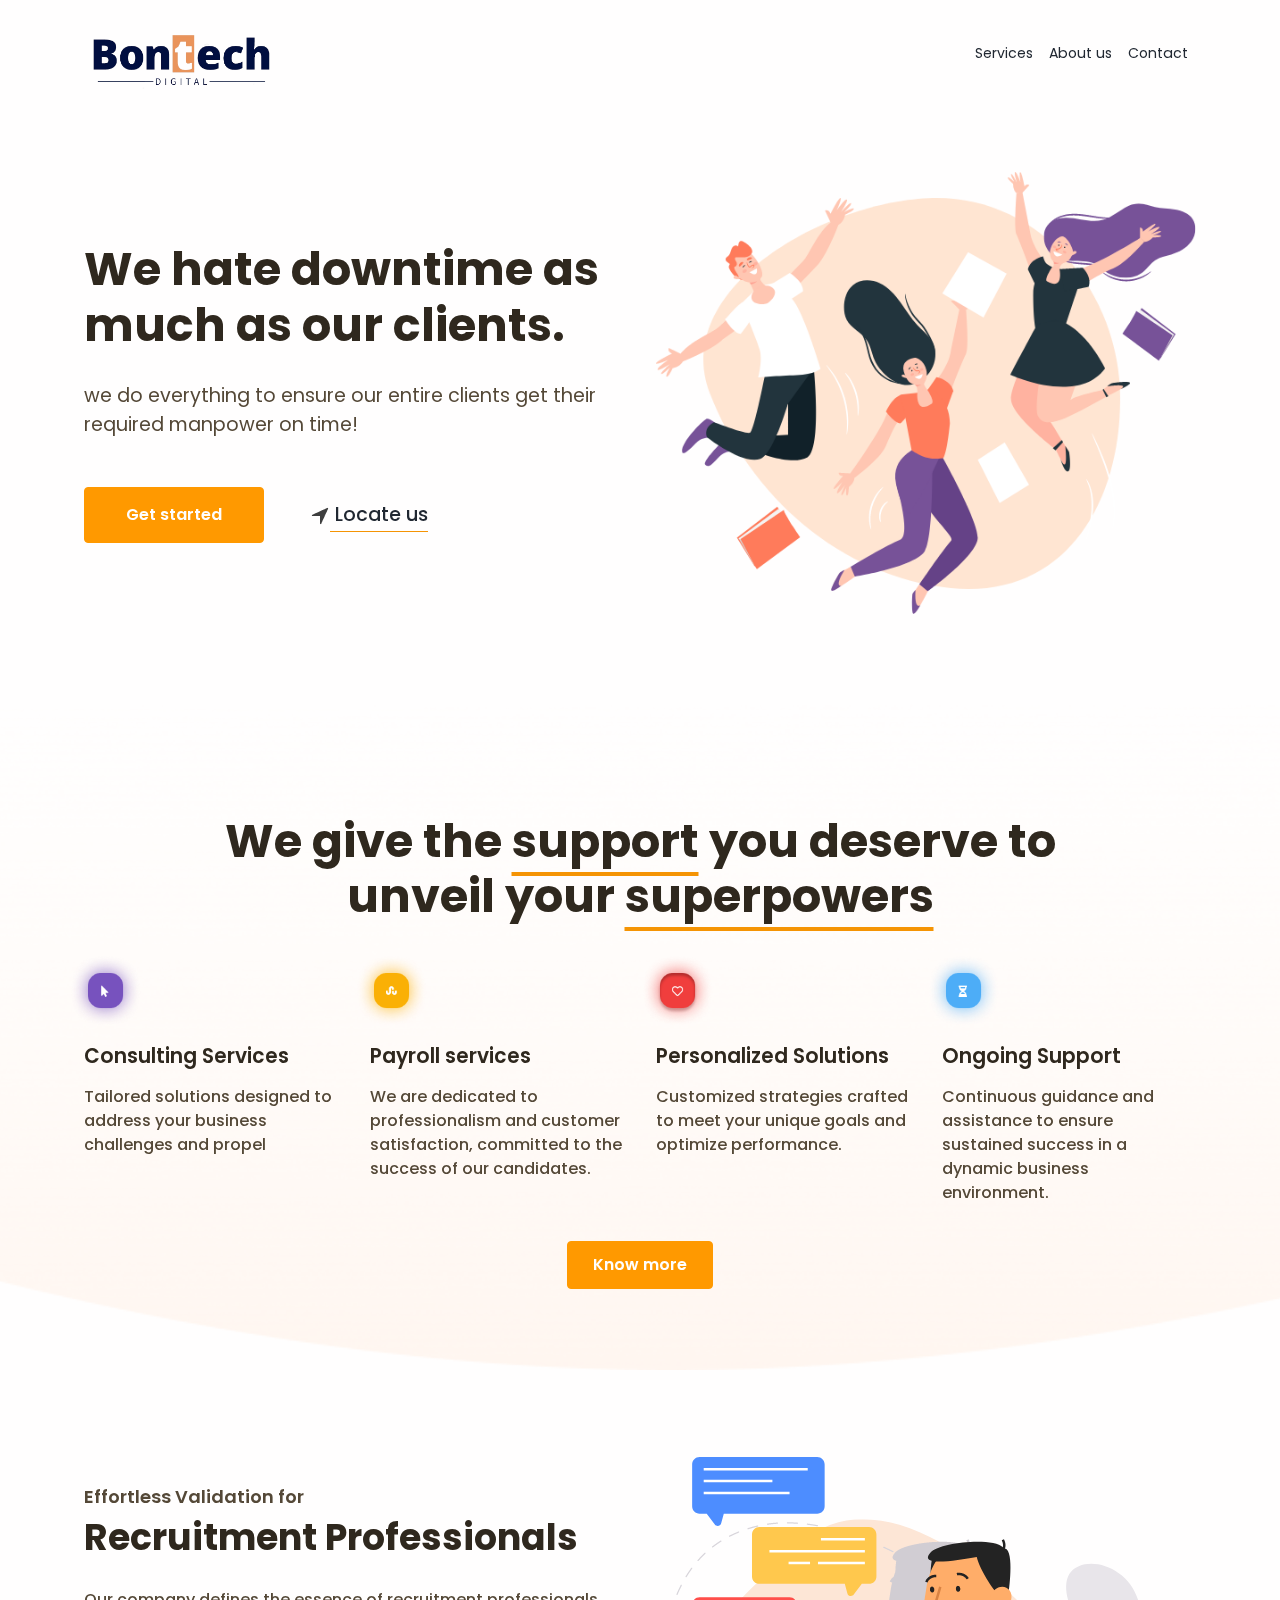
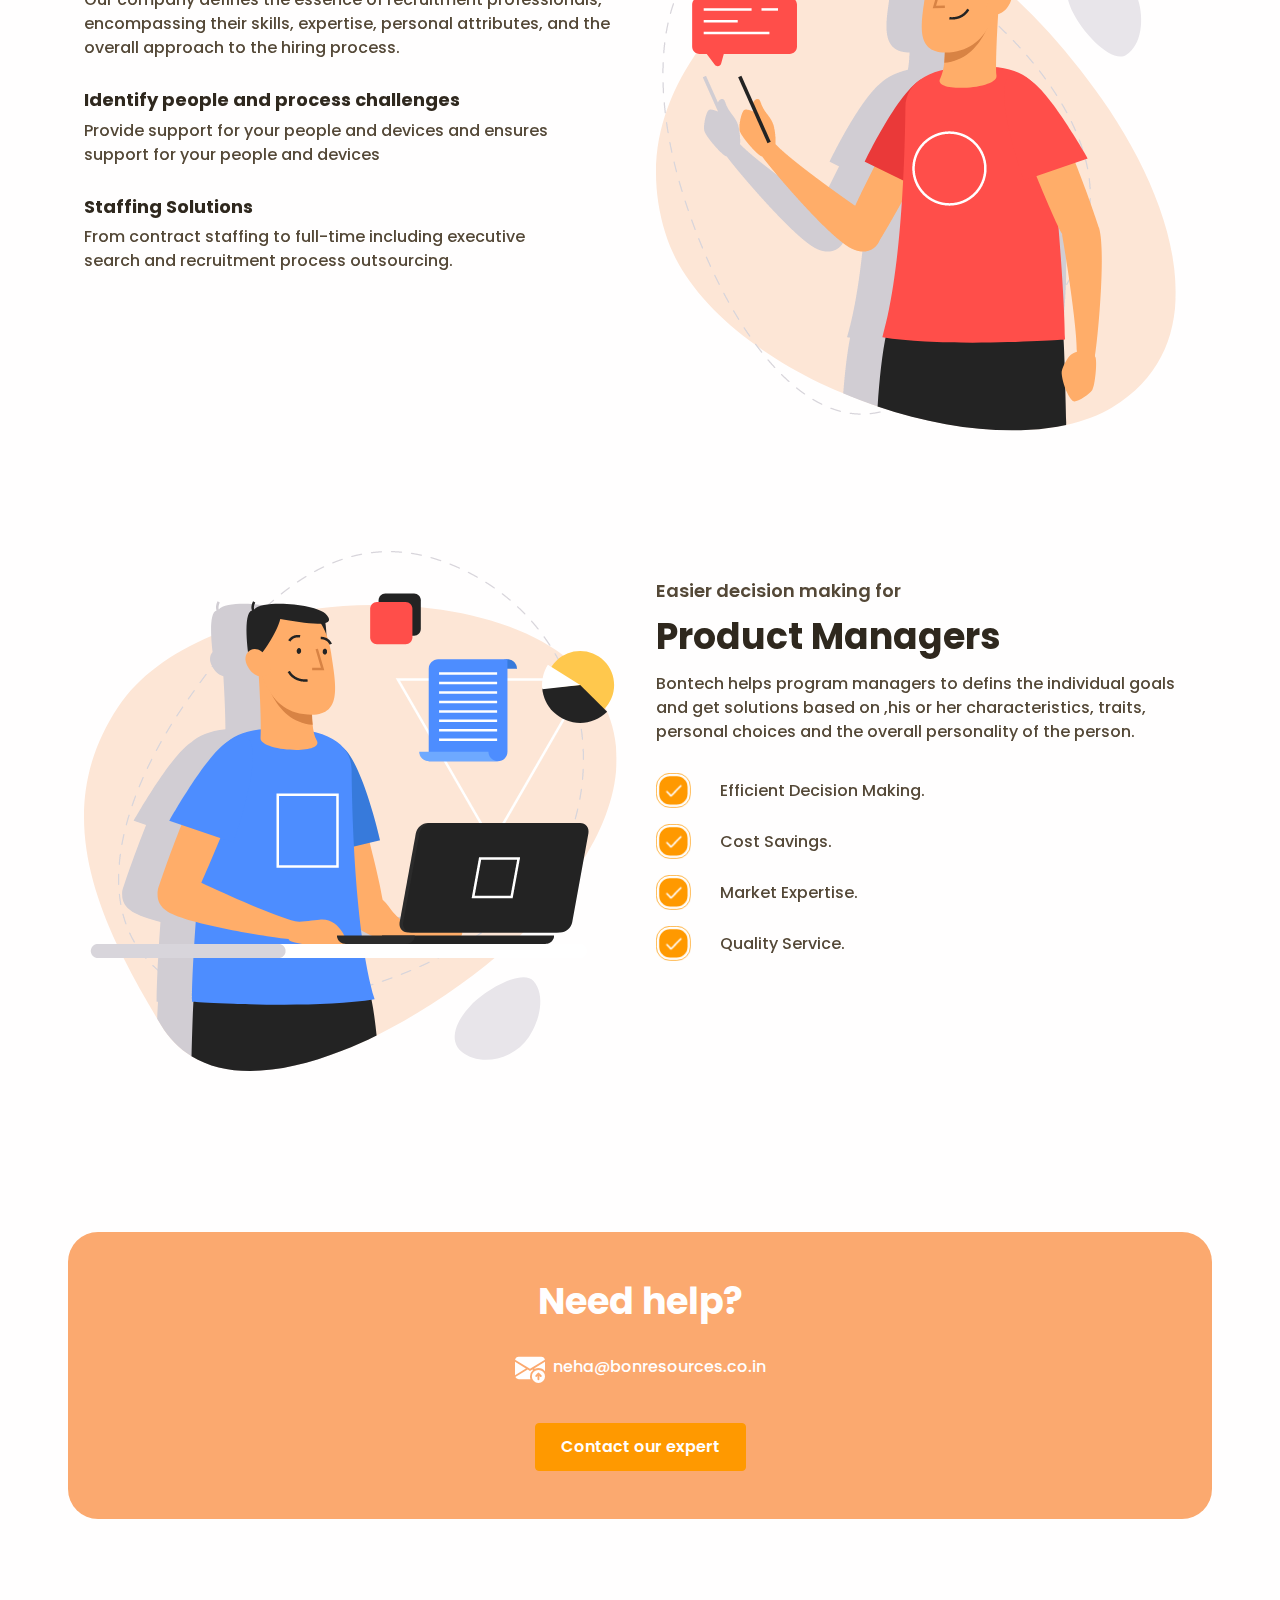
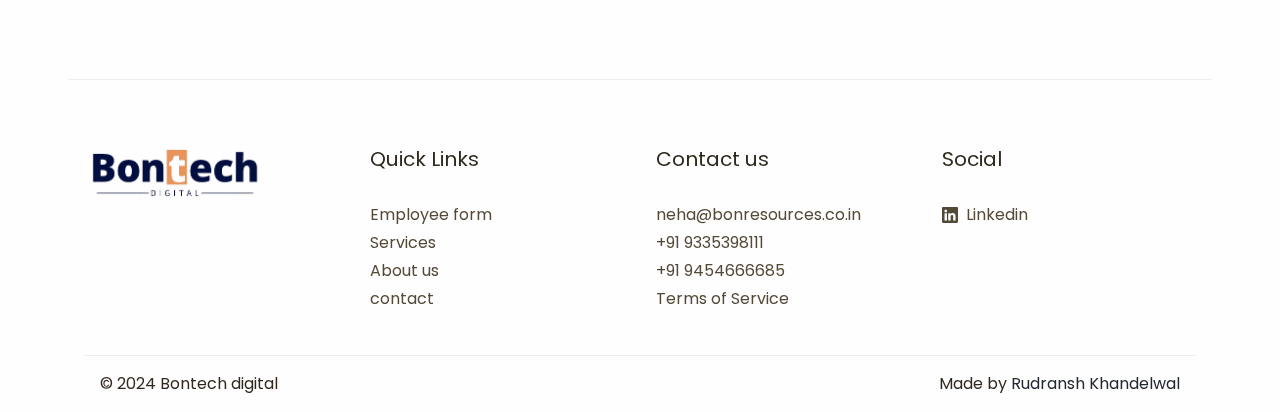
<file: public/index.html>
<!DOCTYPE html>
<html lang="en-US" dir="ltr">

  <head>
    <meta charset="utf-8">
    <meta http-equiv="X-UA-Compatible" content="IE=edge">
    <meta name="viewport" content="width=device-width, initial-scale=1">


    <!-- ===============================================-->
    <!--    Document Title-->
    <!-- ===============================================-->
    <title>Bontech | Home</title>


    <!-- ===============================================-->
    <!--    Favicons-->
    <!-- ===============================================-->
    <link rel="apple-touch-icon" sizes="180x180" href="assets/img/favicons/apple-touch-icon.png">
    <link rel="icon" type="image/png" sizes="32x32" href="assets/img/favicons/favicon-32x32.png">
    <link rel="icon" type="image/png" sizes="16x16" href="assets/img/favicons/favicon-16x16.png">
    <link rel="shortcut icon" type="image/x-icon" href="assets/img/favicons/favicon.png">
    <link rel="manifest" href="assets/img/favicons/manifest.json">
    <meta name="msapplication-TileImage" content="assets/img/favicons/mstile-150x150.png">
    <meta name="theme-color" content="#ffffff">


    <!-- ===============================================-->
    <!--    Stylesheets-->
    <!-- ===============================================-->
    <link href="assets/css/theme.css" rel="stylesheet" />

  </head>


  <body>

    <!-- ===============================================-->
    <!--    Main Content-->
    <!-- ===============================================-->
    <main class="main" id="top">
      <nav class="navbar navbar-expand-lg navbar-light sticky-top" data-navbar-on-scroll="data-navbar-on-scroll">
        <div class="container"><a style="margin-top: 10px;" class="navbar-brand" href="index.html"><img src="assets/img/logo.png" height="60" alt="logo" /></a>
          <button class="navbar-toggler" type="button" data-bs-toggle="collapse" data-bs-target="#navbarSupportedContent" aria-controls="navbarSupportedContent" aria-expanded="false" aria-label="Toggle navigation"><span class="navbar-toggler-icon"> </span></button>
          <div class="collapse navbar-collapse border-top border-lg-0 mt-4 mt-lg-0" id="navbarSupportedContent">
            <ul class="navbar-nav ms-auto">
              <li class="nav-item"><a class="nav-link" aria-current="page" href="services.html">Services</a></li>
              <li class="nav-item"><a class="nav-link" aria-current="page" href="about.html">About us</a></li>
              <li class="nav-item"><a class="nav-link" aria-current="page" href="#contact"> Contact  </a></li>
            </ul>
          </div>
        </div>
      </nav>
      <section class="pt-7">
        <div class="container">
          <div class="row align-items-center">
            <div class="col-md-6 text-md-start text-center py-6">
              <h1 class="mb-4 fs-9 fw-bold">We hate downtime
                as much as our clients.</h1>
              <p class="mb-6 lead text-secondary">we do everything  to ensure our entire clients get their required manpower on time!</p>
              <div class="text-center text-md-start flex flex-col text-center" style="display: inline-block;">
                <a class="btn btn-warning me-3 btn-lg" href="#feature" role="button">Get started</a>
                <div class="" style="display: inline-block;">
                  <a style=" font-size: larger; color: #212832 !important;" class="btn highlight fw-medium" href="#!"> <span style="text-decoration: underline; text-decoration-color: #F59404; text-underline-offset: 10px;"> <span><img src="./assets/img/icons/icon_navigate.png" alt=""></span> Locate us </span></a>
                  
                </div>
                
              </div>
            </div>
            <div class="col-md-6 text-end"><img class="pt-7 pt-md-0 img-fluid" src="assets/img/hero/hero-img.png" alt="" /></div>
          </div>
        </div>
      </section>


      <!-- ============================================-->
      <!-- <section> begin ============================-->
      <section class="pt-5 pt-md-9 mb-6" id="feature">

        <div class="bg-holder z-index--1 bottom-0 d-none d-lg-block" style="background-image:url(assets/img/category/shape.png);opacity:.5;">
        </div>
        <!--/.bg-holder-->

        <div class="container">
          <h1 class="fs-9 fw-bold mb-4 text-center"> We give the <span class="" style=" text-decoration: underline; text-decoration-color: #F59404; text-underline-offset: 15px;"> support</span> you deserve to <br class="d-none d-xl-block" />unveil your <span style="text-decoration: underline; text-decoration-color: #F59404; text-underline-offset: 15px; " >superpowers</span></h1>
          <div class="row">
            <div class="col-lg-3 col-sm-6 mb-2"> <img class="mb-3 ms-n3" src="assets/img/category/icon1.png" width="75" alt="Feature" />
              <h4 class="mb-3">Consulting Services</h4>
              <p class="mb-0 fw-medium text-secondary">Tailored solutions designed to address your business challenges and propel</p>
            </div>
            <div class="col-lg-3 col-sm-6 mb-2"> <img class="mb-3 ms-n3" src="assets/img/category/icon2.png" width="75" alt="Feature" />
              <h4 class="mb-3">Payroll services</h4>
              <p class="mb-0 fw-medium text-secondary">We are dedicated to professionalism and customer satisfaction, committed to the success of our candidates.</p>
            </div>
            <div class="col-lg-3 col-sm-6 mb-2"> <img class="mb-3 ms-n3" src="assets/img/category/icon3.png" width="75" alt="Feature" />
              <h4 class="mb-3">Personalized Solutions</h4>
              <p class="mb-0 fw-medium text-secondary">Customized strategies crafted to meet your unique goals and optimize performance.</p>
            </div>
            <div class="col-lg-3 col-sm-6 mb-2"> <img class="mb-3 ms-n3" src="assets/img/category/icon4.png" width="75" alt="Feature" />
              <h4 class="mb-3">Ongoing Support</h4>
              <p class="mb-0 fw-medium text-secondary">Continuous guidance and assistance to ensure sustained success in a dynamic business environment.</p>
            </div>
          </div>
          <div class="text-center mt-4"><a class="btn btn-warning" href="services.html" role="button">Know more</a></div>
        </div><!-- end of .container-->

      </section>
      <!-- <section> close ============================-->
      <!-- ============================================-->




      <!-- ============================================-->
      <!-- <section> begin ============================-->
      <section class="pt-5" id="validation">

        <div class="container">
          <div class="row">
            <div class="col-lg-6">
              <h5  class="text-secondary mt-4">Effortless Validation for</h5>
              <h2 class="mb-2 fs-7 fw-bold">Recruitment Professionals</h2>
              <p class="mb-4 fw-medium text-secondary mt-4">
                Our company defines the essence of recruitment professionals, encompassing their skills, expertise, personal attributes, and the overall approach to the hiring process.
              <h4 class="fs-1 fw-bold">Identify people and process challenges</h4>
              <p class="mb-4 fw-medium text-secondary">Provide support for your people and devices and ensures <br> support for your people and devices</p>
              <h4 class="fs-1 fw-bold">Staffing Solutions</h4>
              <p class="mb-4 fw-medium text-secondary">From contract staffing to full-time including executive <br> search and recruitment process outsourcing.</p>
              <!-- <h4 class="fs-1 fw-bold">Custom Design designers</h4>
              <p class="mb-4 fw-medium text-secondary">If you are looking for a new way to promote your business<br />that won't cost you more money,</p> -->
            </div>
            <div class="col-lg-6"><img class="img-fluid" src="assets/img/validation/validation.png" alt="" /></div>
          </div>
        </div><!-- end of .container-->

      </section>
      <!-- <section> close ============================-->
      <!-- ============================================-->




      <!-- ============================================-->
      <!-- <section> begin ============================-->
      <section class="pt-5" id="manager">

        <div class="container">
          <div class="row">
            <div class="col-lg-6"><img class="img-fluid" src="assets/img/manager/manager.png" alt="" /></div>
            <div class="col-lg-6">
              <h5 class="text-secondary mt-4">Easier decision making for</h5>
              <p class="fs-7 fw-bold mb-2">Product Managers</p>
              <p class="mb-4 fw-medium text-secondary">
                Bontech helps program managers to  defins the individual goals and get solutions based on ,his or her
                characteristics, traits, personal choices and the overall personality of the person.
              </p>
              <div class="d-flex align-items-center mb-3"> <img class="me-sm-4 me-2" src="assets/img/manager/tick.png" width="35" alt="tick" />
                <p class="fw-medium mb-0 text-secondary">Efficient Decision Making.</p>
              </div>
              <div class="d-flex align-items-center mb-3"> <img class="me-sm-4 me-2" src="assets/img/manager/tick.png" width="35" alt="tick" />
                <p class="fw-medium mb-0 text-secondary">Cost Savings.</p>
              </div>
              <div class="d-flex align-items-center mb-3"><img class="me-sm-4 me-2" src="assets/img/manager/tick.png" width="35" alt="tick" />
                <p class="fw-medium mb-0 text-secondary"> Market Expertise.</p>
              </div>
              <div class="d-flex align-items-center mb-3"><img class="me-sm-4 me-2" src="assets/img/manager/tick.png" width="35" alt="tick" />
                <p class="fw-medium mb-0 text-secondary"> Quality Service.</p>
              </div>
            </div>
          </div>
        </div><!-- end of .container-->

      </section>
      <!-- <section> close ============================-->
      <!-- ============================================-->




      <!-- ============================================-->
      <!-- <section> begin ============================-->
      <!-- <section class="pt-5" id="marketer">

        <div class="container">
          <div class="row">
            <div class="col-lg-6">
              <h5 class="text-secondary">Optimisation for</h5>
              <p class="mb-2 fs-8 fw-bold">Marketers</p>
              <p class="mb-4 fw-medium text-secondary">Few would argue that, despite the advancements of<br />feminism over the past three decades, women still face a<br />double standard when it comes to their behavior.</p>
              <h4 class="fw-bold fs-1">Accessory makers</h4>
              <p class="mb-4 fw-medium text-secondary">While most people enjoy casino gambling, sports betting,<br />lottery and bingo playing for the fun</p>
              <h4 class="fw-bold fs-1">Alterationists</h4>
              <p class="mb-4 fw-medium text-secondary">If you are looking for a new way to promote your business<br />that won't cost you money,</p>
              <h4 class="fw-bold fs-1">Custom Design designers</h4>
              <p class="mb-4 fw-medium text-secondary">If you are looking for a new way to promote your business<br />that won't cost you more money,</p>
            </div>
            <div class="col-lg-6"><img class="img-fluid" src="assets/img/marketer/marketer.png" alt="" /></div>
          </div>
        </div>

      </section> -->
      <!-- <section> close ============================-->
      <!-- ============================================-->




      <!-- ============================================-->
      <!-- <section> begin ============================-->
      <!-- <section class="py-md-11 py-8" id="superhero">

        <div class="bg-holder z-index--1 bottom-0 d-none d-lg-block background-position-top" style="background-image:url(assets/img/superhero/oval.png);opacity:.5; background-position: top !important ;">
        </div>
      

        <div class="container">
          <div class="row justify-content-center">
            <div class="col-lg-6 text-center">
              <h1 class="fw-bold mb-4 fs-7">Need a super hero?</h1>
              <p class="mb-5 text-info fw-medium">Do you require some help for your project: Conception workshop,<br />prototyping, marketing strategy, landing page, Ux/UI?</p>
              <button class="btn btn-warning btn-md">Contact our expert</button>
            </div>
          </div>
        </div>

      </section> -->

      <section id="contact" >
          <div class="container   " style="background-color: #FBA96F; border-radius: 30px;">
            <div class="row justify-content-center " style=" border-radius: 30px;">
              <div class="col-lg-6 py-6 text-white text-center" style="color: white !important; border-radius: 30px;">
                <h1 class="fw-bold text-white mb-4 fs-7">Need help?</h1>
                <p class="mb-5 text-info text-white fw-medium">
                  <svg xmlns="http://www.w3.org/2000/svg" width="30" height="30" fill="currentColor" class="bi bi-envelope-arrow-up-fill" viewBox="0 0 16 16">
                      <path d="M.05 3.555A2 2 0 0 1 2 2h12a2 2 0 0 1 1.95 1.555L8 8.414zM0 4.697v7.104l5.803-3.558zm.192 8.159 6.57-4.027L8 9.586l1.239-.757.367.225A4.49 4.49 0 0 0 8 12.5c0 .526.09 1.03.256 1.5H2a2 2 0 0 1-1.808-1.144M16 4.697v4.974A4.5 4.5 0 0 0 12.5 8a4.5 4.5 0 0 0-1.965.45l-.338-.207z"/>
                      <path d="M12.5 16a3.5 3.5 0 1 0 0-7 3.5 3.5 0 0 0 0 7m.354-5.354 1.25 1.25a.5.5 0 0 1-.708.708L13 12.207V14a.5.5 0 0 1-1 0v-1.717l-.28.305a.5.5 0 0 1-.737-.676l1.149-1.25a.5.5 0 0 1 .722-.016"/>
                  </svg> 
                  <a class="text-decoration-none ps-1" style="color: white !important;" href="mailto:neha@bonresources.co.in">neha@bonresources.co.in</a>
              </p>
            
                <a href="https://forms.gle/KFtA8pTyfgvJimSC9"><button class="btn btn-warning btn-md" >Contact our expert</button></a>
                
              </div>
            </div>
          </div>
      </section>


      <!-- <section class="pt-5" id="marketing">

        <div class="container">
          <h1 class="fw-bold fs-6 mb-3">Marketing Strategies</h1>
          <p class="mb-6 text-secondary">Join 40,000+ other marketers and get proven strategies on email marketing</p>
          <div class="row">
            <div class="col-md-4 mb-4">
              <div class="card"><img class="card-img-top" src="assets/img/marketing/marketing01.png" alt="" />
                <div class="card-body ps-0">
                  <p class="text-secondary">By <a class="fw-bold text-decoration-none me-1" href="#">Abdullah</a>|<span class="ms-1">03 March 2019</span></p>
                  <h3 class="fw-bold">Increasing Prosperity With Positive Thinking</h3>
                </div>
              </div>
            </div>
            <div class="col-md-4 mb-4">
              <div class="card"><img class="card-img-top" src="assets/img/marketing/marketing02.png" alt="" />
                <div class="card-body ps-0">
                  <p class="text-secondary">By <a class="fw-bold text-decoration-none me-1" href="#">Abdullah</a>|<span class="ms-1">03 March 2019</span></p>
                  <h3 class="fw-bold">Motivation Is The First Step To Success</h3>
                </div>
              </div>
            </div>
            <div class="col-md-4 mb-4">
              <div class="card"><img class="card-img-top" src="assets/img/marketing/marketing03.png" alt="" />
                <div class="card-body ps-0">
                  <p class="text-secondary">By <a class="fw-bold text-decoration-none me-1" href="#">Abdullah</a>|<span class="ms-1">03 March 2019</span></p>
                  <h3 class="fw-bold">Success Steps For Your Personal Or Business Life</h3>
                </div>
              </div>
            </div>
          </div>
        </div> -->

      </section>
      <!-- <section> close ============================-->
      <!-- ============================================-->




      <!-- ============================================-->
      <!-- <section> begin ============================-->
      <section class="pb-2 pb-lg-5">

        <div class="container">
          <div class="row border-top border-top-secondary pt-7">
            <div class="col-lg-3 col-md-6 mb-4 mb-md-6 mb-lg-0 mb-sm-2 order-1 order-md-1 order-lg-1"><img class="mb-4" src="assets/img/logo.png" width="184" alt="" /></div>
            <div class="col-lg-3 col-md-6 mb-4 mb-lg-0 order-3 order-md-3 order-lg-2">
              <p class="fs-2 mb-lg-4">Quick Links</p>
              <ul class="list-unstyled mb-0">
                <li class="mb-1"><a class="link-900 text-secondary text-decoration-none" href="#!">Employee form</a></li>
                <li class="mb-1"><a class="link-900 text-secondary text-decoration-none" href="services.html">Services</a></li>
                <li class="mb-1"><a class="link-900 text-secondary text-decoration-none" href="about.html">About us</a></li>
                <li class="mb-1"><a class="link-900 text-secondary text-decoration-none" href="#contact">contact</a></li>
              </ul>
            </div>
            <div class="col-lg-3 col-md-6 mb-4 mb-lg-0 order-4 order-md-4 order-lg-3">
              <p class="fs-2 mb-lg-4">Contact us </p>
              <ul class="list-unstyled mb-0">
                <li class="mb-1"><a class="link-900 text-secondary text-decoration-none" href="#!">neha@bonresources.co.in</a></li>
                <li class="mb-1"><a class="link-900 text-secondary text-decoration-none" href="#!">+91 9335398111 </a></li>
                <li class="mb-1"><a class="link-900 text-secondary text-decoration-none" href="#!">+91 9454666685</a></li>
                <li class="mb-1"><a class="link-900 text-secondary text-decoration-none" href="#!">Terms of Service</a></li>
              </ul>
            </div>
            <div class="col-lg-3 col-md-6 mb-4 mb-lg-0 order-4 order-md-4 order-lg-3">
              <p class="fs-2 mb-lg-4">Social </p>
              <ul class="list-unstyled mb-0">
                <li class="mb-1 ">
                  <a class="link-900 text-secondary text-decoration-none d-flex align-items-center" href="#!">
                  <svg xmlns="http://www.w3.org/2000/svg" width="16" height="16" fill="currentColor" class="bi bi-linkedin" viewBox="0 0 16 16">
                    <path d="M0 1.146C0 .513.526 0 1.175 0h13.65C15.474 0 16 .513 16 1.146v13.708c0 .633-.526 1.146-1.175 1.146H1.175C.526 16 0 15.487 0 14.854zm4.943 12.248V6.169H2.542v7.225zm-1.2-8.212c.837 0 1.358-.554 1.358-1.248-.015-.709-.52-1.248-1.342-1.248S2.4 3.226 2.4 3.934c0 .694.521 1.248 1.327 1.248zm4.908 8.212V9.359c0-.216.016-.432.08-.586.173-.431.568-.878 1.232-.878.869 0 1.216.662 1.216 1.634v3.865h2.401V9.25c0-2.22-1.184-3.252-2.764-3.252-1.274 0-1.845.7-2.165 1.193v.025h-.016l.016-.025V6.169h-2.4c.03.678 0 7.225 0 7.225z"/>
                  </svg> <span class="ms-2">Linkedin</span>
                </a>
              </li>
              </ul>
            </div>
        </div><!-- end of .container-->

      </section>
     

      <section class="text-center py-0">

        <div class="container">
          <div class="container border-top py-3">
            <div class="row justify-content-between">
              <div class="col-12 col-md-auto mb-1 mb-md-0">
                <p class="mb-0">&copy; 2024 Bontech digital </p>
              </div>
              <div class="col-12 col-md-auto">
                <p class="mb-0">
                  Made by<a class="text-decoration-none ms-1" href="https://www.linkedin.com/in/rudransh-khandelwal/" target="_blank">Rudransh Khandelwal</a></p>
              </div>
            </div>
          </div>
        </div><!-- end of .container-->

      </section>
      <!-- <section> close ============================-->
      <!-- ============================================-->


    </main>
    <!-- ===============================================-->
    <!--    End of Main Content-->
    <!-- ===============================================-->



    <!-- ===============================================-->
    <!--    JavaScripts-->
    <!-- ===============================================-->
    <script src="vendors/@popperjs/popper.min.js"></script>
    <script src="vendors/bootstrap/bootstrap.min.js"></script>
    <script src="vendors/is/is.min.js"></script>
    <script src="https://polyfill.io/v3/polyfill.min.js?features=window.scroll"></script>
    <script src="vendors/fontawesome/all.min.js"></script>
    <script src="assets/js/theme.js"></script>

    <link href="https://fonts.googleapis.com/css2?family=Poppins:wght@400;500;600;700&amp;family=Volkhov:wght@700&amp;display=swap" rel="stylesheet">
  </body>

</html>
</file>
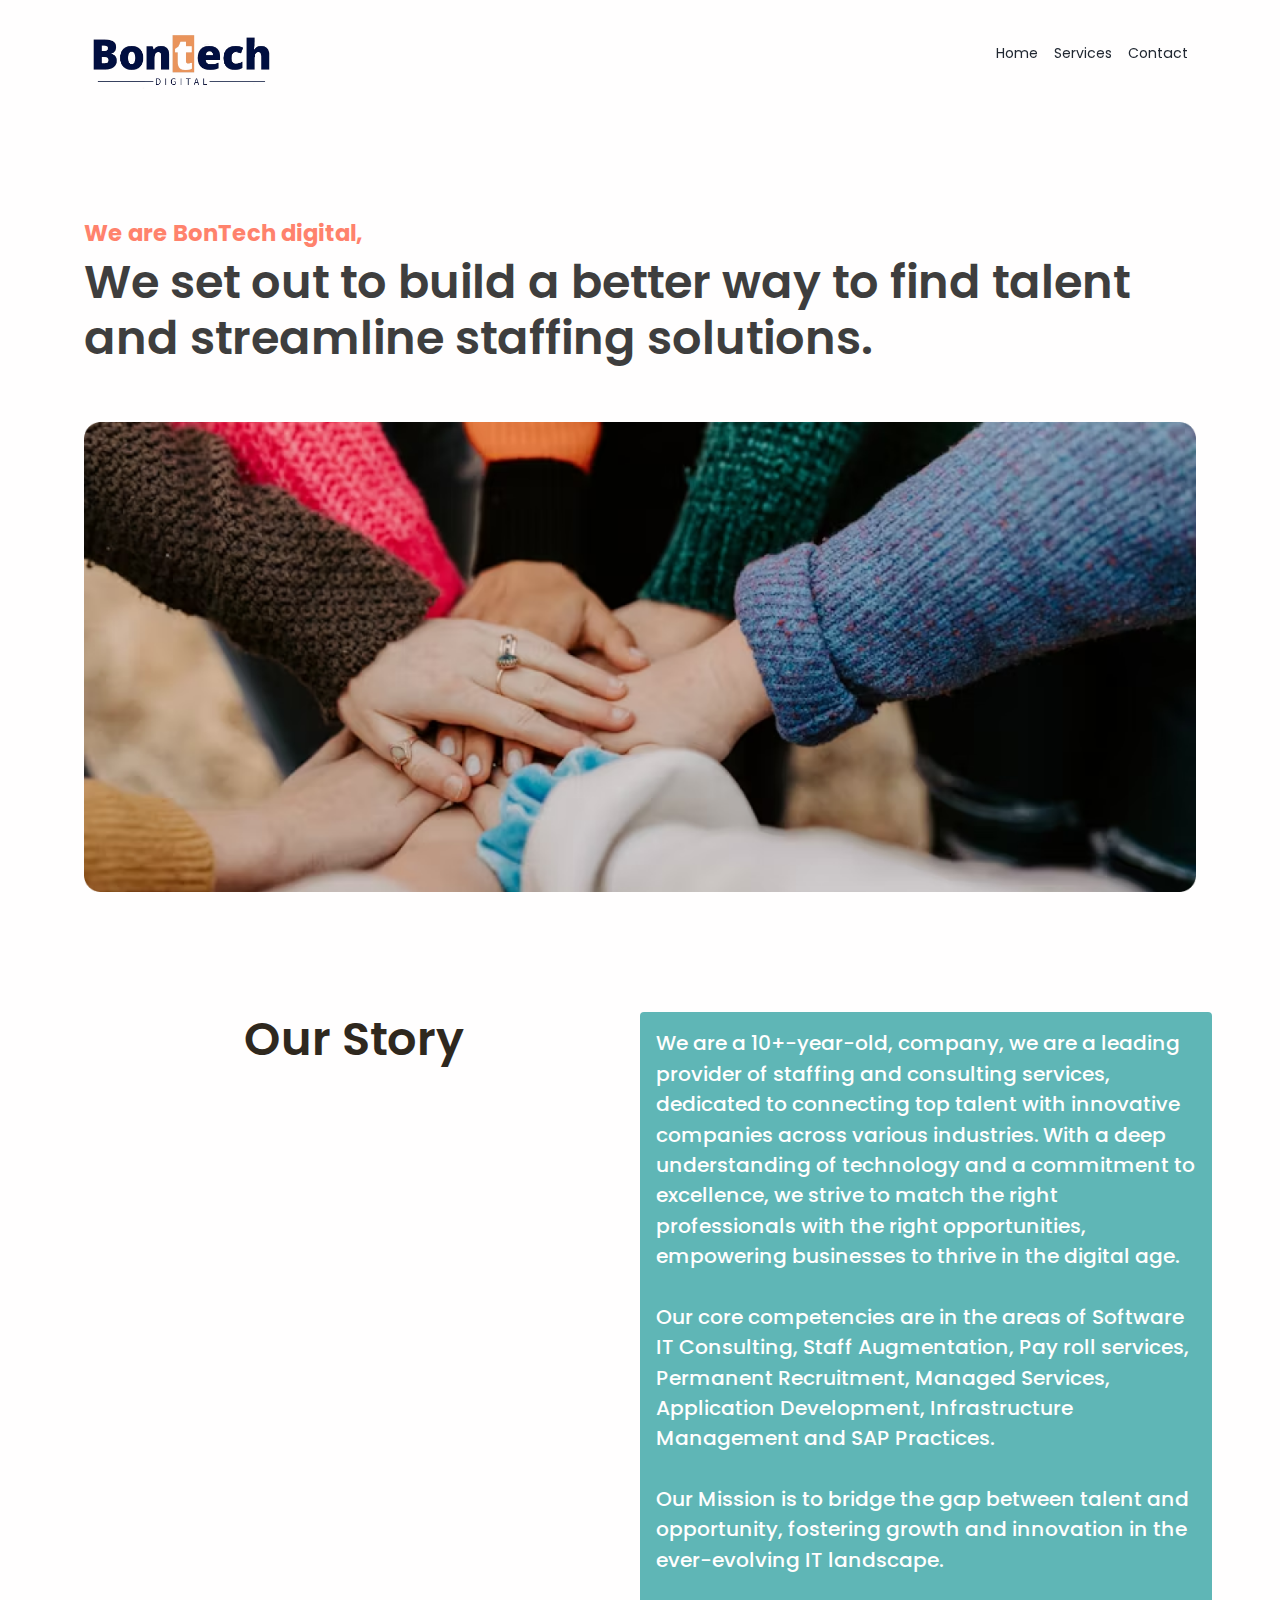
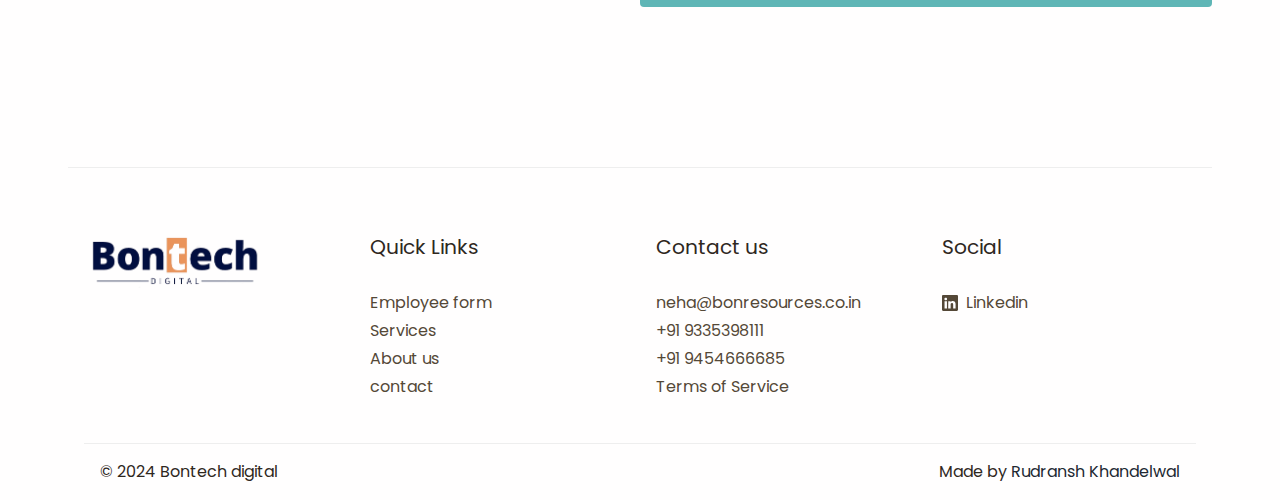
<file: public/about.html>
<!DOCTYPE html>
<html lang="en-US" dir="ltr">

  <head>
    <meta charset="utf-8">
    <meta http-equiv="X-UA-Compatible" content="IE=edge">
    <meta name="viewport" content="width=device-width, initial-scale=1">



    <title>Bontech | About</title>



    <link rel="apple-touch-icon" sizes="180x180" href="assets/img/favicons/apple-touch-icon.png">
    <link rel="icon" type="image/png" sizes="32x32" href="assets/img/favicons/favicon-32x32.png">
    <link rel="icon" type="image/png" sizes="16x16" href="assets/img/favicons/favicon-16x16.png">
    <link rel="shortcut icon" type="image/x-icon" href="assets/img/favicons/favicon-16x16.png">
    <link rel="manifest" href="assets/img/favicons/manifest.json">
    <meta name="msapplication-TileImage" content="assets/img/favicons/mstile-150x150.png">
    <meta name="theme-color" content="#ffffff">


    <link href="assets/css/theme.css" rel="stylesheet" />

  </head>


  <body>

  
    <main class="main" id="top">
      <nav class="navbar navbar-expand-lg navbar-light sticky-top" data-navbar-on-scroll="data-navbar-on-scroll">
        <div class="container"><a style="margin-top: 10px;" class="navbar-brand" href="index.html"><img src="assets/img/logo.png" height="60" alt="logo" /></a>
          <button class="navbar-toggler" type="button" data-bs-toggle="collapse" data-bs-target="#navbarSupportedContent" aria-controls="navbarSupportedContent" aria-expanded="false" aria-label="Toggle navigation"><span class="navbar-toggler-icon"> </span></button>
          <div class="collapse navbar-collapse border-top border-lg-0 mt-4 mt-lg-0" id="navbarSupportedContent">
            <ul class="navbar-nav ms-auto">
              <li class="nav-item"><a class="nav-link" aria-current="page" href="index.html">Home</a></li>
              <li class="nav-item"><a class="nav-link" aria-current="page" href="services.html">Services</a></li>
              <li class="nav-item"><a class="nav-link" aria-current="page" href="index.html#contact"> Contact  </a></li>
            </ul>
          </div>
        </div>
      </nav>


      <section class="pt-7">
        <div class="container">
          <div class="row align-items-center ">

            <div class="col-md-12 text-md-start text-center py-6 ">
              <h4 style="color: #FF826C;" class="mb-2 fs-3 fw-bold">  We are BonTech digital, </h4>
              <h1 style="color: #3E3E3E;" class="mb-2 fs-9">  We set out to build a better way to find talent and streamline staffing solutions. </h1>
              </div>
            
              <div class="flex">
                 <img class="img-fluid" src="./assets/img/about_us/about_us_hero.png" alt="">
              </div>

            </div>
          </div>
        </div>
      </section>


      
      <section class="pt-5" id="validation">

        <div class="container">
          <div class="row d-flex">
            <div class="col-lg-6 text-center align-item-center justify-content-center">
              <h2  class="fs-9 justify-content-center align-items-center mb-6 ">Our Story</h2>
            </div>

            <div style="background-color: #5FB6B6;" class="col-lg-6  rounded">
                
                <p class="fs-2 py-3 text-white fw-medium">
                    We are a 10+-year-old, company, we are a leading provider of staffing and consulting services, dedicated to connecting top talent with innovative companies across various industries. With a deep understanding of technology and a commitment to excellence, we strive to match the right professionals with the right opportunities, empowering businesses to thrive in the digital age.
                    <br>
                    <br>
                    Our core competencies are in the areas of Software IT Consulting, Staff Augmentation, Pay roll services, Permanent Recruitment, Managed Services, Application Development, Infrastructure Management and SAP Practices.
                    <br>
                    <br>
                    Our Mission is to bridge the gap between talent and opportunity, fostering growth and innovation in the ever-evolving IT landscape.

                </p>
        
            </div>
          </div>
        </div>

      </section>
      



      <section class="pb-2 pb-lg-5">

        <div class="container">
          <div class="row border-top border-top-secondary pt-7">
            <div class="col-lg-3 col-md-6 mb-4 mb-md-6 mb-lg-0 mb-sm-2 order-1 order-md-1 order-lg-1"><img class="mb-4" src="assets/img/logo.png" width="184" alt="" /></div>
            <div class="col-lg-3 col-md-6 mb-4 mb-lg-0 order-3 order-md-3 order-lg-2">
              <p class="fs-2 mb-lg-4">Quick Links</p>
              <ul class="list-unstyled mb-0">
                <li class="mb-1"><a class="link-900 text-secondary text-decoration-none" href="#!">Employee form</a></li>
                <li class="mb-1"><a class="link-900 text-secondary text-decoration-none" href="services.html">Services</a></li>
                <li class="mb-1"><a class="link-900 text-secondary text-decoration-none" href="about.html">About us</a></li>
                <li class="mb-1"><a class="link-900 text-secondary text-decoration-none" href="#contact">contact</a></li>
              </ul>
            </div>
            <div class="col-lg-3 col-md-6 mb-4 mb-lg-0 order-4 order-md-4 order-lg-3">
              <p class="fs-2 mb-lg-4">Contact us </p>
              <ul class="list-unstyled mb-0">
                <li class="mb-1"><a class="link-900 text-secondary text-decoration-none" href="#!">neha@bonresources.co.in</a></li>
                <li class="mb-1"><a class="link-900 text-secondary text-decoration-none" href="#!">+91 9335398111 </a></li>
                <li class="mb-1"><a class="link-900 text-secondary text-decoration-none" href="#!">+91 9454666685</a></li>
                <li class="mb-1"><a class="link-900 text-secondary text-decoration-none" href="#!">Terms of Service</a></li>
              </ul>
            </div>
            <div class="col-lg-3 col-md-6 mb-4 mb-lg-0 order-4 order-md-4 order-lg-3">
              <p class="fs-2 mb-lg-4">Social </p>
              <ul class="list-unstyled mb-0">
                <li class="mb-1 ">
                  <a class="link-900 text-secondary text-decoration-none d-flex align-items-center" href="#!">
                  <svg xmlns="http://www.w3.org/2000/svg" width="16" height="16" fill="currentColor" class="bi bi-linkedin" viewBox="0 0 16 16">
                    <path d="M0 1.146C0 .513.526 0 1.175 0h13.65C15.474 0 16 .513 16 1.146v13.708c0 .633-.526 1.146-1.175 1.146H1.175C.526 16 0 15.487 0 14.854zm4.943 12.248V6.169H2.542v7.225zm-1.2-8.212c.837 0 1.358-.554 1.358-1.248-.015-.709-.52-1.248-1.342-1.248S2.4 3.226 2.4 3.934c0 .694.521 1.248 1.327 1.248zm4.908 8.212V9.359c0-.216.016-.432.08-.586.173-.431.568-.878 1.232-.878.869 0 1.216.662 1.216 1.634v3.865h2.401V9.25c0-2.22-1.184-3.252-2.764-3.252-1.274 0-1.845.7-2.165 1.193v.025h-.016l.016-.025V6.169h-2.4c.03.678 0 7.225 0 7.225z"/>
                  </svg> <span class="ms-2">Linkedin</span>
                </a>
              </li>
              </ul>
            </div>
        </div><!-- end of .container-->

      </section>
     

      <section class="text-center py-0">

        <div class="container">
          <div class="container border-top py-3">
            <div class="row justify-content-between">
              <div class="col-12 col-md-auto mb-1 mb-md-0">
                <p class="mb-0">&copy; 2024 Bontech digital </p>
              </div>
              <div class="col-12 col-md-auto">
                <p class="mb-0">
                  Made by<a class="text-decoration-none ms-1" href="https://www.linkedin.com/in/rudransh-khandelwal/" target="_blank">Rudransh Khandelwal</a></p>
              </div>
            </div>
          </div>
        </div><!-- end of .container-->

      </section><!-- end of .container-->

      </section>
      <!-- <section> close ============================-->
      <!-- ============================================-->




      <!-- ============================================-->
      <!-- <section> begin ============================-->
      <!-- <section> close ============================-->
      <!-- ============================================-->


    </main>
    <!-- ===============================================-->
    <!--    End of Main Content-->
    <!-- ===============================================-->


    <!-- ===============================================-->
    <!--    JavaScripts-->
    <!-- ===============================================-->
    <script src="vendors/@popperjs/popper.min.js"></script>
    <script src="vendors/bootstrap/bootstrap.min.js"></script>
    <script src="vendors/is/is.min.js"></script>
    <script src="https://polyfill.io/v3/polyfill.min.js?features=window.scroll"></script>
    <script src="vendors/fontawesome/all.min.js"></script>
    <script src="assets/js/theme.js"></script>

    <link href="https://fonts.googleapis.com/css2?family=Poppins:wght@400;500;600;700&amp;family=Volkhov:wght@700&amp;display=swap" rel="stylesheet">
  </body>

</html>
</file>
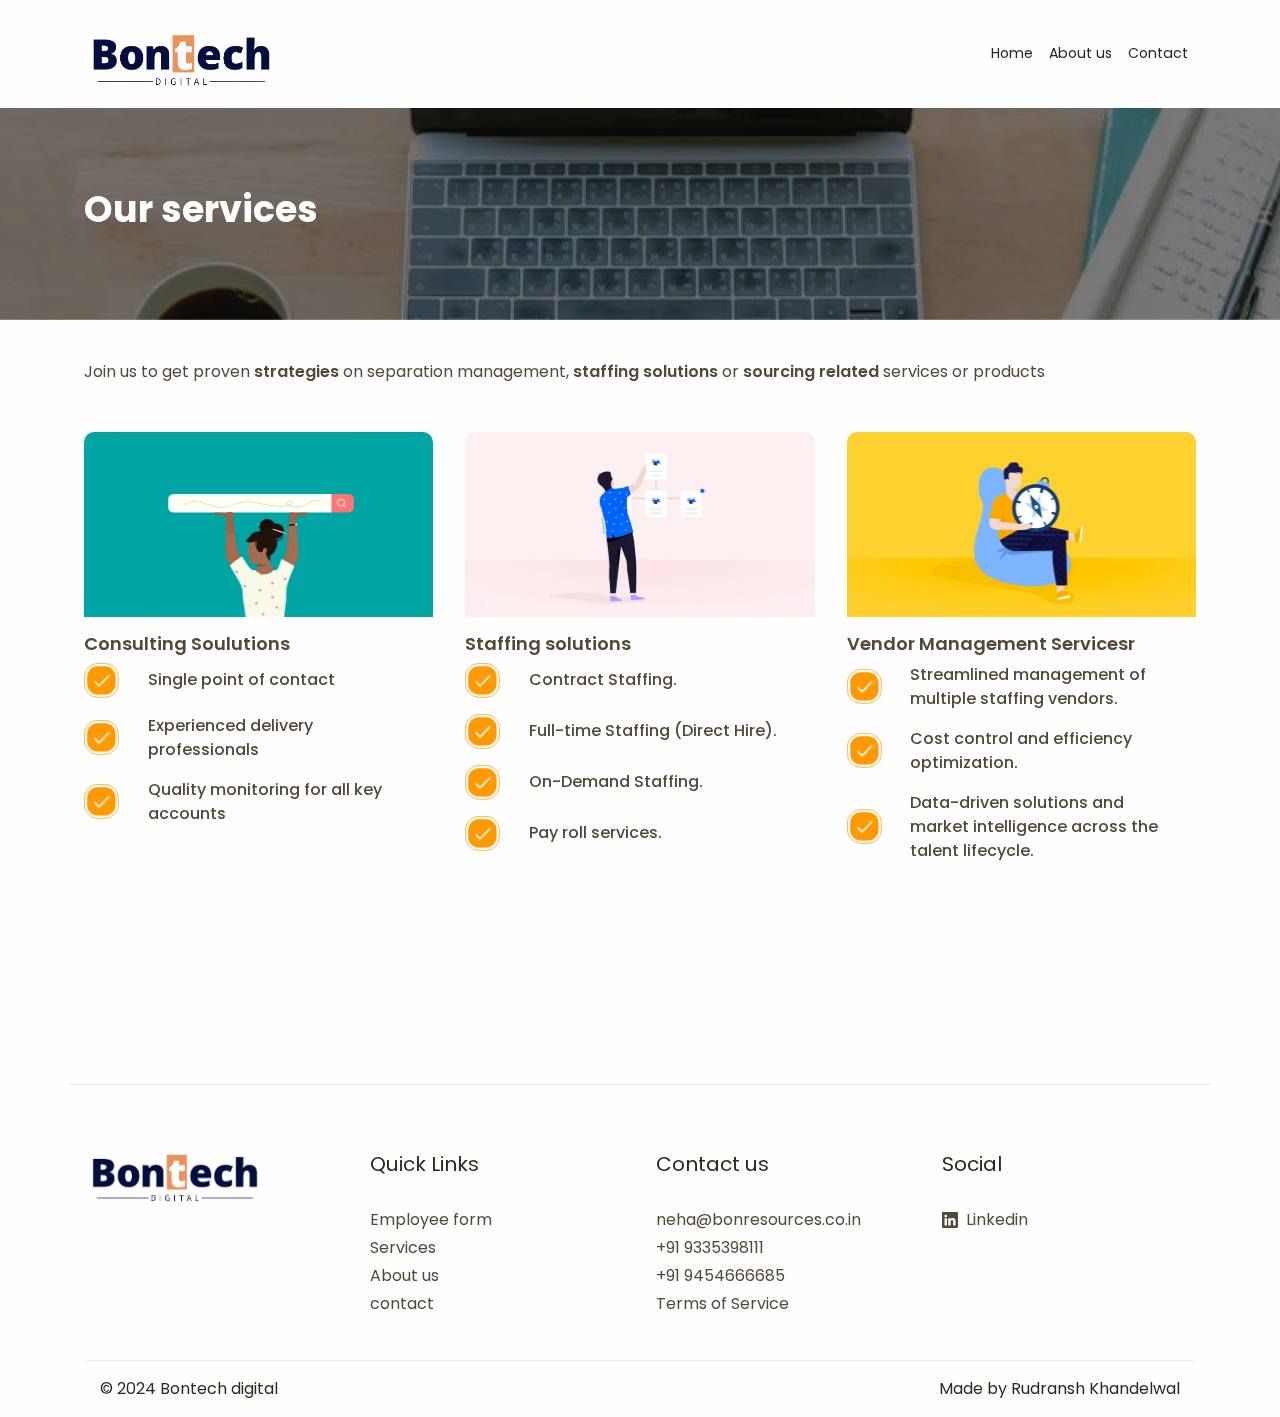
<file: public/services.html>
<!DOCTYPE html>
<html lang="en-US" dir="ltr">

  <head>
    <meta charset="utf-8">
    <meta http-equiv="X-UA-Compatible" content="IE=edge">
    <meta name="viewport" content="width=device-width, initial-scale=1">


    <!-- ===============================================-->
    <!--    Document Title-->
    <!-- ===============================================-->
    <title>Bontech | Services</title>


    <!-- ===============================================-->
    <!--    Favicons-->
    <!-- ===============================================-->
    <link rel="apple-touch-icon" sizes="180x180" href="assets/img/favicons/apple-touch-icon.png">
    <link rel="icon" type="image/png" sizes="32x32" href="assets/img/favicons/favicon-32x32.png">
    <link rel="icon" type="image/png" sizes="16x16" href="assets/img/favicons/favicon-16x16.png">
    <link rel="shortcut icon" type="image/x-icon" href="assets/img/favicons/favicon.png">
    <link rel="manifest" href="assets/img/favicons/manifest.json">
    <meta name="msapplication-TileImage" content="assets/img/favicons/mstile-150x150.png">
    <meta name="theme-color" content="#ffffff">


    <!-- ===============================================-->
    <!--    Stylesheets-->
    <!-- ===============================================-->
    <link href="assets/css/theme.css" rel="stylesheet" />

  </head>


  <body>

    <!-- ===============================================-->
    <!--    Main Content-->
    <!-- ===============================================-->
    <main class="main" id="top">
      <nav class="navbar navbar-expand-lg navbar-light sticky-top" data-navbar-on-scroll="data-navbar-on-scroll">
        <div class="container"><a style="margin-top: 10px;" class="navbar-brand" href="index.html"><img src="assets/img/logo.png" height="60" alt="logo" /></a>
          <button class="navbar-toggler" type="button" data-bs-toggle="collapse" data-bs-target="#navbarSupportedContent" aria-controls="navbarSupportedContent" aria-expanded="false" aria-label="Toggle navigation"><span class="navbar-toggler-icon"> </span></button>
          <div class="collapse navbar-collapse border-top border-lg-0 mt-4 mt-lg-0" id="navbarSupportedContent">
            <ul class="navbar-nav ms-auto">
              <!-- <li class="nav-item"><a class="nav-link" aria-current="page" href="#feature">Product</a></li>
              <li class="nav-item"><a class="nav-link" aria-current="page" href="#validation">Customers</a></li> -->
              <li class="nav-item"><a class="nav-link" aria-current="page" href="index.html">Home</a></li>
              <li class="nav-item"><a class="nav-link" aria-current="page" href="about.html">About us</a></li>
              <li class="nav-item"><a class="nav-link" aria-current="page" href="index.html#contact"> Contact  </a></li>
            </ul>
            <!-- <div class="d-flex ms-lg-4"><a class="btn btn-secondary-outline" href="#!">Sign In</a><a class="btn btn-warning ms-3" href="#!">Sign Up</a></div> -->
          </div>
        </div>
      </nav>



       
      <section>
        <div class="bg-holder z-index--1 bottom-0 d-none d-lg-block background-position-top" style="background-image:url('./assets/img/services/our_services_bg.png'); background-position: top !important ;">
        </div>
        <div class="container ">
          <div class="row justify-content-start align-items-center">
            <div class="col-lg-6  text-left">
              <h1  class="fw-bold  fs-7 custom-text">Our services</h1>
            </div>
          </div>
        </div>
     </section>


     <section class="pt-5" id="marketing">

        <div class="container">
          <p class="mb-6 text-secondary">Join us to get proven <strong>strategies</strong> on separation management, <strong>staffing solutions</strong> or <strong>sourcing related</strong> services or products  </p>
          <div class="row ">
            <div class="col-md-4 mb-4 ">
              <div class="card"><img class="card-img-top" src="assets/img/marketing/marketing01.png" alt="" />
                <div class="card-body ps-0 ">
                    <h5 class="text-secondary mb-2">Consulting Soulutions</h5>
                    <div class="d-flex align-items-center mb-3"> <img class="me-sm-4 me-2" src="assets/img/manager/tick.png" width="35" alt="tick" />
                        <p class="fw-medium mb-0 text-secondary">Single point of contact</p>
                      </div>
                      <div class="d-flex align-items-center mb-3"> <img class="me-sm-4 me-2" src="assets/img/manager/tick.png" width="35" alt="tick" />
                        <p class="fw-medium mb-0 text-secondary">Experienced delivery professionals</p>
                      </div>
                      <div class="d-flex align-items-center mb-3"> <img class="me-sm-4 me-2" src="assets/img/manager/tick.png" width="35" alt="tick" />
                        <p class="fw-medium mb-0 text-secondary">Quality monitoring for all key accounts</p>
                      </div>
                </div>
              </div>
            </div>
            <div class="col-md-4 mb-4">
              <div class="card"><img class="card-img-top" src="assets/img/marketing/marketing02.png" alt="" />
                <div class="card-body ps-0">
                    <h5 class="text-secondary mb-2">Staffing solutions</h5>
                    <div class="d-flex align-items-center mb-3"> <img class="me-sm-4 me-2" src="assets/img/manager/tick.png" width="35" alt="tick" />
                        <p class="fw-medium mb-0 text-secondary">Contract Staffing.</p>
                      </div>
                      <div class="d-flex align-items-center mb-3"> <img class="me-sm-4 me-2" src="assets/img/manager/tick.png" width="35" alt="tick" />
                        <p class="fw-medium mb-0 text-secondary">Full-time Staffing (Direct Hire).</p>
                      </div>
                      <div class="d-flex align-items-center mb-3"> <img class="me-sm-4 me-2" src="assets/img/manager/tick.png" width="35" alt="tick" />
                        <p class="fw-medium mb-0 text-secondary">On-Demand Staffing.</p>
                      </div>
                      <div class="d-flex align-items-center mb-3"> <img class="me-sm-4 me-2" src="assets/img/manager/tick.png" width="35" alt="tick" />
                        <p class="fw-medium mb-0 text-secondary">Pay roll services.</p>
                      </div>
                </div>
              </div>
            </div>
            <div class="col-md-4 mb-4">
              <div class="card"><img class="card-img-top" src="assets/img/marketing/marketing03.png" alt="" />
                <div class="card-body ps-0">
                    <h5 class="text-secondary mb-2">Vendor Management Servicesr</h5>
                    <div class="d-flex align-items-center mb-3"> <img class="me-sm-4 me-2" src="assets/img/manager/tick.png" width="35" alt="tick" />
                        <p class="fw-medium mb-0 text-secondary">Streamlined management of multiple staffing vendors.</p>
                      </div>
                      <div class="d-flex align-items-center mb-3"> <img class="me-sm-4 me-2" src="assets/img/manager/tick.png" width="35" alt="tick" />
                        <p class="fw-medium mb-0 text-secondary">Cost control and efficiency optimization.</p>
                      </div>
                      <div class="d-flex align-items-center mb-3"> <img class="me-sm-4 me-2" src="assets/img/manager/tick.png" width="35" alt="tick" />
                        <p class="fw-medium mb-0 text-secondary">Data-driven solutions and market intelligence across the talent lifecycle.</p>
                      </div>
                </div>
              </div>
            </div>
          </div>
        </div> 

      </section>





      <!-- ============================================-->
      <!-- <section> begin ============================-->
        <section class="pb-2 pb-lg-5">

          <div class="container">
            <div class="row border-top border-top-secondary pt-7">
              <div class="col-lg-3 col-md-6 mb-4 mb-md-6 mb-lg-0 mb-sm-2 order-1 order-md-1 order-lg-1"><img class="mb-4" src="assets/img/logo.png" width="184" alt="" /></div>
              <div class="col-lg-3 col-md-6 mb-4 mb-lg-0 order-3 order-md-3 order-lg-2">
                <p class="fs-2 mb-lg-4">Quick Links</p>
                <ul class="list-unstyled mb-0">
                  <li class="mb-1"><a class="link-900 text-secondary text-decoration-none" href="#!">Employee form</a></li>
                  <li class="mb-1"><a class="link-900 text-secondary text-decoration-none" href="services.html">Services</a></li>
                  <li class="mb-1"><a class="link-900 text-secondary text-decoration-none" href="about.html">About us</a></li>
                  <li class="mb-1"><a class="link-900 text-secondary text-decoration-none" href="#contact">contact</a></li>
                </ul>
              </div>
              <div class="col-lg-3 col-md-6 mb-4 mb-lg-0 order-4 order-md-4 order-lg-3">
                <p class="fs-2 mb-lg-4">Contact us </p>
                <ul class="list-unstyled mb-0">
                  <li class="mb-1"><a class="link-900 text-secondary text-decoration-none" href="#!">neha@bonresources.co.in</a></li>
                  <li class="mb-1"><a class="link-900 text-secondary text-decoration-none" href="#!">+91 9335398111 </a></li>
                  <li class="mb-1"><a class="link-900 text-secondary text-decoration-none" href="#!">+91 9454666685</a></li>
                  <li class="mb-1"><a class="link-900 text-secondary text-decoration-none" href="#!">Terms of Service</a></li>
                </ul>
              </div>
              <div class="col-lg-3 col-md-6 mb-4 mb-lg-0 order-4 order-md-4 order-lg-3">
                <p class="fs-2 mb-lg-4">Social </p>
                <ul class="list-unstyled mb-0">
                  <li class="mb-1 ">
                    <a class="link-900 text-secondary text-decoration-none d-flex align-items-center" href="#!">
                    <svg xmlns="http://www.w3.org/2000/svg" width="16" height="16" fill="currentColor" class="bi bi-linkedin" viewBox="0 0 16 16">
                      <path d="M0 1.146C0 .513.526 0 1.175 0h13.65C15.474 0 16 .513 16 1.146v13.708c0 .633-.526 1.146-1.175 1.146H1.175C.526 16 0 15.487 0 14.854zm4.943 12.248V6.169H2.542v7.225zm-1.2-8.212c.837 0 1.358-.554 1.358-1.248-.015-.709-.52-1.248-1.342-1.248S2.4 3.226 2.4 3.934c0 .694.521 1.248 1.327 1.248zm4.908 8.212V9.359c0-.216.016-.432.08-.586.173-.431.568-.878 1.232-.878.869 0 1.216.662 1.216 1.634v3.865h2.401V9.25c0-2.22-1.184-3.252-2.764-3.252-1.274 0-1.845.7-2.165 1.193v.025h-.016l.016-.025V6.169h-2.4c.03.678 0 7.225 0 7.225z"/>
                    </svg> <span class="ms-2">Linkedin</span>
                  </a>
                </li>
                </ul>
              </div>
          </div><!-- end of .container-->
  
        </section>
       
  
        <section class="text-center py-0">
  
          <div class="container">
            <div class="container border-top py-3">
              <div class="row justify-content-between">
                <div class="col-12 col-md-auto mb-1 mb-md-0">
                  <p class="mb-0">&copy; 2024 Bontech digital </p>
                </div>
                <div class="col-12 col-md-auto">
                  <p class="mb-0">
                    Made by<a class="text-decoration-none ms-1" href="https://www.linkedin.com/in/rudransh-khandelwal/" target="_blank">Rudransh Khandelwal</a></p>
                </div>
              </div>
            </div>
          </div><!-- end of .container-->
  
        </section>
      <!-- <section> close ============================-->
      <!-- ============================================-->


    </main>
    <!-- ===============================================-->
    <!--    End of Main Content-->
    <!-- ===============================================-->





    <!-- ===============================================-->
    <!--    JavaScripts-->
    <!-- ===============================================-->
    <script src="vendors/@popperjs/popper.min.js"></script>
    <script src="vendors/bootstrap/bootstrap.min.js"></script>
    <script src="vendors/is/is.min.js"></script>
    <script src="https://polyfill.io/v3/polyfill.min.js?features=window.scroll"></script>
    <script src="vendors/fontawesome/all.min.js"></script>
    <script src="assets/js/theme.js"></script>

    <link href="https://fonts.googleapis.com/css2?family=Poppins:wght@400;500;600;700&amp;family=Volkhov:wght@700&amp;display=swap" rel="stylesheet">
  </body>

</html>
</file>
<file: public/assets/css/theme.css>
/* -------------------------------------------------------------------------- */
/*                                 Theme                                      */
/* -------------------------------------------------------------------------- */
/* prettier-ignore */
/* -------------------------------------------------------------------------- */
/*                                  Utilities                                 */
/* -------------------------------------------------------------------------- */
/*-----------------------------------------------
|   Bootstrap Styles
-----------------------------------------------*/
/*!
 * Bootstrap v5.0.0-alpha1 (https://getbootstrap.com/)
 * Copyright 2011-2020 The Bootstrap Authors
 * Copyright 2011-2020 Twitter, Inc.
 * Licensed under MIT (https://github.com/twbs/bootstrap/blob/main/LICENSE)
 */
:root {
  --bs-blue: #747DEF;
  --bs-indigo: #6237FF;
  --bs-purple: #A1B0FC;
  --bs-pink: #D42DA3;
  --bs-red: #DF6951;
  --bs-orange: #DF6951;
  --bs-yellow: #FF9900;
  --bs-green: #79B93C;
  --bs-teal: #567592;
  --bs-cyan: #2fc4f1;
  --bs-white: #FFFEFE;
  --bs-gray: #F0F4F9;
  --bs-gray-dark: #979797;
  --bs-primary: #747DEF;
  --bs-secondary: #544837;
  --bs-success: #79B93C;
  --bs-info: #567592;
  --bs-warning: #FF9900;
  --bs-danger: #DF6951;
  --bs-light: #F0F4F9;
  --bs-dark: #979797;
  --bs-font-sans-serif: "Poppins", "Rubik", "Open Sans", -apple-system, BlinkMacSystemFont, "Segoe UI", "Helvetica Neue", Arial, sans-serif, "Apple Color Emoji", "Segoe UI Emoji", "Segoe UI Symbol";
  --bs-font-monospace: "SFMono-Regular", Menlo, Monaco, Consolas, "Liberation Mono", "Courier New", monospace;
  --bs-gradient: linear-gradient(180deg, rgba(255, 254, 254, 0.15), rgba(255, 254, 254, 0));
}

*,
*::before,
*::after {
  -webkit-box-sizing: border-box;
  box-sizing: border-box;
}

@media (prefers-reduced-motion: no-preference) {
  :root {
    scroll-behavior: smooth;
  }
}

.custom-text{
  color: white;
}

@media only screen and (max-width: 768px) {
  .custom-text {
      color: #2F281E;
  }
}

.highlight{
  border-bottom: #F59404;
}

body {
  margin: 0;
  font-family: "Poppins", "Rubik", -apple-system, BlinkMacSystemFont, "Segoe UI", "Helvetica Neue", Arial, sans-serif, "Apple Color Emoji", "Segoe UI Emoji", "Segoe UI Symbol";
  font-size: 1rem;
  font-weight: 400;
  line-height: 1.5;
  color: #2F281E;
  background-color: #FFFEFE;
  -webkit-text-size-adjust: 100%;
  -webkit-tap-highlight-color: rgba(0, 0, 0, 0);
}

hr {
  margin: 1rem 0;
  color: #EEEEEE;
  background-color: currentColor;
  border: 0;
  opacity: 1;
}

hr:not([size]) {
  height: 1px;
}

h1, .h1, h2, .h2, h3, .h3, h4, .h4, h5, .h5, h6, .h6 {
  margin-top: 0;
  margin-bottom: 0.5rem;
  font-family: "Poppins", "Rubik", "Open Sans", -apple-system, BlinkMacSystemFont, "Segoe UI", "Helvetica Neue", Arial, sans-serif, "Apple Color Emoji", "Segoe UI Emoji", "Segoe UI Symbol";
  font-weight: 600;
  line-height: 1.2;
  color: #2F281E;
}

h1, .h1 {
  font-size: calc(1.3052rem + 0.66244vw);
}

@media (min-width: 1200px) {
  h1, .h1 {
    font-size: 1.80203rem;
  }
}

h2, .h2 {
  font-size: calc(1.28518rem + 0.42217vw);
}

@media (min-width: 1200px) {
  h2, .h2 {
    font-size: 1.60181rem;
  }
}

h3, .h3 {
  font-size: calc(1.26738rem + 0.20859vw);
}

@media (min-width: 1200px) {
  h3, .h3 {
    font-size: 1.42383rem;
  }
}

h4, .h4 {
  font-size: calc(1.25156rem + 0.01875vw);
}

@media (min-width: 1200px) {
  h4, .h4 {
    font-size: 1.26563rem;
  }
}

h5, .h5 {
  font-size: 1.125rem;
}

h6, .h6 {
  font-size: 0.88889rem;
}

p {
  margin-top: 0;
  margin-bottom: 1rem;
}

abbr[title],
abbr[data-bs-original-title] {
  -webkit-text-decoration: underline dotted;
  text-decoration: underline dotted;
  cursor: help;
  -webkit-text-decoration-skip-ink: none;
  text-decoration-skip-ink: none;
}

address {
  margin-bottom: 1rem;
  font-style: normal;
  line-height: inherit;
}

ol,
ul {
  padding-left: 2rem;
}

ol,
ul,
dl {
  margin-top: 0;
  margin-bottom: 1rem;
}

ol ol,
ul ul,
ol ul,
ul ol {
  margin-bottom: 0;
}

dt {
  font-weight: 700;
}

dd {
  margin-bottom: .5rem;
  margin-left: 0;
}

blockquote {
  margin: 0 0 1rem;
}

b,
strong {
  font-weight: 800;
}

small, .small {
  font-size: 75%;
}

mark, .mark {
  padding: 0.2em;
  background-color: #fcf8e3;
}

sub,
sup {
  position: relative;
  font-size: 0.75em;
  line-height: 0;
  vertical-align: baseline;
}

sub {
  bottom: -.25em;
}

sup {
  top: -.5em;
}

a {
  color: #212832;
  text-decoration: underline;
}

a:hover {
  color: #FF9900;
  text-decoration: underline;
}

a:not([href]):not([class]), a:not([href]):not([class]):hover {
  color: inherit;
  text-decoration: none;
}

pre,
code,
kbd,
samp {
  font-family: var(--bs-font-monospace);
  font-size: 1em;
  direction: ltr /* rtl:ignore */;
  unicode-bidi: bidi-override;
}

pre {
  display: block;
  margin-top: 0;
  margin-bottom: 1rem;
  overflow: auto;
  font-size: 75%;
}

pre code {
  font-size: inherit;
  color: inherit;
  word-break: normal;
}

code {
  font-size: 75%;
  color: #D42DA3;
  word-wrap: break-word;
}

a > code {
  color: inherit;
}

kbd {
  padding: 0.2rem 0.4rem;
  font-size: 75%;
  color: #FFFEFE;
  background-color: #544837;
  border-radius: 0.25rem;
}

kbd kbd {
  padding: 0;
  font-size: 1em;
  font-weight: 700;
}

figure {
  margin: 0 0 1rem;
}

img,
svg {
  vertical-align: middle;
}

table {
  caption-side: bottom;
  border-collapse: collapse;
}

caption {
  padding-top: 0.5rem;
  padding-bottom: 0.5rem;
  color: #BDBDBD;
  text-align: left;
}

th {
  text-align: inherit;
  text-align: -webkit-match-parent;
}

thead,
tbody,
tfoot,
tr,
td,
th {
  border-color: inherit;
  border-style: solid;
  border-width: 0;
}

label {
  display: inline-block;
}

button {
  border-radius: 0;
}

button:focus:not(:focus-visible) {
  outline: 0;
}

input,
button,
select,
optgroup,
textarea {
  margin: 0;
  font-family: inherit;
  font-size: inherit;
  line-height: inherit;
}

button,
select {
  text-transform: none;
}

[role="button"] {
  cursor: pointer;
}

select {
  word-wrap: normal;
}

select:disabled {
  opacity: 1;
}

[list]::-webkit-calendar-picker-indicator {
  display: none;
}

button,
[type="button"],
[type="reset"],
[type="submit"] {
  -webkit-appearance: button;
}

button:not(:disabled),
[type="button"]:not(:disabled),
[type="reset"]:not(:disabled),
[type="submit"]:not(:disabled) {
  cursor: pointer;
}

::-moz-focus-inner {
  padding: 0;
  border-style: none;
}

textarea {
  resize: vertical;
}

fieldset {
  min-width: 0;
  padding: 0;
  margin: 0;
  border: 0;
}

legend {
  float: left;
  width: 100%;
  padding: 0;
  margin-bottom: 0.5rem;
  font-size: calc(1.275rem + 0.3vw);
  line-height: inherit;
}

@media (min-width: 1200px) {
  legend {
    font-size: 1.5rem;
  }
}

legend + * {
  clear: left;
}

::-webkit-datetime-edit-fields-wrapper,
::-webkit-datetime-edit-text,
::-webkit-datetime-edit-minute,
::-webkit-datetime-edit-hour-field,
::-webkit-datetime-edit-day-field,
::-webkit-datetime-edit-month-field,
::-webkit-datetime-edit-year-field {
  padding: 0;
}

::-webkit-inner-spin-button {
  height: auto;
}

[type="search"] {
  outline-offset: -2px;
  -webkit-appearance: textfield;
}

/* rtl:raw:
[type="tel"],
[type="url"],
[type="email"],
[type="number"] {
  direction: ltr;
}
*/
::-webkit-search-decoration {
  -webkit-appearance: none;
}

::-webkit-color-swatch-wrapper {
  padding: 0;
}

::file-selector-button {
  font: inherit;
}

::-webkit-file-upload-button {
  font: inherit;
  -webkit-appearance: button;
}

output {
  display: inline-block;
}

iframe {
  border: 0;
}

summary {
  display: list-item;
  cursor: pointer;
}

progress {
  vertical-align: baseline;
}

[hidden] {
  display: none !important;
}

.lead {
  font-size: 1.2rem;
  font-weight: 400;
}

.display-1 {
  font-size: calc(1.38158rem + 1.57894vw);
  font-weight: 900;
  line-height: 1;
}

@media (min-width: 1200px) {
  .display-1 {
    font-size: 2.56578rem;
  }
}

.display-2 {
  font-size: calc(1.35307rem + 1.23684vw);
  font-weight: 900;
  line-height: 1;
}

@media (min-width: 1200px) {
  .display-2 {
    font-size: 2.2807rem;
  }
}

.display-3 {
  font-size: calc(1.32773rem + 0.93274vw);
  font-weight: 900;
  line-height: 1;
}

@media (min-width: 1200px) {
  .display-3 {
    font-size: 2.02729rem;
  }
}

.display-4 {
  font-size: calc(1.3052rem + 0.66244vw);
  font-weight: 900;
  line-height: 1;
}

@media (min-width: 1200px) {
  .display-4 {
    font-size: 1.80203rem;
  }
}

.display-5 {
  font-size: calc(1.28518rem + 0.42217vw);
  font-weight: 900;
  line-height: 1;
}

@media (min-width: 1200px) {
  .display-5 {
    font-size: 1.60181rem;
  }
}

.display-6 {
  font-size: calc(1.26738rem + 0.20859vw);
  font-weight: 900;
  line-height: 1;
}

@media (min-width: 1200px) {
  .display-6 {
    font-size: 1.42383rem;
  }
}

.list-unstyled {
  padding-left: 0;
  list-style: none;
}

.list-inline {
  padding-left: 0;
  list-style: none;
}

.list-inline-item {
  display: inline-block;
}

.list-inline-item:not(:last-child) {
  margin-right: 0.5rem;
}

.initialism {
  font-size: 75%;
  text-transform: uppercase;
}

.blockquote {
  margin-bottom: 1rem;
  font-size: 1.2rem;
}

.blockquote > :last-child {
  margin-bottom: 0;
}

.blockquote-footer {
  margin-top: -1rem;
  margin-bottom: 1rem;
  font-size: 75%;
  color: #F0F4F9;
}

.blockquote-footer::before {
  content: "\2014\00A0";
}

.img-fluid {
  max-width: 100%;
  height: auto;
}

.img-thumbnail {
  padding: 0.25rem;
  background-color: #FFFEFE;
  border: 1px solid #EEEEEE;
  border-radius: 0.25rem;
  max-width: 100%;
  height: auto;
}

.figure {
  display: inline-block;
}

.figure-img {
  margin-bottom: 0.5rem;
  line-height: 1;
}

.figure-caption {
  font-size: 75%;
  color: #F0F4F9;
}

.container,
.container-fluid,
.container-sm,
.container-md,
.container-lg,
.container-xl {
  width: 100%;
  padding-right: var(--bs-gutter-x, 1rem);
  padding-left: var(--bs-gutter-x, 1rem);
  margin-right: auto;
  margin-left: auto;
}

@media (min-width: 576px) {
  .container, .container-sm {
    max-width: 540px;
  }
}

@media (min-width: 768px) {
  .container, .container-sm, .container-md {
    max-width: 720px;
  }
}

@media (min-width: 992px) {
  .container, .container-sm, .container-md, .container-lg {
    max-width: 960px;
  }
}

@media (min-width: 1200px) {
  .container, .container-sm, .container-md, .container-lg, .container-xl {
    max-width: 1144px;
  }
}

.row {
  --bs-gutter-x: 2rem;
  --bs-gutter-y: 0;
  display: -webkit-box;
  display: -ms-flexbox;
  display: flex;
  -ms-flex-wrap: wrap;
  flex-wrap: wrap;
  margin-top: calc(var(--bs-gutter-y) * -1);
  margin-right: calc(var(--bs-gutter-x) / -2);
  margin-left: calc(var(--bs-gutter-x) / -2);
}

.row > * {
  -ms-flex-negative: 0;
  flex-shrink: 0;
  width: 100%;
  max-width: 100%;
  padding-right: calc(var(--bs-gutter-x) / 2);
  padding-left: calc(var(--bs-gutter-x) / 2);
  margin-top: var(--bs-gutter-y);
}

.col {
  -webkit-box-flex: 1;
  -ms-flex: 1 0 0%;
  flex: 1 0 0%;
}

.row-cols-auto > * {
  -webkit-box-flex: 0;
  -ms-flex: 0 0 auto;
  flex: 0 0 auto;
  width: auto;
}

.row-cols-1 > * {
  -webkit-box-flex: 0;
  -ms-flex: 0 0 auto;
  flex: 0 0 auto;
  width: 100%;
}

.row-cols-2 > * {
  -webkit-box-flex: 0;
  -ms-flex: 0 0 auto;
  flex: 0 0 auto;
  width: 50%;
}

.row-cols-3 > * {
  -webkit-box-flex: 0;
  -ms-flex: 0 0 auto;
  flex: 0 0 auto;
  width: 33.33333%;
}

.row-cols-4 > * {
  -webkit-box-flex: 0;
  -ms-flex: 0 0 auto;
  flex: 0 0 auto;
  width: 25%;
}

.row-cols-5 > * {
  -webkit-box-flex: 0;
  -ms-flex: 0 0 auto;
  flex: 0 0 auto;
  width: 20%;
}

.row-cols-6 > * {
  -webkit-box-flex: 0;
  -ms-flex: 0 0 auto;
  flex: 0 0 auto;
  width: 16.66667%;
}

.col-auto {
  -webkit-box-flex: 0;
  -ms-flex: 0 0 auto;
  flex: 0 0 auto;
  width: auto;
}

.col-1 {
  -webkit-box-flex: 0;
  -ms-flex: 0 0 auto;
  flex: 0 0 auto;
  width: 8.33333%;
}

.col-2 {
  -webkit-box-flex: 0;
  -ms-flex: 0 0 auto;
  flex: 0 0 auto;
  width: 16.66667%;
}

.col-3 {
  -webkit-box-flex: 0;
  -ms-flex: 0 0 auto;
  flex: 0 0 auto;
  width: 25%;
}

.col-4 {
  -webkit-box-flex: 0;
  -ms-flex: 0 0 auto;
  flex: 0 0 auto;
  width: 33.33333%;
}

.col-5 {
  -webkit-box-flex: 0;
  -ms-flex: 0 0 auto;
  flex: 0 0 auto;
  width: 41.66667%;
}

.col-6 {
  -webkit-box-flex: 0;
  -ms-flex: 0 0 auto;
  flex: 0 0 auto;
  width: 50%;
}

.col-7 {
  -webkit-box-flex: 0;
  -ms-flex: 0 0 auto;
  flex: 0 0 auto;
  width: 58.33333%;
}

.col-8 {
  -webkit-box-flex: 0;
  -ms-flex: 0 0 auto;
  flex: 0 0 auto;
  width: 66.66667%;
}

.col-9 {
  -webkit-box-flex: 0;
  -ms-flex: 0 0 auto;
  flex: 0 0 auto;
  width: 75%;
}

.col-10 {
  -webkit-box-flex: 0;
  -ms-flex: 0 0 auto;
  flex: 0 0 auto;
  width: 83.33333%;
}

.col-11 {
  -webkit-box-flex: 0;
  -ms-flex: 0 0 auto;
  flex: 0 0 auto;
  width: 91.66667%;
}

.col-12 {
  -webkit-box-flex: 0;
  -ms-flex: 0 0 auto;
  flex: 0 0 auto;
  width: 100%;
}

.offset-1 {
  margin-left: 8.33333%;
}

.offset-2 {
  margin-left: 16.66667%;
}

.offset-3 {
  margin-left: 25%;
}

.offset-4 {
  margin-left: 33.33333%;
}

.offset-5 {
  margin-left: 41.66667%;
}

.offset-6 {
  margin-left: 50%;
}

.offset-7 {
  margin-left: 58.33333%;
}

.offset-8 {
  margin-left: 66.66667%;
}

.offset-9 {
  margin-left: 75%;
}

.offset-10 {
  margin-left: 83.33333%;
}

.offset-11 {
  margin-left: 91.66667%;
}

.g-0,
.gx-0 {
  --bs-gutter-x: 0;
}

.g-0,
.gy-0 {
  --bs-gutter-y: 0;
}

.g-1,
.gx-1 {
  --bs-gutter-x: 0.25rem;
}

.g-1,
.gy-1 {
  --bs-gutter-y: 0.25rem;
}

.g-2,
.gx-2 {
  --bs-gutter-x: 0.5rem;
}

.g-2,
.gy-2 {
  --bs-gutter-y: 0.5rem;
}

.g-3,
.gx-3 {
  --bs-gutter-x: 1rem;
}

.g-3,
.gy-3 {
  --bs-gutter-y: 1rem;
}

.g-4,
.gx-4 {
  --bs-gutter-x: 1.8rem;
}

.g-4,
.gy-4 {
  --bs-gutter-y: 1.8rem;
}

.g-5,
.gx-5 {
  --bs-gutter-x: 2.5rem;
}

.g-5,
.gy-5 {
  --bs-gutter-y: 2.5rem;
}

.g-6,
.gx-6 {
  --bs-gutter-x: 3rem;
}

.g-6,
.gy-6 {
  --bs-gutter-y: 3rem;
}

.g-7,
.gx-7 {
  --bs-gutter-x: 4rem;
}

.g-7,
.gy-7 {
  --bs-gutter-y: 4rem;
}

.g-8,
.gx-8 {
  --bs-gutter-x: 5rem;
}

.g-8,
.gy-8 {
  --bs-gutter-y: 5rem;
}

.g-9,
.gx-9 {
  --bs-gutter-x: 7.5rem;
}

.g-9,
.gy-9 {
  --bs-gutter-y: 7.5rem;
}

.g-10,
.gx-10 {
  --bs-gutter-x: 10rem;
}

.g-10,
.gy-10 {
  --bs-gutter-y: 10rem;
}

.g-11,
.gx-11 {
  --bs-gutter-x: 12.5rem;
}

.g-11,
.gy-11 {
  --bs-gutter-y: 12.5rem;
}

.g-12,
.gx-12 {
  --bs-gutter-x: 15rem;
}

.g-12,
.gy-12 {
  --bs-gutter-y: 15rem;
}

@media (min-width: 576px) {
  .col-sm {
    -webkit-box-flex: 1;
    -ms-flex: 1 0 0%;
    flex: 1 0 0%;
  }
  .row-cols-sm-auto > * {
    -webkit-box-flex: 0;
    -ms-flex: 0 0 auto;
    flex: 0 0 auto;
    width: auto;
  }
  .row-cols-sm-1 > * {
    -webkit-box-flex: 0;
    -ms-flex: 0 0 auto;
    flex: 0 0 auto;
    width: 100%;
  }
  .row-cols-sm-2 > * {
    -webkit-box-flex: 0;
    -ms-flex: 0 0 auto;
    flex: 0 0 auto;
    width: 50%;
  }
  .row-cols-sm-3 > * {
    -webkit-box-flex: 0;
    -ms-flex: 0 0 auto;
    flex: 0 0 auto;
    width: 33.33333%;
  }
  .row-cols-sm-4 > * {
    -webkit-box-flex: 0;
    -ms-flex: 0 0 auto;
    flex: 0 0 auto;
    width: 25%;
  }
  .row-cols-sm-5 > * {
    -webkit-box-flex: 0;
    -ms-flex: 0 0 auto;
    flex: 0 0 auto;
    width: 20%;
  }
  .row-cols-sm-6 > * {
    -webkit-box-flex: 0;
    -ms-flex: 0 0 auto;
    flex: 0 0 auto;
    width: 16.66667%;
  }
  .col-sm-auto {
    -webkit-box-flex: 0;
    -ms-flex: 0 0 auto;
    flex: 0 0 auto;
    width: auto;
  }
  .col-sm-1 {
    -webkit-box-flex: 0;
    -ms-flex: 0 0 auto;
    flex: 0 0 auto;
    width: 8.33333%;
  }
  .col-sm-2 {
    -webkit-box-flex: 0;
    -ms-flex: 0 0 auto;
    flex: 0 0 auto;
    width: 16.66667%;
  }
  .col-sm-3 {
    -webkit-box-flex: 0;
    -ms-flex: 0 0 auto;
    flex: 0 0 auto;
    width: 25%;
  }
  .col-sm-4 {
    -webkit-box-flex: 0;
    -ms-flex: 0 0 auto;
    flex: 0 0 auto;
    width: 33.33333%;
  }
  .col-sm-5 {
    -webkit-box-flex: 0;
    -ms-flex: 0 0 auto;
    flex: 0 0 auto;
    width: 41.66667%;
  }
  .col-sm-6 {
    -webkit-box-flex: 0;
    -ms-flex: 0 0 auto;
    flex: 0 0 auto;
    width: 50%;
  }
  .col-sm-7 {
    -webkit-box-flex: 0;
    -ms-flex: 0 0 auto;
    flex: 0 0 auto;
    width: 58.33333%;
  }
  .col-sm-8 {
    -webkit-box-flex: 0;
    -ms-flex: 0 0 auto;
    flex: 0 0 auto;
    width: 66.66667%;
  }
  .col-sm-9 {
    -webkit-box-flex: 0;
    -ms-flex: 0 0 auto;
    flex: 0 0 auto;
    width: 75%;
  }
  .col-sm-10 {
    -webkit-box-flex: 0;
    -ms-flex: 0 0 auto;
    flex: 0 0 auto;
    width: 83.33333%;
  }
  .col-sm-11 {
    -webkit-box-flex: 0;
    -ms-flex: 0 0 auto;
    flex: 0 0 auto;
    width: 91.66667%;
  }
  .col-sm-12 {
    -webkit-box-flex: 0;
    -ms-flex: 0 0 auto;
    flex: 0 0 auto;
    width: 100%;
  }
  .offset-sm-0 {
    margin-left: 0;
  }
  .offset-sm-1 {
    margin-left: 8.33333%;
  }
  .offset-sm-2 {
    margin-left: 16.66667%;
  }
  .offset-sm-3 {
    margin-left: 25%;
  }
  .offset-sm-4 {
    margin-left: 33.33333%;
  }
  .offset-sm-5 {
    margin-left: 41.66667%;
  }
  .offset-sm-6 {
    margin-left: 50%;
  }
  .offset-sm-7 {
    margin-left: 58.33333%;
  }
  .offset-sm-8 {
    margin-left: 66.66667%;
  }
  .offset-sm-9 {
    margin-left: 75%;
  }
  .offset-sm-10 {
    margin-left: 83.33333%;
  }
  .offset-sm-11 {
    margin-left: 91.66667%;
  }
  .g-sm-0,
  .gx-sm-0 {
    --bs-gutter-x: 0;
  }
  .g-sm-0,
  .gy-sm-0 {
    --bs-gutter-y: 0;
  }
  .g-sm-1,
  .gx-sm-1 {
    --bs-gutter-x: 0.25rem;
  }
  .g-sm-1,
  .gy-sm-1 {
    --bs-gutter-y: 0.25rem;
  }
  .g-sm-2,
  .gx-sm-2 {
    --bs-gutter-x: 0.5rem;
  }
  .g-sm-2,
  .gy-sm-2 {
    --bs-gutter-y: 0.5rem;
  }
  .g-sm-3,
  .gx-sm-3 {
    --bs-gutter-x: 1rem;
  }
  .g-sm-3,
  .gy-sm-3 {
    --bs-gutter-y: 1rem;
  }
  .g-sm-4,
  .gx-sm-4 {
    --bs-gutter-x: 1.8rem;
  }
  .g-sm-4,
  .gy-sm-4 {
    --bs-gutter-y: 1.8rem;
  }
  .g-sm-5,
  .gx-sm-5 {
    --bs-gutter-x: 2.5rem;
  }
  .g-sm-5,
  .gy-sm-5 {
    --bs-gutter-y: 2.5rem;
  }
  .g-sm-6,
  .gx-sm-6 {
    --bs-gutter-x: 3rem;
  }
  .g-sm-6,
  .gy-sm-6 {
    --bs-gutter-y: 3rem;
  }
  .g-sm-7,
  .gx-sm-7 {
    --bs-gutter-x: 4rem;
  }
  .g-sm-7,
  .gy-sm-7 {
    --bs-gutter-y: 4rem;
  }
  .g-sm-8,
  .gx-sm-8 {
    --bs-gutter-x: 5rem;
  }
  .g-sm-8,
  .gy-sm-8 {
    --bs-gutter-y: 5rem;
  }
  .g-sm-9,
  .gx-sm-9 {
    --bs-gutter-x: 7.5rem;
  }
  .g-sm-9,
  .gy-sm-9 {
    --bs-gutter-y: 7.5rem;
  }
  .g-sm-10,
  .gx-sm-10 {
    --bs-gutter-x: 10rem;
  }
  .g-sm-10,
  .gy-sm-10 {
    --bs-gutter-y: 10rem;
  }
  .g-sm-11,
  .gx-sm-11 {
    --bs-gutter-x: 12.5rem;
  }
  .g-sm-11,
  .gy-sm-11 {
    --bs-gutter-y: 12.5rem;
  }
  .g-sm-12,
  .gx-sm-12 {
    --bs-gutter-x: 15rem;
  }
  .g-sm-12,
  .gy-sm-12 {
    --bs-gutter-y: 15rem;
  }
}

@media (min-width: 768px) {
  .col-md {
    -webkit-box-flex: 1;
    -ms-flex: 1 0 0%;
    flex: 1 0 0%;
  }
  .row-cols-md-auto > * {
    -webkit-box-flex: 0;
    -ms-flex: 0 0 auto;
    flex: 0 0 auto;
    width: auto;
  }
  .row-cols-md-1 > * {
    -webkit-box-flex: 0;
    -ms-flex: 0 0 auto;
    flex: 0 0 auto;
    width: 100%;
  }
  .row-cols-md-2 > * {
    -webkit-box-flex: 0;
    -ms-flex: 0 0 auto;
    flex: 0 0 auto;
    width: 50%;
  }
  .row-cols-md-3 > * {
    -webkit-box-flex: 0;
    -ms-flex: 0 0 auto;
    flex: 0 0 auto;
    width: 33.33333%;
  }
  .row-cols-md-4 > * {
    -webkit-box-flex: 0;
    -ms-flex: 0 0 auto;
    flex: 0 0 auto;
    width: 25%;
  }
  .row-cols-md-5 > * {
    -webkit-box-flex: 0;
    -ms-flex: 0 0 auto;
    flex: 0 0 auto;
    width: 20%;
  }
  .row-cols-md-6 > * {
    -webkit-box-flex: 0;
    -ms-flex: 0 0 auto;
    flex: 0 0 auto;
    width: 16.66667%;
  }
  .col-md-auto {
    -webkit-box-flex: 0;
    -ms-flex: 0 0 auto;
    flex: 0 0 auto;
    width: auto;
  }
  .col-md-1 {
    -webkit-box-flex: 0;
    -ms-flex: 0 0 auto;
    flex: 0 0 auto;
    width: 8.33333%;
  }
  .col-md-2 {
    -webkit-box-flex: 0;
    -ms-flex: 0 0 auto;
    flex: 0 0 auto;
    width: 16.66667%;
  }
  .col-md-3 {
    -webkit-box-flex: 0;
    -ms-flex: 0 0 auto;
    flex: 0 0 auto;
    width: 25%;
  }
  .col-md-4 {
    -webkit-box-flex: 0;
    -ms-flex: 0 0 auto;
    flex: 0 0 auto;
    width: 33.33333%;
  }
  .col-md-5 {
    -webkit-box-flex: 0;
    -ms-flex: 0 0 auto;
    flex: 0 0 auto;
    width: 41.66667%;
  }
  .col-md-6 {
    -webkit-box-flex: 0;
    -ms-flex: 0 0 auto;
    flex: 0 0 auto;
    width: 50%;
  }
  .col-md-7 {
    -webkit-box-flex: 0;
    -ms-flex: 0 0 auto;
    flex: 0 0 auto;
    width: 58.33333%;
  }
  .col-md-8 {
    -webkit-box-flex: 0;
    -ms-flex: 0 0 auto;
    flex: 0 0 auto;
    width: 66.66667%;
  }
  .col-md-9 {
    -webkit-box-flex: 0;
    -ms-flex: 0 0 auto;
    flex: 0 0 auto;
    width: 75%;
  }
  .col-md-10 {
    -webkit-box-flex: 0;
    -ms-flex: 0 0 auto;
    flex: 0 0 auto;
    width: 83.33333%;
  }
  .col-md-11 {
    -webkit-box-flex: 0;
    -ms-flex: 0 0 auto;
    flex: 0 0 auto;
    width: 91.66667%;
  }
  .col-md-12 {
    -webkit-box-flex: 0;
    -ms-flex: 0 0 auto;
    flex: 0 0 auto;
    width: 100%;
  }
  .offset-md-0 {
    margin-left: 0;
  }
  .offset-md-1 {
    margin-left: 8.33333%;
  }
  .offset-md-2 {
    margin-left: 16.66667%;
  }
  .offset-md-3 {
    margin-left: 25%;
  }
  .offset-md-4 {
    margin-left: 33.33333%;
  }
  .offset-md-5 {
    margin-left: 41.66667%;
  }
  .offset-md-6 {
    margin-left: 50%;
  }
  .offset-md-7 {
    margin-left: 58.33333%;
  }
  .offset-md-8 {
    margin-left: 66.66667%;
  }
  .offset-md-9 {
    margin-left: 75%;
  }
  .offset-md-10 {
    margin-left: 83.33333%;
  }
  .offset-md-11 {
    margin-left: 91.66667%;
  }
  .g-md-0,
  .gx-md-0 {
    --bs-gutter-x: 0;
  }
  .g-md-0,
  .gy-md-0 {
    --bs-gutter-y: 0;
  }
  .g-md-1,
  .gx-md-1 {
    --bs-gutter-x: 0.25rem;
  }
  .g-md-1,
  .gy-md-1 {
    --bs-gutter-y: 0.25rem;
  }
  .g-md-2,
  .gx-md-2 {
    --bs-gutter-x: 0.5rem;
  }
  .g-md-2,
  .gy-md-2 {
    --bs-gutter-y: 0.5rem;
  }
  .g-md-3,
  .gx-md-3 {
    --bs-gutter-x: 1rem;
  }
  .g-md-3,
  .gy-md-3 {
    --bs-gutter-y: 1rem;
  }
  .g-md-4,
  .gx-md-4 {
    --bs-gutter-x: 1.8rem;
  }
  .g-md-4,
  .gy-md-4 {
    --bs-gutter-y: 1.8rem;
  }
  .g-md-5,
  .gx-md-5 {
    --bs-gutter-x: 2.5rem;
  }
  .g-md-5,
  .gy-md-5 {
    --bs-gutter-y: 2.5rem;
  }
  .g-md-6,
  .gx-md-6 {
    --bs-gutter-x: 3rem;
  }
  .g-md-6,
  .gy-md-6 {
    --bs-gutter-y: 3rem;
  }
  .g-md-7,
  .gx-md-7 {
    --bs-gutter-x: 4rem;
  }
  .g-md-7,
  .gy-md-7 {
    --bs-gutter-y: 4rem;
  }
  .g-md-8,
  .gx-md-8 {
    --bs-gutter-x: 5rem;
  }
  .g-md-8,
  .gy-md-8 {
    --bs-gutter-y: 5rem;
  }
  .g-md-9,
  .gx-md-9 {
    --bs-gutter-x: 7.5rem;
  }
  .g-md-9,
  .gy-md-9 {
    --bs-gutter-y: 7.5rem;
  }
  .g-md-10,
  .gx-md-10 {
    --bs-gutter-x: 10rem;
  }
  .g-md-10,
  .gy-md-10 {
    --bs-gutter-y: 10rem;
  }
  .g-md-11,
  .gx-md-11 {
    --bs-gutter-x: 12.5rem;
  }
  .g-md-11,
  .gy-md-11 {
    --bs-gutter-y: 12.5rem;
  }
  .g-md-12,
  .gx-md-12 {
    --bs-gutter-x: 15rem;
  }
  .g-md-12,
  .gy-md-12 {
    --bs-gutter-y: 15rem;
  }
}

@media (min-width: 992px) {
  .col-lg {
    -webkit-box-flex: 1;
    -ms-flex: 1 0 0%;
    flex: 1 0 0%;
  }
  .row-cols-lg-auto > * {
    -webkit-box-flex: 0;
    -ms-flex: 0 0 auto;
    flex: 0 0 auto;
    width: auto;
  }
  .row-cols-lg-1 > * {
    -webkit-box-flex: 0;
    -ms-flex: 0 0 auto;
    flex: 0 0 auto;
    width: 100%;
  }
  .row-cols-lg-2 > * {
    -webkit-box-flex: 0;
    -ms-flex: 0 0 auto;
    flex: 0 0 auto;
    width: 50%;
  }
  .row-cols-lg-3 > * {
    -webkit-box-flex: 0;
    -ms-flex: 0 0 auto;
    flex: 0 0 auto;
    width: 33.33333%;
  }
  .row-cols-lg-4 > * {
    -webkit-box-flex: 0;
    -ms-flex: 0 0 auto;
    flex: 0 0 auto;
    width: 25%;
  }
  .row-cols-lg-5 > * {
    -webkit-box-flex: 0;
    -ms-flex: 0 0 auto;
    flex: 0 0 auto;
    width: 20%;
  }
  .row-cols-lg-6 > * {
    -webkit-box-flex: 0;
    -ms-flex: 0 0 auto;
    flex: 0 0 auto;
    width: 16.66667%;
  }
  .col-lg-auto {
    -webkit-box-flex: 0;
    -ms-flex: 0 0 auto;
    flex: 0 0 auto;
    width: auto;
  }
  .col-lg-1 {
    -webkit-box-flex: 0;
    -ms-flex: 0 0 auto;
    flex: 0 0 auto;
    width: 8.33333%;
  }
  .col-lg-2 {
    -webkit-box-flex: 0;
    -ms-flex: 0 0 auto;
    flex: 0 0 auto;
    width: 16.66667%;
  }
  .col-lg-3 {
    -webkit-box-flex: 0;
    -ms-flex: 0 0 auto;
    flex: 0 0 auto;
    width: 25%;
  }
  .col-lg-4 {
    -webkit-box-flex: 0;
    -ms-flex: 0 0 auto;
    flex: 0 0 auto;
    width: 33.33333%;
  }
  .col-lg-5 {
    -webkit-box-flex: 0;
    -ms-flex: 0 0 auto;
    flex: 0 0 auto;
    width: 41.66667%;
  }
  .col-lg-6 {
    -webkit-box-flex: 0;
    -ms-flex: 0 0 auto;
    flex: 0 0 auto;
    width: 50%;
  }
  .col-lg-7 {
    -webkit-box-flex: 0;
    -ms-flex: 0 0 auto;
    flex: 0 0 auto;
    width: 58.33333%;
  }
  .col-lg-8 {
    -webkit-box-flex: 0;
    -ms-flex: 0 0 auto;
    flex: 0 0 auto;
    width: 66.66667%;
  }
  .col-lg-9 {
    -webkit-box-flex: 0;
    -ms-flex: 0 0 auto;
    flex: 0 0 auto;
    width: 75%;
  }
  .col-lg-10 {
    -webkit-box-flex: 0;
    -ms-flex: 0 0 auto;
    flex: 0 0 auto;
    width: 83.33333%;
  }
  .col-lg-11 {
    -webkit-box-flex: 0;
    -ms-flex: 0 0 auto;
    flex: 0 0 auto;
    width: 91.66667%;
  }
  .col-lg-12 {
    -webkit-box-flex: 0;
    -ms-flex: 0 0 auto;
    flex: 0 0 auto;
    width: 100%;
  }
  .offset-lg-0 {
    margin-left: 0;
  }
  .offset-lg-1 {
    margin-left: 8.33333%;
  }
  .offset-lg-2 {
    margin-left: 16.66667%;
  }
  .offset-lg-3 {
    margin-left: 25%;
  }
  .offset-lg-4 {
    margin-left: 33.33333%;
  }
  .offset-lg-5 {
    margin-left: 41.66667%;
  }
  .offset-lg-6 {
    margin-left: 50%;
  }
  .offset-lg-7 {
    margin-left: 58.33333%;
  }
  .offset-lg-8 {
    margin-left: 66.66667%;
  }
  .offset-lg-9 {
    margin-left: 75%;
  }
  .offset-lg-10 {
    margin-left: 83.33333%;
  }
  .offset-lg-11 {
    margin-left: 91.66667%;
  }
  .g-lg-0,
  .gx-lg-0 {
    --bs-gutter-x: 0;
  }
  .g-lg-0,
  .gy-lg-0 {
    --bs-gutter-y: 0;
  }
  .g-lg-1,
  .gx-lg-1 {
    --bs-gutter-x: 0.25rem;
  }
  .g-lg-1,
  .gy-lg-1 {
    --bs-gutter-y: 0.25rem;
  }
  .g-lg-2,
  .gx-lg-2 {
    --bs-gutter-x: 0.5rem;
  }
  .g-lg-2,
  .gy-lg-2 {
    --bs-gutter-y: 0.5rem;
  }
  .g-lg-3,
  .gx-lg-3 {
    --bs-gutter-x: 1rem;
  }
  .g-lg-3,
  .gy-lg-3 {
    --bs-gutter-y: 1rem;
  }
  .g-lg-4,
  .gx-lg-4 {
    --bs-gutter-x: 1.8rem;
  }
  .g-lg-4,
  .gy-lg-4 {
    --bs-gutter-y: 1.8rem;
  }
  .g-lg-5,
  .gx-lg-5 {
    --bs-gutter-x: 2.5rem;
  }
  .g-lg-5,
  .gy-lg-5 {
    --bs-gutter-y: 2.5rem;
  }
  .g-lg-6,
  .gx-lg-6 {
    --bs-gutter-x: 3rem;
  }
  .g-lg-6,
  .gy-lg-6 {
    --bs-gutter-y: 3rem;
  }
  .g-lg-7,
  .gx-lg-7 {
    --bs-gutter-x: 4rem;
  }
  .g-lg-7,
  .gy-lg-7 {
    --bs-gutter-y: 4rem;
  }
  .g-lg-8,
  .gx-lg-8 {
    --bs-gutter-x: 5rem;
  }
  .g-lg-8,
  .gy-lg-8 {
    --bs-gutter-y: 5rem;
  }
  .g-lg-9,
  .gx-lg-9 {
    --bs-gutter-x: 7.5rem;
  }
  .g-lg-9,
  .gy-lg-9 {
    --bs-gutter-y: 7.5rem;
  }
  .g-lg-10,
  .gx-lg-10 {
    --bs-gutter-x: 10rem;
  }
  .g-lg-10,
  .gy-lg-10 {
    --bs-gutter-y: 10rem;
  }
  .g-lg-11,
  .gx-lg-11 {
    --bs-gutter-x: 12.5rem;
  }
  .g-lg-11,
  .gy-lg-11 {
    --bs-gutter-y: 12.5rem;
  }
  .g-lg-12,
  .gx-lg-12 {
    --bs-gutter-x: 15rem;
  }
  .g-lg-12,
  .gy-lg-12 {
    --bs-gutter-y: 15rem;
  }
}

@media (min-width: 1200px) {
  .col-xl {
    -webkit-box-flex: 1;
    -ms-flex: 1 0 0%;
    flex: 1 0 0%;
  }
  .row-cols-xl-auto > * {
    -webkit-box-flex: 0;
    -ms-flex: 0 0 auto;
    flex: 0 0 auto;
    width: auto;
  }
  .row-cols-xl-1 > * {
    -webkit-box-flex: 0;
    -ms-flex: 0 0 auto;
    flex: 0 0 auto;
    width: 100%;
  }
  .row-cols-xl-2 > * {
    -webkit-box-flex: 0;
    -ms-flex: 0 0 auto;
    flex: 0 0 auto;
    width: 50%;
  }
  .row-cols-xl-3 > * {
    -webkit-box-flex: 0;
    -ms-flex: 0 0 auto;
    flex: 0 0 auto;
    width: 33.33333%;
  }
  .row-cols-xl-4 > * {
    -webkit-box-flex: 0;
    -ms-flex: 0 0 auto;
    flex: 0 0 auto;
    width: 25%;
  }
  .row-cols-xl-5 > * {
    -webkit-box-flex: 0;
    -ms-flex: 0 0 auto;
    flex: 0 0 auto;
    width: 20%;
  }
  .row-cols-xl-6 > * {
    -webkit-box-flex: 0;
    -ms-flex: 0 0 auto;
    flex: 0 0 auto;
    width: 16.66667%;
  }
  .col-xl-auto {
    -webkit-box-flex: 0;
    -ms-flex: 0 0 auto;
    flex: 0 0 auto;
    width: auto;
  }
  .col-xl-1 {
    -webkit-box-flex: 0;
    -ms-flex: 0 0 auto;
    flex: 0 0 auto;
    width: 8.33333%;
  }
  .col-xl-2 {
    -webkit-box-flex: 0;
    -ms-flex: 0 0 auto;
    flex: 0 0 auto;
    width: 16.66667%;
  }
  .col-xl-3 {
    -webkit-box-flex: 0;
    -ms-flex: 0 0 auto;
    flex: 0 0 auto;
    width: 25%;
  }
  .col-xl-4 {
    -webkit-box-flex: 0;
    -ms-flex: 0 0 auto;
    flex: 0 0 auto;
    width: 33.33333%;
  }
  .col-xl-5 {
    -webkit-box-flex: 0;
    -ms-flex: 0 0 auto;
    flex: 0 0 auto;
    width: 41.66667%;
  }
  .col-xl-6 {
    -webkit-box-flex: 0;
    -ms-flex: 0 0 auto;
    flex: 0 0 auto;
    width: 50%;
  }
  .col-xl-7 {
    -webkit-box-flex: 0;
    -ms-flex: 0 0 auto;
    flex: 0 0 auto;
    width: 58.33333%;
  }
  .col-xl-8 {
    -webkit-box-flex: 0;
    -ms-flex: 0 0 auto;
    flex: 0 0 auto;
    width: 66.66667%;
  }
  .col-xl-9 {
    -webkit-box-flex: 0;
    -ms-flex: 0 0 auto;
    flex: 0 0 auto;
    width: 75%;
  }
  .col-xl-10 {
    -webkit-box-flex: 0;
    -ms-flex: 0 0 auto;
    flex: 0 0 auto;
    width: 83.33333%;
  }
  .col-xl-11 {
    -webkit-box-flex: 0;
    -ms-flex: 0 0 auto;
    flex: 0 0 auto;
    width: 91.66667%;
  }
  .col-xl-12 {
    -webkit-box-flex: 0;
    -ms-flex: 0 0 auto;
    flex: 0 0 auto;
    width: 100%;
  }
  .offset-xl-0 {
    margin-left: 0;
  }
  .offset-xl-1 {
    margin-left: 8.33333%;
  }
  .offset-xl-2 {
    margin-left: 16.66667%;
  }
  .offset-xl-3 {
    margin-left: 25%;
  }
  .offset-xl-4 {
    margin-left: 33.33333%;
  }
  .offset-xl-5 {
    margin-left: 41.66667%;
  }
  .offset-xl-6 {
    margin-left: 50%;
  }
  .offset-xl-7 {
    margin-left: 58.33333%;
  }
  .offset-xl-8 {
    margin-left: 66.66667%;
  }
  .offset-xl-9 {
    margin-left: 75%;
  }
  .offset-xl-10 {
    margin-left: 83.33333%;
  }
  .offset-xl-11 {
    margin-left: 91.66667%;
  }
  .g-xl-0,
  .gx-xl-0 {
    --bs-gutter-x: 0;
  }
  .g-xl-0,
  .gy-xl-0 {
    --bs-gutter-y: 0;
  }
  .g-xl-1,
  .gx-xl-1 {
    --bs-gutter-x: 0.25rem;
  }
  .g-xl-1,
  .gy-xl-1 {
    --bs-gutter-y: 0.25rem;
  }
  .g-xl-2,
  .gx-xl-2 {
    --bs-gutter-x: 0.5rem;
  }
  .g-xl-2,
  .gy-xl-2 {
    --bs-gutter-y: 0.5rem;
  }
  .g-xl-3,
  .gx-xl-3 {
    --bs-gutter-x: 1rem;
  }
  .g-xl-3,
  .gy-xl-3 {
    --bs-gutter-y: 1rem;
  }
  .g-xl-4,
  .gx-xl-4 {
    --bs-gutter-x: 1.8rem;
  }
  .g-xl-4,
  .gy-xl-4 {
    --bs-gutter-y: 1.8rem;
  }
  .g-xl-5,
  .gx-xl-5 {
    --bs-gutter-x: 2.5rem;
  }
  .g-xl-5,
  .gy-xl-5 {
    --bs-gutter-y: 2.5rem;
  }
  .g-xl-6,
  .gx-xl-6 {
    --bs-gutter-x: 3rem;
  }
  .g-xl-6,
  .gy-xl-6 {
    --bs-gutter-y: 3rem;
  }
  .g-xl-7,
  .gx-xl-7 {
    --bs-gutter-x: 4rem;
  }
  .g-xl-7,
  .gy-xl-7 {
    --bs-gutter-y: 4rem;
  }
  .g-xl-8,
  .gx-xl-8 {
    --bs-gutter-x: 5rem;
  }
  .g-xl-8,
  .gy-xl-8 {
    --bs-gutter-y: 5rem;
  }
  .g-xl-9,
  .gx-xl-9 {
    --bs-gutter-x: 7.5rem;
  }
  .g-xl-9,
  .gy-xl-9 {
    --bs-gutter-y: 7.5rem;
  }
  .g-xl-10,
  .gx-xl-10 {
    --bs-gutter-x: 10rem;
  }
  .g-xl-10,
  .gy-xl-10 {
    --bs-gutter-y: 10rem;
  }
  .g-xl-11,
  .gx-xl-11 {
    --bs-gutter-x: 12.5rem;
  }
  .g-xl-11,
  .gy-xl-11 {
    --bs-gutter-y: 12.5rem;
  }
  .g-xl-12,
  .gx-xl-12 {
    --bs-gutter-x: 15rem;
  }
  .g-xl-12,
  .gy-xl-12 {
    --bs-gutter-y: 15rem;
  }
}

.table {
  --bs-table-bg: transparent;
  --bs-table-accent-bg: transparent;
  --bs-table-striped-color: #2F281E;
  --bs-table-striped-bg: rgba(0, 0, 0, 0.05);
  --bs-table-active-color: #2F281E;
  --bs-table-active-bg: rgba(0, 0, 0, 0.1);
  --bs-table-hover-color: #2F281E;
  --bs-table-hover-bg: rgba(0, 0, 0, 0.075);
  width: 100%;
  margin-bottom: 1rem;
  color: #2F281E;
  vertical-align: top;
  border-color: #EEEEEE;
}

.table > :not(caption) > * > * {
  padding: 0.5rem 0.5rem;
  background-color: var(--bs-table-bg);
  border-bottom-width: 1px;
  -webkit-box-shadow: inset 0 0 0 9999px var(--bs-table-accent-bg);
  box-shadow: inset 0 0 0 9999px var(--bs-table-accent-bg);
}

.table > tbody {
  vertical-align: inherit;
}

.table > thead {
  vertical-align: bottom;
}

.table > :not(:last-child) > :last-child > * {
  border-bottom-color: currentColor;
}

.caption-top {
  caption-side: top;
}

.table-sm > :not(caption) > * > * {
  padding: 0.25rem 0.25rem;
}

.table-bordered > :not(caption) > * {
  border-width: 1px 0;
}

.table-bordered > :not(caption) > * > * {
  border-width: 0 1px;
}

.table-borderless > :not(caption) > * > * {
  border-bottom-width: 0;
}

.table-striped > tbody > tr:nth-of-type(odd) {
  --bs-table-accent-bg: var(--bs-table-striped-bg);
  color: var(--bs-table-striped-color);
}

.table-active {
  --bs-table-accent-bg: var(--bs-table-active-bg);
  color: var(--bs-table-active-color);
}

.table-hover > tbody > tr:hover {
  --bs-table-accent-bg: var(--bs-table-hover-bg);
  color: var(--bs-table-hover-color);
}

.table-primary {
  --bs-table-bg: #e3e5fc;
  --bs-table-striped-bg: #dfe1f7;
  --bs-table-striped-color: #979797;
  --bs-table-active-bg: #dbddf2;
  --bs-table-active-color: #979797;
  --bs-table-hover-bg: #dddff4;
  --bs-table-hover-color: #979797;
  color: #979797;
  border-color: #dbddf2;
}

.table-secondary {
  --bs-table-bg: #dddad7;
  --bs-table-striped-bg: #dad7d4;
  --bs-table-striped-color: #979797;
  --bs-table-active-bg: #d6d3d1;
  --bs-table-active-color: #000;
  --bs-table-hover-bg: #d8d5d2;
  --bs-table-hover-color: #000;
  color: #979797;
  border-color: #d6d3d1;
}

.table-success {
  --bs-table-bg: #e4f1d8;
  --bs-table-striped-bg: #e0edd5;
  --bs-table-striped-color: #979797;
  --bs-table-active-bg: #dce8d2;
  --bs-table-active-color: #979797;
  --bs-table-hover-bg: #deead3;
  --bs-table-hover-color: #979797;
  color: #979797;
  border-color: #dce8d2;
}

.table-info {
  --bs-table-bg: #dde3e9;
  --bs-table-striped-bg: #dadfe5;
  --bs-table-striped-color: #979797;
  --bs-table-active-bg: #d6dbe1;
  --bs-table-active-color: #979797;
  --bs-table-hover-bg: #d8dde3;
  --bs-table-hover-color: #979797;
  color: #979797;
  border-color: #d6dbe1;
}

.table-warning {
  --bs-table-bg: #ffebcc;
  --bs-table-striped-bg: #fae7c9;
  --bs-table-striped-color: #979797;
  --bs-table-active-bg: #f5e3c7;
  --bs-table-active-color: #979797;
  --bs-table-hover-bg: #f7e5c8;
  --bs-table-hover-color: #979797;
  color: #979797;
  border-color: #f5e3c7;
}

.table-danger {
  --bs-table-bg: #f9e1dc;
  --bs-table-striped-bg: #f4ddd9;
  --bs-table-striped-color: #979797;
  --bs-table-active-bg: #efdad5;
  --bs-table-active-color: #979797;
  --bs-table-hover-bg: #f2dbd7;
  --bs-table-hover-color: #979797;
  color: #979797;
  border-color: #efdad5;
}

.table-light {
  --bs-table-bg: #F0F4F9;
  --bs-table-striped-bg: #eceff4;
  --bs-table-striped-color: #979797;
  --bs-table-active-bg: #e7ebef;
  --bs-table-active-color: #979797;
  --bs-table-hover-bg: #e9edf2;
  --bs-table-hover-color: #979797;
  color: #979797;
  border-color: #e7ebef;
}

.table-dark {
  --bs-table-bg: #979797;
  --bs-table-striped-bg: #9c9c9c;
  --bs-table-striped-color: #FFFEFE;
  --bs-table-active-bg: #a1a1a1;
  --bs-table-active-color: #FFFEFE;
  --bs-table-hover-bg: #9f9f9f;
  --bs-table-hover-color: #FFFEFE;
  color: #FFFEFE;
  border-color: #a1a1a1;
}

.table-responsive {
  overflow-x: auto;
  -webkit-overflow-scrolling: touch;
}

@media (max-width: 575.98px) {
  .table-responsive-sm {
    overflow-x: auto;
    -webkit-overflow-scrolling: touch;
  }
}

@media (max-width: 767.98px) {
  .table-responsive-md {
    overflow-x: auto;
    -webkit-overflow-scrolling: touch;
  }
}

@media (max-width: 991.98px) {
  .table-responsive-lg {
    overflow-x: auto;
    -webkit-overflow-scrolling: touch;
  }
}

@media (max-width: 1199.98px) {
  .table-responsive-xl {
    overflow-x: auto;
    -webkit-overflow-scrolling: touch;
  }
}

.form-label {
  margin-bottom: 0.5rem;
}

.col-form-label {
  padding-top: calc(0.688rem + 1px);
  padding-bottom: calc(0.688rem + 1px);
  margin-bottom: 0;
  font-size: inherit;
  line-height: 1.5;
}

.col-form-label-lg {
  padding-top: calc(0.938rem + 1px);
  padding-bottom: calc(0.938rem + 1px);
  font-size: 1rem;
}

.col-form-label-sm {
  padding-top: calc(0.25rem + 1px);
  padding-bottom: calc(0.25rem + 1px);
  font-size: 0.875rem;
}

.form-text {
  margin-top: 0.25rem;
  font-size: 75%;
  color: #BDBDBD;
}

.form-control {
  display: block;
  width: 100%;
  padding: 0.688rem 1.563rem;
  font-size: 1rem;
  font-weight: 400;
  line-height: 1.5;
  color: #2F281E;
  background-color: #FFFEFE;
  background-clip: padding-box;
  border: 1px solid #E0E0E0;
  -webkit-appearance: none;
  -moz-appearance: none;
  appearance: none;
  border-radius: 0.25rem;
  -webkit-transition: border-color 0.15s ease-in-out, -webkit-box-shadow 0.15s ease-in-out;
  transition: border-color 0.15s ease-in-out, -webkit-box-shadow 0.15s ease-in-out;
  -o-transition: border-color 0.15s ease-in-out, box-shadow 0.15s ease-in-out;
  transition: border-color 0.15s ease-in-out, box-shadow 0.15s ease-in-out;
  transition: border-color 0.15s ease-in-out, box-shadow 0.15s ease-in-out, -webkit-box-shadow 0.15s ease-in-out;
}

@media (prefers-reduced-motion: reduce) {
  .form-control {
    -webkit-transition: none;
    -o-transition: none;
    transition: none;
  }
}

.form-control[type="file"] {
  overflow: hidden;
}

.form-control[type="file"]:not(:disabled):not([readonly]) {
  cursor: pointer;
}

.form-control:focus {
  color: #2F281E;
  background-color: #FFFEFE;
  border-color: #ffcc80;
  outline: 0;
  -webkit-box-shadow: 0 0 0 0.25rem rgba(255, 153, 0, 0.25);
  box-shadow: 0 0 0 0.25rem rgba(255, 153, 0, 0.25);
}

.form-control::-webkit-date-and-time-value {
  height: 1.5em;
}

.form-control::-webkit-input-placeholder {
  color: #BCD0E5 !important;
  opacity: 1;
}

.form-control::-moz-placeholder {
  color: #BCD0E5 !important;
  opacity: 1;
}

.form-control:-ms-input-placeholder {
  color: #BCD0E5 !important;
  opacity: 1;
}

.form-control::-ms-input-placeholder {
  color: #BCD0E5 !important;
  opacity: 1;
}

.form-control::placeholder {
  color: #BCD0E5 !important;
  opacity: 1;
}

.form-control:disabled, .form-control[readonly] {
  background-color: #F5F5F5;
  opacity: 1;
}

.form-control::file-selector-button {
  padding: 0.688rem 1.563rem;
  margin: -0.688rem -1.563rem;
  -webkit-margin-end: 1.563rem;
  margin-inline-end: 1.563rem;
  color: #2F281E;
  background-color: #F5F5F5;
  pointer-events: none;
  border-color: inherit;
  border-style: solid;
  border-width: 0;
  border-inline-end-width: 1px;
  border-radius: 0;
  -webkit-transition: color 0.15s ease-in-out, background-color 0.15s ease-in-out, border-color 0.15s ease-in-out, -webkit-box-shadow 0.15s ease-in-out;
  transition: color 0.15s ease-in-out, background-color 0.15s ease-in-out, border-color 0.15s ease-in-out, -webkit-box-shadow 0.15s ease-in-out;
  -o-transition: color 0.15s ease-in-out, background-color 0.15s ease-in-out, border-color 0.15s ease-in-out, box-shadow 0.15s ease-in-out;
  transition: color 0.15s ease-in-out, background-color 0.15s ease-in-out, border-color 0.15s ease-in-out, box-shadow 0.15s ease-in-out;
  transition: color 0.15s ease-in-out, background-color 0.15s ease-in-out, border-color 0.15s ease-in-out, box-shadow 0.15s ease-in-out, -webkit-box-shadow 0.15s ease-in-out;
}

@media (prefers-reduced-motion: reduce) {
  .form-control::file-selector-button {
    -webkit-transition: none;
    -o-transition: none;
    transition: none;
  }
}

.form-control:hover:not(:disabled):not([readonly])::file-selector-button {
  background-color: #e9e9e9;
}

.form-control::-webkit-file-upload-button {
  padding: 0.688rem 1.563rem;
  margin: -0.688rem -1.563rem;
  -webkit-margin-end: 1.563rem;
  margin-inline-end: 1.563rem;
  color: #2F281E;
  background-color: #F5F5F5;
  pointer-events: none;
  border-color: inherit;
  border-style: solid;
  border-width: 0;
  border-inline-end-width: 1px;
  border-radius: 0;
  -webkit-transition: color 0.15s ease-in-out, background-color 0.15s ease-in-out, border-color 0.15s ease-in-out, -webkit-box-shadow 0.15s ease-in-out;
  transition: color 0.15s ease-in-out, background-color 0.15s ease-in-out, border-color 0.15s ease-in-out, -webkit-box-shadow 0.15s ease-in-out;
  transition: color 0.15s ease-in-out, background-color 0.15s ease-in-out, border-color 0.15s ease-in-out, box-shadow 0.15s ease-in-out;
  transition: color 0.15s ease-in-out, background-color 0.15s ease-in-out, border-color 0.15s ease-in-out, box-shadow 0.15s ease-in-out, -webkit-box-shadow 0.15s ease-in-out;
}

@media (prefers-reduced-motion: reduce) {
  .form-control::-webkit-file-upload-button {
    -webkit-transition: none;
    transition: none;
  }
}

.form-control:hover:not(:disabled):not([readonly])::-webkit-file-upload-button {
  background-color: #e9e9e9;
}

.form-control-plaintext {
  display: block;
  width: 100%;
  padding: 0.688rem 0;
  margin-bottom: 0;
  line-height: 1.5;
  color: #2F281E;
  background-color: transparent;
  border: solid transparent;
  border-width: 1px 0;
}

.form-control-plaintext.form-control-sm, .form-control-plaintext.form-control-lg {
  padding-right: 0;
  padding-left: 0;
}

.form-control-sm {
  min-height: calc(1.5em + 0.5rem + 2px);
  padding: 0.25rem 0.5rem;
  font-size: 0.875rem;
  border-radius: 0.25rem;
}

.form-control-sm::file-selector-button {
  padding: 0.25rem 0.5rem;
  margin: -0.25rem -0.5rem;
  -webkit-margin-end: 0.5rem;
  margin-inline-end: 0.5rem;
}

.form-control-sm::-webkit-file-upload-button {
  padding: 0.25rem 0.5rem;
  margin: -0.25rem -0.5rem;
  -webkit-margin-end: 0.5rem;
  margin-inline-end: 0.5rem;
}

.form-control-lg {
  min-height: calc(1.5em + 1.876rem + 2px);
  padding: 0.938rem 2.563rem;
  font-size: 1rem;
  border-radius: 2.25rem;
}

.form-control-lg::file-selector-button {
  padding: 0.938rem 2.563rem;
  margin: -0.938rem -2.563rem;
  -webkit-margin-end: 2.563rem;
  margin-inline-end: 2.563rem;
}

.form-control-lg::-webkit-file-upload-button {
  padding: 0.938rem 2.563rem;
  margin: -0.938rem -2.563rem;
  -webkit-margin-end: 2.563rem;
  margin-inline-end: 2.563rem;
}

textarea.form-control {
  min-height: calc(1.5em + 1.376rem + 2px);
}

textarea.form-control-sm {
  min-height: calc(1.5em + 0.5rem + 2px);
}

textarea.form-control-lg {
  min-height: calc(1.5em + 1.876rem + 2px);
}

.form-control-color {
  max-width: 3rem;
  height: auto;
  padding: 0.688rem;
}

.form-control-color:not(:disabled):not([readonly]) {
  cursor: pointer;
}

.form-control-color::-moz-color-swatch {
  height: 1.5em;
  border-radius: 0.25rem;
}

.form-control-color::-webkit-color-swatch {
  height: 1.5em;
  border-radius: 0.25rem;
}

.form-select {
  display: block;
  width: 100%;
  padding: 0.688rem 4.689rem 0.688rem 1.563rem;
  font-size: 1rem;
  font-weight: 400;
  line-height: 1.5;
  color: #2F281E;
  background-color: #FFFEFE;
  background-image: url("data:image/svg+xml,%3csvg xmlns='http://www.w3.org/2000/svg' viewBox='0 0 16 16'%3e%3cpath fill='none' stroke='%23979797' stroke-linecap='round' stroke-linejoin='round' stroke-width='2' d='M2 5l6 6 6-6'/%3e%3c/svg%3e");
  background-repeat: no-repeat;
  background-position: right 1.563rem center;
  background-size: 16px 12px;
  border: 1px solid #E0E0E0;
  border-radius: 0.25rem;
  -webkit-appearance: none;
  -moz-appearance: none;
  appearance: none;
}

.form-select:focus {
  border-color: #ffcc80;
  outline: 0;
  -webkit-box-shadow: 0 0 0 0.25rem rgba(255, 153, 0, 0.25);
  box-shadow: 0 0 0 0.25rem rgba(255, 153, 0, 0.25);
}

.form-select[multiple], .form-select[size]:not([size="1"]) {
  padding-right: 1.563rem;
  background-image: none;
}

.form-select:disabled {
  background-color: #F5F5F5;
}

.form-select:-moz-focusring {
  color: transparent;
  text-shadow: 0 0 0 #2F281E;
}

.form-select-sm {
  padding-top: 0.25rem;
  padding-bottom: 0.25rem;
  padding-left: 0.5rem;
  font-size: 0.875rem;
}

.form-select-lg {
  padding-top: 0.938rem;
  padding-bottom: 0.938rem;
  padding-left: 2.563rem;
  font-size: 1rem;
}

.form-check {
  display: block;
  min-height: 1.5rem;
  padding-left: 1.5em;
  margin-bottom: 0.125rem;
}

.form-check .form-check-input {
  float: left;
  margin-left: -1.5em;
}

.form-check-input {
  width: 1em;
  height: 1em;
  margin-top: 0.25em;
  vertical-align: top;
  background-color: #FFFEFE;
  background-repeat: no-repeat;
  background-position: center;
  background-size: contain;
  border: 1px solid rgba(0, 0, 0, 0.25);
  -webkit-appearance: none;
  -moz-appearance: none;
  appearance: none;
  -webkit-print-color-adjust: exact;
  color-adjust: exact;
}

.form-check-input[type="checkbox"] {
  border-radius: 0.25em;
}

.form-check-input[type="radio"] {
  border-radius: 50%;
}

.form-check-input:active {
  -webkit-filter: brightness(90%);
  filter: brightness(90%);
}

.form-check-input:focus {
  border-color: #ffcc80;
  outline: 0;
  -webkit-box-shadow: 0 0 0 0.25rem rgba(255, 153, 0, 0.25);
  box-shadow: 0 0 0 0.25rem rgba(255, 153, 0, 0.25);
}

.form-check-input:checked {
  background-color: #FF9900;
  border-color: #FF9900;
}

.form-check-input:checked[type="checkbox"] {
  background-image: url("data:image/svg+xml,%3csvg xmlns='http://www.w3.org/2000/svg' viewBox='0 0 20 20'%3e%3cpath fill='none' stroke='%23FFFEFE' stroke-linecap='round' stroke-linejoin='round' stroke-width='3' d='M6 10l3 3l6-6'/%3e%3c/svg%3e");
}

.form-check-input:checked[type="radio"] {
  background-image: url("data:image/svg+xml,%3csvg xmlns='http://www.w3.org/2000/svg' viewBox='-4 -4 8 8'%3e%3ccircle r='2' fill='%23FFFEFE'/%3e%3c/svg%3e");
}

.form-check-input[type="checkbox"]:indeterminate {
  background-color: #FF9900;
  border-color: #FF9900;
  background-image: url("data:image/svg+xml,%3csvg xmlns='http://www.w3.org/2000/svg' viewBox='0 0 20 20'%3e%3cpath fill='none' stroke='%23FFFEFE' stroke-linecap='round' stroke-linejoin='round' stroke-width='3' d='M6 10h8'/%3e%3c/svg%3e");
}

.form-check-input:disabled {
  pointer-events: none;
  -webkit-filter: none;
  filter: none;
  opacity: 0.5;
}

.form-check-input[disabled] ~ .form-check-label, .form-check-input:disabled ~ .form-check-label {
  opacity: 0.5;
}

.form-switch {
  padding-left: 2.5em;
}

.form-switch .form-check-input {
  width: 2em;
  margin-left: -2.5em;
  background-image: url("data:image/svg+xml,%3csvg xmlns='http://www.w3.org/2000/svg' viewBox='-4 -4 8 8'%3e%3ccircle r='3' fill='rgba%280, 0, 0, 0.25%29'/%3e%3c/svg%3e");
  background-position: left center;
  border-radius: 2em;
  -webkit-transition: background-position 0.15s ease-in-out;
  -o-transition: background-position 0.15s ease-in-out;
  transition: background-position 0.15s ease-in-out;
}

@media (prefers-reduced-motion: reduce) {
  .form-switch .form-check-input {
    -webkit-transition: none;
    -o-transition: none;
    transition: none;
  }
}

.form-switch .form-check-input:focus {
  background-image: url("data:image/svg+xml,%3csvg xmlns='http://www.w3.org/2000/svg' viewBox='-4 -4 8 8'%3e%3ccircle r='3' fill='%23ffcc80'/%3e%3c/svg%3e");
}

.form-switch .form-check-input:checked {
  background-position: right center;
  background-image: url("data:image/svg+xml,%3csvg xmlns='http://www.w3.org/2000/svg' viewBox='-4 -4 8 8'%3e%3ccircle r='3' fill='%23FFFEFE'/%3e%3c/svg%3e");
}

.form-check-inline {
  display: inline-block;
  margin-right: 1rem;
}

.btn-check {
  position: absolute;
  clip: rect(0, 0, 0, 0);
  pointer-events: none;
}

.btn-check[disabled] + .btn, .btn-check:disabled + .btn {
  pointer-events: none;
  -webkit-filter: none;
  filter: none;
  opacity: 0.65;
}

.form-range {
  width: 100%;
  height: 1.5rem;
  padding: 0;
  background-color: transparent;
  -webkit-appearance: none;
  -moz-appearance: none;
  appearance: none;
}

.form-range:focus {
  outline: 0;
}

.form-range:focus::-webkit-slider-thumb {
  -webkit-box-shadow: 0 0 0 1px #FFFEFE, 0 0 0 0.25rem rgba(255, 153, 0, 0.25);
  box-shadow: 0 0 0 1px #FFFEFE, 0 0 0 0.25rem rgba(255, 153, 0, 0.25);
}

.form-range:focus::-moz-range-thumb {
  box-shadow: 0 0 0 1px #FFFEFE, 0 0 0 0.25rem rgba(255, 153, 0, 0.25);
}

.form-range::-moz-focus-outer {
  border: 0;
}

.form-range::-webkit-slider-thumb {
  width: 1rem;
  height: 1rem;
  margin-top: -0.25rem;
  background-color: #FF9900;
  border: 0;
  border-radius: 1rem;
  -webkit-transition: background-color 0.15s ease-in-out, border-color 0.15s ease-in-out, -webkit-box-shadow 0.15s ease-in-out;
  transition: background-color 0.15s ease-in-out, border-color 0.15s ease-in-out, -webkit-box-shadow 0.15s ease-in-out;
  transition: background-color 0.15s ease-in-out, border-color 0.15s ease-in-out, box-shadow 0.15s ease-in-out;
  transition: background-color 0.15s ease-in-out, border-color 0.15s ease-in-out, box-shadow 0.15s ease-in-out, -webkit-box-shadow 0.15s ease-in-out;
  -webkit-appearance: none;
  appearance: none;
}

@media (prefers-reduced-motion: reduce) {
  .form-range::-webkit-slider-thumb {
    -webkit-transition: none;
    transition: none;
  }
}

.form-range::-webkit-slider-thumb:active {
  background-color: #ffe0b3;
}

.form-range::-webkit-slider-runnable-track {
  width: 100%;
  height: 0.5rem;
  color: transparent;
  cursor: pointer;
  background-color: #EEEEEE;
  border-color: transparent;
  border-radius: 1rem;
}

.form-range::-moz-range-thumb {
  width: 1rem;
  height: 1rem;
  background-color: #FF9900;
  border: 0;
  border-radius: 1rem;
  -moz-transition: background-color 0.15s ease-in-out, border-color 0.15s ease-in-out, box-shadow 0.15s ease-in-out;
  transition: background-color 0.15s ease-in-out, border-color 0.15s ease-in-out, box-shadow 0.15s ease-in-out;
  -moz-appearance: none;
  appearance: none;
}

@media (prefers-reduced-motion: reduce) {
  .form-range::-moz-range-thumb {
    -moz-transition: none;
    transition: none;
  }
}

.form-range::-moz-range-thumb:active {
  background-color: #ffe0b3;
}

.form-range::-moz-range-track {
  width: 100%;
  height: 0.5rem;
  color: transparent;
  cursor: pointer;
  background-color: #EEEEEE;
  border-color: transparent;
  border-radius: 1rem;
}

.form-range:disabled {
  pointer-events: none;
}

.form-range:disabled::-webkit-slider-thumb {
  background-color: #BDBDBD;
}

.form-range:disabled::-moz-range-thumb {
  background-color: #BDBDBD;
}

.form-floating {
  position: relative;
}

.form-floating > .form-control,
.form-floating > .form-select {
  height: calc(3.5rem + 2px);
  padding: 1rem 1.563rem;
}

.form-floating > label {
  position: absolute;
  top: 0;
  left: 0;
  height: 100%;
  padding: 1rem 1.563rem;
  pointer-events: none;
  border: 1px solid transparent;
  -webkit-transform-origin: 0 0;
  -ms-transform-origin: 0 0;
  transform-origin: 0 0;
  -webkit-transition: opacity 0.1s ease-in-out, -webkit-transform 0.1s ease-in-out;
  transition: opacity 0.1s ease-in-out, -webkit-transform 0.1s ease-in-out;
  -o-transition: opacity 0.1s ease-in-out, transform 0.1s ease-in-out;
  transition: opacity 0.1s ease-in-out, transform 0.1s ease-in-out;
  transition: opacity 0.1s ease-in-out, transform 0.1s ease-in-out, -webkit-transform 0.1s ease-in-out;
}

@media (prefers-reduced-motion: reduce) {
  .form-floating > label {
    -webkit-transition: none;
    -o-transition: none;
    transition: none;
  }
}

.form-floating > .form-control::-webkit-input-placeholder {
  color: transparent;
}

.form-floating > .form-control::-moz-placeholder {
  color: transparent;
}

.form-floating > .form-control:-ms-input-placeholder {
  color: transparent;
}

.form-floating > .form-control::-ms-input-placeholder {
  color: transparent;
}

.form-floating > .form-control::placeholder {
  color: transparent;
}

.form-floating > .form-control:not(:-moz-placeholder-shown) {
  padding-top: 1.625rem;
  padding-bottom: 0.625rem;
}

.form-floating > .form-control:not(:-ms-input-placeholder) {
  padding-top: 1.625rem;
  padding-bottom: 0.625rem;
}

.form-floating > .form-control:focus, .form-floating > .form-control:not(:placeholder-shown) {
  padding-top: 1.625rem;
  padding-bottom: 0.625rem;
}

.form-floating > .form-control:-webkit-autofill {
  padding-top: 1.625rem;
  padding-bottom: 0.625rem;
}

.form-floating > .form-select {
  padding-top: 1.625rem;
  padding-bottom: 0.625rem;
}

.form-floating > .form-control:not(:-moz-placeholder-shown) ~ label {
  opacity: 0.65;
  transform: scale(0.85) translateY(-0.5rem) translateX(0.15rem);
}

.form-floating > .form-control:not(:-ms-input-placeholder) ~ label {
  opacity: 0.65;
  -ms-transform: scale(0.85) translateY(-0.5rem) translateX(0.15rem);
  transform: scale(0.85) translateY(-0.5rem) translateX(0.15rem);
}

.form-floating > .form-control:focus ~ label,
.form-floating > .form-control:not(:placeholder-shown) ~ label,
.form-floating > .form-select ~ label {
  opacity: 0.65;
  -webkit-transform: scale(0.85) translateY(-0.5rem) translateX(0.15rem);
  -ms-transform: scale(0.85) translateY(-0.5rem) translateX(0.15rem);
  transform: scale(0.85) translateY(-0.5rem) translateX(0.15rem);
}

.form-floating > .form-control:-webkit-autofill ~ label {
  opacity: 0.65;
  -webkit-transform: scale(0.85) translateY(-0.5rem) translateX(0.15rem);
  transform: scale(0.85) translateY(-0.5rem) translateX(0.15rem);
}

.input-group {
  position: relative;
  display: -webkit-box;
  display: -ms-flexbox;
  display: flex;
  -ms-flex-wrap: wrap;
  flex-wrap: wrap;
  -webkit-box-align: stretch;
  -ms-flex-align: stretch;
  align-items: stretch;
  width: 100%;
}

.input-group > .form-control,
.input-group > .form-select {
  position: relative;
  -webkit-box-flex: 1;
  -ms-flex: 1 1 auto;
  flex: 1 1 auto;
  width: 1%;
  min-width: 0;
}

.input-group > .form-control:focus,
.input-group > .form-select:focus {
  z-index: 3;
}

.input-group .btn {
  position: relative;
  z-index: 2;
}

.input-group .btn:focus {
  z-index: 3;
}

.input-group-text {
  display: -webkit-box;
  display: -ms-flexbox;
  display: flex;
  -webkit-box-align: center;
  -ms-flex-align: center;
  align-items: center;
  padding: 0.688rem 1.563rem;
  font-size: 1rem;
  font-weight: 400;
  line-height: 1.5;
  color: #2F281E;
  text-align: center;
  white-space: nowrap;
  background-color: #F5F5F5;
  border: 1px solid #E0E0E0;
  border-radius: 0.25rem;
}

.input-group-lg > .form-control,
.input-group-lg > .form-select,
.input-group-lg > .input-group-text,
.input-group-lg > .btn {
  padding: 0.938rem 2.563rem;
  font-size: 1rem;
  border-radius: 2.25rem;
}

.input-group-sm > .form-control,
.input-group-sm > .form-select,
.input-group-sm > .input-group-text,
.input-group-sm > .btn {
  padding: 0.25rem 0.5rem;
  font-size: 0.875rem;
  border-radius: 0.25rem;
}

.input-group-lg > .form-select,
.input-group-sm > .form-select {
  padding-right: 6.252rem;
}

.input-group:not(.has-validation) > :not(:last-child):not(.dropdown-toggle):not(.dropdown-menu),
.input-group:not(.has-validation) > .dropdown-toggle:nth-last-child(n + 3) {
  border-top-right-radius: 0;
  border-bottom-right-radius: 0;
}

.input-group.has-validation > :nth-last-child(n + 3):not(.dropdown-toggle):not(.dropdown-menu),
.input-group.has-validation > .dropdown-toggle:nth-last-child(n + 4) {
  border-top-right-radius: 0;
  border-bottom-right-radius: 0;
}

.input-group > :not(:first-child):not(.dropdown-menu):not(.valid-tooltip):not(.valid-feedback):not(.invalid-tooltip):not(.invalid-feedback) {
  margin-left: -1px;
  border-top-left-radius: 0;
  border-bottom-left-radius: 0;
}

.valid-feedback {
  display: none;
  width: 100%;
  margin-top: 0.25rem;
  font-size: 75%;
  color: #79B93C;
}

.valid-tooltip {
  position: absolute;
  top: 100%;
  z-index: 5;
  display: none;
  max-width: 100%;
  padding: 0.25rem 0.5rem;
  margin-top: .1rem;
  font-size: 0.875rem;
  color: #FFFEFE;
  background-color: rgba(121, 185, 60, 0.9);
  border-radius: 0.25rem;
}

.was-validated :valid ~ .valid-feedback,
.was-validated :valid ~ .valid-tooltip,
.is-valid ~ .valid-feedback,
.is-valid ~ .valid-tooltip {
  display: block;
}

.was-validated .form-control:valid, .form-control.is-valid {
  border-color: #79B93C;
  padding-right: calc(1.5em + 1.376rem);
  background-image: url("data:image/svg+xml,%3csvg xmlns='http://www.w3.org/2000/svg' viewBox='0 0 8 8'%3e%3cpath fill='%2379B93C' d='M2.3 6.73L.6 4.53c-.4-1.04.46-1.4 1.1-.8l1.1 1.4 3.4-3.8c.6-.63 1.6-.27 1.2.7l-4 4.6c-.43.5-.8.4-1.1.1z'/%3e%3c/svg%3e");
  background-repeat: no-repeat;
  background-position: right calc(0.375em + 0.344rem) center;
  background-size: calc(0.75em + 0.688rem) calc(0.75em + 0.688rem);
}

.was-validated .form-control:valid:focus, .form-control.is-valid:focus {
  border-color: #79B93C;
  -webkit-box-shadow: 0 0 0 0.25rem rgba(121, 185, 60, 0.25);
  box-shadow: 0 0 0 0.25rem rgba(121, 185, 60, 0.25);
}

.was-validated textarea.form-control:valid, textarea.form-control.is-valid {
  padding-right: calc(1.5em + 1.376rem);
  background-position: top calc(0.375em + 0.344rem) right calc(0.375em + 0.344rem);
}

.was-validated .form-select:valid, .form-select.is-valid {
  border-color: #79B93C;
}

.was-validated .form-select:valid:not([multiple]):not([size]), .was-validated .form-select:valid:not([multiple])[size="1"], .form-select.is-valid:not([multiple]):not([size]), .form-select.is-valid:not([multiple])[size="1"] {
  padding-right: 8.5965rem;
  background-image: url("data:image/svg+xml,%3csvg xmlns='http://www.w3.org/2000/svg' viewBox='0 0 16 16'%3e%3cpath fill='none' stroke='%23979797' stroke-linecap='round' stroke-linejoin='round' stroke-width='2' d='M2 5l6 6 6-6'/%3e%3c/svg%3e"), url("data:image/svg+xml,%3csvg xmlns='http://www.w3.org/2000/svg' viewBox='0 0 8 8'%3e%3cpath fill='%2379B93C' d='M2.3 6.73L.6 4.53c-.4-1.04.46-1.4 1.1-.8l1.1 1.4 3.4-3.8c.6-.63 1.6-.27 1.2.7l-4 4.6c-.43.5-.8.4-1.1.1z'/%3e%3c/svg%3e");
  background-position: right 1.563rem center, center right 4.689rem;
  background-size: 16px 12px, calc(0.75em + 0.688rem) calc(0.75em + 0.688rem);
}

.was-validated .form-select:valid:focus, .form-select.is-valid:focus {
  border-color: #79B93C;
  -webkit-box-shadow: 0 0 0 0.25rem rgba(121, 185, 60, 0.25);
  box-shadow: 0 0 0 0.25rem rgba(121, 185, 60, 0.25);
}

.was-validated .form-check-input:valid, .form-check-input.is-valid {
  border-color: #79B93C;
}

.was-validated .form-check-input:valid:checked, .form-check-input.is-valid:checked {
  background-color: #79B93C;
}

.was-validated .form-check-input:valid:focus, .form-check-input.is-valid:focus {
  -webkit-box-shadow: 0 0 0 0.25rem rgba(121, 185, 60, 0.25);
  box-shadow: 0 0 0 0.25rem rgba(121, 185, 60, 0.25);
}

.was-validated .form-check-input:valid ~ .form-check-label, .form-check-input.is-valid ~ .form-check-label {
  color: #79B93C;
}

.form-check-inline .form-check-input ~ .valid-feedback {
  margin-left: .5em;
}

.was-validated .input-group .form-control:valid, .input-group .form-control.is-valid, .was-validated
.input-group .form-select:valid,
.input-group .form-select.is-valid {
  z-index: 1;
}

.was-validated .input-group .form-control:valid:focus, .input-group .form-control.is-valid:focus, .was-validated
.input-group .form-select:valid:focus,
.input-group .form-select.is-valid:focus {
  z-index: 3;
}

.invalid-feedback {
  display: none;
  width: 100%;
  margin-top: 0.25rem;
  font-size: 75%;
  color: #DF6951;
}

.invalid-tooltip {
  position: absolute;
  top: 100%;
  z-index: 5;
  display: none;
  max-width: 100%;
  padding: 0.25rem 0.5rem;
  margin-top: .1rem;
  font-size: 0.875rem;
  color: #FFFEFE;
  background-color: rgba(223, 105, 81, 0.9);
  border-radius: 0.25rem;
}

.was-validated :invalid ~ .invalid-feedback,
.was-validated :invalid ~ .invalid-tooltip,
.is-invalid ~ .invalid-feedback,
.is-invalid ~ .invalid-tooltip {
  display: block;
}

.was-validated .form-control:invalid, .form-control.is-invalid {
  border-color: #DF6951;
  padding-right: calc(1.5em + 1.376rem);
  background-image: url("data:image/svg+xml,%3csvg xmlns='http://www.w3.org/2000/svg' viewBox='0 0 12 12' width='12' height='12' fill='none' stroke='%23DF6951'%3e%3ccircle cx='6' cy='6' r='4.5'/%3e%3cpath stroke-linejoin='round' d='M5.8 3.6h.4L6 6.5z'/%3e%3ccircle cx='6' cy='8.2' r='.6' fill='%23DF6951' stroke='none'/%3e%3c/svg%3e");
  background-repeat: no-repeat;
  background-position: right calc(0.375em + 0.344rem) center;
  background-size: calc(0.75em + 0.688rem) calc(0.75em + 0.688rem);
}

.was-validated .form-control:invalid:focus, .form-control.is-invalid:focus {
  border-color: #DF6951;
  -webkit-box-shadow: 0 0 0 0.25rem rgba(223, 105, 81, 0.25);
  box-shadow: 0 0 0 0.25rem rgba(223, 105, 81, 0.25);
}

.was-validated textarea.form-control:invalid, textarea.form-control.is-invalid {
  padding-right: calc(1.5em + 1.376rem);
  background-position: top calc(0.375em + 0.344rem) right calc(0.375em + 0.344rem);
}

.was-validated .form-select:invalid, .form-select.is-invalid {
  border-color: #DF6951;
}

.was-validated .form-select:invalid:not([multiple]):not([size]), .was-validated .form-select:invalid:not([multiple])[size="1"], .form-select.is-invalid:not([multiple]):not([size]), .form-select.is-invalid:not([multiple])[size="1"] {
  padding-right: 8.5965rem;
  background-image: url("data:image/svg+xml,%3csvg xmlns='http://www.w3.org/2000/svg' viewBox='0 0 16 16'%3e%3cpath fill='none' stroke='%23979797' stroke-linecap='round' stroke-linejoin='round' stroke-width='2' d='M2 5l6 6 6-6'/%3e%3c/svg%3e"), url("data:image/svg+xml,%3csvg xmlns='http://www.w3.org/2000/svg' viewBox='0 0 12 12' width='12' height='12' fill='none' stroke='%23DF6951'%3e%3ccircle cx='6' cy='6' r='4.5'/%3e%3cpath stroke-linejoin='round' d='M5.8 3.6h.4L6 6.5z'/%3e%3ccircle cx='6' cy='8.2' r='.6' fill='%23DF6951' stroke='none'/%3e%3c/svg%3e");
  background-position: right 1.563rem center, center right 4.689rem;
  background-size: 16px 12px, calc(0.75em + 0.688rem) calc(0.75em + 0.688rem);
}

.was-validated .form-select:invalid:focus, .form-select.is-invalid:focus {
  border-color: #DF6951;
  -webkit-box-shadow: 0 0 0 0.25rem rgba(223, 105, 81, 0.25);
  box-shadow: 0 0 0 0.25rem rgba(223, 105, 81, 0.25);
}

.was-validated .form-check-input:invalid, .form-check-input.is-invalid {
  border-color: #DF6951;
}

.was-validated .form-check-input:invalid:checked, .form-check-input.is-invalid:checked {
  background-color: #DF6951;
}

.was-validated .form-check-input:invalid:focus, .form-check-input.is-invalid:focus {
  -webkit-box-shadow: 0 0 0 0.25rem rgba(223, 105, 81, 0.25);
  box-shadow: 0 0 0 0.25rem rgba(223, 105, 81, 0.25);
}

.was-validated .form-check-input:invalid ~ .form-check-label, .form-check-input.is-invalid ~ .form-check-label {
  color: #DF6951;
}

.form-check-inline .form-check-input ~ .invalid-feedback {
  margin-left: .5em;
}

.was-validated .input-group .form-control:invalid, .input-group .form-control.is-invalid, .was-validated
.input-group .form-select:invalid,
.input-group .form-select.is-invalid {
  z-index: 2;
}

.was-validated .input-group .form-control:invalid:focus, .input-group .form-control.is-invalid:focus, .was-validated
.input-group .form-select:invalid:focus,
.input-group .form-select.is-invalid:focus {
  z-index: 3;
}

.btn {
  display: inline-block;
  font-weight: 600;
  line-height: 1.5;
  color: #2F281E;
  text-align: center;
  text-decoration: none;
  vertical-align: middle;
  cursor: pointer;
  -webkit-user-select: none;
  -moz-user-select: none;
  -ms-user-select: none;
  user-select: none;
  background-color: transparent;
  border: 1px solid transparent;
  padding: 0.688rem 1.563rem;
  font-size: 1rem;
  border-radius: 0.25rem;
  -webkit-transition: color 0.15s ease-in-out, background-color 0.15s ease-in-out, border-color 0.15s ease-in-out, -webkit-box-shadow 0.15s ease-in-out;
  transition: color 0.15s ease-in-out, background-color 0.15s ease-in-out, border-color 0.15s ease-in-out, -webkit-box-shadow 0.15s ease-in-out;
  -o-transition: color 0.15s ease-in-out, background-color 0.15s ease-in-out, border-color 0.15s ease-in-out, box-shadow 0.15s ease-in-out;
  transition: color 0.15s ease-in-out, background-color 0.15s ease-in-out, border-color 0.15s ease-in-out, box-shadow 0.15s ease-in-out;
  transition: color 0.15s ease-in-out, background-color 0.15s ease-in-out, border-color 0.15s ease-in-out, box-shadow 0.15s ease-in-out, -webkit-box-shadow 0.15s ease-in-out;
}

@media (prefers-reduced-motion: reduce) {
  .btn {
    -webkit-transition: none;
    -o-transition: none;
    transition: none;
  }
}

.btn:hover {
  color: #2F281E;
  text-decoration: none;
}

.btn-check:focus + .btn, .btn:focus {
  outline: 0;
  -webkit-box-shadow: 0 0 0 0.25rem rgba(255, 153, 0, 0.25);
  box-shadow: 0 0 0 0.25rem rgba(255, 153, 0, 0.25);
}

.btn:disabled, .btn.disabled,
fieldset:disabled .btn {
  pointer-events: none;
  opacity: 0.65;
}

.btn-primary {
  color: #FFFEFE;
  background-color: #747DEF;
  border-color: #747DEF;
}

.btn-primary:hover {
  color: #FFFEFE;
  background-color: #636acb;
  border-color: #5d64bf;
}

.btn-check:focus + .btn-primary, .btn-primary:focus {
  color: #FFFEFE;
  background-color: #636acb;
  border-color: #5d64bf;
  -webkit-box-shadow: 0 0 0 0 rgba(137, 144, 241, 0.5);
  box-shadow: 0 0 0 0 rgba(137, 144, 241, 0.5);
}

.btn-check:checked + .btn-primary,
.btn-check:active + .btn-primary, .btn-primary:active, .btn-primary.active,
.show > .btn-primary.dropdown-toggle {
  color: #FFFEFE;
  background-color: #5d64bf;
  border-color: #575eb3;
}

.btn-check:checked + .btn-primary:focus,
.btn-check:active + .btn-primary:focus, .btn-primary:active:focus, .btn-primary.active:focus,
.show > .btn-primary.dropdown-toggle:focus {
  -webkit-box-shadow: 0 0 0 0 rgba(137, 144, 241, 0.5);
  box-shadow: 0 0 0 0 rgba(137, 144, 241, 0.5);
}

.btn-primary:disabled, .btn-primary.disabled {
  color: #FFFEFE;
  background-color: #747DEF;
  border-color: #747DEF;
}

.btn-secondary {
  color: #FFFEFE;
  background-color: #544837;
  border-color: #544837;
}

.btn-secondary:hover {
  color: #FFFEFE;
  background-color: #473d2f;
  border-color: #433a2c;
}

.btn-check:focus + .btn-secondary, .btn-secondary:focus {
  color: #FFFEFE;
  background-color: #473d2f;
  border-color: #433a2c;
  -webkit-box-shadow: 0 0 0 0 rgba(110, 99, 85, 0.5);
  box-shadow: 0 0 0 0 rgba(110, 99, 85, 0.5);
}

.btn-check:checked + .btn-secondary,
.btn-check:active + .btn-secondary, .btn-secondary:active, .btn-secondary.active,
.show > .btn-secondary.dropdown-toggle {
  color: #FFFEFE;
  background-color: #433a2c;
  border-color: #3f3629;
}

.btn-check:checked + .btn-secondary:focus,
.btn-check:active + .btn-secondary:focus, .btn-secondary:active:focus, .btn-secondary.active:focus,
.show > .btn-secondary.dropdown-toggle:focus {
  -webkit-box-shadow: 0 0 0 0 rgba(110, 99, 85, 0.5);
  box-shadow: 0 0 0 0 rgba(110, 99, 85, 0.5);
}

.btn-secondary:disabled, .btn-secondary.disabled {
  color: #FFFEFE;
  background-color: #544837;
  border-color: #544837;
}

.btn-success {
  color: #FFFEFE;
  background-color: #79B93C;
  border-color: #79B93C;
}

.btn-success:hover {
  color: #FFFEFE;
  background-color: #679d33;
  border-color: #619430;
}

.btn-check:focus + .btn-success, .btn-success:focus {
  color: #FFFEFE;
  background-color: #679d33;
  border-color: #619430;
  -webkit-box-shadow: 0 0 0 0 rgba(141, 195, 89, 0.5);
  box-shadow: 0 0 0 0 rgba(141, 195, 89, 0.5);
}

.btn-check:checked + .btn-success,
.btn-check:active + .btn-success, .btn-success:active, .btn-success.active,
.show > .btn-success.dropdown-toggle {
  color: #FFFEFE;
  background-color: #619430;
  border-color: #5b8b2d;
}

.btn-check:checked + .btn-success:focus,
.btn-check:active + .btn-success:focus, .btn-success:active:focus, .btn-success.active:focus,
.show > .btn-success.dropdown-toggle:focus {
  -webkit-box-shadow: 0 0 0 0 rgba(141, 195, 89, 0.5);
  box-shadow: 0 0 0 0 rgba(141, 195, 89, 0.5);
}

.btn-success:disabled, .btn-success.disabled {
  color: #FFFEFE;
  background-color: #79B93C;
  border-color: #79B93C;
}

.btn-info {
  color: #FFFEFE;
  background-color: #567592;
  border-color: #567592;
}

.btn-info:hover {
  color: #FFFEFE;
  background-color: #49637c;
  border-color: #455e75;
}

.btn-check:focus + .btn-info, .btn-info:focus {
  color: #FFFEFE;
  background-color: #49637c;
  border-color: #455e75;
  -webkit-box-shadow: 0 0 0 0 rgba(111, 138, 162, 0.5);
  box-shadow: 0 0 0 0 rgba(111, 138, 162, 0.5);
}

.btn-check:checked + .btn-info,
.btn-check:active + .btn-info, .btn-info:active, .btn-info.active,
.show > .btn-info.dropdown-toggle {
  color: #FFFEFE;
  background-color: #455e75;
  border-color: #41586e;
}

.btn-check:checked + .btn-info:focus,
.btn-check:active + .btn-info:focus, .btn-info:active:focus, .btn-info.active:focus,
.show > .btn-info.dropdown-toggle:focus {
  -webkit-box-shadow: 0 0 0 0 rgba(111, 138, 162, 0.5);
  box-shadow: 0 0 0 0 rgba(111, 138, 162, 0.5);
}

.btn-info:disabled, .btn-info.disabled {
  color: #FFFEFE;
  background-color: #567592;
  border-color: #567592;
}

.btn-warning {
  color: #FFFEFE;
  background-color: #FF9900;
  border-color: #FF9900;
}

.btn-warning:hover {
  color: #FFFEFE;
  background-color: #d98200;
  border-color: #cc7a00;
}

.btn-check:focus + .btn-warning, .btn-warning:focus {
  color: #FFFEFE;
  background-color: #d98200;
  border-color: #cc7a00;
  -webkit-box-shadow: 0 0 0 0 rgba(255, 168, 38, 0.5);
  box-shadow: 0 0 0 0 rgba(255, 168, 38, 0.5);
}

.btn-check:checked + .btn-warning,
.btn-check:active + .btn-warning, .btn-warning:active, .btn-warning.active,
.show > .btn-warning.dropdown-toggle {
  color: #FFFEFE;
  background-color: #cc7a00;
  border-color: #bf7300;
}

.btn-check:checked + .btn-warning:focus,
.btn-check:active + .btn-warning:focus, .btn-warning:active:focus, .btn-warning.active:focus,
.show > .btn-warning.dropdown-toggle:focus {
  -webkit-box-shadow: 0 0 0 0 rgba(255, 168, 38, 0.5);
  box-shadow: 0 0 0 0 rgba(255, 168, 38, 0.5);
}

.btn-warning:disabled, .btn-warning.disabled {
  color: #FFFEFE;
  background-color: #FF9900;
  border-color: #FF9900;
}

.btn-danger {
  color: #FFFEFE;
  background-color: #DF6951;
  border-color: #DF6951;
}

.btn-danger:hover {
  color: #FFFEFE;
  background-color: #be5945;
  border-color: #b25441;
}

.btn-check:focus + .btn-danger, .btn-danger:focus {
  color: #FFFEFE;
  background-color: #be5945;
  border-color: #b25441;
  -webkit-box-shadow: 0 0 0 0 rgba(228, 127, 107, 0.5);
  box-shadow: 0 0 0 0 rgba(228, 127, 107, 0.5);
}

.btn-check:checked + .btn-danger,
.btn-check:active + .btn-danger, .btn-danger:active, .btn-danger.active,
.show > .btn-danger.dropdown-toggle {
  color: #FFFEFE;
  background-color: #b25441;
  border-color: #a74f3d;
}

.btn-check:checked + .btn-danger:focus,
.btn-check:active + .btn-danger:focus, .btn-danger:active:focus, .btn-danger.active:focus,
.show > .btn-danger.dropdown-toggle:focus {
  -webkit-box-shadow: 0 0 0 0 rgba(228, 127, 107, 0.5);
  box-shadow: 0 0 0 0 rgba(228, 127, 107, 0.5);
}

.btn-danger:disabled, .btn-danger.disabled {
  color: #FFFEFE;
  background-color: #DF6951;
  border-color: #DF6951;
}

.btn-light {
  color: #979797;
  background-color: #F0F4F9;
  border-color: #F0F4F9;
}

.btn-light:hover {
  color: #979797;
  background-color: #f2f6fa;
  border-color: #f2f5fa;
}

.btn-check:focus + .btn-light, .btn-light:focus {
  color: #979797;
  background-color: #f2f6fa;
  border-color: #f2f5fa;
  -webkit-box-shadow: 0 0 0 0 rgba(227, 230, 234, 0.5);
  box-shadow: 0 0 0 0 rgba(227, 230, 234, 0.5);
}

.btn-check:checked + .btn-light,
.btn-check:active + .btn-light, .btn-light:active, .btn-light.active,
.show > .btn-light.dropdown-toggle {
  color: #979797;
  background-color: #f3f6fa;
  border-color: #f2f5fa;
}

.btn-check:checked + .btn-light:focus,
.btn-check:active + .btn-light:focus, .btn-light:active:focus, .btn-light.active:focus,
.show > .btn-light.dropdown-toggle:focus {
  -webkit-box-shadow: 0 0 0 0 rgba(227, 230, 234, 0.5);
  box-shadow: 0 0 0 0 rgba(227, 230, 234, 0.5);
}

.btn-light:disabled, .btn-light.disabled {
  color: #979797;
  background-color: #F0F4F9;
  border-color: #F0F4F9;
}

.btn-dark {
  color: #FFFEFE;
  background-color: #979797;
  border-color: #979797;
}

.btn-dark:hover {
  color: #FFFEFE;
  background-color: gray;
  border-color: #797979;
}

.btn-check:focus + .btn-dark, .btn-dark:focus {
  color: #FFFEFE;
  background-color: gray;
  border-color: #797979;
  -webkit-box-shadow: 0 0 0 0 rgba(167, 166, 166, 0.5);
  box-shadow: 0 0 0 0 rgba(167, 166, 166, 0.5);
}

.btn-check:checked + .btn-dark,
.btn-check:active + .btn-dark, .btn-dark:active, .btn-dark.active,
.show > .btn-dark.dropdown-toggle {
  color: #FFFEFE;
  background-color: #797979;
  border-color: #717171;
}

.btn-check:checked + .btn-dark:focus,
.btn-check:active + .btn-dark:focus, .btn-dark:active:focus, .btn-dark.active:focus,
.show > .btn-dark.dropdown-toggle:focus {
  -webkit-box-shadow: 0 0 0 0 rgba(167, 166, 166, 0.5);
  box-shadow: 0 0 0 0 rgba(167, 166, 166, 0.5);
}

.btn-dark:disabled, .btn-dark.disabled {
  color: #FFFEFE;
  background-color: #979797;
  border-color: #979797;
}

.btn-outline-primary {
  color: #747DEF;
  border-color: #747DEF;
}

.btn-outline-primary:hover {
  color: #FFFEFE;
  background-color: #747DEF;
  border-color: #747DEF;
}

.btn-check:focus + .btn-outline-primary, .btn-outline-primary:focus {
  -webkit-box-shadow: 0 0 0 0 rgba(116, 125, 239, 0.5);
  box-shadow: 0 0 0 0 rgba(116, 125, 239, 0.5);
}

.btn-check:checked + .btn-outline-primary,
.btn-check:active + .btn-outline-primary, .btn-outline-primary:active, .btn-outline-primary.active, .btn-outline-primary.dropdown-toggle.show {
  color: #FFFEFE;
  background-color: #747DEF;
  border-color: #747DEF;
}

.btn-check:checked + .btn-outline-primary:focus,
.btn-check:active + .btn-outline-primary:focus, .btn-outline-primary:active:focus, .btn-outline-primary.active:focus, .btn-outline-primary.dropdown-toggle.show:focus {
  -webkit-box-shadow: 0 0 0 0 rgba(116, 125, 239, 0.5);
  box-shadow: 0 0 0 0 rgba(116, 125, 239, 0.5);
}

.btn-outline-primary:disabled, .btn-outline-primary.disabled {
  color: #747DEF;
  background-color: transparent;
}

.btn-outline-secondary {
  color: #544837;
  border-color: #544837;
}

.btn-outline-secondary:hover {
  color: #FFFEFE;
  background-color: #544837;
  border-color: #544837;
}

.btn-check:focus + .btn-outline-secondary, .btn-outline-secondary:focus {
  -webkit-box-shadow: 0 0 0 0 rgba(84, 72, 55, 0.5);
  box-shadow: 0 0 0 0 rgba(84, 72, 55, 0.5);
}

.btn-check:checked + .btn-outline-secondary,
.btn-check:active + .btn-outline-secondary, .btn-outline-secondary:active, .btn-outline-secondary.active, .btn-outline-secondary.dropdown-toggle.show {
  color: #FFFEFE;
  background-color: #544837;
  border-color: #544837;
}

.btn-check:checked + .btn-outline-secondary:focus,
.btn-check:active + .btn-outline-secondary:focus, .btn-outline-secondary:active:focus, .btn-outline-secondary.active:focus, .btn-outline-secondary.dropdown-toggle.show:focus {
  -webkit-box-shadow: 0 0 0 0 rgba(84, 72, 55, 0.5);
  box-shadow: 0 0 0 0 rgba(84, 72, 55, 0.5);
}

.btn-outline-secondary:disabled, .btn-outline-secondary.disabled {
  color: #544837;
  background-color: transparent;
}

.btn-outline-success {
  color: #79B93C;
  border-color: #79B93C;
}

.btn-outline-success:hover {
  color: #FFFEFE;
  background-color: #79B93C;
  border-color: #79B93C;
}

.btn-check:focus + .btn-outline-success, .btn-outline-success:focus {
  -webkit-box-shadow: 0 0 0 0 rgba(121, 185, 60, 0.5);
  box-shadow: 0 0 0 0 rgba(121, 185, 60, 0.5);
}

.btn-check:checked + .btn-outline-success,
.btn-check:active + .btn-outline-success, .btn-outline-success:active, .btn-outline-success.active, .btn-outline-success.dropdown-toggle.show {
  color: #FFFEFE;
  background-color: #79B93C;
  border-color: #79B93C;
}

.btn-check:checked + .btn-outline-success:focus,
.btn-check:active + .btn-outline-success:focus, .btn-outline-success:active:focus, .btn-outline-success.active:focus, .btn-outline-success.dropdown-toggle.show:focus {
  -webkit-box-shadow: 0 0 0 0 rgba(121, 185, 60, 0.5);
  box-shadow: 0 0 0 0 rgba(121, 185, 60, 0.5);
}

.btn-outline-success:disabled, .btn-outline-success.disabled {
  color: #79B93C;
  background-color: transparent;
}

.btn-outline-info {
  color: #567592;
  border-color: #567592;
}

.btn-outline-info:hover {
  color: #FFFEFE;
  background-color: #567592;
  border-color: #567592;
}

.btn-check:focus + .btn-outline-info, .btn-outline-info:focus {
  -webkit-box-shadow: 0 0 0 0 rgba(86, 117, 146, 0.5);
  box-shadow: 0 0 0 0 rgba(86, 117, 146, 0.5);
}

.btn-check:checked + .btn-outline-info,
.btn-check:active + .btn-outline-info, .btn-outline-info:active, .btn-outline-info.active, .btn-outline-info.dropdown-toggle.show {
  color: #FFFEFE;
  background-color: #567592;
  border-color: #567592;
}

.btn-check:checked + .btn-outline-info:focus,
.btn-check:active + .btn-outline-info:focus, .btn-outline-info:active:focus, .btn-outline-info.active:focus, .btn-outline-info.dropdown-toggle.show:focus {
  -webkit-box-shadow: 0 0 0 0 rgba(86, 117, 146, 0.5);
  box-shadow: 0 0 0 0 rgba(86, 117, 146, 0.5);
}

.btn-outline-info:disabled, .btn-outline-info.disabled {
  color: #567592;
  background-color: transparent;
}

.btn-outline-warning {
  color: #FF9900;
  border-color: #FF9900;
}

.btn-outline-warning:hover {
  color: #FFFEFE;
  background-color: #FF9900;
  border-color: #FF9900;
}

.btn-check:focus + .btn-outline-warning, .btn-outline-warning:focus {
  -webkit-box-shadow: 0 0 0 0 rgba(255, 153, 0, 0.5);
  box-shadow: 0 0 0 0 rgba(255, 153, 0, 0.5);
}

.btn-check:checked + .btn-outline-warning,
.btn-check:active + .btn-outline-warning, .btn-outline-warning:active, .btn-outline-warning.active, .btn-outline-warning.dropdown-toggle.show {
  color: #FFFEFE;
  background-color: #FF9900;
  border-color: #FF9900;
}

.btn-check:checked + .btn-outline-warning:focus,
.btn-check:active + .btn-outline-warning:focus, .btn-outline-warning:active:focus, .btn-outline-warning.active:focus, .btn-outline-warning.dropdown-toggle.show:focus {
  -webkit-box-shadow: 0 0 0 0 rgba(255, 153, 0, 0.5);
  box-shadow: 0 0 0 0 rgba(255, 153, 0, 0.5);
}

.btn-outline-warning:disabled, .btn-outline-warning.disabled {
  color: #FF9900;
  background-color: transparent;
}

.btn-outline-danger {
  color: #DF6951;
  border-color: #DF6951;
}

.btn-outline-danger:hover {
  color: #FFFEFE;
  background-color: #DF6951;
  border-color: #DF6951;
}

.btn-check:focus + .btn-outline-danger, .btn-outline-danger:focus {
  -webkit-box-shadow: 0 0 0 0 rgba(223, 105, 81, 0.5);
  box-shadow: 0 0 0 0 rgba(223, 105, 81, 0.5);
}

.btn-check:checked + .btn-outline-danger,
.btn-check:active + .btn-outline-danger, .btn-outline-danger:active, .btn-outline-danger.active, .btn-outline-danger.dropdown-toggle.show {
  color: #FFFEFE;
  background-color: #DF6951;
  border-color: #DF6951;
}

.btn-check:checked + .btn-outline-danger:focus,
.btn-check:active + .btn-outline-danger:focus, .btn-outline-danger:active:focus, .btn-outline-danger.active:focus, .btn-outline-danger.dropdown-toggle.show:focus {
  -webkit-box-shadow: 0 0 0 0 rgba(223, 105, 81, 0.5);
  box-shadow: 0 0 0 0 rgba(223, 105, 81, 0.5);
}

.btn-outline-danger:disabled, .btn-outline-danger.disabled {
  color: #DF6951;
  background-color: transparent;
}

.btn-outline-light {
  color: #F0F4F9;
  border-color: #F0F4F9;
}

.btn-outline-light:hover {
  color: #979797;
  background-color: #F0F4F9;
  border-color: #F0F4F9;
}

.btn-check:focus + .btn-outline-light, .btn-outline-light:focus {
  -webkit-box-shadow: 0 0 0 0 rgba(240, 244, 249, 0.5);
  box-shadow: 0 0 0 0 rgba(240, 244, 249, 0.5);
}

.btn-check:checked + .btn-outline-light,
.btn-check:active + .btn-outline-light, .btn-outline-light:active, .btn-outline-light.active, .btn-outline-light.dropdown-toggle.show {
  color: #979797;
  background-color: #F0F4F9;
  border-color: #F0F4F9;
}

.btn-check:checked + .btn-outline-light:focus,
.btn-check:active + .btn-outline-light:focus, .btn-outline-light:active:focus, .btn-outline-light.active:focus, .btn-outline-light.dropdown-toggle.show:focus {
  -webkit-box-shadow: 0 0 0 0 rgba(240, 244, 249, 0.5);
  box-shadow: 0 0 0 0 rgba(240, 244, 249, 0.5);
}

.btn-outline-light:disabled, .btn-outline-light.disabled {
  color: #F0F4F9;
  background-color: transparent;
}

.btn-outline-dark {
  color: #979797;
  border-color: #979797;
}

.btn-outline-dark:hover {
  color: #FFFEFE;
  background-color: #979797;
  border-color: #979797;
}

.btn-check:focus + .btn-outline-dark, .btn-outline-dark:focus {
  -webkit-box-shadow: 0 0 0 0 rgba(151, 151, 151, 0.5);
  box-shadow: 0 0 0 0 rgba(151, 151, 151, 0.5);
}

.btn-check:checked + .btn-outline-dark,
.btn-check:active + .btn-outline-dark, .btn-outline-dark:active, .btn-outline-dark.active, .btn-outline-dark.dropdown-toggle.show {
  color: #FFFEFE;
  background-color: #979797;
  border-color: #979797;
}

.btn-check:checked + .btn-outline-dark:focus,
.btn-check:active + .btn-outline-dark:focus, .btn-outline-dark:active:focus, .btn-outline-dark.active:focus, .btn-outline-dark.dropdown-toggle.show:focus {
  -webkit-box-shadow: 0 0 0 0 rgba(151, 151, 151, 0.5);
  box-shadow: 0 0 0 0 rgba(151, 151, 151, 0.5);
}

.btn-outline-dark:disabled, .btn-outline-dark.disabled {
  color: #979797;
  background-color: transparent;
}

.btn-link {
  font-weight: 400;
  color: #212832;
  text-decoration: underline;
}

.btn-link:hover {
  color: #FF9900;
  text-decoration: underline;
}

.btn-link:focus {
  text-decoration: underline;
}

.btn-link:disabled, .btn-link.disabled {
  color: #F0F4F9;
}

.btn-lg, .btn-group-lg > .btn {
  padding: 0.938rem 2.563rem;
  font-size: 1rem;
  border-radius: 0.25rem;
}

.btn-sm, .btn-group-sm > .btn {
  padding: 0.25rem 0.5rem;
  font-size: 0.875rem;
  border-radius: 0.25rem;
}

.fade {
  -webkit-transition: opacity 0.15s linear;
  -o-transition: opacity 0.15s linear;
  transition: opacity 0.15s linear;
}

@media (prefers-reduced-motion: reduce) {
  .fade {
    -webkit-transition: none;
    -o-transition: none;
    transition: none;
  }
}

.fade:not(.show) {
  opacity: 0;
}

.collapse:not(.show) {
  display: none;
}

.collapsing {
  height: 0;
  overflow: hidden;
  -webkit-transition: height 0.35s ease;
  -o-transition: height 0.35s ease;
  transition: height 0.35s ease;
}

@media (prefers-reduced-motion: reduce) {
  .collapsing {
    -webkit-transition: none;
    -o-transition: none;
    transition: none;
  }
}

.dropup,
.dropend,
.dropdown,
.dropstart {
  position: relative;
}

.dropdown-toggle {
  white-space: nowrap;
}

.dropdown-toggle::after {
  display: inline-block;
  margin-left: 0.255em;
  vertical-align: 0.255em;
  content: "";
  border-top: 0.3em solid;
  border-right: 0.3em solid transparent;
  border-bottom: 0;
  border-left: 0.3em solid transparent;
}

.dropdown-toggle:empty::after {
  margin-left: 0;
}

.dropdown-menu {
  position: absolute;
  z-index: 1000;
  display: none;
  min-width: 10rem;
  padding: 0.5rem 0;
  margin: 0;
  font-size: 1rem;
  color: #2F281E;
  text-align: left;
  list-style: none;
  background-color: #FFFEFE;
  background-clip: padding-box;
  border: 1px solid rgba(0, 0, 0, 0.15);
  border-radius: 0.25rem;
}

.dropdown-menu[data-bs-popper] {
  top: 100%;
  left: 0;
  margin-top: 0.125rem;
}

.dropdown-menu-start {
  --bs-position: start;
}

.dropdown-menu-start[data-bs-popper] {
  right: auto /* rtl:ignore */;
  left: 0 /* rtl:ignore */;
}

.dropdown-menu-end {
  --bs-position: end;
}

.dropdown-menu-end[data-bs-popper] {
  right: 0 /* rtl:ignore */;
  left: auto /* rtl:ignore */;
}

@media (min-width: 576px) {
  .dropdown-menu-sm-start {
    --bs-position: start;
  }
  .dropdown-menu-sm-start[data-bs-popper] {
    right: auto /* rtl:ignore */;
    left: 0 /* rtl:ignore */;
  }
  .dropdown-menu-sm-end {
    --bs-position: end;
  }
  .dropdown-menu-sm-end[data-bs-popper] {
    right: 0 /* rtl:ignore */;
    left: auto /* rtl:ignore */;
  }
}

@media (min-width: 768px) {
  .dropdown-menu-md-start {
    --bs-position: start;
  }
  .dropdown-menu-md-start[data-bs-popper] {
    right: auto /* rtl:ignore */;
    left: 0 /* rtl:ignore */;
  }
  .dropdown-menu-md-end {
    --bs-position: end;
  }
  .dropdown-menu-md-end[data-bs-popper] {
    right: 0 /* rtl:ignore */;
    left: auto /* rtl:ignore */;
  }
}

@media (min-width: 992px) {
  .dropdown-menu-lg-start {
    --bs-position: start;
  }
  .dropdown-menu-lg-start[data-bs-popper] {
    right: auto /* rtl:ignore */;
    left: 0 /* rtl:ignore */;
  }
  .dropdown-menu-lg-end {
    --bs-position: end;
  }
  .dropdown-menu-lg-end[data-bs-popper] {
    right: 0 /* rtl:ignore */;
    left: auto /* rtl:ignore */;
  }
}

@media (min-width: 1200px) {
  .dropdown-menu-xl-start {
    --bs-position: start;
  }
  .dropdown-menu-xl-start[data-bs-popper] {
    right: auto /* rtl:ignore */;
    left: 0 /* rtl:ignore */;
  }
  .dropdown-menu-xl-end {
    --bs-position: end;
  }
  .dropdown-menu-xl-end[data-bs-popper] {
    right: 0 /* rtl:ignore */;
    left: auto /* rtl:ignore */;
  }
}

.dropup .dropdown-menu[data-bs-popper] {
  top: auto;
  bottom: 100%;
  margin-top: 0;
  margin-bottom: 0.125rem;
}

.dropup .dropdown-toggle::after {
  display: inline-block;
  margin-left: 0.255em;
  vertical-align: 0.255em;
  content: "";
  border-top: 0;
  border-right: 0.3em solid transparent;
  border-bottom: 0.3em solid;
  border-left: 0.3em solid transparent;
}

.dropup .dropdown-toggle:empty::after {
  margin-left: 0;
}

.dropend .dropdown-menu[data-bs-popper] {
  top: 0;
  right: auto;
  left: 100%;
  margin-top: 0;
  margin-left: 0.125rem;
}

.dropend .dropdown-toggle::after {
  display: inline-block;
  margin-left: 0.255em;
  vertical-align: 0.255em;
  content: "";
  border-top: 0.3em solid transparent;
  border-right: 0;
  border-bottom: 0.3em solid transparent;
  border-left: 0.3em solid;
}

.dropend .dropdown-toggle:empty::after {
  margin-left: 0;
}

.dropend .dropdown-toggle::after {
  vertical-align: 0;
}

.dropstart .dropdown-menu[data-bs-popper] {
  top: 0;
  right: 100%;
  left: auto;
  margin-top: 0;
  margin-right: 0.125rem;
}

.dropstart .dropdown-toggle::after {
  display: inline-block;
  margin-left: 0.255em;
  vertical-align: 0.255em;
  content: "";
}

.dropstart .dropdown-toggle::after {
  display: none;
}

.dropstart .dropdown-toggle::before {
  display: inline-block;
  margin-right: 0.255em;
  vertical-align: 0.255em;
  content: "";
  border-top: 0.3em solid transparent;
  border-right: 0.3em solid;
  border-bottom: 0.3em solid transparent;
}

.dropstart .dropdown-toggle:empty::after {
  margin-left: 0;
}

.dropstart .dropdown-toggle::before {
  vertical-align: 0;
}

.dropdown-divider {
  height: 0;
  margin: 0.5rem 0;
  overflow: hidden;
  border-top: 1px solid rgba(0, 0, 0, 0.15);
}

.dropdown-item {
  display: block;
  width: 100%;
  padding: 0.25rem 1rem;
  clear: both;
  font-weight: 400;
  color: #544837;
  text-align: inherit;
  text-decoration: none;
  white-space: nowrap;
  background-color: transparent;
  border: 0;
}

.dropdown-item:hover, .dropdown-item:focus {
  color: #4c4132;
  text-decoration: none;
  background-color: #F5F5F5;
}

.dropdown-item.active, .dropdown-item:active {
  color: #FFFEFE;
  text-decoration: none;
  background-color: #FF9900;
}

.dropdown-item.disabled, .dropdown-item:disabled {
  color: #BDBDBD;
  pointer-events: none;
  background-color: transparent;
}

.dropdown-menu.show {
  display: block;
}

.dropdown-header {
  display: block;
  padding: 0.5rem 1rem;
  margin-bottom: 0;
  font-size: 0.875rem;
  color: #F0F4F9;
  white-space: nowrap;
}

.dropdown-item-text {
  display: block;
  padding: 0.25rem 1rem;
  color: #544837;
}

.dropdown-menu-dark {
  color: #EEEEEE;
  background-color: #979797;
  border-color: rgba(0, 0, 0, 0.15);
}

.dropdown-menu-dark .dropdown-item {
  color: #EEEEEE;
}

.dropdown-menu-dark .dropdown-item:hover, .dropdown-menu-dark .dropdown-item:focus {
  color: #FFFEFE;
  background-color: rgba(255, 254, 254, 0.15);
}

.dropdown-menu-dark .dropdown-item.active, .dropdown-menu-dark .dropdown-item:active {
  color: #FFFEFE;
  background-color: #FF9900;
}

.dropdown-menu-dark .dropdown-item.disabled, .dropdown-menu-dark .dropdown-item:disabled {
  color: #BDBDBD;
}

.dropdown-menu-dark .dropdown-divider {
  border-color: rgba(0, 0, 0, 0.15);
}

.dropdown-menu-dark .dropdown-item-text {
  color: #EEEEEE;
}

.dropdown-menu-dark .dropdown-header {
  color: #BDBDBD;
}

.btn-group,
.btn-group-vertical {
  position: relative;
  display: -webkit-inline-box;
  display: -ms-inline-flexbox;
  display: inline-flex;
  vertical-align: middle;
}

.btn-group > .btn,
.btn-group-vertical > .btn {
  position: relative;
  -webkit-box-flex: 1;
  -ms-flex: 1 1 auto;
  flex: 1 1 auto;
}

.btn-group > .btn-check:checked + .btn,
.btn-group > .btn-check:focus + .btn,
.btn-group > .btn:hover,
.btn-group > .btn:focus,
.btn-group > .btn:active,
.btn-group > .btn.active,
.btn-group-vertical > .btn-check:checked + .btn,
.btn-group-vertical > .btn-check:focus + .btn,
.btn-group-vertical > .btn:hover,
.btn-group-vertical > .btn:focus,
.btn-group-vertical > .btn:active,
.btn-group-vertical > .btn.active {
  z-index: 1;
}

.btn-toolbar {
  display: -webkit-box;
  display: -ms-flexbox;
  display: flex;
  -ms-flex-wrap: wrap;
  flex-wrap: wrap;
  -webkit-box-pack: start;
  -ms-flex-pack: start;
  justify-content: flex-start;
}

.btn-toolbar .input-group {
  width: auto;
}

.btn-group > .btn:not(:first-child),
.btn-group > .btn-group:not(:first-child) {
  margin-left: -1px;
}

.btn-group > .btn:not(:last-child):not(.dropdown-toggle),
.btn-group > .btn-group:not(:last-child) > .btn {
  border-top-right-radius: 0;
  border-bottom-right-radius: 0;
}

.btn-group > .btn:nth-child(n + 3),
.btn-group > :not(.btn-check) + .btn,
.btn-group > .btn-group:not(:first-child) > .btn {
  border-top-left-radius: 0;
  border-bottom-left-radius: 0;
}

.dropdown-toggle-split {
  padding-right: 1.17225rem;
  padding-left: 1.17225rem;
}

.dropdown-toggle-split::after,
.dropup .dropdown-toggle-split::after,
.dropend .dropdown-toggle-split::after {
  margin-left: 0;
}

.dropstart .dropdown-toggle-split::before {
  margin-right: 0;
}

.btn-sm + .dropdown-toggle-split, .btn-group-sm > .btn + .dropdown-toggle-split {
  padding-right: 0.375rem;
  padding-left: 0.375rem;
}

.btn-lg + .dropdown-toggle-split, .btn-group-lg > .btn + .dropdown-toggle-split {
  padding-right: 1.92225rem;
  padding-left: 1.92225rem;
}

.btn-group-vertical {
  -webkit-box-orient: vertical;
  -webkit-box-direction: normal;
  -ms-flex-direction: column;
  flex-direction: column;
  -webkit-box-align: start;
  -ms-flex-align: start;
  align-items: flex-start;
  -webkit-box-pack: center;
  -ms-flex-pack: center;
  justify-content: center;
}

.btn-group-vertical > .btn,
.btn-group-vertical > .btn-group {
  width: 100%;
}

.btn-group-vertical > .btn:not(:first-child),
.btn-group-vertical > .btn-group:not(:first-child) {
  margin-top: -1px;
}

.btn-group-vertical > .btn:not(:last-child):not(.dropdown-toggle),
.btn-group-vertical > .btn-group:not(:last-child) > .btn {
  border-bottom-right-radius: 0;
  border-bottom-left-radius: 0;
}

.btn-group-vertical > .btn ~ .btn,
.btn-group-vertical > .btn-group:not(:first-child) > .btn {
  border-top-left-radius: 0;
  border-top-right-radius: 0;
}

.nav {
  display: -webkit-box;
  display: -ms-flexbox;
  display: flex;
  -ms-flex-wrap: wrap;
  flex-wrap: wrap;
  padding-left: 0;
  margin-bottom: 0;
  list-style: none;
}

.nav-link {
  display: block;
  padding: 0.5rem 1rem;
  font-size: 0.88rem;
  color: #2F281E;
  text-decoration: none;
  -webkit-transition: color 0.15s ease-in-out, background-color 0.15s ease-in-out, border-color 0.15s ease-in-out;
  -o-transition: color 0.15s ease-in-out, background-color 0.15s ease-in-out, border-color 0.15s ease-in-out;
  transition: color 0.15s ease-in-out, background-color 0.15s ease-in-out, border-color 0.15s ease-in-out;
}

@media (prefers-reduced-motion: reduce) {
  .nav-link {
    -webkit-transition: none;
    -o-transition: none;
    transition: none;
  }
}

.nav-link:hover, .nav-link:focus {
  color: #FF9900;
  text-decoration: none;
}

.nav-link.disabled {
  color: #F0F4F9;
  pointer-events: none;
  cursor: default;
}

.nav-tabs {
  border-bottom: 1px solid #EEEEEE;
}

.nav-tabs .nav-link {
  margin-bottom: -1px;
  background: none;
  border: 1px solid transparent;
  border-top-left-radius: 0.25rem;
  border-top-right-radius: 0.25rem;
}

.nav-tabs .nav-link:hover, .nav-tabs .nav-link:focus {
  border-color: #F5F5F5 #F5F5F5 #EEEEEE;
  isolation: isolate;
}

.nav-tabs .nav-link.disabled {
  color: #F0F4F9;
  background-color: transparent;
  border-color: transparent;
}

.nav-tabs .nav-link.active,
.nav-tabs .nav-item.show .nav-link {
  color: #DF6951;
  background-color: rgba(223, 105, 81, 0.15);
  border-color: transparent;
}

.nav-tabs .dropdown-menu {
  margin-top: -1px;
  border-top-left-radius: 0;
  border-top-right-radius: 0;
}

.nav-pills .nav-link {
  background: none;
  border: 0;
  border-radius: 0.25rem;
}

.nav-pills .nav-link.active,
.nav-pills .show > .nav-link {
  color: #FFFEFE;
  background-color: #FF9900;
}

.nav-fill > .nav-link,
.nav-fill .nav-item {
  -webkit-box-flex: 1;
  -ms-flex: 1 1 auto;
  flex: 1 1 auto;
  text-align: center;
}

.nav-justified > .nav-link,
.nav-justified .nav-item {
  -ms-flex-preferred-size: 0;
  flex-basis: 0;
  -webkit-box-flex: 1;
  -ms-flex-positive: 1;
  flex-grow: 1;
  text-align: center;
}

.nav-fill .nav-item .nav-link,
.nav-justified .nav-item .nav-link {
  width: 100%;
}

.tab-content > .tab-pane {
  display: none;
}

.tab-content > .active {
  display: block;
}

.navbar {
  position: relative;
  display: -webkit-box;
  display: -ms-flexbox;
  display: flex;
  -ms-flex-wrap: wrap;
  flex-wrap: wrap;
  -webkit-box-align: center;
  -ms-flex-align: center;
  align-items: center;
  -webkit-box-pack: justify;
  -ms-flex-pack: justify;
  justify-content: space-between;
  padding-top: 1rem;
  padding-right: 1rem;
  padding-bottom: 1rem;
  padding-left: 1rem;
}

.navbar > .container,
.navbar > .container-fluid, .navbar > .container-sm, .navbar > .container-md, .navbar > .container-lg, .navbar > .container-xl {
  display: -webkit-box;
  display: -ms-flexbox;
  display: flex;
  -ms-flex-wrap: inherit;
  flex-wrap: inherit;
  -webkit-box-align: center;
  -ms-flex-align: center;
  align-items: center;
  -webkit-box-pack: justify;
  -ms-flex-pack: justify;
  justify-content: space-between;
}

.navbar-brand {
  padding-top: 0.18213rem;
  padding-bottom: 0.18213rem;
  margin-right: 1rem;
  font-size: calc(1.26738rem + 0.20859vw);
  text-decoration: none;
  white-space: nowrap;
}

@media (min-width: 1200px) {
  .navbar-brand {
    font-size: 1.42383rem;
  }
}

.navbar-brand:hover, .navbar-brand:focus {
  text-decoration: none;
}

.navbar-nav {
  display: -webkit-box;
  display: -ms-flexbox;
  display: flex;
  -webkit-box-orient: vertical;
  -webkit-box-direction: normal;
  -ms-flex-direction: column;
  flex-direction: column;
  padding-left: 0;
  margin-bottom: 0;
  list-style: none;
}

.navbar-nav .nav-link {
  padding-right: 0;
  padding-left: 0;
}

.navbar-nav .dropdown-menu {
  position: static;
}

.navbar-text {
  padding-top: 0.5rem;
  padding-bottom: 0.5rem;
}

.navbar-collapse {
  -ms-flex-preferred-size: 100%;
  flex-basis: 100%;
  -webkit-box-flex: 1;
  -ms-flex-positive: 1;
  flex-grow: 1;
  -webkit-box-align: center;
  -ms-flex-align: center;
  align-items: center;
}

.navbar-toggler {
  padding: 0.25rem 0.75rem;
  font-size: 1.2rem;
  line-height: 1;
  background-color: transparent;
  border: 1px solid transparent;
  border-radius: 0.25rem;
  -webkit-transition: -webkit-box-shadow 0.15s ease-in-out;
  transition: -webkit-box-shadow 0.15s ease-in-out;
  -o-transition: box-shadow 0.15s ease-in-out;
  transition: box-shadow 0.15s ease-in-out;
  transition: box-shadow 0.15s ease-in-out, -webkit-box-shadow 0.15s ease-in-out;
}

@media (prefers-reduced-motion: reduce) {
  .navbar-toggler {
    -webkit-transition: none;
    -o-transition: none;
    transition: none;
  }
}

.navbar-toggler:hover {
  text-decoration: none;
}

.navbar-toggler:focus {
  text-decoration: none;
  outline: 0;
  -webkit-box-shadow: 0 0 0 0;
  box-shadow: 0 0 0 0;
}

.navbar-toggler-icon {
  display: inline-block;
  width: 1.5em;
  height: 1.5em;
  vertical-align: middle;
  background-repeat: no-repeat;
  background-position: center;
  background-size: 100%;
}

.navbar-nav-scroll {
  max-height: var(--bs-scroll-height, 75vh);
  overflow-y: auto;
}

@media (min-width: 576px) {
  .navbar-expand-sm {
    -ms-flex-wrap: nowrap;
    flex-wrap: nowrap;
    -webkit-box-pack: start;
    -ms-flex-pack: start;
    justify-content: flex-start;
  }
  .navbar-expand-sm .navbar-nav {
    -webkit-box-orient: horizontal;
    -webkit-box-direction: normal;
    -ms-flex-direction: row;
    flex-direction: row;
  }
  .navbar-expand-sm .navbar-nav .dropdown-menu {
    position: absolute;
  }
  .navbar-expand-sm .navbar-nav .nav-link {
    padding-right: 0.5rem;
    padding-left: 0.5rem;
  }
  .navbar-expand-sm .navbar-nav-scroll {
    overflow: visible;
  }
  .navbar-expand-sm .navbar-collapse {
    display: -webkit-box !important;
    display: -ms-flexbox !important;
    display: flex !important;
    -ms-flex-preferred-size: auto;
    flex-basis: auto;
  }
  .navbar-expand-sm .navbar-toggler {
    display: none;
  }
}

@media (min-width: 768px) {
  .navbar-expand-md {
    -ms-flex-wrap: nowrap;
    flex-wrap: nowrap;
    -webkit-box-pack: start;
    -ms-flex-pack: start;
    justify-content: flex-start;
  }
  .navbar-expand-md .navbar-nav {
    -webkit-box-orient: horizontal;
    -webkit-box-direction: normal;
    -ms-flex-direction: row;
    flex-direction: row;
  }
  .navbar-expand-md .navbar-nav .dropdown-menu {
    position: absolute;
  }
  .navbar-expand-md .navbar-nav .nav-link {
    padding-right: 0.5rem;
    padding-left: 0.5rem;
  }
  .navbar-expand-md .navbar-nav-scroll {
    overflow: visible;
  }
  .navbar-expand-md .navbar-collapse {
    display: -webkit-box !important;
    display: -ms-flexbox !important;
    display: flex !important;
    -ms-flex-preferred-size: auto;
    flex-basis: auto;
  }
  .navbar-expand-md .navbar-toggler {
    display: none;
  }
}

@media (min-width: 992px) {
  .navbar-expand-lg {
    -ms-flex-wrap: nowrap;
    flex-wrap: nowrap;
    -webkit-box-pack: start;
    -ms-flex-pack: start;
    justify-content: flex-start;
  }
  .navbar-expand-lg .navbar-nav {
    -webkit-box-orient: horizontal;
    -webkit-box-direction: normal;
    -ms-flex-direction: row;
    flex-direction: row;
  }
  .navbar-expand-lg .navbar-nav .dropdown-menu {
    position: absolute;
  }
  .navbar-expand-lg .navbar-nav .nav-link {
    padding-right: 0.5rem;
    padding-left: 0.5rem;
  }
  .navbar-expand-lg .navbar-nav-scroll {
    overflow: visible;
  }
  .navbar-expand-lg .navbar-collapse {
    display: -webkit-box !important;
    display: -ms-flexbox !important;
    display: flex !important;
    -ms-flex-preferred-size: auto;
    flex-basis: auto;
  }
  .navbar-expand-lg .navbar-toggler {
    display: none;
  }
}

@media (min-width: 1200px) {
  .navbar-expand-xl {
    -ms-flex-wrap: nowrap;
    flex-wrap: nowrap;
    -webkit-box-pack: start;
    -ms-flex-pack: start;
    justify-content: flex-start;
  }
  .navbar-expand-xl .navbar-nav {
    -webkit-box-orient: horizontal;
    -webkit-box-direction: normal;
    -ms-flex-direction: row;
    flex-direction: row;
  }
  .navbar-expand-xl .navbar-nav .dropdown-menu {
    position: absolute;
  }
  .navbar-expand-xl .navbar-nav .nav-link {
    padding-right: 0.5rem;
    padding-left: 0.5rem;
  }
  .navbar-expand-xl .navbar-nav-scroll {
    overflow: visible;
  }
  .navbar-expand-xl .navbar-collapse {
    display: -webkit-box !important;
    display: -ms-flexbox !important;
    display: flex !important;
    -ms-flex-preferred-size: auto;
    flex-basis: auto;
  }
  .navbar-expand-xl .navbar-toggler {
    display: none;
  }
}

.navbar-expand {
  -ms-flex-wrap: nowrap;
  flex-wrap: nowrap;
  -webkit-box-pack: start;
  -ms-flex-pack: start;
  justify-content: flex-start;
}

.navbar-expand .navbar-nav {
  -webkit-box-orient: horizontal;
  -webkit-box-direction: normal;
  -ms-flex-direction: row;
  flex-direction: row;
}

.navbar-expand .navbar-nav .dropdown-menu {
  position: absolute;
}

.navbar-expand .navbar-nav .nav-link {
  padding-right: 0.5rem;
  padding-left: 0.5rem;
}

.navbar-expand .navbar-nav-scroll {
  overflow: visible;
}

.navbar-expand .navbar-collapse {
  display: -webkit-box !important;
  display: -ms-flexbox !important;
  display: flex !important;
  -ms-flex-preferred-size: auto;
  flex-basis: auto;
}

.navbar-expand .navbar-toggler {
  display: none;
}

.navbar-light .navbar-brand {
  color: #FF9900;
}

.navbar-light .navbar-brand:hover, .navbar-light .navbar-brand:focus {
  color: #FF9900;
}

.navbar-light .navbar-nav .nav-link {
  color: #212832;
}

.navbar-light .navbar-nav .nav-link:hover, .navbar-light .navbar-nav .nav-link:focus {
  color: #FF9900;
}

.navbar-light .navbar-nav .nav-link.disabled {
  color: rgba(0, 0, 0, 0.25);
}

.navbar-light .navbar-nav .show > .nav-link,
.navbar-light .navbar-nav .nav-link.active {
  color: #FF9900;
}

.navbar-light .navbar-toggler {
  color: #212832;
  border-color: rgba(0, 0, 0, 0.1);
}

.navbar-light .navbar-toggler-icon {
  background-image: url("data:image/svg+xml;charset=utf8,%3Csvg viewBox='0 0 30 30' xmlns='http://www.w3.org/2000/svg'%3E%3Cpath stroke='%23212832' stroke-width='2' stroke-linecap='round' stroke-miterlimit='10' d='M0 6h30M0 14h30M0 22h30'/%3E%3C/svg%3E");
}

.navbar-light .navbar-text {
  color: #212832;
}

.navbar-light .navbar-text a,
.navbar-light .navbar-text a:hover,
.navbar-light .navbar-text a:focus {
  color: #FF9900;
}

.navbar-dark .navbar-brand {
  color: #FFFEFE;
}

.navbar-dark .navbar-brand:hover, .navbar-dark .navbar-brand:focus {
  color: #FFFEFE;
}

.navbar-dark .navbar-nav .nav-link {
  color: rgba(255, 254, 254, 0.7);
}

.navbar-dark .navbar-nav .nav-link:hover, .navbar-dark .navbar-nav .nav-link:focus {
  color: rgba(255, 254, 254, 0.9);
}

.navbar-dark .navbar-nav .nav-link.disabled {
  color: rgba(255, 254, 254, 0.25);
}

.navbar-dark .navbar-nav .show > .nav-link,
.navbar-dark .navbar-nav .nav-link.active {
  color: #FFFEFE;
}

.navbar-dark .navbar-toggler {
  color: rgba(255, 254, 254, 0.7);
  border-color: rgba(255, 254, 254, 0.1);
}

.navbar-dark .navbar-toggler-icon {
  background-image: url("data:image/svg+xml,%3csvg xmlns='http://www.w3.org/2000/svg' viewBox='0 0 30 30'%3e%3cpath stroke='rgba%28255, 254, 254, 0.7%29' stroke-linecap='round' stroke-miterlimit='10' stroke-width='2' d='M4 7h22M4 15h22M4 23h22'/%3e%3c/svg%3e");
}

.navbar-dark .navbar-text {
  color: rgba(255, 254, 254, 0.7);
}

.navbar-dark .navbar-text a,
.navbar-dark .navbar-text a:hover,
.navbar-dark .navbar-text a:focus {
  color: #FFFEFE;
}

.card {
  position: relative;
  display: -webkit-box;
  display: -ms-flexbox;
  display: flex;
  -webkit-box-orient: vertical;
  -webkit-box-direction: normal;
  -ms-flex-direction: column;
  flex-direction: column;
  min-width: 0;
  word-wrap: break-word;
  background-color: #FFFEFE;
  background-clip: border-box;
  border: 1px solid rgba(0, 0, 0, 0.125);
  border-radius: 0.7rem;
}

.card > hr {
  margin-right: 0;
  margin-left: 0;
}

.card > .list-group {
  border-top: inherit;
  border-bottom: inherit;
}

.card > .list-group:first-child {
  border-top-width: 0;
  border-top-left-radius: calc(0.7rem - 1px);
  border-top-right-radius: calc(0.7rem - 1px);
}

.card > .list-group:last-child {
  border-bottom-width: 0;
  border-bottom-right-radius: calc(0.7rem - 1px);
  border-bottom-left-radius: calc(0.7rem - 1px);
}

.card > .card-header + .list-group,
.card > .list-group + .card-footer {
  border-top: 0;
}

.card-body {
  -webkit-box-flex: 1;
  -ms-flex: 1 1 auto;
  flex: 1 1 auto;
  padding: 1rem 1rem;
}

.card-title {
  margin-bottom: 0.5rem;
}

.card-subtitle {
  margin-top: -0.25rem;
  margin-bottom: 0;
}

.card-text:last-child {
  margin-bottom: 0;
}

.card-link:hover {
  text-decoration: none;
}

.card-link + .card-link {
  margin-left: 1rem;
}

.card-header {
  padding: 0.5rem 1rem;
  margin-bottom: 0;
  background-color: #f8f8f8;
  border-bottom: 1px solid rgba(0, 0, 0, 0.125);
}

.card-header:first-child {
  border-radius: calc(0.7rem - 1px) calc(0.7rem - 1px) 0 0;
}

.card-footer {
  padding: 0.5rem 1rem;
  background-color: #f8f8f8;
  border-top: 1px solid rgba(0, 0, 0, 0.125);
}

.card-footer:last-child {
  border-radius: 0 0 calc(0.7rem - 1px) calc(0.7rem - 1px);
}

.card-header-tabs {
  margin-right: -0.5rem;
  margin-bottom: -0.5rem;
  margin-left: -0.5rem;
  border-bottom: 0;
}

.card-header-tabs .nav-link.active {
  background-color: #FFFEFE;
  border-bottom-color: #FFFEFE;
}

.card-header-pills {
  margin-right: -0.5rem;
  margin-left: -0.5rem;
}

.card-img-overlay {
  position: absolute;
  top: 0;
  right: 0;
  bottom: 0;
  left: 0;
  padding: 1rem;
  border-radius: calc(0.7rem - 1px);
}

.card-img,
.card-img-top,
.card-img-bottom {
  width: 100%;
}

.card-img,
.card-img-top {
  border-top-left-radius: calc(0.7rem - 1px);
  border-top-right-radius: calc(0.7rem - 1px);
}

.card-img,
.card-img-bottom {
  border-bottom-right-radius: calc(0.7rem - 1px);
  border-bottom-left-radius: calc(0.7rem - 1px);
}

.card-group > .card {
  margin-bottom: 1rem;
}

@media (min-width: 576px) {
  .card-group {
    display: -webkit-box;
    display: -ms-flexbox;
    display: flex;
    -webkit-box-orient: horizontal;
    -webkit-box-direction: normal;
    -ms-flex-flow: row wrap;
    flex-flow: row wrap;
  }
  .card-group > .card {
    -webkit-box-flex: 1;
    -ms-flex: 1 0 0%;
    flex: 1 0 0%;
    margin-bottom: 0;
  }
  .card-group > .card + .card {
    margin-left: 0;
    border-left: 0;
  }
  .card-group > .card:not(:last-child) {
    border-top-right-radius: 0;
    border-bottom-right-radius: 0;
  }
  .card-group > .card:not(:last-child) .card-img-top,
  .card-group > .card:not(:last-child) .card-header {
    border-top-right-radius: 0;
  }
  .card-group > .card:not(:last-child) .card-img-bottom,
  .card-group > .card:not(:last-child) .card-footer {
    border-bottom-right-radius: 0;
  }
  .card-group > .card:not(:first-child) {
    border-top-left-radius: 0;
    border-bottom-left-radius: 0;
  }
  .card-group > .card:not(:first-child) .card-img-top,
  .card-group > .card:not(:first-child) .card-header {
    border-top-left-radius: 0;
  }
  .card-group > .card:not(:first-child) .card-img-bottom,
  .card-group > .card:not(:first-child) .card-footer {
    border-bottom-left-radius: 0;
  }
}

.breadcrumb {
  display: -webkit-box;
  display: -ms-flexbox;
  display: flex;
  -ms-flex-wrap: wrap;
  flex-wrap: wrap;
  padding: 0 0;
  margin-bottom: 1rem;
  list-style: none;
}

.breadcrumb-item + .breadcrumb-item {
  padding-left: 0.5rem;
}

.breadcrumb-item + .breadcrumb-item::before {
  float: left;
  padding-right: 0.5rem;
  color: #F0F4F9;
  content: var(--bs-breadcrumb-divider, "/") /* rtl: var(--bs-breadcrumb-divider, "/") */;
}

.breadcrumb-item.active {
  color: #F0F4F9;
}

.pagination {
  display: -webkit-box;
  display: -ms-flexbox;
  display: flex;
  padding-left: 0;
  list-style: none;
}

.page-link {
  position: relative;
  display: block;
  color: #212832;
  text-decoration: none;
  background-color: #FFFEFE;
  border: 1px solid #EEEEEE;
  -webkit-transition: color 0.15s ease-in-out, background-color 0.15s ease-in-out, border-color 0.15s ease-in-out, -webkit-box-shadow 0.15s ease-in-out;
  transition: color 0.15s ease-in-out, background-color 0.15s ease-in-out, border-color 0.15s ease-in-out, -webkit-box-shadow 0.15s ease-in-out;
  -o-transition: color 0.15s ease-in-out, background-color 0.15s ease-in-out, border-color 0.15s ease-in-out, box-shadow 0.15s ease-in-out;
  transition: color 0.15s ease-in-out, background-color 0.15s ease-in-out, border-color 0.15s ease-in-out, box-shadow 0.15s ease-in-out;
  transition: color 0.15s ease-in-out, background-color 0.15s ease-in-out, border-color 0.15s ease-in-out, box-shadow 0.15s ease-in-out, -webkit-box-shadow 0.15s ease-in-out;
}

@media (prefers-reduced-motion: reduce) {
  .page-link {
    -webkit-transition: none;
    -o-transition: none;
    transition: none;
  }
}

.page-link:hover {
  z-index: 2;
  color: #FF9900;
  text-decoration: none;
  background-color: #F5F5F5;
  border-color: #EEEEEE;
}

.page-link:focus {
  z-index: 3;
  color: #FF9900;
  background-color: #F5F5F5;
  outline: 0;
  -webkit-box-shadow: 0 0 0 0.25rem rgba(255, 153, 0, 0.25);
  box-shadow: 0 0 0 0.25rem rgba(255, 153, 0, 0.25);
}

.page-item:not(:first-child) .page-link {
  margin-left: -1px;
}

.page-item.active .page-link {
  z-index: 3;
  color: #FFFEFE;
  background-color: #FF9900;
  border-color: #FF9900;
}

.page-item.disabled .page-link {
  color: #F0F4F9;
  pointer-events: none;
  background-color: #FFFEFE;
  border-color: #EEEEEE;
}

.page-link {
  padding: 0.375rem 0.75rem;
}

.page-item:first-child .page-link {
  border-top-left-radius: 0.25rem;
  border-bottom-left-radius: 0.25rem;
}

.page-item:last-child .page-link {
  border-top-right-radius: 0.25rem;
  border-bottom-right-radius: 0.25rem;
}

.pagination-lg .page-link {
  padding: 0.75rem 1.5rem;
  font-size: 1.2rem;
}

.pagination-lg .page-item:first-child .page-link {
  border-top-left-radius: 2.25rem;
  border-bottom-left-radius: 2.25rem;
}

.pagination-lg .page-item:last-child .page-link {
  border-top-right-radius: 2.25rem;
  border-bottom-right-radius: 2.25rem;
}

.pagination-sm .page-link {
  padding: 0.25rem 0.5rem;
  font-size: 0.875rem;
}

.pagination-sm .page-item:first-child .page-link {
  border-top-left-radius: 0.25rem;
  border-bottom-left-radius: 0.25rem;
}

.pagination-sm .page-item:last-child .page-link {
  border-top-right-radius: 0.25rem;
  border-bottom-right-radius: 0.25rem;
}

.badge {
  display: inline-block;
  padding: 0.35em 0.65em;
  font-size: 0.75em;
  font-weight: 700;
  line-height: 1;
  color: #FFFEFE;
  text-align: center;
  white-space: nowrap;
  vertical-align: baseline;
  border-radius: 0.25rem;
}

.badge:empty {
  display: none;
}

.btn .badge {
  position: relative;
  top: -1px;
}

.alert {
  position: relative;
  padding: 1rem 1rem;
  margin-bottom: 1rem;
  border: 1px solid transparent;
  border-radius: 0.25rem;
}

.alert-heading {
  color: inherit;
}

.alert-link {
  font-weight: 700;
}

.alert-dismissible {
  padding-right: 3rem;
}

.alert-dismissible .btn-close {
  position: absolute;
  top: 0;
  right: 0;
  z-index: 2;
  padding: 1.25rem 1rem;
}

.alert-primary {
  color: #464b8f;
  background-color: #e3e5fc;
  border-color: #d5d8fa;
}

.alert-primary .alert-link {
  color: #383c72;
}

.alert-secondary {
  color: #322b21;
  background-color: #dddad7;
  border-color: #ccc8c3;
}

.alert-secondary .alert-link {
  color: #28221a;
}

.alert-success {
  color: #496f24;
  background-color: #e4f1d8;
  border-color: #d7eac5;
}

.alert-success .alert-link {
  color: #3a591d;
}

.alert-info {
  color: #344658;
  background-color: #dde3e9;
  border-color: #ccd6de;
}

.alert-info .alert-link {
  color: #2a3846;
}

.alert-warning {
  color: #995c00;
  background-color: #ffebcc;
  border-color: #ffe0b3;
}

.alert-warning .alert-link {
  color: #7a4a00;
}

.alert-danger {
  color: #863f31;
  background-color: #f9e1dc;
  border-color: #f5d2cb;
}

.alert-danger .alert-link {
  color: #6b3227;
}

.alert-light {
  color: #909295;
  background-color: #fcfdfe;
  border-color: #fbfcfd;
}

.alert-light .alert-link {
  color: #737577;
}

.alert-dark {
  color: #5b5b5b;
  background-color: #eaeaea;
  border-color: #e0e0e0;
}

.alert-dark .alert-link {
  color: #494949;
}

@-webkit-keyframes progress-bar-stripes {
  0% {
    background-position-x: 1rem;
  }
}

@keyframes progress-bar-stripes {
  0% {
    background-position-x: 1rem;
  }
}

.progress {
  display: -webkit-box;
  display: -ms-flexbox;
  display: flex;
  height: 1rem;
  overflow: hidden;
  font-size: 0.75rem;
  background-color: #F5F5F5;
  border-radius: 1.875rem;
}

.progress-bar {
  display: -webkit-box;
  display: -ms-flexbox;
  display: flex;
  -webkit-box-orient: vertical;
  -webkit-box-direction: normal;
  -ms-flex-direction: column;
  flex-direction: column;
  -webkit-box-pack: center;
  -ms-flex-pack: center;
  justify-content: center;
  overflow: hidden;
  color: #FFFEFE;
  text-align: center;
  white-space: nowrap;
  background-color: #8A79DF;
  -webkit-transition: width 0.6s ease;
  -o-transition: width 0.6s ease;
  transition: width 0.6s ease;
}

@media (prefers-reduced-motion: reduce) {
  .progress-bar {
    -webkit-transition: none;
    -o-transition: none;
    transition: none;
  }
}

.progress-bar-striped {
  background-image: -o-linear-gradient(45deg, rgba(255, 254, 254, 0.15) 25%, transparent 25%, transparent 50%, rgba(255, 254, 254, 0.15) 50%, rgba(255, 254, 254, 0.15) 75%, transparent 75%, transparent);
  background-image: linear-gradient(45deg, rgba(255, 254, 254, 0.15) 25%, transparent 25%, transparent 50%, rgba(255, 254, 254, 0.15) 50%, rgba(255, 254, 254, 0.15) 75%, transparent 75%, transparent);
  background-size: 1rem 1rem;
}

.progress-bar-animated {
  -webkit-animation: 1s linear infinite progress-bar-stripes;
  animation: 1s linear infinite progress-bar-stripes;
}

@media (prefers-reduced-motion: reduce) {
  .progress-bar-animated {
    -webkit-animation: none;
    animation: none;
  }
}

.list-group {
  display: -webkit-box;
  display: -ms-flexbox;
  display: flex;
  -webkit-box-orient: vertical;
  -webkit-box-direction: normal;
  -ms-flex-direction: column;
  flex-direction: column;
  padding-left: 0;
  margin-bottom: 0;
  border-radius: 0.25rem;
}

.list-group-numbered {
  list-style-type: none;
  counter-reset: section;
}

.list-group-numbered > li::before {
  content: counters(section, ".") ". ";
  counter-increment: section;
}

.list-group-item-action {
  width: 100%;
  color: #2F281E;
  text-align: inherit;
}

.list-group-item-action:hover, .list-group-item-action:focus {
  z-index: 1;
  color: #2F281E;
  text-decoration: none;
  background-color: #FCFCFC;
}

.list-group-item-action:active {
  color: #2F281E;
  background-color: #F5F5F5;
}

.list-group-item {
  position: relative;
  display: block;
  padding: 0.5rem 1rem;
  color: #544837;
  text-decoration: none;
  background-color: #FFFEFE;
  border: 1px solid rgba(0, 0, 0, 0.125);
}

.list-group-item:first-child {
  border-top-left-radius: inherit;
  border-top-right-radius: inherit;
}

.list-group-item:last-child {
  border-bottom-right-radius: inherit;
  border-bottom-left-radius: inherit;
}

.list-group-item.disabled, .list-group-item:disabled {
  color: #F0F4F9;
  pointer-events: none;
  background-color: #FFFEFE;
}

.list-group-item.active {
  z-index: 2;
  color: #FFFEFE;
  background-color: #FF9900;
  border-color: #FF9900;
}

.list-group-item + .list-group-item {
  border-top-width: 0;
}

.list-group-item + .list-group-item.active {
  margin-top: -1px;
  border-top-width: 1px;
}

.list-group-horizontal {
  -webkit-box-orient: horizontal;
  -webkit-box-direction: normal;
  -ms-flex-direction: row;
  flex-direction: row;
}

.list-group-horizontal > .list-group-item:first-child {
  border-bottom-left-radius: 0.25rem;
  border-top-right-radius: 0;
}

.list-group-horizontal > .list-group-item:last-child {
  border-top-right-radius: 0.25rem;
  border-bottom-left-radius: 0;
}

.list-group-horizontal > .list-group-item.active {
  margin-top: 0;
}

.list-group-horizontal > .list-group-item + .list-group-item {
  border-top-width: 1px;
  border-left-width: 0;
}

.list-group-horizontal > .list-group-item + .list-group-item.active {
  margin-left: -1px;
  border-left-width: 1px;
}

@media (min-width: 576px) {
  .list-group-horizontal-sm {
    -webkit-box-orient: horizontal;
    -webkit-box-direction: normal;
    -ms-flex-direction: row;
    flex-direction: row;
  }
  .list-group-horizontal-sm > .list-group-item:first-child {
    border-bottom-left-radius: 0.25rem;
    border-top-right-radius: 0;
  }
  .list-group-horizontal-sm > .list-group-item:last-child {
    border-top-right-radius: 0.25rem;
    border-bottom-left-radius: 0;
  }
  .list-group-horizontal-sm > .list-group-item.active {
    margin-top: 0;
  }
  .list-group-horizontal-sm > .list-group-item + .list-group-item {
    border-top-width: 1px;
    border-left-width: 0;
  }
  .list-group-horizontal-sm > .list-group-item + .list-group-item.active {
    margin-left: -1px;
    border-left-width: 1px;
  }
}

@media (min-width: 768px) {
  .list-group-horizontal-md {
    -webkit-box-orient: horizontal;
    -webkit-box-direction: normal;
    -ms-flex-direction: row;
    flex-direction: row;
  }
  .list-group-horizontal-md > .list-group-item:first-child {
    border-bottom-left-radius: 0.25rem;
    border-top-right-radius: 0;
  }
  .list-group-horizontal-md > .list-group-item:last-child {
    border-top-right-radius: 0.25rem;
    border-bottom-left-radius: 0;
  }
  .list-group-horizontal-md > .list-group-item.active {
    margin-top: 0;
  }
  .list-group-horizontal-md > .list-group-item + .list-group-item {
    border-top-width: 1px;
    border-left-width: 0;
  }
  .list-group-horizontal-md > .list-group-item + .list-group-item.active {
    margin-left: -1px;
    border-left-width: 1px;
  }
}

@media (min-width: 992px) {
  .list-group-horizontal-lg {
    -webkit-box-orient: horizontal;
    -webkit-box-direction: normal;
    -ms-flex-direction: row;
    flex-direction: row;
  }
  .list-group-horizontal-lg > .list-group-item:first-child {
    border-bottom-left-radius: 0.25rem;
    border-top-right-radius: 0;
  }
  .list-group-horizontal-lg > .list-group-item:last-child {
    border-top-right-radius: 0.25rem;
    border-bottom-left-radius: 0;
  }
  .list-group-horizontal-lg > .list-group-item.active {
    margin-top: 0;
  }
  .list-group-horizontal-lg > .list-group-item + .list-group-item {
    border-top-width: 1px;
    border-left-width: 0;
  }
  .list-group-horizontal-lg > .list-group-item + .list-group-item.active {
    margin-left: -1px;
    border-left-width: 1px;
  }
}

@media (min-width: 1200px) {
  .list-group-horizontal-xl {
    -webkit-box-orient: horizontal;
    -webkit-box-direction: normal;
    -ms-flex-direction: row;
    flex-direction: row;
  }
  .list-group-horizontal-xl > .list-group-item:first-child {
    border-bottom-left-radius: 0.25rem;
    border-top-right-radius: 0;
  }
  .list-group-horizontal-xl > .list-group-item:last-child {
    border-top-right-radius: 0.25rem;
    border-bottom-left-radius: 0;
  }
  .list-group-horizontal-xl > .list-group-item.active {
    margin-top: 0;
  }
  .list-group-horizontal-xl > .list-group-item + .list-group-item {
    border-top-width: 1px;
    border-left-width: 0;
  }
  .list-group-horizontal-xl > .list-group-item + .list-group-item.active {
    margin-left: -1px;
    border-left-width: 1px;
  }
}

.list-group-flush {
  border-radius: 0;
}

.list-group-flush > .list-group-item {
  border-width: 0 0 1px;
}

.list-group-flush > .list-group-item:last-child {
  border-bottom-width: 0;
}

.list-group-item-primary {
  color: #464b8f;
  background-color: #e3e5fc;
}

.list-group-item-primary.list-group-item-action:hover, .list-group-item-primary.list-group-item-action:focus {
  color: #464b8f;
  background-color: #cccee3;
}

.list-group-item-primary.list-group-item-action.active {
  color: #FFFEFE;
  background-color: #464b8f;
  border-color: #464b8f;
}

.list-group-item-secondary {
  color: #322b21;
  background-color: #dddad7;
}

.list-group-item-secondary.list-group-item-action:hover, .list-group-item-secondary.list-group-item-action:focus {
  color: #322b21;
  background-color: #c7c4c2;
}

.list-group-item-secondary.list-group-item-action.active {
  color: #FFFEFE;
  background-color: #322b21;
  border-color: #322b21;
}

.list-group-item-success {
  color: #496f24;
  background-color: #e4f1d8;
}

.list-group-item-success.list-group-item-action:hover, .list-group-item-success.list-group-item-action:focus {
  color: #496f24;
  background-color: #cdd9c2;
}

.list-group-item-success.list-group-item-action.active {
  color: #FFFEFE;
  background-color: #496f24;
  border-color: #496f24;
}

.list-group-item-info {
  color: #344658;
  background-color: #dde3e9;
}

.list-group-item-info.list-group-item-action:hover, .list-group-item-info.list-group-item-action:focus {
  color: #344658;
  background-color: #c7ccd2;
}

.list-group-item-info.list-group-item-action.active {
  color: #FFFEFE;
  background-color: #344658;
  border-color: #344658;
}

.list-group-item-warning {
  color: #995c00;
  background-color: #ffebcc;
}

.list-group-item-warning.list-group-item-action:hover, .list-group-item-warning.list-group-item-action:focus {
  color: #995c00;
  background-color: #e6d4b8;
}

.list-group-item-warning.list-group-item-action.active {
  color: #FFFEFE;
  background-color: #995c00;
  border-color: #995c00;
}

.list-group-item-danger {
  color: #863f31;
  background-color: #f9e1dc;
}

.list-group-item-danger.list-group-item-action:hover, .list-group-item-danger.list-group-item-action:focus {
  color: #863f31;
  background-color: #e0cbc6;
}

.list-group-item-danger.list-group-item-action.active {
  color: #FFFEFE;
  background-color: #863f31;
  border-color: #863f31;
}

.list-group-item-light {
  color: #909295;
  background-color: #fcfdfe;
}

.list-group-item-light.list-group-item-action:hover, .list-group-item-light.list-group-item-action:focus {
  color: #909295;
  background-color: #e3e4e5;
}

.list-group-item-light.list-group-item-action.active {
  color: #FFFEFE;
  background-color: #909295;
  border-color: #909295;
}

.list-group-item-dark {
  color: #5b5b5b;
  background-color: #eaeaea;
}

.list-group-item-dark.list-group-item-action:hover, .list-group-item-dark.list-group-item-action:focus {
  color: #5b5b5b;
  background-color: lightgray;
}

.list-group-item-dark.list-group-item-action.active {
  color: #FFFEFE;
  background-color: #5b5b5b;
  border-color: #5b5b5b;
}

.btn-close {
  -webkit-box-sizing: content-box;
  box-sizing: content-box;
  width: 1em;
  height: 1em;
  padding: 0.25em 0.25em;
  color: #000;
  background: transparent url("data:image/svg+xml,%3csvg xmlns='http://www.w3.org/2000/svg' viewBox='0 0 16 16' fill='%23000'%3e%3cpath d='M.293.293a1 1 0 011.414 0L8 6.586 14.293.293a1 1 0 111.414 1.414L9.414 8l6.293 6.293a1 1 0 01-1.414 1.414L8 9.414l-6.293 6.293a1 1 0 01-1.414-1.414L6.586 8 .293 1.707a1 1 0 010-1.414z'/%3e%3c/svg%3e") center/1em auto no-repeat;
  border: 0;
  border-radius: 0.25rem;
  opacity: 0.5;
}

.btn-close:hover {
  color: #000;
  text-decoration: none;
  opacity: 0.75;
}

.btn-close:focus {
  outline: 0;
  -webkit-box-shadow: 0 0 0 0.25rem rgba(255, 153, 0, 0.25);
  box-shadow: 0 0 0 0.25rem rgba(255, 153, 0, 0.25);
  opacity: 1;
}

.btn-close:disabled, .btn-close.disabled {
  pointer-events: none;
  -webkit-user-select: none;
  -moz-user-select: none;
  -ms-user-select: none;
  user-select: none;
  opacity: 0.25;
}

.btn-close-white {
  -webkit-filter: invert(1) grayscale(100%) brightness(200%);
  filter: invert(1) grayscale(100%) brightness(200%);
}

.toast {
  width: 350px;
  max-width: 100%;
  font-size: 0.875rem;
  pointer-events: auto;
  background-color: rgba(255, 254, 254, 0.85);
  background-clip: padding-box;
  border: 1px solid rgba(0, 0, 0, 0.1);
  -webkit-box-shadow: 0 6.25rem 5rem 0 rgba(0, 0, 0, 0.02), 0 4.05063rem 2.92813rem 0 rgba(0, 0, 0, 0.0152), 0 2.4075rem 1.5925rem 0 rgba(0, 0, 0, 0.0121), 0 1.25rem 0.8125rem 0 rgba(0, 0, 0, 0.01), 0 0.50938rem 0.4075rem 0 rgba(0, 0, 0, 0.0079), 0 0.11563rem 0.19687rem 0 rgba(0, 0, 0, 0.0048);
  box-shadow: 0 6.25rem 5rem 0 rgba(0, 0, 0, 0.02), 0 4.05063rem 2.92813rem 0 rgba(0, 0, 0, 0.0152), 0 2.4075rem 1.5925rem 0 rgba(0, 0, 0, 0.0121), 0 1.25rem 0.8125rem 0 rgba(0, 0, 0, 0.01), 0 0.50938rem 0.4075rem 0 rgba(0, 0, 0, 0.0079), 0 0.11563rem 0.19687rem 0 rgba(0, 0, 0, 0.0048);
  border-radius: 0.25rem;
}

.toast:not(.showing):not(.show) {
  opacity: 0;
}

.toast.hide {
  display: none;
}

.toast-container {
  width: -webkit-max-content;
  width: -moz-max-content;
  width: max-content;
  max-width: 100%;
  pointer-events: none;
}

.toast-container > :not(:last-child) {
  margin-bottom: 1rem;
}

.toast-header {
  display: -webkit-box;
  display: -ms-flexbox;
  display: flex;
  -webkit-box-align: center;
  -ms-flex-align: center;
  align-items: center;
  padding: 0.5rem 0.75rem;
  color: #F0F4F9;
  background-color: rgba(255, 254, 254, 0.85);
  background-clip: padding-box;
  border-bottom: 1px solid rgba(0, 0, 0, 0.05);
  border-top-left-radius: calc(0.25rem - 1px);
  border-top-right-radius: calc(0.25rem - 1px);
}

.toast-header .btn-close {
  margin-right: -0.375rem;
  margin-left: 0.75rem;
}

.toast-body {
  padding: 0.75rem;
  word-wrap: break-word;
}

.modal {
  position: fixed;
  top: 0;
  left: 0;
  z-index: 1060;
  display: none;
  width: 100%;
  height: 100%;
  overflow-x: hidden;
  overflow-y: auto;
  outline: 0;
}

.modal-dialog {
  position: relative;
  width: auto;
  margin: 0.5rem;
  pointer-events: none;
}

.modal.fade .modal-dialog {
  -webkit-transition: -webkit-transform 0.3s ease-out;
  transition: -webkit-transform 0.3s ease-out;
  -o-transition: transform 0.3s ease-out;
  transition: transform 0.3s ease-out;
  transition: transform 0.3s ease-out, -webkit-transform 0.3s ease-out;
  -webkit-transform: translate(0, -50px);
  -ms-transform: translate(0, -50px);
  transform: translate(0, -50px);
}

@media (prefers-reduced-motion: reduce) {
  .modal.fade .modal-dialog {
    -webkit-transition: none;
    -o-transition: none;
    transition: none;
  }
}

.modal.show .modal-dialog {
  -webkit-transform: none;
  -ms-transform: none;
  transform: none;
}

.modal.modal-static .modal-dialog {
  -webkit-transform: scale(1.02);
  -ms-transform: scale(1.02);
  transform: scale(1.02);
}

.modal-dialog-scrollable {
  height: calc(100% - 1rem);
}

.modal-dialog-scrollable .modal-content {
  max-height: 100%;
  overflow: hidden;
}

.modal-dialog-scrollable .modal-body {
  overflow-y: auto;
}

.modal-dialog-centered {
  display: -webkit-box;
  display: -ms-flexbox;
  display: flex;
  -webkit-box-align: center;
  -ms-flex-align: center;
  align-items: center;
  min-height: calc(100% - 1rem);
}

.modal-content {
  position: relative;
  display: -webkit-box;
  display: -ms-flexbox;
  display: flex;
  -webkit-box-orient: vertical;
  -webkit-box-direction: normal;
  -ms-flex-direction: column;
  flex-direction: column;
  width: 100%;
  pointer-events: auto;
  background-color: #FFFEFE;
  background-clip: padding-box;
  border: 1px solid rgba(0, 0, 0, 0.2);
  border-radius: 2.25rem;
  outline: 0;
}

.modal-backdrop {
  position: fixed;
  top: 0;
  left: 0;
  z-index: 1040;
  width: 100vw;
  height: 100vh;
  background-color: #000;
}

.modal-backdrop.fade {
  opacity: 0;
}

.modal-backdrop.show {
  opacity: 0.5;
}

.modal-header {
  display: -webkit-box;
  display: -ms-flexbox;
  display: flex;
  -ms-flex-negative: 0;
  flex-shrink: 0;
  -webkit-box-align: center;
  -ms-flex-align: center;
  align-items: center;
  -webkit-box-pack: justify;
  -ms-flex-pack: justify;
  justify-content: space-between;
  padding: 1rem 1rem;
  border-bottom: 1px solid #EEEEEE;
  border-top-left-radius: calc(2.25rem - 1px);
  border-top-right-radius: calc(2.25rem - 1px);
}

.modal-header .btn-close {
  padding: 0.5rem 0.5rem;
  margin: -0.5rem -0.5rem -0.5rem auto;
}

.modal-title {
  margin-bottom: 0;
  line-height: 1.5;
}

.modal-body {
  position: relative;
  -webkit-box-flex: 1;
  -ms-flex: 1 1 auto;
  flex: 1 1 auto;
  padding: 1rem;
}

.modal-footer {
  display: -webkit-box;
  display: -ms-flexbox;
  display: flex;
  -ms-flex-wrap: wrap;
  flex-wrap: wrap;
  -ms-flex-negative: 0;
  flex-shrink: 0;
  -webkit-box-align: center;
  -ms-flex-align: center;
  align-items: center;
  -webkit-box-pack: end;
  -ms-flex-pack: end;
  justify-content: flex-end;
  padding: 0.75rem;
  border-top: 1px solid #EEEEEE;
  border-bottom-right-radius: calc(2.25rem - 1px);
  border-bottom-left-radius: calc(2.25rem - 1px);
}

.modal-footer > * {
  margin: 0.25rem;
}

@media (min-width: 576px) {
  .modal-dialog {
    max-width: 500px;
    margin: 1.75rem auto;
  }
  .modal-dialog-scrollable {
    height: calc(100% - 3.5rem);
  }
  .modal-dialog-centered {
    min-height: calc(100% - 3.5rem);
  }
  .modal-sm {
    max-width: 300px;
  }
}

@media (min-width: 992px) {
  .modal-lg,
  .modal-xl {
    max-width: 800px;
  }
}

@media (min-width: 1200px) {
  .modal-xl {
    max-width: 1140px;
  }
}

.modal-fullscreen {
  width: 100vw;
  max-width: none;
  height: 100%;
  margin: 0;
}

.modal-fullscreen .modal-content {
  height: 100%;
  border: 0;
  border-radius: 0;
}

.modal-fullscreen .modal-header {
  border-radius: 0;
}

.modal-fullscreen .modal-body {
  overflow-y: auto;
}

.modal-fullscreen .modal-footer {
  border-radius: 0;
}

@media (max-width: 575.98px) {
  .modal-fullscreen-sm-down {
    width: 100vw;
    max-width: none;
    height: 100%;
    margin: 0;
  }
  .modal-fullscreen-sm-down .modal-content {
    height: 100%;
    border: 0;
    border-radius: 0;
  }
  .modal-fullscreen-sm-down .modal-header {
    border-radius: 0;
  }
  .modal-fullscreen-sm-down .modal-body {
    overflow-y: auto;
  }
  .modal-fullscreen-sm-down .modal-footer {
    border-radius: 0;
  }
}

@media (max-width: 767.98px) {
  .modal-fullscreen-md-down {
    width: 100vw;
    max-width: none;
    height: 100%;
    margin: 0;
  }
  .modal-fullscreen-md-down .modal-content {
    height: 100%;
    border: 0;
    border-radius: 0;
  }
  .modal-fullscreen-md-down .modal-header {
    border-radius: 0;
  }
  .modal-fullscreen-md-down .modal-body {
    overflow-y: auto;
  }
  .modal-fullscreen-md-down .modal-footer {
    border-radius: 0;
  }
}

@media (max-width: 991.98px) {
  .modal-fullscreen-lg-down {
    width: 100vw;
    max-width: none;
    height: 100%;
    margin: 0;
  }
  .modal-fullscreen-lg-down .modal-content {
    height: 100%;
    border: 0;
    border-radius: 0;
  }
  .modal-fullscreen-lg-down .modal-header {
    border-radius: 0;
  }
  .modal-fullscreen-lg-down .modal-body {
    overflow-y: auto;
  }
  .modal-fullscreen-lg-down .modal-footer {
    border-radius: 0;
  }
}

@media (max-width: 1199.98px) {
  .modal-fullscreen-xl-down {
    width: 100vw;
    max-width: none;
    height: 100%;
    margin: 0;
  }
  .modal-fullscreen-xl-down .modal-content {
    height: 100%;
    border: 0;
    border-radius: 0;
  }
  .modal-fullscreen-xl-down .modal-header {
    border-radius: 0;
  }
  .modal-fullscreen-xl-down .modal-body {
    overflow-y: auto;
  }
  .modal-fullscreen-xl-down .modal-footer {
    border-radius: 0;
  }
}

.tooltip {
  position: absolute;
  z-index: 1080;
  display: block;
  margin: 0;
  font-family: "Poppins", "Rubik", -apple-system, BlinkMacSystemFont, "Segoe UI", "Helvetica Neue", Arial, sans-serif, "Apple Color Emoji", "Segoe UI Emoji", "Segoe UI Symbol";
  font-style: normal;
  font-weight: 400;
  line-height: 1.5;
  text-align: left;
  text-align: start;
  text-decoration: none;
  text-shadow: none;
  text-transform: none;
  letter-spacing: normal;
  word-break: normal;
  word-spacing: normal;
  white-space: normal;
  line-break: auto;
  font-size: 0.875rem;
  word-wrap: break-word;
  opacity: 0;
}

.tooltip.show {
  opacity: 0.9;
}

.tooltip .tooltip-arrow {
  position: absolute;
  display: block;
  width: 0.8rem;
  height: 0.4rem;
}

.tooltip .tooltip-arrow::before {
  position: absolute;
  content: "";
  border-color: transparent;
  border-style: solid;
}

.bs-tooltip-top, .bs-tooltip-auto[data-popper-placement^="top"] {
  padding: 0.4rem 0;
}

.bs-tooltip-top .tooltip-arrow, .bs-tooltip-auto[data-popper-placement^="top"] .tooltip-arrow {
  bottom: 0;
}

.bs-tooltip-top .tooltip-arrow::before, .bs-tooltip-auto[data-popper-placement^="top"] .tooltip-arrow::before {
  top: -1px;
  border-width: 0.4rem 0.4rem 0;
  border-top-color: #000;
}

.bs-tooltip-end, .bs-tooltip-auto[data-popper-placement^="right"] {
  padding: 0 0.4rem;
}

.bs-tooltip-end .tooltip-arrow, .bs-tooltip-auto[data-popper-placement^="right"] .tooltip-arrow {
  left: 0;
  width: 0.4rem;
  height: 0.8rem;
}

.bs-tooltip-end .tooltip-arrow::before, .bs-tooltip-auto[data-popper-placement^="right"] .tooltip-arrow::before {
  right: -1px;
  border-width: 0.4rem 0.4rem 0.4rem 0;
  border-right-color: #000;
}

.bs-tooltip-bottom, .bs-tooltip-auto[data-popper-placement^="bottom"] {
  padding: 0.4rem 0;
}

.bs-tooltip-bottom .tooltip-arrow, .bs-tooltip-auto[data-popper-placement^="bottom"] .tooltip-arrow {
  top: 0;
}

.bs-tooltip-bottom .tooltip-arrow::before, .bs-tooltip-auto[data-popper-placement^="bottom"] .tooltip-arrow::before {
  bottom: -1px;
  border-width: 0 0.4rem 0.4rem;
  border-bottom-color: #000;
}

.bs-tooltip-start, .bs-tooltip-auto[data-popper-placement^="left"] {
  padding: 0 0.4rem;
}

.bs-tooltip-start .tooltip-arrow, .bs-tooltip-auto[data-popper-placement^="left"] .tooltip-arrow {
  right: 0;
  width: 0.4rem;
  height: 0.8rem;
}

.bs-tooltip-start .tooltip-arrow::before, .bs-tooltip-auto[data-popper-placement^="left"] .tooltip-arrow::before {
  left: -1px;
  border-width: 0.4rem 0 0.4rem 0.4rem;
  border-left-color: #000;
}

.tooltip-inner {
  max-width: 200px;
  padding: 0.25rem 0.5rem;
  color: #FFFEFE;
  text-align: center;
  background-color: #000;
  border-radius: 0.25rem;
}

.popover {
  position: absolute;
  top: 0;
  left: 0 /* rtl:ignore */;
  z-index: 1070;
  display: block;
  max-width: 276px;
  font-family: "Poppins", "Rubik", -apple-system, BlinkMacSystemFont, "Segoe UI", "Helvetica Neue", Arial, sans-serif, "Apple Color Emoji", "Segoe UI Emoji", "Segoe UI Symbol";
  font-style: normal;
  font-weight: 400;
  line-height: 1.5;
  text-align: left;
  text-align: start;
  text-decoration: none;
  text-shadow: none;
  text-transform: none;
  letter-spacing: normal;
  word-break: normal;
  word-spacing: normal;
  white-space: normal;
  line-break: auto;
  font-size: 0.875rem;
  word-wrap: break-word;
  background-color: #FFFEFE;
  background-clip: padding-box;
  border: 1px solid rgba(0, 0, 0, 0.2);
  border-radius: 2.25rem;
}

.popover .popover-arrow {
  position: absolute;
  display: block;
  width: 1rem;
  height: 0.5rem;
}

.popover .popover-arrow::before, .popover .popover-arrow::after {
  position: absolute;
  display: block;
  content: "";
  border-color: transparent;
  border-style: solid;
}

.bs-popover-top > .popover-arrow, .bs-popover-auto[data-popper-placement^="top"] > .popover-arrow {
  bottom: calc(-0.5rem - 1px);
}

.bs-popover-top > .popover-arrow::before, .bs-popover-auto[data-popper-placement^="top"] > .popover-arrow::before {
  bottom: 0;
  border-width: 0.5rem 0.5rem 0;
  border-top-color: rgba(0, 0, 0, 0.25);
}

.bs-popover-top > .popover-arrow::after, .bs-popover-auto[data-popper-placement^="top"] > .popover-arrow::after {
  bottom: 1px;
  border-width: 0.5rem 0.5rem 0;
  border-top-color: #FFFEFE;
}

.bs-popover-end > .popover-arrow, .bs-popover-auto[data-popper-placement^="right"] > .popover-arrow {
  left: calc(-0.5rem - 1px);
  width: 0.5rem;
  height: 1rem;
}

.bs-popover-end > .popover-arrow::before, .bs-popover-auto[data-popper-placement^="right"] > .popover-arrow::before {
  left: 0;
  border-width: 0.5rem 0.5rem 0.5rem 0;
  border-right-color: rgba(0, 0, 0, 0.25);
}

.bs-popover-end > .popover-arrow::after, .bs-popover-auto[data-popper-placement^="right"] > .popover-arrow::after {
  left: 1px;
  border-width: 0.5rem 0.5rem 0.5rem 0;
  border-right-color: #FFFEFE;
}

.bs-popover-bottom > .popover-arrow, .bs-popover-auto[data-popper-placement^="bottom"] > .popover-arrow {
  top: calc(-0.5rem - 1px);
}

.bs-popover-bottom > .popover-arrow::before, .bs-popover-auto[data-popper-placement^="bottom"] > .popover-arrow::before {
  top: 0;
  border-width: 0 0.5rem 0.5rem 0.5rem;
  border-bottom-color: rgba(0, 0, 0, 0.25);
}

.bs-popover-bottom > .popover-arrow::after, .bs-popover-auto[data-popper-placement^="bottom"] > .popover-arrow::after {
  top: 1px;
  border-width: 0 0.5rem 0.5rem 0.5rem;
  border-bottom-color: #FFFEFE;
}

.bs-popover-bottom .popover-header::before, .bs-popover-auto[data-popper-placement^="bottom"] .popover-header::before {
  position: absolute;
  top: 0;
  left: 50%;
  display: block;
  width: 1rem;
  margin-left: -0.5rem;
  content: "";
  border-bottom: 1px solid #f0efef;
}

.bs-popover-start > .popover-arrow, .bs-popover-auto[data-popper-placement^="left"] > .popover-arrow {
  right: calc(-0.5rem - 1px);
  width: 0.5rem;
  height: 1rem;
}

.bs-popover-start > .popover-arrow::before, .bs-popover-auto[data-popper-placement^="left"] > .popover-arrow::before {
  right: 0;
  border-width: 0.5rem 0 0.5rem 0.5rem;
  border-left-color: rgba(0, 0, 0, 0.25);
}

.bs-popover-start > .popover-arrow::after, .bs-popover-auto[data-popper-placement^="left"] > .popover-arrow::after {
  right: 1px;
  border-width: 0.5rem 0 0.5rem 0.5rem;
  border-left-color: #FFFEFE;
}

.popover-header {
  padding: 0.5rem 1rem;
  margin-bottom: 0;
  font-size: 1rem;
  color: #2F281E;
  background-color: #f0efef;
  border-bottom: 1px solid #d8d7d7;
  border-top-left-radius: calc(2.25rem - 1px);
  border-top-right-radius: calc(2.25rem - 1px);
}

.popover-header:empty {
  display: none;
}

.popover-body {
  padding: 1rem 1rem;
  color: #2F281E;
}

.carousel {
  position: relative;
}

.carousel.pointer-event {
  -ms-touch-action: pan-y;
  touch-action: pan-y;
}

.carousel-inner {
  position: relative;
  width: 100%;
  overflow: hidden;
}

.carousel-inner::after {
  display: block;
  clear: both;
  content: "";
}

.carousel-item {
  position: relative;
  display: none;
  float: left;
  width: 100%;
  margin-right: -100%;
  -webkit-backface-visibility: hidden;
  backface-visibility: hidden;
  -webkit-transition: -webkit-transform 0.6s ease-in-out;
  transition: -webkit-transform 0.6s ease-in-out;
  -o-transition: transform 0.6s ease-in-out;
  transition: transform 0.6s ease-in-out;
  transition: transform 0.6s ease-in-out, -webkit-transform 0.6s ease-in-out;
}

@media (prefers-reduced-motion: reduce) {
  .carousel-item {
    -webkit-transition: none;
    -o-transition: none;
    transition: none;
  }
}

.carousel-item.active,
.carousel-item-next,
.carousel-item-prev {
  display: block;
}

/* rtl:begin:ignore */
.carousel-item-next:not(.carousel-item-start),
.active.carousel-item-end {
  -webkit-transform: translateX(100%);
  -ms-transform: translateX(100%);
  transform: translateX(100%);
}

.carousel-item-prev:not(.carousel-item-end),
.active.carousel-item-start {
  -webkit-transform: translateX(-100%);
  -ms-transform: translateX(-100%);
  transform: translateX(-100%);
}

/* rtl:end:ignore */
.carousel-fade .carousel-item {
  opacity: 0;
  -webkit-transition-property: opacity;
  -o-transition-property: opacity;
  transition-property: opacity;
  -webkit-transform: none;
  -ms-transform: none;
  transform: none;
}

.carousel-fade .carousel-item.active,
.carousel-fade .carousel-item-next.carousel-item-start,
.carousel-fade .carousel-item-prev.carousel-item-end {
  z-index: 1;
  opacity: 1;
}

.carousel-fade .active.carousel-item-start,
.carousel-fade .active.carousel-item-end {
  z-index: 0;
  opacity: 0;
  -webkit-transition: opacity 0s 0.6s;
  -o-transition: opacity 0s 0.6s;
  transition: opacity 0s 0.6s;
}

@media (prefers-reduced-motion: reduce) {
  .carousel-fade .active.carousel-item-start,
  .carousel-fade .active.carousel-item-end {
    -webkit-transition: none;
    -o-transition: none;
    transition: none;
  }
}

.carousel-control-prev,
.carousel-control-next {
  position: absolute;
  top: 0;
  bottom: 0;
  z-index: 1;
  display: -webkit-box;
  display: -ms-flexbox;
  display: flex;
  -webkit-box-align: center;
  -ms-flex-align: center;
  align-items: center;
  -webkit-box-pack: center;
  -ms-flex-pack: center;
  justify-content: center;
  width: 15%;
  padding: 0;
  color: #747DEF;
  text-align: center;
  background: none;
  border: 0;
  opacity: 0.9;
  -webkit-transition: opacity 0.15s ease;
  -o-transition: opacity 0.15s ease;
  transition: opacity 0.15s ease;
}

@media (prefers-reduced-motion: reduce) {
  .carousel-control-prev,
  .carousel-control-next {
    -webkit-transition: none;
    -o-transition: none;
    transition: none;
  }
}

.carousel-control-prev:hover, .carousel-control-prev:focus,
.carousel-control-next:hover,
.carousel-control-next:focus {
  color: #747DEF;
  text-decoration: none;
  outline: 0;
  opacity: 0.9;
}

.carousel-control-prev {
  left: 0;
}

.carousel-control-next {
  right: 0;
}

.carousel-control-prev-icon,
.carousel-control-next-icon {
  display: inline-block;
  width: 1.8rem;
  height: 1.8rem;
  background-repeat: no-repeat;
  background-position: 50%;
  background-size: 100% 100%;
}

/* rtl:options: {
  "autoRename": true,
  "stringMap":[ {
    "name"    : "prev-next",
    "search"  : "prev",
    "replace" : "next"
  } ]
} */
.carousel-control-prev-icon {
  background-image: url("data:image/svg+xml,%3Csvg xmlns='http://www.w3.org/2000/svg' width='16' height='16' fill='%23747DEF' class='bi bi-arrow-left' viewBox='0 0 16 16'%3E%3Cpath fill-rule='evenodd' d='M15 8a.5.5 0 0 0-.5-.5H2.707l3.147-3.146a.5.5 0 1 0-.708-.708l-4 4a.5.5 0 0 0 0 .708l4 4a.5.5 0 0 0 .708-.708L2.707 8.5H14.5A.5.5 0 0 0 15 8z'/%3E%3C/svg%3E");
}

.carousel-control-next-icon {
  background-image: url("data:image/svg+xml,%3Csvg xmlns='http://www.w3.org/2000/svg' width='16' height='16' fill='%23747DEF' class='bi bi-arrow-right' viewBox='0 0 16 16'%3E%3Cpath fill-rule='evenodd' d='M1 8a.5.5 0 0 1 .5-.5h11.793l-3.147-3.146a.5.5 0 0 1 .708-.708l4 4a.5.5 0 0 1 0 .708l-4 4a.5.5 0 0 1-.708-.708L13.293 8.5H1.5A.5.5 0 0 1 1 8z'/%3E%3C/svg%3E");
}

.carousel-indicators {
  position: absolute;
  right: 0;
  bottom: 0;
  left: 0;
  z-index: 2;
  display: -webkit-box;
  display: -ms-flexbox;
  display: flex;
  -webkit-box-pack: center;
  -ms-flex-pack: center;
  justify-content: center;
  padding: 0;
  margin-right: 15%;
  margin-bottom: 1rem;
  margin-left: 15%;
  list-style: none;
}

.carousel-indicators [data-bs-target] {
  -webkit-box-sizing: content-box;
  box-sizing: content-box;
  -webkit-box-flex: 0;
  -ms-flex: 0 1 auto;
  flex: 0 1 auto;
  width: 6px;
  height: 6px;
  padding: 0;
  margin-right: 3px;
  margin-left: 3px;
  text-indent: -999px;
  cursor: pointer;
  background-color: #747DEF;
  background-clip: padding-box;
  border: 0;
  border-top: 0 solid transparent;
  border-bottom: 0 solid transparent;
  opacity: 0.5;
  -webkit-transition: opacity 0.6s ease;
  -o-transition: opacity 0.6s ease;
  transition: opacity 0.6s ease;
}

@media (prefers-reduced-motion: reduce) {
  .carousel-indicators [data-bs-target] {
    -webkit-transition: none;
    -o-transition: none;
    transition: none;
  }
}

.carousel-indicators .active {
  opacity: 1;
}

.carousel-caption {
  position: absolute;
  right: 15%;
  bottom: 1.25rem;
  left: 15%;
  padding-top: 1.25rem;
  padding-bottom: 1.25rem;
  color: #FFFEFE;
  text-align: center;
}

.carousel-dark .carousel-control-prev-icon,
.carousel-dark .carousel-control-next-icon {
  -webkit-filter: invert(1) grayscale(100);
  filter: invert(1) grayscale(100);
}

.carousel-dark .carousel-indicators [data-bs-target] {
  background-color: #000;
}

.carousel-dark .carousel-caption {
  color: #000;
}

@-webkit-keyframes spinner-border {
  to {
    -webkit-transform: rotate(360deg) /* rtl:ignore */;
    transform: rotate(360deg) /* rtl:ignore */;
  }
}

@keyframes spinner-border {
  to {
    -webkit-transform: rotate(360deg) /* rtl:ignore */;
    transform: rotate(360deg) /* rtl:ignore */;
  }
}

.spinner-border {
  display: inline-block;
  width: 2rem;
  height: 2rem;
  vertical-align: -0.125em;
  border: 0.25em solid currentColor;
  border-right-color: transparent;
  border-radius: 50%;
  -webkit-animation: 0.75s linear infinite spinner-border;
  animation: 0.75s linear infinite spinner-border;
}

.spinner-border-sm {
  width: 1rem;
  height: 1rem;
  border-width: 0.2em;
}

@-webkit-keyframes spinner-grow {
  0% {
    -webkit-transform: scale(0);
    transform: scale(0);
  }
  50% {
    opacity: 1;
    -webkit-transform: none;
    transform: none;
  }
}

@keyframes spinner-grow {
  0% {
    -webkit-transform: scale(0);
    transform: scale(0);
  }
  50% {
    opacity: 1;
    -webkit-transform: none;
    transform: none;
  }
}

.spinner-grow {
  display: inline-block;
  width: 2rem;
  height: 2rem;
  vertical-align: -0.125em;
  background-color: currentColor;
  border-radius: 50%;
  opacity: 0;
  -webkit-animation: 0.75s linear infinite spinner-grow;
  animation: 0.75s linear infinite spinner-grow;
}

.spinner-grow-sm {
  width: 1rem;
  height: 1rem;
}

@media (prefers-reduced-motion: reduce) {
  .spinner-border,
  .spinner-grow {
    -webkit-animation-duration: 1.5s;
    animation-duration: 1.5s;
  }
}

.accordion-button {
  position: relative;
  display: -webkit-box;
  display: -ms-flexbox;
  display: flex;
  -webkit-box-align: center;
  -ms-flex-align: center;
  align-items: center;
  width: 100%;
  padding: 1.5rem 2.6rem;
  font-size: 1rem;
  color: #2F281E;
  text-align: left;
  background-color: #FCFCFC;
  border: 0;
  border-radius: 0;
  overflow-anchor: none;
  -webkit-transition: color 0.15s ease-in-out, background-color 0.15s ease-in-out, border-color 0.15s ease-in-out, border-radius 0.15s ease, -webkit-box-shadow 0.15s ease-in-out;
  transition: color 0.15s ease-in-out, background-color 0.15s ease-in-out, border-color 0.15s ease-in-out, border-radius 0.15s ease, -webkit-box-shadow 0.15s ease-in-out;
  -o-transition: color 0.15s ease-in-out, background-color 0.15s ease-in-out, border-color 0.15s ease-in-out, box-shadow 0.15s ease-in-out, border-radius 0.15s ease;
  transition: color 0.15s ease-in-out, background-color 0.15s ease-in-out, border-color 0.15s ease-in-out, box-shadow 0.15s ease-in-out, border-radius 0.15s ease;
  transition: color 0.15s ease-in-out, background-color 0.15s ease-in-out, border-color 0.15s ease-in-out, box-shadow 0.15s ease-in-out, border-radius 0.15s ease, -webkit-box-shadow 0.15s ease-in-out;
}

@media (prefers-reduced-motion: reduce) {
  .accordion-button {
    -webkit-transition: none;
    -o-transition: none;
    transition: none;
  }
}

.accordion-button:not(.collapsed) {
  color: #979797;
  background-color: #FCFCFC;
  -webkit-box-shadow: inset 0 -1px 0 rgba(255, 254, 254, 0.125);
  box-shadow: inset 0 -1px 0 rgba(255, 254, 254, 0.125);
}

.accordion-button:not(.collapsed)::after {
  background-image: url("data:image/svg+xml,%3Csvg xmlns='http://www.w3.org/2000/svg' width='16' height='16' fill='%23EE4D47' class='bi bi-dash' viewBox='0 0 16 16'%3E%3Cpath d='M4 8a.5.5 0 0 1 .5-.5h7a.5.5 0 0 1 0 1h-7A.5.5 0 0 1 4 8z'/%3E%3C/svg%3E");
  -webkit-transform: rotate(-180deg);
  -ms-transform: rotate(-180deg);
  transform: rotate(-180deg);
}

.accordion-button::after {
  -ms-flex-negative: 0;
  flex-shrink: 0;
  width: 1.8rem;
  height: 1.8rem;
  margin-left: auto;
  content: "";
  background-image: url("data:image/svg+xml,%3Csvg xmlns='http://www.w3.org/2000/svg' width='16' height='16' fill='%23EE4D47' class='bi bi-plus' viewBox='0 0 16 16'%3E%3Cpath d='M8 4a.5.5 0 0 1 .5.5v3h3a.5.5 0 0 1 0 1h-3v3a.5.5 0 0 1-1 0v-3h-3a.5.5 0 0 1 0-1h3v-3A.5.5 0 0 1 8 4z'/%3E%3C/svg%3E");
  background-repeat: no-repeat;
  background-size: 1.8rem;
  -webkit-transition: -webkit-transform 0.2s ease-in-out;
  transition: -webkit-transform 0.2s ease-in-out;
  -o-transition: transform 0.2s ease-in-out;
  transition: transform 0.2s ease-in-out;
  transition: transform 0.2s ease-in-out, -webkit-transform 0.2s ease-in-out;
}

@media (prefers-reduced-motion: reduce) {
  .accordion-button::after {
    -webkit-transition: none;
    -o-transition: none;
    transition: none;
  }
}

.accordion-button:hover {
  z-index: 2;
}

.accordion-button:focus {
  z-index: 3;
  border-color: #FFFEFE;
  outline: 0;
  -webkit-box-shadow: #F0F4F9;
  box-shadow: #F0F4F9;
}

.accordion-header {
  margin-bottom: 0;
}

.accordion-item {
  background-color: #FCFCFC;
  border: 1px solid rgba(255, 254, 254, 0.125);
}

.accordion-item:first-of-type {
  border-top-left-radius: 0;
  border-top-right-radius: 0;
}

.accordion-item:first-of-type .accordion-button {
  border-top-left-radius: 0;
  border-top-right-radius: 0;
}

.accordion-item:not(:first-of-type) {
  border-top: 0;
}

.accordion-item:last-of-type {
  border-bottom-right-radius: 0;
  border-bottom-left-radius: 0;
}

.accordion-item:last-of-type .accordion-button.collapsed {
  border-bottom-right-radius: 0;
  border-bottom-left-radius: 0;
}

.accordion-item:last-of-type .accordion-collapse {
  border-bottom-right-radius: 0;
  border-bottom-left-radius: 0;
}

.accordion-body {
  padding: 1.5rem 2.6rem;
}

.accordion-flush .accordion-collapse {
  border-width: 0;
}

.accordion-flush .accordion-item {
  border-right: 0;
  border-left: 0;
  border-radius: 0;
}

.accordion-flush .accordion-item:first-child {
  border-top: 0;
}

.accordion-flush .accordion-item:last-child {
  border-bottom: 0;
}

.accordion-flush .accordion-item .accordion-button {
  border-radius: 0;
}

.clearfix::after {
  display: block;
  clear: both;
  content: "";
}

.link-primary {
  color: #747DEF;
}

.link-primary:hover, .link-primary:focus {
  color: #5d64bf;
}

.link-secondary {
  color: #544837;
}

.link-secondary:hover, .link-secondary:focus {
  color: #433a2c;
}

.link-success {
  color: #79B93C;
}

.link-success:hover, .link-success:focus {
  color: #619430;
}

.link-info {
  color: #567592;
}

.link-info:hover, .link-info:focus {
  color: #455e75;
}

.link-warning {
  color: #FF9900;
}

.link-warning:hover, .link-warning:focus {
  color: #cc7a00;
}

.link-danger {
  color: #DF6951;
}

.link-danger:hover, .link-danger:focus {
  color: #b25441;
}

.link-light {
  color: #F0F4F9;
}

.link-light:hover, .link-light:focus {
  color: #f3f6fa;
}

.link-dark {
  color: #979797;
}

.link-dark:hover, .link-dark:focus {
  color: #797979;
}

.ratio {
  position: relative;
  width: 100%;
}

.ratio::before {
  display: block;
  padding-top: var(--bs-aspect-ratio);
  content: "";
}

.ratio > * {
  position: absolute;
  top: 0;
  left: 0;
  width: 100%;
  height: 100%;
}

.ratio-1x1 {
  --bs-aspect-ratio: 100%;
}

.ratio-4x3 {
  --bs-aspect-ratio: calc(3 / 4 * 100%);
}

.ratio-16x9 {
  --bs-aspect-ratio: calc(9 / 16 * 100%);
}

.ratio-21x9 {
  --bs-aspect-ratio: calc(9 / 21 * 100%);
}

.fixed-top {
  position: fixed;
  top: 0;
  right: 0;
  left: 0;
  z-index: 1030;
}

.fixed-bottom {
  position: fixed;
  right: 0;
  bottom: 0;
  left: 0;
  z-index: 1030;
}

.sticky-top {
  position: -webkit-sticky;
  position: sticky;
  top: 0;
  z-index: 1020;
}

@media (min-width: 576px) {
  .sticky-sm-top {
    position: -webkit-sticky;
    position: sticky;
    top: 0;
    z-index: 1020;
  }
}

@media (min-width: 768px) {
  .sticky-md-top {
    position: -webkit-sticky;
    position: sticky;
    top: 0;
    z-index: 1020;
  }
}

@media (min-width: 992px) {
  .sticky-lg-top {
    position: -webkit-sticky;
    position: sticky;
    top: 0;
    z-index: 1020;
  }
}

@media (min-width: 1200px) {
  .sticky-xl-top {
    position: -webkit-sticky;
    position: sticky;
    top: 0;
    z-index: 1020;
  }
}

.visually-hidden,
.visually-hidden-focusable:not(:focus):not(:focus-within) {
  position: absolute !important;
  width: 1px !important;
  height: 1px !important;
  padding: 0 !important;
  margin: -1px !important;
  overflow: hidden !important;
  clip: rect(0, 0, 0, 0) !important;
  white-space: nowrap !important;
  border: 0 !important;
}

.stretched-link::after {
  position: absolute;
  top: 0;
  right: 0;
  bottom: 0;
  left: 0;
  z-index: 1;
  content: "";
}

.text-truncate {
  overflow: hidden;
  -o-text-overflow: ellipsis;
  text-overflow: ellipsis;
  white-space: nowrap;
}

.align-baseline {
  vertical-align: baseline !important;
}

.align-top {
  vertical-align: top !important;
}

.align-middle {
  vertical-align: middle !important;
}

.align-bottom {
  vertical-align: bottom !important;
}

.align-text-bottom {
  vertical-align: text-bottom !important;
}

.align-text-top {
  vertical-align: text-top !important;
}

.float-start {
  float: left !important;
}

.float-end {
  float: right !important;
}

.float-none {
  float: none !important;
}

.overflow-unset {
  overflow: unset !important;
}

.overflow-auto {
  overflow: auto !important;
}

.overflow-hidden {
  overflow: hidden !important;
}

.overflow-visible {
  overflow: visible !important;
}

.overflow-scroll {
  overflow: scroll !important;
}

.d-inline {
  display: inline !important;
}

.d-inline-block {
  display: inline-block !important;
}

.d-block {
  display: block !important;
}

.d-grid {
  display: grid !important;
}

.d-table {
  display: table !important;
}

.d-table-row {
  display: table-row !important;
}

.d-table-cell {
  display: table-cell !important;
}

.d-flex {
  display: -webkit-box !important;
  display: -ms-flexbox !important;
  display: flex !important;
}

.d-inline-flex {
  display: -webkit-inline-box !important;
  display: -ms-inline-flexbox !important;
  display: inline-flex !important;
}

.d-none {
  display: none !important;
}

.shadow {
  -webkit-box-shadow: 0 6.25rem 5rem 0 rgba(0, 0, 0, 0.02), 0 4.05063rem 2.92813rem 0 rgba(0, 0, 0, 0.0152), 0 2.4075rem 1.5925rem 0 rgba(0, 0, 0, 0.0121), 0 1.25rem 0.8125rem 0 rgba(0, 0, 0, 0.01), 0 0.50938rem 0.4075rem 0 rgba(0, 0, 0, 0.0079), 0 0.11563rem 0.19687rem 0 rgba(0, 0, 0, 0.0048) !important;
  box-shadow: 0 6.25rem 5rem 0 rgba(0, 0, 0, 0.02), 0 4.05063rem 2.92813rem 0 rgba(0, 0, 0, 0.0152), 0 2.4075rem 1.5925rem 0 rgba(0, 0, 0, 0.0121), 0 1.25rem 0.8125rem 0 rgba(0, 0, 0, 0.01), 0 0.50938rem 0.4075rem 0 rgba(0, 0, 0, 0.0079), 0 0.11563rem 0.19687rem 0 rgba(0, 0, 0, 0.0048) !important;
}

.shadow-sm {
  -webkit-box-shadow: 0 0.3rem 1rem rgba(0, 0, 0, 0.09) !important;
  box-shadow: 0 0.3rem 1rem rgba(0, 0, 0, 0.09) !important;
}

.shadow-lg {
  -webkit-box-shadow: 0 1rem 4rem rgba(0, 0, 0, 0.175) !important;
  box-shadow: 0 1rem 4rem rgba(0, 0, 0, 0.175) !important;
}

.shadow-none {
  -webkit-box-shadow: none !important;
  box-shadow: none !important;
}

.position-static {
  position: static !important;
}

.position-absolute {
  position: absolute !important;
}

.position-relative {
  position: relative !important;
}

.position-fixed {
  position: fixed !important;
}

.position-sticky {
  position: -webkit-sticky !important;
  position: sticky !important;
}

.top-unset {
  top: unset !important;
}

.top-0 {
  top: 0 !important;
}

.top-50 {
  top: 50% !important;
}

.top-100 {
  top: 100% !important;
}

.bottom-unset {
  bottom: unset !important;
}

.bottom-0 {
  bottom: 0 !important;
}

.bottom-50 {
  bottom: 50% !important;
}

.bottom-100 {
  bottom: 100% !important;
}

.start-unset {
  left: unset !important;
}

.start-0 {
  left: 0 !important;
}

.start-50 {
  left: 50% !important;
}

.start-100 {
  left: 100% !important;
}

.end-unset {
  right: unset !important;
}

.end-0 {
  right: 0 !important;
}

.end-50 {
  right: 50% !important;
}

.end-100 {
  right: 100% !important;
}

.translate-middle {
  -webkit-transform: translateX(-50%) translateY(-50%) !important;
  -ms-transform: translateX(-50%) translateY(-50%) !important;
  transform: translateX(-50%) translateY(-50%) !important;
}

.translate-middle-x {
  -webkit-transform: translateX(-50%) !important;
  -ms-transform: translateX(-50%) !important;
  transform: translateX(-50%) !important;
}

.translate-middle-y {
  -webkit-transform: translateY(-50%) !important;
  -ms-transform: translateY(-50%) !important;
  transform: translateY(-50%) !important;
}

.border {
  border: 1px solid #EEEEEE !important;
}

.border-0 {
  border: 0 !important;
}

.border-top {
  border-top: 1px solid #EEEEEE !important;
}

.border-top-0 {
  border-top: 0 !important;
}

.border-end {
  border-right: 1px solid #EEEEEE !important;
}

.border-end-0 {
  border-right: 0 !important;
}

.border-bottom {
  border-bottom: 1px solid #EEEEEE !important;
}

.border-bottom-0 {
  border-bottom: 0 !important;
}

.border-start {
  border-left: 1px solid #EEEEEE !important;
}

.border-start-0 {
  border-left: 0 !important;
}

.border-facebook {
  border-color: #3c5a99 !important;
}

.border-google-plus {
  border-color: #dd4b39 !important;
}

.border-twitter {
  border-color: #1da1f2 !important;
}

.border-linkedin {
  border-color: #0077b5 !important;
}

.border-youtube {
  border-color: #ff0000 !important;
}

.border-github {
  border-color: #333 !important;
}

.border-black {
  border-color: #000 !important;
}

.border-100 {
  border-color: #FCFCFC !important;
}

.border-200 {
  border-color: #F5F5F5 !important;
}

.border-300 {
  border-color: #EEEEEE !important;
}

.border-400 {
  border-color: #E0E0E0 !important;
}

.border-500 {
  border-color: #BDBDBD !important;
}

.border-600 {
  border-color: #F0F4F9 !important;
}

.border-700 {
  border-color: #2F281E !important;
}

.border-800 {
  border-color: #979797 !important;
}

.border-900 {
  border-color: #544837 !important;
}

.border-1000 {
  border-color: #212832 !important;
}

.border-white {
  border-color: #FFFEFE !important;
}

.border-primary {
  border-color: #747DEF !important;
}

.border-secondary {
  border-color: #544837 !important;
}

.border-success {
  border-color: #79B93C !important;
}

.border-info {
  border-color: #567592 !important;
}

.border-warning {
  border-color: #FF9900 !important;
}

.border-danger {
  border-color: #DF6951 !important;
}

.border-light {
  border-color: #F0F4F9 !important;
}

.border-dark {
  border-color: #979797 !important;
}

.border-1 {
  border-width: 1px !important;
}

.border-2 {
  border-width: 2px !important;
}

.border-3 {
  border-width: 3px !important;
}

.border-4 {
  border-width: 4px !important;
}

.border-5 {
  border-width: 5px !important;
}

.w-25 {
  width: 25% !important;
}

.w-50 {
  width: 50% !important;
}

.w-75 {
  width: 75% !important;
}

.w-100 {
  width: 100% !important;
}

.w-auto {
  width: auto !important;
}

.mw-100 {
  max-width: 100% !important;
}

.vw-25 {
  width: 25vw !important;
}

.vw-50 {
  width: 50vw !important;
}

.vw-75 {
  width: 75vw !important;
}

.vw-100 {
  width: 100vw !important;
}

.min-vw-100 {
  min-width: 100vw !important;
}

.h-25 {
  height: 25% !important;
}

.h-50 {
  height: 50% !important;
}

.h-75 {
  height: 75% !important;
}

.h-100 {
  height: 100% !important;
}

.h-auto {
  height: auto !important;
}

.mh-100 {
  max-height: 100% !important;
}

.vh-25 {
  height: 25vh !important;
}

.vh-50 {
  height: 50vh !important;
}

.vh-75 {
  height: 75vh !important;
}

.vh-100 {
  height: 100vh !important;
}

.min-vh-25 {
  min-height: 25vh !important;
}

.min-vh-50 {
  min-height: 50vh !important;
}

.min-vh-75 {
  min-height: 75vh !important;
}

.min-vh-100 {
  min-height: 100vh !important;
}

.flex-fill {
  -webkit-box-flex: 1 !important;
  -ms-flex: 1 1 auto !important;
  flex: 1 1 auto !important;
}

.flex-row {
  -webkit-box-orient: horizontal !important;
  -webkit-box-direction: normal !important;
  -ms-flex-direction: row !important;
  flex-direction: row !important;
}

.flex-column {
  -webkit-box-orient: vertical !important;
  -webkit-box-direction: normal !important;
  -ms-flex-direction: column !important;
  flex-direction: column !important;
}

.flex-row-reverse {
  -webkit-box-orient: horizontal !important;
  -webkit-box-direction: reverse !important;
  -ms-flex-direction: row-reverse !important;
  flex-direction: row-reverse !important;
}

.flex-column-reverse {
  -webkit-box-orient: vertical !important;
  -webkit-box-direction: reverse !important;
  -ms-flex-direction: column-reverse !important;
  flex-direction: column-reverse !important;
}

.flex-grow-0 {
  -webkit-box-flex: 0 !important;
  -ms-flex-positive: 0 !important;
  flex-grow: 0 !important;
}

.flex-grow-1 {
  -webkit-box-flex: 1 !important;
  -ms-flex-positive: 1 !important;
  flex-grow: 1 !important;
}

.flex-shrink-0 {
  -ms-flex-negative: 0 !important;
  flex-shrink: 0 !important;
}

.flex-shrink-1 {
  -ms-flex-negative: 1 !important;
  flex-shrink: 1 !important;
}

.flex-wrap {
  -ms-flex-wrap: wrap !important;
  flex-wrap: wrap !important;
}

.flex-nowrap {
  -ms-flex-wrap: nowrap !important;
  flex-wrap: nowrap !important;
}

.flex-wrap-reverse {
  -ms-flex-wrap: wrap-reverse !important;
  flex-wrap: wrap-reverse !important;
}

.gap-0 {
  gap: 0 !important;
}

.gap-1 {
  gap: 0.25rem !important;
}

.gap-2 {
  gap: 0.5rem !important;
}

.gap-3 {
  gap: 1rem !important;
}

.gap-4 {
  gap: 1.8rem !important;
}

.gap-5 {
  gap: 2.5rem !important;
}

.gap-6 {
  gap: 3rem !important;
}

.gap-7 {
  gap: 4rem !important;
}

.gap-8 {
  gap: 5rem !important;
}

.gap-9 {
  gap: 7.5rem !important;
}

.gap-10 {
  gap: 10rem !important;
}

.gap-11 {
  gap: 12.5rem !important;
}

.gap-12 {
  gap: 15rem !important;
}

.justify-content-start {
  -webkit-box-pack: start !important;
  -ms-flex-pack: start !important;
  justify-content: flex-start !important;
}

.justify-content-end {
  -webkit-box-pack: end !important;
  -ms-flex-pack: end !important;
  justify-content: flex-end !important;
}

.justify-content-center {
  -webkit-box-pack: center !important;
  -ms-flex-pack: center !important;
  justify-content: center !important;
}

.justify-content-between {
  -webkit-box-pack: justify !important;
  -ms-flex-pack: justify !important;
  justify-content: space-between !important;
}

.justify-content-around {
  -ms-flex-pack: distribute !important;
  justify-content: space-around !important;
}

.justify-content-evenly {
  -webkit-box-pack: space-evenly !important;
  -ms-flex-pack: space-evenly !important;
  justify-content: space-evenly !important;
}

.align-items-start {
  -webkit-box-align: start !important;
  -ms-flex-align: start !important;
  align-items: flex-start !important;
}

.align-items-end {
  -webkit-box-align: end !important;
  -ms-flex-align: end !important;
  align-items: flex-end !important;
}

.align-items-center {
  -webkit-box-align: center !important;
  -ms-flex-align: center !important;
  align-items: center !important;
}

.align-items-baseline {
  -webkit-box-align: baseline !important;
  -ms-flex-align: baseline !important;
  align-items: baseline !important;
}

.align-items-stretch {
  -webkit-box-align: stretch !important;
  -ms-flex-align: stretch !important;
  align-items: stretch !important;
}

.align-content-start {
  -ms-flex-line-pack: start !important;
  align-content: flex-start !important;
}

.align-content-end {
  -ms-flex-line-pack: end !important;
  align-content: flex-end !important;
}

.align-content-center {
  -ms-flex-line-pack: center !important;
  align-content: center !important;
}

.align-content-between {
  -ms-flex-line-pack: justify !important;
  align-content: space-between !important;
}

.align-content-around {
  -ms-flex-line-pack: distribute !important;
  align-content: space-around !important;
}

.align-content-stretch {
  -ms-flex-line-pack: stretch !important;
  align-content: stretch !important;
}

.align-self-auto {
  -ms-flex-item-align: auto !important;
  align-self: auto !important;
}

.align-self-start {
  -ms-flex-item-align: start !important;
  align-self: flex-start !important;
}

.align-self-end {
  -ms-flex-item-align: end !important;
  align-self: flex-end !important;
}

.align-self-center {
  -ms-flex-item-align: center !important;
  align-self: center !important;
}

.align-self-baseline {
  -ms-flex-item-align: baseline !important;
  align-self: baseline !important;
}

.align-self-stretch {
  -ms-flex-item-align: stretch !important;
  align-self: stretch !important;
}

.order-first {
  -webkit-box-ordinal-group: 0 !important;
  -ms-flex-order: -1 !important;
  order: -1 !important;
}

.order-0 {
  -webkit-box-ordinal-group: 1 !important;
  -ms-flex-order: 0 !important;
  order: 0 !important;
}

.order-1 {
  -webkit-box-ordinal-group: 2 !important;
  -ms-flex-order: 1 !important;
  order: 1 !important;
}

.order-2 {
  -webkit-box-ordinal-group: 3 !important;
  -ms-flex-order: 2 !important;
  order: 2 !important;
}

.order-3 {
  -webkit-box-ordinal-group: 4 !important;
  -ms-flex-order: 3 !important;
  order: 3 !important;
}

.order-4 {
  -webkit-box-ordinal-group: 5 !important;
  -ms-flex-order: 4 !important;
  order: 4 !important;
}

.order-5 {
  -webkit-box-ordinal-group: 6 !important;
  -ms-flex-order: 5 !important;
  order: 5 !important;
}

.order-last {
  -webkit-box-ordinal-group: 7 !important;
  -ms-flex-order: 6 !important;
  order: 6 !important;
}

.m-0 {
  margin: 0 !important;
}

.m-1 {
  margin: 0.25rem !important;
}

.m-2 {
  margin: 0.5rem !important;
}

.m-3 {
  margin: 1rem !important;
}

.m-4 {
  margin: 1.8rem !important;
}

.m-5 {
  margin: 2.5rem !important;
}

.m-6 {
  margin: 3rem !important;
}

.m-7 {
  margin: 4rem !important;
}

.m-8 {
  margin: 5rem !important;
}

.m-9 {
  margin: 7.5rem !important;
}

.m-10 {
  margin: 10rem !important;
}

.m-11 {
  margin: 12.5rem !important;
}

.m-12 {
  margin: 15rem !important;
}

.m-auto {
  margin: auto !important;
}

.mx-0 {
  margin-right: 0 !important;
  margin-left: 0 !important;
}

.mx-1 {
  margin-right: 0.25rem !important;
  margin-left: 0.25rem !important;
}

.mx-2 {
  margin-right: 0.5rem !important;
  margin-left: 0.5rem !important;
}

.mx-3 {
  margin-right: 1rem !important;
  margin-left: 1rem !important;
}

.mx-4 {
  margin-right: 1.8rem !important;
  margin-left: 1.8rem !important;
}

.mx-5 {
  margin-right: 2.5rem !important;
  margin-left: 2.5rem !important;
}

.mx-6 {
  margin-right: 3rem !important;
  margin-left: 3rem !important;
}

.mx-7 {
  margin-right: 4rem !important;
  margin-left: 4rem !important;
}

.mx-8 {
  margin-right: 5rem !important;
  margin-left: 5rem !important;
}

.mx-9 {
  margin-right: 7.5rem !important;
  margin-left: 7.5rem !important;
}

.mx-10 {
  margin-right: 10rem !important;
  margin-left: 10rem !important;
}

.mx-11 {
  margin-right: 12.5rem !important;
  margin-left: 12.5rem !important;
}

.mx-12 {
  margin-right: 15rem !important;
  margin-left: 15rem !important;
}

.mx-auto {
  margin-right: auto !important;
  margin-left: auto !important;
}

.my-0 {
  margin-top: 0 !important;
  margin-bottom: 0 !important;
}

.my-1 {
  margin-top: 0.25rem !important;
  margin-bottom: 0.25rem !important;
}

.my-2 {
  margin-top: 0.5rem !important;
  margin-bottom: 0.5rem !important;
}

.my-3 {
  margin-top: 1rem !important;
  margin-bottom: 1rem !important;
}

.my-4 {
  margin-top: 1.8rem !important;
  margin-bottom: 1.8rem !important;
}

.my-5 {
  margin-top: 2.5rem !important;
  margin-bottom: 2.5rem !important;
}

.my-6 {
  margin-top: 3rem !important;
  margin-bottom: 3rem !important;
}

.my-7 {
  margin-top: 4rem !important;
  margin-bottom: 4rem !important;
}

.my-8 {
  margin-top: 5rem !important;
  margin-bottom: 5rem !important;
}

.my-9 {
  margin-top: 7.5rem !important;
  margin-bottom: 7.5rem !important;
}

.my-10 {
  margin-top: 10rem !important;
  margin-bottom: 10rem !important;
}

.my-11 {
  margin-top: 12.5rem !important;
  margin-bottom: 12.5rem !important;
}

.my-12 {
  margin-top: 15rem !important;
  margin-bottom: 15rem !important;
}

.my-auto {
  margin-top: auto !important;
  margin-bottom: auto !important;
}

.mt-0 {
  margin-top: 0 !important;
}

.mt-1 {
  margin-top: 0.25rem !important;
}

.mt-2 {
  margin-top: 0.5rem !important;
}

.mt-3 {
  margin-top: 1rem !important;
}

.mt-4 {
  margin-top: 1.8rem !important;
}

.mt-5 {
  margin-top: 2.5rem !important;
}

.mt-6 {
  margin-top: 3rem !important;
}

.mt-7 {
  margin-top: 4rem !important;
}

.mt-8 {
  margin-top: 5rem !important;
}

.mt-9 {
  margin-top: 7.5rem !important;
}

.mt-10 {
  margin-top: 10rem !important;
}

.mt-11 {
  margin-top: 12.5rem !important;
}

.mt-12 {
  margin-top: 15rem !important;
}

.mt-auto {
  margin-top: auto !important;
}

.me-0 {
  margin-right: 0 !important;
}

.me-1 {
  margin-right: 0.25rem !important;
}

.me-2 {
  margin-right: 0.5rem !important;
}

.me-3 {
  margin-right: 1rem !important;
}

.me-4 {
  margin-right: 1.8rem !important;
}

.me-5 {
  margin-right: 2.5rem !important;
}

.me-6 {
  margin-right: 3rem !important;
}

.me-7 {
  margin-right: 4rem !important;
}

.me-8 {
  margin-right: 5rem !important;
}

.me-9 {
  margin-right: 7.5rem !important;
}

.me-10 {
  margin-right: 10rem !important;
}

.me-11 {
  margin-right: 12.5rem !important;
}

.me-12 {
  margin-right: 15rem !important;
}

.me-auto {
  margin-right: auto !important;
}

.mb-0 {
  margin-bottom: 0 !important;
}

.mb-1 {
  margin-bottom: 0.25rem !important;
}

.mb-2 {
  margin-bottom: 0.5rem !important;
}

.mb-3 {
  margin-bottom: 1rem !important;
}

.mb-4 {
  margin-bottom: 1.8rem !important;
}

.mb-5 {
  margin-bottom: 2.5rem !important;
}

.mb-6 {
  margin-bottom: 3rem !important;
}

.mb-7 {
  margin-bottom: 4rem !important;
}

.mb-8 {
  margin-bottom: 5rem !important;
}

.mb-9 {
  margin-bottom: 7.5rem !important;
}

.mb-10 {
  margin-bottom: 10rem !important;
}

.mb-11 {
  margin-bottom: 12.5rem !important;
}

.mb-12 {
  margin-bottom: 15rem !important;
}

.mb-auto {
  margin-bottom: auto !important;
}

.ms-0 {
  margin-left: 0 !important;
}

.ms-1 {
  margin-left: 0.25rem !important;
}

.ms-2 {
  margin-left: 0.5rem !important;
}

.ms-3 {
  margin-left: 1rem !important;
}

.ms-4 {
  margin-left: 1.8rem !important;
}

.ms-5 {
  margin-left: 2.5rem !important;
}

.ms-6 {
  margin-left: 3rem !important;
}

.ms-7 {
  margin-left: 4rem !important;
}

.ms-8 {
  margin-left: 5rem !important;
}

.ms-9 {
  margin-left: 7.5rem !important;
}

.ms-10 {
  margin-left: 10rem !important;
}

.ms-11 {
  margin-left: 12.5rem !important;
}

.ms-12 {
  margin-left: 15rem !important;
}

.ms-auto {
  margin-left: auto !important;
}

.m-n1 {
  margin: -0.25rem !important;
}

.m-n2 {
  margin: -0.5rem !important;
}

.m-n3 {
  margin: -1rem !important;
}

.m-n4 {
  margin: -1.8rem !important;
}

.m-n5 {
  margin: -2.5rem !important;
}

.m-n6 {
  margin: -3rem !important;
}

.m-n7 {
  margin: -4rem !important;
}

.m-n8 {
  margin: -5rem !important;
}

.m-n9 {
  margin: -7.5rem !important;
}

.m-n10 {
  margin: -10rem !important;
}

.m-n11 {
  margin: -12.5rem !important;
}

.m-n12 {
  margin: -15rem !important;
}

.mx-n1 {
  margin-right: -0.25rem !important;
  margin-left: -0.25rem !important;
}

.mx-n2 {
  margin-right: -0.5rem !important;
  margin-left: -0.5rem !important;
}

.mx-n3 {
  margin-right: -1rem !important;
  margin-left: -1rem !important;
}

.mx-n4 {
  margin-right: -1.8rem !important;
  margin-left: -1.8rem !important;
}

.mx-n5 {
  margin-right: -2.5rem !important;
  margin-left: -2.5rem !important;
}

.mx-n6 {
  margin-right: -3rem !important;
  margin-left: -3rem !important;
}

.mx-n7 {
  margin-right: -4rem !important;
  margin-left: -4rem !important;
}

.mx-n8 {
  margin-right: -5rem !important;
  margin-left: -5rem !important;
}

.mx-n9 {
  margin-right: -7.5rem !important;
  margin-left: -7.5rem !important;
}

.mx-n10 {
  margin-right: -10rem !important;
  margin-left: -10rem !important;
}

.mx-n11 {
  margin-right: -12.5rem !important;
  margin-left: -12.5rem !important;
}

.mx-n12 {
  margin-right: -15rem !important;
  margin-left: -15rem !important;
}

.my-n1 {
  margin-top: -0.25rem !important;
  margin-bottom: -0.25rem !important;
}

.my-n2 {
  margin-top: -0.5rem !important;
  margin-bottom: -0.5rem !important;
}

.my-n3 {
  margin-top: -1rem !important;
  margin-bottom: -1rem !important;
}

.my-n4 {
  margin-top: -1.8rem !important;
  margin-bottom: -1.8rem !important;
}

.my-n5 {
  margin-top: -2.5rem !important;
  margin-bottom: -2.5rem !important;
}

.my-n6 {
  margin-top: -3rem !important;
  margin-bottom: -3rem !important;
}

.my-n7 {
  margin-top: -4rem !important;
  margin-bottom: -4rem !important;
}

.my-n8 {
  margin-top: -5rem !important;
  margin-bottom: -5rem !important;
}

.my-n9 {
  margin-top: -7.5rem !important;
  margin-bottom: -7.5rem !important;
}

.my-n10 {
  margin-top: -10rem !important;
  margin-bottom: -10rem !important;
}

.my-n11 {
  margin-top: -12.5rem !important;
  margin-bottom: -12.5rem !important;
}

.my-n12 {
  margin-top: -15rem !important;
  margin-bottom: -15rem !important;
}

.mt-n1 {
  margin-top: -0.25rem !important;
}

.mt-n2 {
  margin-top: -0.5rem !important;
}

.mt-n3 {
  margin-top: -1rem !important;
}

.mt-n4 {
  margin-top: -1.8rem !important;
}

.mt-n5 {
  margin-top: -2.5rem !important;
}

.mt-n6 {
  margin-top: -3rem !important;
}

.mt-n7 {
  margin-top: -4rem !important;
}

.mt-n8 {
  margin-top: -5rem !important;
}

.mt-n9 {
  margin-top: -7.5rem !important;
}

.mt-n10 {
  margin-top: -10rem !important;
}

.mt-n11 {
  margin-top: -12.5rem !important;
}

.mt-n12 {
  margin-top: -15rem !important;
}

.me-n1 {
  margin-right: -0.25rem !important;
}

.me-n2 {
  margin-right: -0.5rem !important;
}

.me-n3 {
  margin-right: -1rem !important;
}

.me-n4 {
  margin-right: -1.8rem !important;
}

.me-n5 {
  margin-right: -2.5rem !important;
}

.me-n6 {
  margin-right: -3rem !important;
}

.me-n7 {
  margin-right: -4rem !important;
}

.me-n8 {
  margin-right: -5rem !important;
}

.me-n9 {
  margin-right: -7.5rem !important;
}

.me-n10 {
  margin-right: -10rem !important;
}

.me-n11 {
  margin-right: -12.5rem !important;
}

.me-n12 {
  margin-right: -15rem !important;
}

.mb-n1 {
  margin-bottom: -0.25rem !important;
}

.mb-n2 {
  margin-bottom: -0.5rem !important;
}

.mb-n3 {
  margin-bottom: -1rem !important;
}

.mb-n4 {
  margin-bottom: -1.8rem !important;
}

.mb-n5 {
  margin-bottom: -2.5rem !important;
}

.mb-n6 {
  margin-bottom: -3rem !important;
}

.mb-n7 {
  margin-bottom: -4rem !important;
}

.mb-n8 {
  margin-bottom: -5rem !important;
}

.mb-n9 {
  margin-bottom: -7.5rem !important;
}

.mb-n10 {
  margin-bottom: -10rem !important;
}

.mb-n11 {
  margin-bottom: -12.5rem !important;
}

.mb-n12 {
  margin-bottom: -15rem !important;
}

.ms-n1 {
  margin-left: -0.25rem !important;
}

.ms-n2 {
  margin-left: -0.5rem !important;
}

.ms-n3 {
  margin-left: -1rem !important;
}

.ms-n4 {
  margin-left: -1.8rem !important;
}

.ms-n5 {
  margin-left: -2.5rem !important;
}

.ms-n6 {
  margin-left: -3rem !important;
}

.ms-n7 {
  margin-left: -4rem !important;
}

.ms-n8 {
  margin-left: -5rem !important;
}

.ms-n9 {
  margin-left: -7.5rem !important;
}

.ms-n10 {
  margin-left: -10rem !important;
}

.ms-n11 {
  margin-left: -12.5rem !important;
}

.ms-n12 {
  margin-left: -15rem !important;
}

.p-0 {
  padding: 0 !important;
}

.p-1 {
  padding: 0.25rem !important;
}

.p-2 {
  padding: 0.5rem !important;
}

.p-3 {
  padding: 1rem !important;
}

.p-4 {
  padding: 1.8rem !important;
}

.p-5 {
  padding: 2.5rem !important;
}

.p-6 {
  padding: 3rem !important;
}

.p-7 {
  padding: 4rem !important;
}

.p-8 {
  padding: 5rem !important;
}

.p-9 {
  padding: 7.5rem !important;
}

.p-10 {
  padding: 10rem !important;
}

.p-11 {
  padding: 12.5rem !important;
}

.p-12 {
  padding: 15rem !important;
}

.px-0 {
  padding-right: 0 !important;
  padding-left: 0 !important;
}

.px-1 {
  padding-right: 0.25rem !important;
  padding-left: 0.25rem !important;
}

.px-2 {
  padding-right: 0.5rem !important;
  padding-left: 0.5rem !important;
}

.px-3 {
  padding-right: 1rem !important;
  padding-left: 1rem !important;
}

.px-4 {
  padding-right: 1.8rem !important;
  padding-left: 1.8rem !important;
}

.px-5 {
  padding-right: 2.5rem !important;
  padding-left: 2.5rem !important;
}

.px-6 {
  padding-right: 3rem !important;
  padding-left: 3rem !important;
}

.px-7 {
  padding-right: 4rem !important;
  padding-left: 4rem !important;
}

.px-8 {
  padding-right: 5rem !important;
  padding-left: 5rem !important;
}

.px-9 {
  padding-right: 7.5rem !important;
  padding-left: 7.5rem !important;
}

.px-10 {
  padding-right: 10rem !important;
  padding-left: 10rem !important;
}

.px-11 {
  padding-right: 12.5rem !important;
  padding-left: 12.5rem !important;
}

.px-12 {
  padding-right: 15rem !important;
  padding-left: 15rem !important;
}

.py-0 {
  padding-top: 0 !important;
  padding-bottom: 0 !important;
}

.py-1 {
  padding-top: 0.25rem !important;
  padding-bottom: 0.25rem !important;
}

.py-2 {
  padding-top: 0.5rem !important;
  padding-bottom: 0.5rem !important;
}

.py-3 {
  padding-top: 1rem !important;
  padding-bottom: 1rem !important;
}

.py-4 {
  padding-top: 1.8rem !important;
  padding-bottom: 1.8rem !important;
}

.py-5 {
  padding-top: 2.5rem !important;
  padding-bottom: 2.5rem !important;
}

.py-6 {
  padding-top: 3rem !important;
  padding-bottom: 3rem !important;
}

.py-7 {
  padding-top: 4rem !important;
  padding-bottom: 4rem !important;
}

.py-8 {
  padding-top: 5rem !important;
  padding-bottom: 5rem !important;
}

.py-9 {
  padding-top: 7.5rem !important;
  padding-bottom: 7.5rem !important;
}

.py-10 {
  padding-top: 10rem !important;
  padding-bottom: 10rem !important;
}

.py-11 {
  padding-top: 12.5rem !important;
  padding-bottom: 12.5rem !important;
}

.py-12 {
  padding-top: 15rem !important;
  padding-bottom: 15rem !important;
}

.pt-0 {
  padding-top: 0 !important;
}

.pt-1 {
  padding-top: 0.25rem !important;
}

.pt-2 {
  padding-top: 0.5rem !important;
}

.pt-3 {
  padding-top: 1rem !important;
}

.pt-4 {
  padding-top: 1.8rem !important;
}

.pt-5 {
  padding-top: 2.5rem !important;
}

.pt-6 {
  padding-top: 3rem !important;
}

.pt-7 {
  padding-top: 4rem !important;
}

.pt-8 {
  padding-top: 5rem !important;
}

.pt-9 {
  padding-top: 7.5rem !important;
}

.pt-10 {
  padding-top: 10rem !important;
}

.pt-11 {
  padding-top: 12.5rem !important;
}

.pt-12 {
  padding-top: 15rem !important;
}

.pe-0 {
  padding-right: 0 !important;
}

.pe-1 {
  padding-right: 0.25rem !important;
}

.pe-2 {
  padding-right: 0.5rem !important;
}

.pe-3 {
  padding-right: 1rem !important;
}

.pe-4 {
  padding-right: 1.8rem !important;
}

.pe-5 {
  padding-right: 2.5rem !important;
}

.pe-6 {
  padding-right: 3rem !important;
}

.pe-7 {
  padding-right: 4rem !important;
}

.pe-8 {
  padding-right: 5rem !important;
}

.pe-9 {
  padding-right: 7.5rem !important;
}

.pe-10 {
  padding-right: 10rem !important;
}

.pe-11 {
  padding-right: 12.5rem !important;
}

.pe-12 {
  padding-right: 15rem !important;
}

.pb-0 {
  padding-bottom: 0 !important;
}

.pb-1 {
  padding-bottom: 0.25rem !important;
}

.pb-2 {
  padding-bottom: 0.5rem !important;
}

.pb-3 {
  padding-bottom: 1rem !important;
}

.pb-4 {
  padding-bottom: 1.8rem !important;
}

.pb-5 {
  padding-bottom: 2.5rem !important;
}

.pb-6 {
  padding-bottom: 3rem !important;
}

.pb-7 {
  padding-bottom: 4rem !important;
}

.pb-8 {
  padding-bottom: 5rem !important;
}

.pb-9 {
  padding-bottom: 7.5rem !important;
}

.pb-10 {
  padding-bottom: 10rem !important;
}

.pb-11 {
  padding-bottom: 12.5rem !important;
}

.pb-12 {
  padding-bottom: 15rem !important;
}

.ps-0 {
  padding-left: 0 !important;
}

.ps-1 {
  padding-left: 0.25rem !important;
}

.ps-2 {
  padding-left: 0.5rem !important;
}

.ps-3 {
  padding-left: 1rem !important;
}

.ps-4 {
  padding-left: 1.8rem !important;
}

.ps-5 {
  padding-left: 2.5rem !important;
}

.ps-6 {
  padding-left: 3rem !important;
}

.ps-7 {
  padding-left: 4rem !important;
}

.ps-8 {
  padding-left: 5rem !important;
}

.ps-9 {
  padding-left: 7.5rem !important;
}

.ps-10 {
  padding-left: 10rem !important;
}

.ps-11 {
  padding-left: 12.5rem !important;
}

.ps-12 {
  padding-left: 15rem !important;
}

.font-monospace {
  font-family: var(--bs-font-monospace) !important;
}

.fs--2 {
  font-size: 0.79012rem !important;
}

.fs--1 {
  font-size: 0.88889rem !important;
}

.fs-0 {
  font-size: 1rem !important;
}

.fs-1 {
  font-size: 1.125rem !important;
}

.fs-2 {
  font-size: 1.26563rem !important;
}

.fs-3 {
  font-size: 1.42383rem !important;
}

.fs-4 {
  font-size: 1.60181rem !important;
}

.fs-5 {
  font-size: 1.80203rem !important;
}

.fs-6 {
  font-size: 2.02729rem !important;
}

.fs-7 {
  font-size: 2.2807rem !important;
}

.fs-8 {
  font-size: 2.56578rem !important;
}

.fs-9 {
  font-size: 2.88651rem !important;
}

.fs-10 {
  font-size: 3.24732rem !important;
}

.fs-11 {
  font-size: 3.65324rem !important;
}

.fs-12 {
  font-size: 4.10989rem !important;
}

.fs-13 {
  font-size: 4.62363rem !important;
}

.fs-14 {
  font-size: 5.20158rem !important;
}

.fst-italic {
  font-style: italic !important;
}

.fst-normal {
  font-style: normal !important;
}

.fw-thin {
  font-weight: 100 !important;
}

.fw-lighter {
  font-weight: 200 !important;
}

.fw-light {
  font-weight: 300 !important;
}

.fw-normal {
  font-weight: 400 !important;
}

.fw-medium {
  font-weight: 500 !important;
}

.fw-semi-bold {
  font-weight: 600 !important;
}

.fw-bold {
  font-weight: 700 !important;
}

.fw-bolder {
  font-weight: 800 !important;
}

.fw-black {
  font-weight: 900 !important;
}

.lh-unset {
  line-height: unset !important;
}

.lh-1 {
  line-height: 1 !important;
}

.lh-1-3 {
  line-height: 1.3 !important;
}

.lh-1-4 {
  line-height: 1.4 !important;
}

.lh-1-5 {
  line-height: 1.5 !important;
}

.lh-1-6 {
  line-height: 1.6 !important;
}

.lh-1-7 {
  line-height: 1.7 !important;
}

.lh-1-8 {
  line-height: 1.8 !important;
}

.lh-1-9 {
  line-height: 1.9 !important;
}

.lh-2 {
  line-height: 2 !important;
}

.text-start {
  text-align: left !important;
}

.text-end {
  text-align: right !important;
}

.text-center {
  text-align: center !important;
}

.text-decoration-none {
  text-decoration: none !important;
}

.text-decoration-underline {
  text-decoration: underline !important;
}

.text-decoration-line-through {
  text-decoration: line-through !important;
}

.text-lowercase {
  text-transform: lowercase !important;
}

.text-uppercase {
  text-transform: uppercase !important;
}

.text-capitalize {
  text-transform: capitalize !important;
}

.text-wrap {
  white-space: normal !important;
}

.text-nowrap {
  white-space: nowrap !important;
}

/* rtl:begin:remove */
.text-break {
  word-wrap: break-word !important;
  word-break: break-word !important;
}

/* rtl:end:remove */
.text-primary {
  color: #747DEF !important;
}

.text-secondary {
  color: #544837 !important;
}

.text-success {
  color: #79B93C !important;
}

.text-info {
  color: #567592 !important;
}

.text-warning {
  color: #FF9900 !important;
}

.text-danger {
  color: #DF6951 !important;
}

.text-light {
  color: #F0F4F9 !important;
}

.text-dark {
  color: #979797 !important;
}

.text-white {
  color: #FFFEFE !important;
}

.text-body {
  color: #2F281E !important;
}

.text-muted {
  color: #BDBDBD !important;
}

.text-black-50 {
  color: rgba(0, 0, 0, 0.5) !important;
}

.text-white-50 {
  color: rgba(255, 254, 254, 0.5) !important;
}

.text-reset {
  color: inherit !important;
}

.bg-facebook {
  background-color: #3c5a99 !important;
}

.bg-google-plus {
  background-color: #dd4b39 !important;
}

.bg-twitter {
  background-color: #1da1f2 !important;
}

.bg-linkedin {
  background-color: #0077b5 !important;
}

.bg-youtube {
  background-color: #ff0000 !important;
}

.bg-github {
  background-color: #333 !important;
}

.bg-black {
  background-color: #000 !important;
}

.bg-100 {
  background-color: #FCFCFC !important;
}

.bg-200 {
  background-color: #F5F5F5 !important;
}

.bg-300 {
  background-color: #EEEEEE !important;
}

.bg-400 {
  background-color: #E0E0E0 !important;
}

.bg-500 {
  background-color: #BDBDBD !important;
}

.bg-600 {
  background-color: #F0F4F9 !important;
}

.bg-700 {
  background-color: #2F281E !important;
}

.bg-800 {
  background-color: #979797 !important;
}

.bg-900 {
  background-color: #544837 !important;
}

.bg-1000 {
  background-color: #212832 !important;
}

.bg-white {
  background-color: #FFFEFE !important;
}

.bg-primary {
  background-color: #747DEF !important;
}

.bg-secondary {
  background-color: #544837 !important;
}

.bg-success {
  background-color: #79B93C !important;
}

.bg-info {
  background-color: #567592 !important;
}

.bg-warning {
  background-color: #FF9900 !important;
}

.bg-danger {
  background-color: #DF6951 !important;
}

.bg-light {
  background-color: #F0F4F9 !important;
}

.bg-dark {
  background-color: #979797 !important;
}

.bg-body {
  background-color: "body" !important;
}

.bg-transparent {
  background-color: transparent !important;
}

.bg-gradient {
  background-image: var(--bs-gradient) !important;
}

.user-select-all {
  -webkit-user-select: all !important;
  -moz-user-select: all !important;
  -ms-user-select: all !important;
  user-select: all !important;
}

.user-select-auto {
  -webkit-user-select: auto !important;
  -moz-user-select: auto !important;
  -ms-user-select: auto !important;
  user-select: auto !important;
}

.user-select-none {
  -webkit-user-select: none !important;
  -moz-user-select: none !important;
  -ms-user-select: none !important;
  user-select: none !important;
}

.pe-none {
  pointer-events: none !important;
}

.pe-auto {
  pointer-events: auto !important;
}

.rounded {
  border-radius: 0.25rem !important;
}

.rounded-0 {
  border-radius: 0 !important;
}

.rounded-1 {
  border-radius: 0.25rem !important;
}

.rounded-2 {
  border-radius: 0.25rem !important;
}

.rounded-3 {
  border-radius: 2.25rem !important;
}

.rounded-circle {
  border-radius: 50% !important;
}

.rounded-pill {
  border-radius: 50rem !important;
}

.rounded-top {
  border-top-left-radius: 0.25rem !important;
  border-top-right-radius: 0.25rem !important;
}

.rounded-top-lg {
  border-top-left-radius: 2.25rem !important;
  border-top-right-radius: 2.25rem !important;
}

.rounded-top-0 {
  border-top-left-radius: 0 !important;
  border-top-right-radius: 0 !important;
}

.rounded-end {
  border-top-right-radius: 0.25rem !important;
  border-bottom-right-radius: 0.25rem !important;
}

.rounded-end-lg {
  border-top-right-radius: 2.25rem !important;
  border-bottom-right-radius: 2.25rem !important;
}

.rounded-end-0 {
  border-top-right-radius: 0 !important;
  border-bottom-right-radius: 0 !important;
}

.rounded-bottom {
  border-bottom-right-radius: 0.25rem !important;
  border-bottom-left-radius: 0.25rem !important;
}

.rounded-bottom-lg {
  border-bottom-right-radius: 2.25rem !important;
  border-bottom-left-radius: 2.25rem !important;
}

.rounded-bottom-0 {
  border-bottom-right-radius: 0 !important;
  border-bottom-left-radius: 0 !important;
}

.rounded-start {
  border-bottom-left-radius: 0.25rem !important;
  border-top-left-radius: 0.25rem !important;
}

.rounded-start-lg {
  border-bottom-left-radius: 2.25rem !important;
  border-top-left-radius: 2.25rem !important;
}

.rounded-start-0 {
  border-bottom-left-radius: 0 !important;
  border-top-left-radius: 0 !important;
}

.visible {
  visibility: visible !important;
}

.invisible {
  visibility: hidden !important;
}

.opacity-0 {
  opacity: 0 !important;
}

.opacity-25 {
  opacity: 0.25 !important;
}

.opacity-50 {
  opacity: 0.5 !important;
}

.opacity-75 {
  opacity: 0.75 !important;
}

.opacity-85 {
  opacity: 0.85 !important;
}

.opacity-100 {
  opacity: 1 !important;
}

.text-facebook {
  color: #3c5a99 !important;
}

.text-google-plus {
  color: #dd4b39 !important;
}

.text-twitter {
  color: #1da1f2 !important;
}

.text-linkedin {
  color: #0077b5 !important;
}

.text-youtube {
  color: #ff0000 !important;
}

.text-github {
  color: #333 !important;
}

.text-black {
  color: #000 !important;
}

.text-100 {
  color: #FCFCFC !important;
}

.text-200 {
  color: #F5F5F5 !important;
}

.text-300 {
  color: #EEEEEE !important;
}

.text-400 {
  color: #E0E0E0 !important;
}

.text-500 {
  color: #BDBDBD !important;
}

.text-600 {
  color: #F0F4F9 !important;
}

.text-700 {
  color: #2F281E !important;
}

.text-800 {
  color: #979797 !important;
}

.text-900 {
  color: #544837 !important;
}

.text-1000 {
  color: #212832 !important;
}

.text-white {
  color: #FFFEFE !important;
}

.max-vh-25 {
  max-height: 25vh !important;
}

.max-vh-50 {
  max-height: 50vh !important;
}

.max-vh-75 {
  max-height: 75vh !important;
}

.max-vh-100 {
  max-height: 100vh !important;
}

.border-x {
  border-left: 1px solid #EEEEEE !important;
  border-right: 1px solid #EEEEEE !important;
}

.border-x-0 {
  border-left: 0 !important;
  border-right: 0 !important;
}

.border-y {
  border-top: 1px solid #EEEEEE !important;
  border-bottom: 1px solid #EEEEEE !important;
}

.border-y-0 {
  border-top: 0 !important;
  border-bottom: 0 !important;
}

.border-dashed {
  border: 1px dashed #EEEEEE !important;
}

.border-dashed-top {
  border-top: 1px dashed #EEEEEE !important;
}

.border-dashed-end {
  border-right: 1px dashed #EEEEEE !important;
}

.border-dashed-start {
  border-left: 1px dashed #EEEEEE !important;
}

.border-dashed-bottom {
  border-bottom: 1px dashed #EEEEEE !important;
}

.border-dashed-x {
  border-left: 1px dashed #EEEEEE !important;
  border-right: 1px dashed #EEEEEE !important;
}

.border-dashed-y {
  border-top: 1px dashed #EEEEEE !important;
  border-bottom: 1px dashed #EEEEEE !important;
}

.rounded-0 {
  border-radius: 0 !important;
}

.bg-soft-primary {
  background-color: #eaecfd !important;
}

.bg-soft-secondary {
  background-color: #e5e4e1 !important;
}

.bg-soft-success {
  background-color: #ebf5e2 !important;
}

.bg-soft-info {
  background-color: #e6eaef !important;
}

.bg-soft-warning {
  background-color: #fff0d9 !important;
}

.bg-soft-danger {
  background-color: #fae9e5 !important;
}

.bg-soft-light {
  background-color: #fdfdfe !important;
}

.bg-soft-dark {
  background-color: #efefef !important;
}

@media (min-width: 576px) {
  .float-sm-start {
    float: left !important;
  }
  .float-sm-end {
    float: right !important;
  }
  .float-sm-none {
    float: none !important;
  }
  .overflow-sm-unset {
    overflow: unset !important;
  }
  .overflow-sm-auto {
    overflow: auto !important;
  }
  .overflow-sm-hidden {
    overflow: hidden !important;
  }
  .overflow-sm-visible {
    overflow: visible !important;
  }
  .overflow-sm-scroll {
    overflow: scroll !important;
  }
  .d-sm-inline {
    display: inline !important;
  }
  .d-sm-inline-block {
    display: inline-block !important;
  }
  .d-sm-block {
    display: block !important;
  }
  .d-sm-grid {
    display: grid !important;
  }
  .d-sm-table {
    display: table !important;
  }
  .d-sm-table-row {
    display: table-row !important;
  }
  .d-sm-table-cell {
    display: table-cell !important;
  }
  .d-sm-flex {
    display: -webkit-box !important;
    display: -ms-flexbox !important;
    display: flex !important;
  }
  .d-sm-inline-flex {
    display: -webkit-inline-box !important;
    display: -ms-inline-flexbox !important;
    display: inline-flex !important;
  }
  .d-sm-none {
    display: none !important;
  }
  .position-sm-static {
    position: static !important;
  }
  .position-sm-absolute {
    position: absolute !important;
  }
  .position-sm-relative {
    position: relative !important;
  }
  .position-sm-fixed {
    position: fixed !important;
  }
  .position-sm-sticky {
    position: -webkit-sticky !important;
    position: sticky !important;
  }
  .top-sm-unset {
    top: unset !important;
  }
  .top-sm-0 {
    top: 0 !important;
  }
  .top-sm-50 {
    top: 50% !important;
  }
  .top-sm-100 {
    top: 100% !important;
  }
  .bottom-sm-unset {
    bottom: unset !important;
  }
  .bottom-sm-0 {
    bottom: 0 !important;
  }
  .bottom-sm-50 {
    bottom: 50% !important;
  }
  .bottom-sm-100 {
    bottom: 100% !important;
  }
  .start-sm-unset {
    left: unset !important;
  }
  .start-sm-0 {
    left: 0 !important;
  }
  .start-sm-50 {
    left: 50% !important;
  }
  .start-sm-100 {
    left: 100% !important;
  }
  .end-sm-unset {
    right: unset !important;
  }
  .end-sm-0 {
    right: 0 !important;
  }
  .end-sm-50 {
    right: 50% !important;
  }
  .end-sm-100 {
    right: 100% !important;
  }
  .translate-sm-middle {
    -webkit-transform: translateX(-50%) translateY(-50%) !important;
    -ms-transform: translateX(-50%) translateY(-50%) !important;
    transform: translateX(-50%) translateY(-50%) !important;
  }
  .translate-sm-middle-x {
    -webkit-transform: translateX(-50%) !important;
    -ms-transform: translateX(-50%) !important;
    transform: translateX(-50%) !important;
  }
  .translate-sm-middle-y {
    -webkit-transform: translateY(-50%) !important;
    -ms-transform: translateY(-50%) !important;
    transform: translateY(-50%) !important;
  }
  .border-sm {
    border: 1px solid #EEEEEE !important;
  }
  .border-sm-0 {
    border: 0 !important;
  }
  .border-sm-top {
    border-top: 1px solid #EEEEEE !important;
  }
  .border-sm-top-0 {
    border-top: 0 !important;
  }
  .border-sm-end {
    border-right: 1px solid #EEEEEE !important;
  }
  .border-sm-end-0 {
    border-right: 0 !important;
  }
  .border-sm-bottom {
    border-bottom: 1px solid #EEEEEE !important;
  }
  .border-sm-bottom-0 {
    border-bottom: 0 !important;
  }
  .border-sm-start {
    border-left: 1px solid #EEEEEE !important;
  }
  .border-sm-start-0 {
    border-left: 0 !important;
  }
  .border-sm-facebook {
    border-color: #3c5a99 !important;
  }
  .border-sm-google-plus {
    border-color: #dd4b39 !important;
  }
  .border-sm-twitter {
    border-color: #1da1f2 !important;
  }
  .border-sm-linkedin {
    border-color: #0077b5 !important;
  }
  .border-sm-youtube {
    border-color: #ff0000 !important;
  }
  .border-sm-github {
    border-color: #333 !important;
  }
  .border-sm-black {
    border-color: #000 !important;
  }
  .border-sm-100 {
    border-color: #FCFCFC !important;
  }
  .border-sm-200 {
    border-color: #F5F5F5 !important;
  }
  .border-sm-300 {
    border-color: #EEEEEE !important;
  }
  .border-sm-400 {
    border-color: #E0E0E0 !important;
  }
  .border-sm-500 {
    border-color: #BDBDBD !important;
  }
  .border-sm-600 {
    border-color: #F0F4F9 !important;
  }
  .border-sm-700 {
    border-color: #2F281E !important;
  }
  .border-sm-800 {
    border-color: #979797 !important;
  }
  .border-sm-900 {
    border-color: #544837 !important;
  }
  .border-sm-1000 {
    border-color: #212832 !important;
  }
  .border-sm-white {
    border-color: #FFFEFE !important;
  }
  .border-sm-primary {
    border-color: #747DEF !important;
  }
  .border-sm-secondary {
    border-color: #544837 !important;
  }
  .border-sm-success {
    border-color: #79B93C !important;
  }
  .border-sm-info {
    border-color: #567592 !important;
  }
  .border-sm-warning {
    border-color: #FF9900 !important;
  }
  .border-sm-danger {
    border-color: #DF6951 !important;
  }
  .border-sm-light {
    border-color: #F0F4F9 !important;
  }
  .border-sm-dark {
    border-color: #979797 !important;
  }
  .w-sm-25 {
    width: 25% !important;
  }
  .w-sm-50 {
    width: 50% !important;
  }
  .w-sm-75 {
    width: 75% !important;
  }
  .w-sm-100 {
    width: 100% !important;
  }
  .w-sm-auto {
    width: auto !important;
  }
  .vw-sm-25 {
    width: 25vw !important;
  }
  .vw-sm-50 {
    width: 50vw !important;
  }
  .vw-sm-75 {
    width: 75vw !important;
  }
  .vw-sm-100 {
    width: 100vw !important;
  }
  .h-sm-25 {
    height: 25% !important;
  }
  .h-sm-50 {
    height: 50% !important;
  }
  .h-sm-75 {
    height: 75% !important;
  }
  .h-sm-100 {
    height: 100% !important;
  }
  .h-sm-auto {
    height: auto !important;
  }
  .vh-sm-25 {
    height: 25vh !important;
  }
  .vh-sm-50 {
    height: 50vh !important;
  }
  .vh-sm-75 {
    height: 75vh !important;
  }
  .vh-sm-100 {
    height: 100vh !important;
  }
  .min-vh-sm-25 {
    min-height: 25vh !important;
  }
  .min-vh-sm-50 {
    min-height: 50vh !important;
  }
  .min-vh-sm-75 {
    min-height: 75vh !important;
  }
  .min-vh-sm-100 {
    min-height: 100vh !important;
  }
  .flex-sm-fill {
    -webkit-box-flex: 1 !important;
    -ms-flex: 1 1 auto !important;
    flex: 1 1 auto !important;
  }
  .flex-sm-row {
    -webkit-box-orient: horizontal !important;
    -webkit-box-direction: normal !important;
    -ms-flex-direction: row !important;
    flex-direction: row !important;
  }
  .flex-sm-column {
    -webkit-box-orient: vertical !important;
    -webkit-box-direction: normal !important;
    -ms-flex-direction: column !important;
    flex-direction: column !important;
  }
  .flex-sm-row-reverse {
    -webkit-box-orient: horizontal !important;
    -webkit-box-direction: reverse !important;
    -ms-flex-direction: row-reverse !important;
    flex-direction: row-reverse !important;
  }
  .flex-sm-column-reverse {
    -webkit-box-orient: vertical !important;
    -webkit-box-direction: reverse !important;
    -ms-flex-direction: column-reverse !important;
    flex-direction: column-reverse !important;
  }
  .flex-sm-grow-0 {
    -webkit-box-flex: 0 !important;
    -ms-flex-positive: 0 !important;
    flex-grow: 0 !important;
  }
  .flex-sm-grow-1 {
    -webkit-box-flex: 1 !important;
    -ms-flex-positive: 1 !important;
    flex-grow: 1 !important;
  }
  .flex-sm-shrink-0 {
    -ms-flex-negative: 0 !important;
    flex-shrink: 0 !important;
  }
  .flex-sm-shrink-1 {
    -ms-flex-negative: 1 !important;
    flex-shrink: 1 !important;
  }
  .flex-sm-wrap {
    -ms-flex-wrap: wrap !important;
    flex-wrap: wrap !important;
  }
  .flex-sm-nowrap {
    -ms-flex-wrap: nowrap !important;
    flex-wrap: nowrap !important;
  }
  .flex-sm-wrap-reverse {
    -ms-flex-wrap: wrap-reverse !important;
    flex-wrap: wrap-reverse !important;
  }
  .gap-sm-0 {
    gap: 0 !important;
  }
  .gap-sm-1 {
    gap: 0.25rem !important;
  }
  .gap-sm-2 {
    gap: 0.5rem !important;
  }
  .gap-sm-3 {
    gap: 1rem !important;
  }
  .gap-sm-4 {
    gap: 1.8rem !important;
  }
  .gap-sm-5 {
    gap: 2.5rem !important;
  }
  .gap-sm-6 {
    gap: 3rem !important;
  }
  .gap-sm-7 {
    gap: 4rem !important;
  }
  .gap-sm-8 {
    gap: 5rem !important;
  }
  .gap-sm-9 {
    gap: 7.5rem !important;
  }
  .gap-sm-10 {
    gap: 10rem !important;
  }
  .gap-sm-11 {
    gap: 12.5rem !important;
  }
  .gap-sm-12 {
    gap: 15rem !important;
  }
  .justify-content-sm-start {
    -webkit-box-pack: start !important;
    -ms-flex-pack: start !important;
    justify-content: flex-start !important;
  }
  .justify-content-sm-end {
    -webkit-box-pack: end !important;
    -ms-flex-pack: end !important;
    justify-content: flex-end !important;
  }
  .justify-content-sm-center {
    -webkit-box-pack: center !important;
    -ms-flex-pack: center !important;
    justify-content: center !important;
  }
  .justify-content-sm-between {
    -webkit-box-pack: justify !important;
    -ms-flex-pack: justify !important;
    justify-content: space-between !important;
  }
  .justify-content-sm-around {
    -ms-flex-pack: distribute !important;
    justify-content: space-around !important;
  }
  .justify-content-sm-evenly {
    -webkit-box-pack: space-evenly !important;
    -ms-flex-pack: space-evenly !important;
    justify-content: space-evenly !important;
  }
  .align-items-sm-start {
    -webkit-box-align: start !important;
    -ms-flex-align: start !important;
    align-items: flex-start !important;
  }
  .align-items-sm-end {
    -webkit-box-align: end !important;
    -ms-flex-align: end !important;
    align-items: flex-end !important;
  }
  .align-items-sm-center {
    -webkit-box-align: center !important;
    -ms-flex-align: center !important;
    align-items: center !important;
  }
  .align-items-sm-baseline {
    -webkit-box-align: baseline !important;
    -ms-flex-align: baseline !important;
    align-items: baseline !important;
  }
  .align-items-sm-stretch {
    -webkit-box-align: stretch !important;
    -ms-flex-align: stretch !important;
    align-items: stretch !important;
  }
  .align-content-sm-start {
    -ms-flex-line-pack: start !important;
    align-content: flex-start !important;
  }
  .align-content-sm-end {
    -ms-flex-line-pack: end !important;
    align-content: flex-end !important;
  }
  .align-content-sm-center {
    -ms-flex-line-pack: center !important;
    align-content: center !important;
  }
  .align-content-sm-between {
    -ms-flex-line-pack: justify !important;
    align-content: space-between !important;
  }
  .align-content-sm-around {
    -ms-flex-line-pack: distribute !important;
    align-content: space-around !important;
  }
  .align-content-sm-stretch {
    -ms-flex-line-pack: stretch !important;
    align-content: stretch !important;
  }
  .align-self-sm-auto {
    -ms-flex-item-align: auto !important;
    align-self: auto !important;
  }
  .align-self-sm-start {
    -ms-flex-item-align: start !important;
    align-self: flex-start !important;
  }
  .align-self-sm-end {
    -ms-flex-item-align: end !important;
    align-self: flex-end !important;
  }
  .align-self-sm-center {
    -ms-flex-item-align: center !important;
    align-self: center !important;
  }
  .align-self-sm-baseline {
    -ms-flex-item-align: baseline !important;
    align-self: baseline !important;
  }
  .align-self-sm-stretch {
    -ms-flex-item-align: stretch !important;
    align-self: stretch !important;
  }
  .order-sm-first {
    -webkit-box-ordinal-group: 0 !important;
    -ms-flex-order: -1 !important;
    order: -1 !important;
  }
  .order-sm-0 {
    -webkit-box-ordinal-group: 1 !important;
    -ms-flex-order: 0 !important;
    order: 0 !important;
  }
  .order-sm-1 {
    -webkit-box-ordinal-group: 2 !important;
    -ms-flex-order: 1 !important;
    order: 1 !important;
  }
  .order-sm-2 {
    -webkit-box-ordinal-group: 3 !important;
    -ms-flex-order: 2 !important;
    order: 2 !important;
  }
  .order-sm-3 {
    -webkit-box-ordinal-group: 4 !important;
    -ms-flex-order: 3 !important;
    order: 3 !important;
  }
  .order-sm-4 {
    -webkit-box-ordinal-group: 5 !important;
    -ms-flex-order: 4 !important;
    order: 4 !important;
  }
  .order-sm-5 {
    -webkit-box-ordinal-group: 6 !important;
    -ms-flex-order: 5 !important;
    order: 5 !important;
  }
  .order-sm-last {
    -webkit-box-ordinal-group: 7 !important;
    -ms-flex-order: 6 !important;
    order: 6 !important;
  }
  .m-sm-0 {
    margin: 0 !important;
  }
  .m-sm-1 {
    margin: 0.25rem !important;
  }
  .m-sm-2 {
    margin: 0.5rem !important;
  }
  .m-sm-3 {
    margin: 1rem !important;
  }
  .m-sm-4 {
    margin: 1.8rem !important;
  }
  .m-sm-5 {
    margin: 2.5rem !important;
  }
  .m-sm-6 {
    margin: 3rem !important;
  }
  .m-sm-7 {
    margin: 4rem !important;
  }
  .m-sm-8 {
    margin: 5rem !important;
  }
  .m-sm-9 {
    margin: 7.5rem !important;
  }
  .m-sm-10 {
    margin: 10rem !important;
  }
  .m-sm-11 {
    margin: 12.5rem !important;
  }
  .m-sm-12 {
    margin: 15rem !important;
  }
  .m-sm-auto {
    margin: auto !important;
  }
  .mx-sm-0 {
    margin-right: 0 !important;
    margin-left: 0 !important;
  }
  .mx-sm-1 {
    margin-right: 0.25rem !important;
    margin-left: 0.25rem !important;
  }
  .mx-sm-2 {
    margin-right: 0.5rem !important;
    margin-left: 0.5rem !important;
  }
  .mx-sm-3 {
    margin-right: 1rem !important;
    margin-left: 1rem !important;
  }
  .mx-sm-4 {
    margin-right: 1.8rem !important;
    margin-left: 1.8rem !important;
  }
  .mx-sm-5 {
    margin-right: 2.5rem !important;
    margin-left: 2.5rem !important;
  }
  .mx-sm-6 {
    margin-right: 3rem !important;
    margin-left: 3rem !important;
  }
  .mx-sm-7 {
    margin-right: 4rem !important;
    margin-left: 4rem !important;
  }
  .mx-sm-8 {
    margin-right: 5rem !important;
    margin-left: 5rem !important;
  }
  .mx-sm-9 {
    margin-right: 7.5rem !important;
    margin-left: 7.5rem !important;
  }
  .mx-sm-10 {
    margin-right: 10rem !important;
    margin-left: 10rem !important;
  }
  .mx-sm-11 {
    margin-right: 12.5rem !important;
    margin-left: 12.5rem !important;
  }
  .mx-sm-12 {
    margin-right: 15rem !important;
    margin-left: 15rem !important;
  }
  .mx-sm-auto {
    margin-right: auto !important;
    margin-left: auto !important;
  }
  .my-sm-0 {
    margin-top: 0 !important;
    margin-bottom: 0 !important;
  }
  .my-sm-1 {
    margin-top: 0.25rem !important;
    margin-bottom: 0.25rem !important;
  }
  .my-sm-2 {
    margin-top: 0.5rem !important;
    margin-bottom: 0.5rem !important;
  }
  .my-sm-3 {
    margin-top: 1rem !important;
    margin-bottom: 1rem !important;
  }
  .my-sm-4 {
    margin-top: 1.8rem !important;
    margin-bottom: 1.8rem !important;
  }
  .my-sm-5 {
    margin-top: 2.5rem !important;
    margin-bottom: 2.5rem !important;
  }
  .my-sm-6 {
    margin-top: 3rem !important;
    margin-bottom: 3rem !important;
  }
  .my-sm-7 {
    margin-top: 4rem !important;
    margin-bottom: 4rem !important;
  }
  .my-sm-8 {
    margin-top: 5rem !important;
    margin-bottom: 5rem !important;
  }
  .my-sm-9 {
    margin-top: 7.5rem !important;
    margin-bottom: 7.5rem !important;
  }
  .my-sm-10 {
    margin-top: 10rem !important;
    margin-bottom: 10rem !important;
  }
  .my-sm-11 {
    margin-top: 12.5rem !important;
    margin-bottom: 12.5rem !important;
  }
  .my-sm-12 {
    margin-top: 15rem !important;
    margin-bottom: 15rem !important;
  }
  .my-sm-auto {
    margin-top: auto !important;
    margin-bottom: auto !important;
  }
  .mt-sm-0 {
    margin-top: 0 !important;
  }
  .mt-sm-1 {
    margin-top: 0.25rem !important;
  }
  .mt-sm-2 {
    margin-top: 0.5rem !important;
  }
  .mt-sm-3 {
    margin-top: 1rem !important;
  }
  .mt-sm-4 {
    margin-top: 1.8rem !important;
  }
  .mt-sm-5 {
    margin-top: 2.5rem !important;
  }
  .mt-sm-6 {
    margin-top: 3rem !important;
  }
  .mt-sm-7 {
    margin-top: 4rem !important;
  }
  .mt-sm-8 {
    margin-top: 5rem !important;
  }
  .mt-sm-9 {
    margin-top: 7.5rem !important;
  }
  .mt-sm-10 {
    margin-top: 10rem !important;
  }
  .mt-sm-11 {
    margin-top: 12.5rem !important;
  }
  .mt-sm-12 {
    margin-top: 15rem !important;
  }
  .mt-sm-auto {
    margin-top: auto !important;
  }
  .me-sm-0 {
    margin-right: 0 !important;
  }
  .me-sm-1 {
    margin-right: 0.25rem !important;
  }
  .me-sm-2 {
    margin-right: 0.5rem !important;
  }
  .me-sm-3 {
    margin-right: 1rem !important;
  }
  .me-sm-4 {
    margin-right: 1.8rem !important;
  }
  .me-sm-5 {
    margin-right: 2.5rem !important;
  }
  .me-sm-6 {
    margin-right: 3rem !important;
  }
  .me-sm-7 {
    margin-right: 4rem !important;
  }
  .me-sm-8 {
    margin-right: 5rem !important;
  }
  .me-sm-9 {
    margin-right: 7.5rem !important;
  }
  .me-sm-10 {
    margin-right: 10rem !important;
  }
  .me-sm-11 {
    margin-right: 12.5rem !important;
  }
  .me-sm-12 {
    margin-right: 15rem !important;
  }
  .me-sm-auto {
    margin-right: auto !important;
  }
  .mb-sm-0 {
    margin-bottom: 0 !important;
  }
  .mb-sm-1 {
    margin-bottom: 0.25rem !important;
  }
  .mb-sm-2 {
    margin-bottom: 0.5rem !important;
  }
  .mb-sm-3 {
    margin-bottom: 1rem !important;
  }
  .mb-sm-4 {
    margin-bottom: 1.8rem !important;
  }
  .mb-sm-5 {
    margin-bottom: 2.5rem !important;
  }
  .mb-sm-6 {
    margin-bottom: 3rem !important;
  }
  .mb-sm-7 {
    margin-bottom: 4rem !important;
  }
  .mb-sm-8 {
    margin-bottom: 5rem !important;
  }
  .mb-sm-9 {
    margin-bottom: 7.5rem !important;
  }
  .mb-sm-10 {
    margin-bottom: 10rem !important;
  }
  .mb-sm-11 {
    margin-bottom: 12.5rem !important;
  }
  .mb-sm-12 {
    margin-bottom: 15rem !important;
  }
  .mb-sm-auto {
    margin-bottom: auto !important;
  }
  .ms-sm-0 {
    margin-left: 0 !important;
  }
  .ms-sm-1 {
    margin-left: 0.25rem !important;
  }
  .ms-sm-2 {
    margin-left: 0.5rem !important;
  }
  .ms-sm-3 {
    margin-left: 1rem !important;
  }
  .ms-sm-4 {
    margin-left: 1.8rem !important;
  }
  .ms-sm-5 {
    margin-left: 2.5rem !important;
  }
  .ms-sm-6 {
    margin-left: 3rem !important;
  }
  .ms-sm-7 {
    margin-left: 4rem !important;
  }
  .ms-sm-8 {
    margin-left: 5rem !important;
  }
  .ms-sm-9 {
    margin-left: 7.5rem !important;
  }
  .ms-sm-10 {
    margin-left: 10rem !important;
  }
  .ms-sm-11 {
    margin-left: 12.5rem !important;
  }
  .ms-sm-12 {
    margin-left: 15rem !important;
  }
  .ms-sm-auto {
    margin-left: auto !important;
  }
  .m-sm-n1 {
    margin: -0.25rem !important;
  }
  .m-sm-n2 {
    margin: -0.5rem !important;
  }
  .m-sm-n3 {
    margin: -1rem !important;
  }
  .m-sm-n4 {
    margin: -1.8rem !important;
  }
  .m-sm-n5 {
    margin: -2.5rem !important;
  }
  .m-sm-n6 {
    margin: -3rem !important;
  }
  .m-sm-n7 {
    margin: -4rem !important;
  }
  .m-sm-n8 {
    margin: -5rem !important;
  }
  .m-sm-n9 {
    margin: -7.5rem !important;
  }
  .m-sm-n10 {
    margin: -10rem !important;
  }
  .m-sm-n11 {
    margin: -12.5rem !important;
  }
  .m-sm-n12 {
    margin: -15rem !important;
  }
  .mx-sm-n1 {
    margin-right: -0.25rem !important;
    margin-left: -0.25rem !important;
  }
  .mx-sm-n2 {
    margin-right: -0.5rem !important;
    margin-left: -0.5rem !important;
  }
  .mx-sm-n3 {
    margin-right: -1rem !important;
    margin-left: -1rem !important;
  }
  .mx-sm-n4 {
    margin-right: -1.8rem !important;
    margin-left: -1.8rem !important;
  }
  .mx-sm-n5 {
    margin-right: -2.5rem !important;
    margin-left: -2.5rem !important;
  }
  .mx-sm-n6 {
    margin-right: -3rem !important;
    margin-left: -3rem !important;
  }
  .mx-sm-n7 {
    margin-right: -4rem !important;
    margin-left: -4rem !important;
  }
  .mx-sm-n8 {
    margin-right: -5rem !important;
    margin-left: -5rem !important;
  }
  .mx-sm-n9 {
    margin-right: -7.5rem !important;
    margin-left: -7.5rem !important;
  }
  .mx-sm-n10 {
    margin-right: -10rem !important;
    margin-left: -10rem !important;
  }
  .mx-sm-n11 {
    margin-right: -12.5rem !important;
    margin-left: -12.5rem !important;
  }
  .mx-sm-n12 {
    margin-right: -15rem !important;
    margin-left: -15rem !important;
  }
  .my-sm-n1 {
    margin-top: -0.25rem !important;
    margin-bottom: -0.25rem !important;
  }
  .my-sm-n2 {
    margin-top: -0.5rem !important;
    margin-bottom: -0.5rem !important;
  }
  .my-sm-n3 {
    margin-top: -1rem !important;
    margin-bottom: -1rem !important;
  }
  .my-sm-n4 {
    margin-top: -1.8rem !important;
    margin-bottom: -1.8rem !important;
  }
  .my-sm-n5 {
    margin-top: -2.5rem !important;
    margin-bottom: -2.5rem !important;
  }
  .my-sm-n6 {
    margin-top: -3rem !important;
    margin-bottom: -3rem !important;
  }
  .my-sm-n7 {
    margin-top: -4rem !important;
    margin-bottom: -4rem !important;
  }
  .my-sm-n8 {
    margin-top: -5rem !important;
    margin-bottom: -5rem !important;
  }
  .my-sm-n9 {
    margin-top: -7.5rem !important;
    margin-bottom: -7.5rem !important;
  }
  .my-sm-n10 {
    margin-top: -10rem !important;
    margin-bottom: -10rem !important;
  }
  .my-sm-n11 {
    margin-top: -12.5rem !important;
    margin-bottom: -12.5rem !important;
  }
  .my-sm-n12 {
    margin-top: -15rem !important;
    margin-bottom: -15rem !important;
  }
  .mt-sm-n1 {
    margin-top: -0.25rem !important;
  }
  .mt-sm-n2 {
    margin-top: -0.5rem !important;
  }
  .mt-sm-n3 {
    margin-top: -1rem !important;
  }
  .mt-sm-n4 {
    margin-top: -1.8rem !important;
  }
  .mt-sm-n5 {
    margin-top: -2.5rem !important;
  }
  .mt-sm-n6 {
    margin-top: -3rem !important;
  }
  .mt-sm-n7 {
    margin-top: -4rem !important;
  }
  .mt-sm-n8 {
    margin-top: -5rem !important;
  }
  .mt-sm-n9 {
    margin-top: -7.5rem !important;
  }
  .mt-sm-n10 {
    margin-top: -10rem !important;
  }
  .mt-sm-n11 {
    margin-top: -12.5rem !important;
  }
  .mt-sm-n12 {
    margin-top: -15rem !important;
  }
  .me-sm-n1 {
    margin-right: -0.25rem !important;
  }
  .me-sm-n2 {
    margin-right: -0.5rem !important;
  }
  .me-sm-n3 {
    margin-right: -1rem !important;
  }
  .me-sm-n4 {
    margin-right: -1.8rem !important;
  }
  .me-sm-n5 {
    margin-right: -2.5rem !important;
  }
  .me-sm-n6 {
    margin-right: -3rem !important;
  }
  .me-sm-n7 {
    margin-right: -4rem !important;
  }
  .me-sm-n8 {
    margin-right: -5rem !important;
  }
  .me-sm-n9 {
    margin-right: -7.5rem !important;
  }
  .me-sm-n10 {
    margin-right: -10rem !important;
  }
  .me-sm-n11 {
    margin-right: -12.5rem !important;
  }
  .me-sm-n12 {
    margin-right: -15rem !important;
  }
  .mb-sm-n1 {
    margin-bottom: -0.25rem !important;
  }
  .mb-sm-n2 {
    margin-bottom: -0.5rem !important;
  }
  .mb-sm-n3 {
    margin-bottom: -1rem !important;
  }
  .mb-sm-n4 {
    margin-bottom: -1.8rem !important;
  }
  .mb-sm-n5 {
    margin-bottom: -2.5rem !important;
  }
  .mb-sm-n6 {
    margin-bottom: -3rem !important;
  }
  .mb-sm-n7 {
    margin-bottom: -4rem !important;
  }
  .mb-sm-n8 {
    margin-bottom: -5rem !important;
  }
  .mb-sm-n9 {
    margin-bottom: -7.5rem !important;
  }
  .mb-sm-n10 {
    margin-bottom: -10rem !important;
  }
  .mb-sm-n11 {
    margin-bottom: -12.5rem !important;
  }
  .mb-sm-n12 {
    margin-bottom: -15rem !important;
  }
  .ms-sm-n1 {
    margin-left: -0.25rem !important;
  }
  .ms-sm-n2 {
    margin-left: -0.5rem !important;
  }
  .ms-sm-n3 {
    margin-left: -1rem !important;
  }
  .ms-sm-n4 {
    margin-left: -1.8rem !important;
  }
  .ms-sm-n5 {
    margin-left: -2.5rem !important;
  }
  .ms-sm-n6 {
    margin-left: -3rem !important;
  }
  .ms-sm-n7 {
    margin-left: -4rem !important;
  }
  .ms-sm-n8 {
    margin-left: -5rem !important;
  }
  .ms-sm-n9 {
    margin-left: -7.5rem !important;
  }
  .ms-sm-n10 {
    margin-left: -10rem !important;
  }
  .ms-sm-n11 {
    margin-left: -12.5rem !important;
  }
  .ms-sm-n12 {
    margin-left: -15rem !important;
  }
  .p-sm-0 {
    padding: 0 !important;
  }
  .p-sm-1 {
    padding: 0.25rem !important;
  }
  .p-sm-2 {
    padding: 0.5rem !important;
  }
  .p-sm-3 {
    padding: 1rem !important;
  }
  .p-sm-4 {
    padding: 1.8rem !important;
  }
  .p-sm-5 {
    padding: 2.5rem !important;
  }
  .p-sm-6 {
    padding: 3rem !important;
  }
  .p-sm-7 {
    padding: 4rem !important;
  }
  .p-sm-8 {
    padding: 5rem !important;
  }
  .p-sm-9 {
    padding: 7.5rem !important;
  }
  .p-sm-10 {
    padding: 10rem !important;
  }
  .p-sm-11 {
    padding: 12.5rem !important;
  }
  .p-sm-12 {
    padding: 15rem !important;
  }
  .px-sm-0 {
    padding-right: 0 !important;
    padding-left: 0 !important;
  }
  .px-sm-1 {
    padding-right: 0.25rem !important;
    padding-left: 0.25rem !important;
  }
  .px-sm-2 {
    padding-right: 0.5rem !important;
    padding-left: 0.5rem !important;
  }
  .px-sm-3 {
    padding-right: 1rem !important;
    padding-left: 1rem !important;
  }
  .px-sm-4 {
    padding-right: 1.8rem !important;
    padding-left: 1.8rem !important;
  }
  .px-sm-5 {
    padding-right: 2.5rem !important;
    padding-left: 2.5rem !important;
  }
  .px-sm-6 {
    padding-right: 3rem !important;
    padding-left: 3rem !important;
  }
  .px-sm-7 {
    padding-right: 4rem !important;
    padding-left: 4rem !important;
  }
  .px-sm-8 {
    padding-right: 5rem !important;
    padding-left: 5rem !important;
  }
  .px-sm-9 {
    padding-right: 7.5rem !important;
    padding-left: 7.5rem !important;
  }
  .px-sm-10 {
    padding-right: 10rem !important;
    padding-left: 10rem !important;
  }
  .px-sm-11 {
    padding-right: 12.5rem !important;
    padding-left: 12.5rem !important;
  }
  .px-sm-12 {
    padding-right: 15rem !important;
    padding-left: 15rem !important;
  }
  .py-sm-0 {
    padding-top: 0 !important;
    padding-bottom: 0 !important;
  }
  .py-sm-1 {
    padding-top: 0.25rem !important;
    padding-bottom: 0.25rem !important;
  }
  .py-sm-2 {
    padding-top: 0.5rem !important;
    padding-bottom: 0.5rem !important;
  }
  .py-sm-3 {
    padding-top: 1rem !important;
    padding-bottom: 1rem !important;
  }
  .py-sm-4 {
    padding-top: 1.8rem !important;
    padding-bottom: 1.8rem !important;
  }
  .py-sm-5 {
    padding-top: 2.5rem !important;
    padding-bottom: 2.5rem !important;
  }
  .py-sm-6 {
    padding-top: 3rem !important;
    padding-bottom: 3rem !important;
  }
  .py-sm-7 {
    padding-top: 4rem !important;
    padding-bottom: 4rem !important;
  }
  .py-sm-8 {
    padding-top: 5rem !important;
    padding-bottom: 5rem !important;
  }
  .py-sm-9 {
    padding-top: 7.5rem !important;
    padding-bottom: 7.5rem !important;
  }
  .py-sm-10 {
    padding-top: 10rem !important;
    padding-bottom: 10rem !important;
  }
  .py-sm-11 {
    padding-top: 12.5rem !important;
    padding-bottom: 12.5rem !important;
  }
  .py-sm-12 {
    padding-top: 15rem !important;
    padding-bottom: 15rem !important;
  }
  .pt-sm-0 {
    padding-top: 0 !important;
  }
  .pt-sm-1 {
    padding-top: 0.25rem !important;
  }
  .pt-sm-2 {
    padding-top: 0.5rem !important;
  }
  .pt-sm-3 {
    padding-top: 1rem !important;
  }
  .pt-sm-4 {
    padding-top: 1.8rem !important;
  }
  .pt-sm-5 {
    padding-top: 2.5rem !important;
  }
  .pt-sm-6 {
    padding-top: 3rem !important;
  }
  .pt-sm-7 {
    padding-top: 4rem !important;
  }
  .pt-sm-8 {
    padding-top: 5rem !important;
  }
  .pt-sm-9 {
    padding-top: 7.5rem !important;
  }
  .pt-sm-10 {
    padding-top: 10rem !important;
  }
  .pt-sm-11 {
    padding-top: 12.5rem !important;
  }
  .pt-sm-12 {
    padding-top: 15rem !important;
  }
  .pe-sm-0 {
    padding-right: 0 !important;
  }
  .pe-sm-1 {
    padding-right: 0.25rem !important;
  }
  .pe-sm-2 {
    padding-right: 0.5rem !important;
  }
  .pe-sm-3 {
    padding-right: 1rem !important;
  }
  .pe-sm-4 {
    padding-right: 1.8rem !important;
  }
  .pe-sm-5 {
    padding-right: 2.5rem !important;
  }
  .pe-sm-6 {
    padding-right: 3rem !important;
  }
  .pe-sm-7 {
    padding-right: 4rem !important;
  }
  .pe-sm-8 {
    padding-right: 5rem !important;
  }
  .pe-sm-9 {
    padding-right: 7.5rem !important;
  }
  .pe-sm-10 {
    padding-right: 10rem !important;
  }
  .pe-sm-11 {
    padding-right: 12.5rem !important;
  }
  .pe-sm-12 {
    padding-right: 15rem !important;
  }
  .pb-sm-0 {
    padding-bottom: 0 !important;
  }
  .pb-sm-1 {
    padding-bottom: 0.25rem !important;
  }
  .pb-sm-2 {
    padding-bottom: 0.5rem !important;
  }
  .pb-sm-3 {
    padding-bottom: 1rem !important;
  }
  .pb-sm-4 {
    padding-bottom: 1.8rem !important;
  }
  .pb-sm-5 {
    padding-bottom: 2.5rem !important;
  }
  .pb-sm-6 {
    padding-bottom: 3rem !important;
  }
  .pb-sm-7 {
    padding-bottom: 4rem !important;
  }
  .pb-sm-8 {
    padding-bottom: 5rem !important;
  }
  .pb-sm-9 {
    padding-bottom: 7.5rem !important;
  }
  .pb-sm-10 {
    padding-bottom: 10rem !important;
  }
  .pb-sm-11 {
    padding-bottom: 12.5rem !important;
  }
  .pb-sm-12 {
    padding-bottom: 15rem !important;
  }
  .ps-sm-0 {
    padding-left: 0 !important;
  }
  .ps-sm-1 {
    padding-left: 0.25rem !important;
  }
  .ps-sm-2 {
    padding-left: 0.5rem !important;
  }
  .ps-sm-3 {
    padding-left: 1rem !important;
  }
  .ps-sm-4 {
    padding-left: 1.8rem !important;
  }
  .ps-sm-5 {
    padding-left: 2.5rem !important;
  }
  .ps-sm-6 {
    padding-left: 3rem !important;
  }
  .ps-sm-7 {
    padding-left: 4rem !important;
  }
  .ps-sm-8 {
    padding-left: 5rem !important;
  }
  .ps-sm-9 {
    padding-left: 7.5rem !important;
  }
  .ps-sm-10 {
    padding-left: 10rem !important;
  }
  .ps-sm-11 {
    padding-left: 12.5rem !important;
  }
  .ps-sm-12 {
    padding-left: 15rem !important;
  }
  .fs-sm--2 {
    font-size: 0.79012rem !important;
  }
  .fs-sm--1 {
    font-size: 0.88889rem !important;
  }
  .fs-sm-0 {
    font-size: 1rem !important;
  }
  .fs-sm-1 {
    font-size: 1.125rem !important;
  }
  .fs-sm-2 {
    font-size: 1.26563rem !important;
  }
  .fs-sm-3 {
    font-size: 1.42383rem !important;
  }
  .fs-sm-4 {
    font-size: 1.60181rem !important;
  }
  .fs-sm-5 {
    font-size: 1.80203rem !important;
  }
  .fs-sm-6 {
    font-size: 2.02729rem !important;
  }
  .fs-sm-7 {
    font-size: 2.2807rem !important;
  }
  .fs-sm-8 {
    font-size: 2.56578rem !important;
  }
  .fs-sm-9 {
    font-size: 2.88651rem !important;
  }
  .fs-sm-10 {
    font-size: 3.24732rem !important;
  }
  .fs-sm-11 {
    font-size: 3.65324rem !important;
  }
  .fs-sm-12 {
    font-size: 4.10989rem !important;
  }
  .fs-sm-13 {
    font-size: 4.62363rem !important;
  }
  .fs-sm-14 {
    font-size: 5.20158rem !important;
  }
  .lh-sm-unset {
    line-height: unset !important;
  }
  .lh-sm-1 {
    line-height: 1 !important;
  }
  .lh-sm-1-3 {
    line-height: 1.3 !important;
  }
  .lh-sm-1-4 {
    line-height: 1.4 !important;
  }
  .lh-sm-1-5 {
    line-height: 1.5 !important;
  }
  .lh-sm-1-6 {
    line-height: 1.6 !important;
  }
  .lh-sm-1-7 {
    line-height: 1.7 !important;
  }
  .lh-sm-1-8 {
    line-height: 1.8 !important;
  }
  .lh-sm-1-9 {
    line-height: 1.9 !important;
  }
  .lh-sm-2 {
    line-height: 2 !important;
  }
  .text-sm-start {
    text-align: left !important;
  }
  .text-sm-end {
    text-align: right !important;
  }
  .text-sm-center {
    text-align: center !important;
  }
  .rounded-sm-top {
    border-top-left-radius: 0.25rem !important;
    border-top-right-radius: 0.25rem !important;
  }
  .rounded-sm-top-lg {
    border-top-left-radius: 2.25rem !important;
    border-top-right-radius: 2.25rem !important;
  }
  .rounded-sm-top-0 {
    border-top-left-radius: 0 !important;
    border-top-right-radius: 0 !important;
  }
  .rounded-sm-end {
    border-top-right-radius: 0.25rem !important;
    border-bottom-right-radius: 0.25rem !important;
  }
  .rounded-sm-end-lg {
    border-top-right-radius: 2.25rem !important;
    border-bottom-right-radius: 2.25rem !important;
  }
  .rounded-sm-end-0 {
    border-top-right-radius: 0 !important;
    border-bottom-right-radius: 0 !important;
  }
  .rounded-sm-bottom {
    border-bottom-right-radius: 0.25rem !important;
    border-bottom-left-radius: 0.25rem !important;
  }
  .rounded-sm-bottom-lg {
    border-bottom-right-radius: 2.25rem !important;
    border-bottom-left-radius: 2.25rem !important;
  }
  .rounded-sm-bottom-0 {
    border-bottom-right-radius: 0 !important;
    border-bottom-left-radius: 0 !important;
  }
  .rounded-sm-start {
    border-bottom-left-radius: 0.25rem !important;
    border-top-left-radius: 0.25rem !important;
  }
  .rounded-sm-start-lg {
    border-bottom-left-radius: 2.25rem !important;
    border-top-left-radius: 2.25rem !important;
  }
  .rounded-sm-start-0 {
    border-bottom-left-radius: 0 !important;
    border-top-left-radius: 0 !important;
  }
  .opacity-sm-0 {
    opacity: 0 !important;
  }
  .opacity-sm-25 {
    opacity: 0.25 !important;
  }
  .opacity-sm-50 {
    opacity: 0.5 !important;
  }
  .opacity-sm-75 {
    opacity: 0.75 !important;
  }
  .opacity-sm-85 {
    opacity: 0.85 !important;
  }
  .opacity-sm-100 {
    opacity: 1 !important;
  }
  .max-vh-sm-25 {
    max-height: 25vh !important;
  }
  .max-vh-sm-50 {
    max-height: 50vh !important;
  }
  .max-vh-sm-75 {
    max-height: 75vh !important;
  }
  .max-vh-sm-100 {
    max-height: 100vh !important;
  }
  .border-sm-x {
    border-left: 1px solid #EEEEEE !important;
    border-right: 1px solid #EEEEEE !important;
  }
  .border-sm-x-0 {
    border-left: 0 !important;
    border-right: 0 !important;
  }
  .border-sm-y {
    border-top: 1px solid #EEEEEE !important;
    border-bottom: 1px solid #EEEEEE !important;
  }
  .border-sm-y-0 {
    border-top: 0 !important;
    border-bottom: 0 !important;
  }
  .border-sm-dashed {
    border: 1px dashed #EEEEEE !important;
  }
  .border-sm-dashed-top {
    border-top: 1px dashed #EEEEEE !important;
  }
  .border-sm-dashed-end {
    border-right: 1px dashed #EEEEEE !important;
  }
  .border-sm-dashed-start {
    border-left: 1px dashed #EEEEEE !important;
  }
  .border-sm-dashed-bottom {
    border-bottom: 1px dashed #EEEEEE !important;
  }
  .border-sm-dashed-x {
    border-left: 1px dashed #EEEEEE !important;
    border-right: 1px dashed #EEEEEE !important;
  }
  .border-sm-dashed-y {
    border-top: 1px dashed #EEEEEE !important;
    border-bottom: 1px dashed #EEEEEE !important;
  }
  .rounded-sm-0 {
    border-radius: 0 !important;
  }
}

@media (min-width: 768px) {
  .float-md-start {
    float: left !important;
  }
  .float-md-end {
    float: right !important;
  }
  .float-md-none {
    float: none !important;
  }
  .overflow-md-unset {
    overflow: unset !important;
  }
  .overflow-md-auto {
    overflow: auto !important;
  }
  .overflow-md-hidden {
    overflow: hidden !important;
  }
  .overflow-md-visible {
    overflow: visible !important;
  }
  .overflow-md-scroll {
    overflow: scroll !important;
  }
  .d-md-inline {
    display: inline !important;
  }
  .d-md-inline-block {
    display: inline-block !important;
  }
  .d-md-block {
    display: block !important;
  }
  .d-md-grid {
    display: grid !important;
  }
  .d-md-table {
    display: table !important;
  }
  .d-md-table-row {
    display: table-row !important;
  }
  .d-md-table-cell {
    display: table-cell !important;
  }
  .d-md-flex {
    display: -webkit-box !important;
    display: -ms-flexbox !important;
    display: flex !important;
  }
  .d-md-inline-flex {
    display: -webkit-inline-box !important;
    display: -ms-inline-flexbox !important;
    display: inline-flex !important;
  }
  .d-md-none {
    display: none !important;
  }
  .position-md-static {
    position: static !important;
  }
  .position-md-absolute {
    position: absolute !important;
  }
  .position-md-relative {
    position: relative !important;
  }
  .position-md-fixed {
    position: fixed !important;
  }
  .position-md-sticky {
    position: -webkit-sticky !important;
    position: sticky !important;
  }
  .top-md-unset {
    top: unset !important;
  }
  .top-md-0 {
    top: 0 !important;
  }
  .top-md-50 {
    top: 50% !important;
  }
  .top-md-100 {
    top: 100% !important;
  }
  .bottom-md-unset {
    bottom: unset !important;
  }
  .bottom-md-0 {
    bottom: 0 !important;
  }
  .bottom-md-50 {
    bottom: 50% !important;
  }
  .bottom-md-100 {
    bottom: 100% !important;
  }
  .start-md-unset {
    left: unset !important;
  }
  .start-md-0 {
    left: 0 !important;
  }
  .start-md-50 {
    left: 50% !important;
  }
  .start-md-100 {
    left: 100% !important;
  }
  .end-md-unset {
    right: unset !important;
  }
  .end-md-0 {
    right: 0 !important;
  }
  .end-md-50 {
    right: 50% !important;
  }
  .end-md-100 {
    right: 100% !important;
  }
  .translate-md-middle {
    -webkit-transform: translateX(-50%) translateY(-50%) !important;
    -ms-transform: translateX(-50%) translateY(-50%) !important;
    transform: translateX(-50%) translateY(-50%) !important;
  }
  .translate-md-middle-x {
    -webkit-transform: translateX(-50%) !important;
    -ms-transform: translateX(-50%) !important;
    transform: translateX(-50%) !important;
  }
  .translate-md-middle-y {
    -webkit-transform: translateY(-50%) !important;
    -ms-transform: translateY(-50%) !important;
    transform: translateY(-50%) !important;
  }
  .border-md {
    border: 1px solid #EEEEEE !important;
  }
  .border-md-0 {
    border: 0 !important;
  }
  .border-md-top {
    border-top: 1px solid #EEEEEE !important;
  }
  .border-md-top-0 {
    border-top: 0 !important;
  }
  .border-md-end {
    border-right: 1px solid #EEEEEE !important;
  }
  .border-md-end-0 {
    border-right: 0 !important;
  }
  .border-md-bottom {
    border-bottom: 1px solid #EEEEEE !important;
  }
  .border-md-bottom-0 {
    border-bottom: 0 !important;
  }
  .border-md-start {
    border-left: 1px solid #EEEEEE !important;
  }
  .border-md-start-0 {
    border-left: 0 !important;
  }
  .border-md-facebook {
    border-color: #3c5a99 !important;
  }
  .border-md-google-plus {
    border-color: #dd4b39 !important;
  }
  .border-md-twitter {
    border-color: #1da1f2 !important;
  }
  .border-md-linkedin {
    border-color: #0077b5 !important;
  }
  .border-md-youtube {
    border-color: #ff0000 !important;
  }
  .border-md-github {
    border-color: #333 !important;
  }
  .border-md-black {
    border-color: #000 !important;
  }
  .border-md-100 {
    border-color: #FCFCFC !important;
  }
  .border-md-200 {
    border-color: #F5F5F5 !important;
  }
  .border-md-300 {
    border-color: #EEEEEE !important;
  }
  .border-md-400 {
    border-color: #E0E0E0 !important;
  }
  .border-md-500 {
    border-color: #BDBDBD !important;
  }
  .border-md-600 {
    border-color: #F0F4F9 !important;
  }
  .border-md-700 {
    border-color: #2F281E !important;
  }
  .border-md-800 {
    border-color: #979797 !important;
  }
  .border-md-900 {
    border-color: #544837 !important;
  }
  .border-md-1000 {
    border-color: #212832 !important;
  }
  .border-md-white {
    border-color: #FFFEFE !important;
  }
  .border-md-primary {
    border-color: #747DEF !important;
  }
  .border-md-secondary {
    border-color: #544837 !important;
  }
  .border-md-success {
    border-color: #79B93C !important;
  }
  .border-md-info {
    border-color: #567592 !important;
  }
  .border-md-warning {
    border-color: #FF9900 !important;
  }
  .border-md-danger {
    border-color: #DF6951 !important;
  }
  .border-md-light {
    border-color: #F0F4F9 !important;
  }
  .border-md-dark {
    border-color: #979797 !important;
  }
  .w-md-25 {
    width: 25% !important;
  }
  .w-md-50 {
    width: 50% !important;
  }
  .w-md-75 {
    width: 75% !important;
  }
  .w-md-100 {
    width: 100% !important;
  }
  .w-md-auto {
    width: auto !important;
  }
  .vw-md-25 {
    width: 25vw !important;
  }
  .vw-md-50 {
    width: 50vw !important;
  }
  .vw-md-75 {
    width: 75vw !important;
  }
  .vw-md-100 {
    width: 100vw !important;
  }
  .h-md-25 {
    height: 25% !important;
  }
  .h-md-50 {
    height: 50% !important;
  }
  .h-md-75 {
    height: 75% !important;
  }
  .h-md-100 {
    height: 100% !important;
  }
  .h-md-auto {
    height: auto !important;
  }
  .vh-md-25 {
    height: 25vh !important;
  }
  .vh-md-50 {
    height: 50vh !important;
  }
  .vh-md-75 {
    height: 75vh !important;
  }
  .vh-md-100 {
    height: 100vh !important;
  }
  .min-vh-md-25 {
    min-height: 25vh !important;
  }
  .min-vh-md-50 {
    min-height: 50vh !important;
  }
  .min-vh-md-75 {
    min-height: 75vh !important;
  }
  .min-vh-md-100 {
    min-height: 100vh !important;
  }
  .flex-md-fill {
    -webkit-box-flex: 1 !important;
    -ms-flex: 1 1 auto !important;
    flex: 1 1 auto !important;
  }
  .flex-md-row {
    -webkit-box-orient: horizontal !important;
    -webkit-box-direction: normal !important;
    -ms-flex-direction: row !important;
    flex-direction: row !important;
  }
  .flex-md-column {
    -webkit-box-orient: vertical !important;
    -webkit-box-direction: normal !important;
    -ms-flex-direction: column !important;
    flex-direction: column !important;
  }
  .flex-md-row-reverse {
    -webkit-box-orient: horizontal !important;
    -webkit-box-direction: reverse !important;
    -ms-flex-direction: row-reverse !important;
    flex-direction: row-reverse !important;
  }
  .flex-md-column-reverse {
    -webkit-box-orient: vertical !important;
    -webkit-box-direction: reverse !important;
    -ms-flex-direction: column-reverse !important;
    flex-direction: column-reverse !important;
  }
  .flex-md-grow-0 {
    -webkit-box-flex: 0 !important;
    -ms-flex-positive: 0 !important;
    flex-grow: 0 !important;
  }
  .flex-md-grow-1 {
    -webkit-box-flex: 1 !important;
    -ms-flex-positive: 1 !important;
    flex-grow: 1 !important;
  }
  .flex-md-shrink-0 {
    -ms-flex-negative: 0 !important;
    flex-shrink: 0 !important;
  }
  .flex-md-shrink-1 {
    -ms-flex-negative: 1 !important;
    flex-shrink: 1 !important;
  }
  .flex-md-wrap {
    -ms-flex-wrap: wrap !important;
    flex-wrap: wrap !important;
  }
  .flex-md-nowrap {
    -ms-flex-wrap: nowrap !important;
    flex-wrap: nowrap !important;
  }
  .flex-md-wrap-reverse {
    -ms-flex-wrap: wrap-reverse !important;
    flex-wrap: wrap-reverse !important;
  }
  .gap-md-0 {
    gap: 0 !important;
  }
  .gap-md-1 {
    gap: 0.25rem !important;
  }
  .gap-md-2 {
    gap: 0.5rem !important;
  }
  .gap-md-3 {
    gap: 1rem !important;
  }
  .gap-md-4 {
    gap: 1.8rem !important;
  }
  .gap-md-5 {
    gap: 2.5rem !important;
  }
  .gap-md-6 {
    gap: 3rem !important;
  }
  .gap-md-7 {
    gap: 4rem !important;
  }
  .gap-md-8 {
    gap: 5rem !important;
  }
  .gap-md-9 {
    gap: 7.5rem !important;
  }
  .gap-md-10 {
    gap: 10rem !important;
  }
  .gap-md-11 {
    gap: 12.5rem !important;
  }
  .gap-md-12 {
    gap: 15rem !important;
  }
  .justify-content-md-start {
    -webkit-box-pack: start !important;
    -ms-flex-pack: start !important;
    justify-content: flex-start !important;
  }
  .justify-content-md-end {
    -webkit-box-pack: end !important;
    -ms-flex-pack: end !important;
    justify-content: flex-end !important;
  }
  .justify-content-md-center {
    -webkit-box-pack: center !important;
    -ms-flex-pack: center !important;
    justify-content: center !important;
  }
  .justify-content-md-between {
    -webkit-box-pack: justify !important;
    -ms-flex-pack: justify !important;
    justify-content: space-between !important;
  }
  .justify-content-md-around {
    -ms-flex-pack: distribute !important;
    justify-content: space-around !important;
  }
  .justify-content-md-evenly {
    -webkit-box-pack: space-evenly !important;
    -ms-flex-pack: space-evenly !important;
    justify-content: space-evenly !important;
  }
  .align-items-md-start {
    -webkit-box-align: start !important;
    -ms-flex-align: start !important;
    align-items: flex-start !important;
  }
  .align-items-md-end {
    -webkit-box-align: end !important;
    -ms-flex-align: end !important;
    align-items: flex-end !important;
  }
  .align-items-md-center {
    -webkit-box-align: center !important;
    -ms-flex-align: center !important;
    align-items: center !important;
  }
  .align-items-md-baseline {
    -webkit-box-align: baseline !important;
    -ms-flex-align: baseline !important;
    align-items: baseline !important;
  }
  .align-items-md-stretch {
    -webkit-box-align: stretch !important;
    -ms-flex-align: stretch !important;
    align-items: stretch !important;
  }
  .align-content-md-start {
    -ms-flex-line-pack: start !important;
    align-content: flex-start !important;
  }
  .align-content-md-end {
    -ms-flex-line-pack: end !important;
    align-content: flex-end !important;
  }
  .align-content-md-center {
    -ms-flex-line-pack: center !important;
    align-content: center !important;
  }
  .align-content-md-between {
    -ms-flex-line-pack: justify !important;
    align-content: space-between !important;
  }
  .align-content-md-around {
    -ms-flex-line-pack: distribute !important;
    align-content: space-around !important;
  }
  .align-content-md-stretch {
    -ms-flex-line-pack: stretch !important;
    align-content: stretch !important;
  }
  .align-self-md-auto {
    -ms-flex-item-align: auto !important;
    align-self: auto !important;
  }
  .align-self-md-start {
    -ms-flex-item-align: start !important;
    align-self: flex-start !important;
  }
  .align-self-md-end {
    -ms-flex-item-align: end !important;
    align-self: flex-end !important;
  }
  .align-self-md-center {
    -ms-flex-item-align: center !important;
    align-self: center !important;
  }
  .align-self-md-baseline {
    -ms-flex-item-align: baseline !important;
    align-self: baseline !important;
  }
  .align-self-md-stretch {
    -ms-flex-item-align: stretch !important;
    align-self: stretch !important;
  }
  .order-md-first {
    -webkit-box-ordinal-group: 0 !important;
    -ms-flex-order: -1 !important;
    order: -1 !important;
  }
  .order-md-0 {
    -webkit-box-ordinal-group: 1 !important;
    -ms-flex-order: 0 !important;
    order: 0 !important;
  }
  .order-md-1 {
    -webkit-box-ordinal-group: 2 !important;
    -ms-flex-order: 1 !important;
    order: 1 !important;
  }
  .order-md-2 {
    -webkit-box-ordinal-group: 3 !important;
    -ms-flex-order: 2 !important;
    order: 2 !important;
  }
  .order-md-3 {
    -webkit-box-ordinal-group: 4 !important;
    -ms-flex-order: 3 !important;
    order: 3 !important;
  }
  .order-md-4 {
    -webkit-box-ordinal-group: 5 !important;
    -ms-flex-order: 4 !important;
    order: 4 !important;
  }
  .order-md-5 {
    -webkit-box-ordinal-group: 6 !important;
    -ms-flex-order: 5 !important;
    order: 5 !important;
  }
  .order-md-last {
    -webkit-box-ordinal-group: 7 !important;
    -ms-flex-order: 6 !important;
    order: 6 !important;
  }
  .m-md-0 {
    margin: 0 !important;
  }
  .m-md-1 {
    margin: 0.25rem !important;
  }
  .m-md-2 {
    margin: 0.5rem !important;
  }
  .m-md-3 {
    margin: 1rem !important;
  }
  .m-md-4 {
    margin: 1.8rem !important;
  }
  .m-md-5 {
    margin: 2.5rem !important;
  }
  .m-md-6 {
    margin: 3rem !important;
  }
  .m-md-7 {
    margin: 4rem !important;
  }
  .m-md-8 {
    margin: 5rem !important;
  }
  .m-md-9 {
    margin: 7.5rem !important;
  }
  .m-md-10 {
    margin: 10rem !important;
  }
  .m-md-11 {
    margin: 12.5rem !important;
  }
  .m-md-12 {
    margin: 15rem !important;
  }
  .m-md-auto {
    margin: auto !important;
  }
  .mx-md-0 {
    margin-right: 0 !important;
    margin-left: 0 !important;
  }
  .mx-md-1 {
    margin-right: 0.25rem !important;
    margin-left: 0.25rem !important;
  }
  .mx-md-2 {
    margin-right: 0.5rem !important;
    margin-left: 0.5rem !important;
  }
  .mx-md-3 {
    margin-right: 1rem !important;
    margin-left: 1rem !important;
  }
  .mx-md-4 {
    margin-right: 1.8rem !important;
    margin-left: 1.8rem !important;
  }
  .mx-md-5 {
    margin-right: 2.5rem !important;
    margin-left: 2.5rem !important;
  }
  .mx-md-6 {
    margin-right: 3rem !important;
    margin-left: 3rem !important;
  }
  .mx-md-7 {
    margin-right: 4rem !important;
    margin-left: 4rem !important;
  }
  .mx-md-8 {
    margin-right: 5rem !important;
    margin-left: 5rem !important;
  }
  .mx-md-9 {
    margin-right: 7.5rem !important;
    margin-left: 7.5rem !important;
  }
  .mx-md-10 {
    margin-right: 10rem !important;
    margin-left: 10rem !important;
  }
  .mx-md-11 {
    margin-right: 12.5rem !important;
    margin-left: 12.5rem !important;
  }
  .mx-md-12 {
    margin-right: 15rem !important;
    margin-left: 15rem !important;
  }
  .mx-md-auto {
    margin-right: auto !important;
    margin-left: auto !important;
  }
  .my-md-0 {
    margin-top: 0 !important;
    margin-bottom: 0 !important;
  }
  .my-md-1 {
    margin-top: 0.25rem !important;
    margin-bottom: 0.25rem !important;
  }
  .my-md-2 {
    margin-top: 0.5rem !important;
    margin-bottom: 0.5rem !important;
  }
  .my-md-3 {
    margin-top: 1rem !important;
    margin-bottom: 1rem !important;
  }
  .my-md-4 {
    margin-top: 1.8rem !important;
    margin-bottom: 1.8rem !important;
  }
  .my-md-5 {
    margin-top: 2.5rem !important;
    margin-bottom: 2.5rem !important;
  }
  .my-md-6 {
    margin-top: 3rem !important;
    margin-bottom: 3rem !important;
  }
  .my-md-7 {
    margin-top: 4rem !important;
    margin-bottom: 4rem !important;
  }
  .my-md-8 {
    margin-top: 5rem !important;
    margin-bottom: 5rem !important;
  }
  .my-md-9 {
    margin-top: 7.5rem !important;
    margin-bottom: 7.5rem !important;
  }
  .my-md-10 {
    margin-top: 10rem !important;
    margin-bottom: 10rem !important;
  }
  .my-md-11 {
    margin-top: 12.5rem !important;
    margin-bottom: 12.5rem !important;
  }
  .my-md-12 {
    margin-top: 15rem !important;
    margin-bottom: 15rem !important;
  }
  .my-md-auto {
    margin-top: auto !important;
    margin-bottom: auto !important;
  }
  .mt-md-0 {
    margin-top: 0 !important;
  }
  .mt-md-1 {
    margin-top: 0.25rem !important;
  }
  .mt-md-2 {
    margin-top: 0.5rem !important;
  }
  .mt-md-3 {
    margin-top: 1rem !important;
  }
  .mt-md-4 {
    margin-top: 1.8rem !important;
  }
  .mt-md-5 {
    margin-top: 2.5rem !important;
  }
  .mt-md-6 {
    margin-top: 3rem !important;
  }
  .mt-md-7 {
    margin-top: 4rem !important;
  }
  .mt-md-8 {
    margin-top: 5rem !important;
  }
  .mt-md-9 {
    margin-top: 7.5rem !important;
  }
  .mt-md-10 {
    margin-top: 10rem !important;
  }
  .mt-md-11 {
    margin-top: 12.5rem !important;
  }
  .mt-md-12 {
    margin-top: 15rem !important;
  }
  .mt-md-auto {
    margin-top: auto !important;
  }
  .me-md-0 {
    margin-right: 0 !important;
  }
  .me-md-1 {
    margin-right: 0.25rem !important;
  }
  .me-md-2 {
    margin-right: 0.5rem !important;
  }
  .me-md-3 {
    margin-right: 1rem !important;
  }
  .me-md-4 {
    margin-right: 1.8rem !important;
  }
  .me-md-5 {
    margin-right: 2.5rem !important;
  }
  .me-md-6 {
    margin-right: 3rem !important;
  }
  .me-md-7 {
    margin-right: 4rem !important;
  }
  .me-md-8 {
    margin-right: 5rem !important;
  }
  .me-md-9 {
    margin-right: 7.5rem !important;
  }
  .me-md-10 {
    margin-right: 10rem !important;
  }
  .me-md-11 {
    margin-right: 12.5rem !important;
  }
  .me-md-12 {
    margin-right: 15rem !important;
  }
  .me-md-auto {
    margin-right: auto !important;
  }
  .mb-md-0 {
    margin-bottom: 0 !important;
  }
  .mb-md-1 {
    margin-bottom: 0.25rem !important;
  }
  .mb-md-2 {
    margin-bottom: 0.5rem !important;
  }
  .mb-md-3 {
    margin-bottom: 1rem !important;
  }
  .mb-md-4 {
    margin-bottom: 1.8rem !important;
  }
  .mb-md-5 {
    margin-bottom: 2.5rem !important;
  }
  .mb-md-6 {
    margin-bottom: 3rem !important;
  }
  .mb-md-7 {
    margin-bottom: 4rem !important;
  }
  .mb-md-8 {
    margin-bottom: 5rem !important;
  }
  .mb-md-9 {
    margin-bottom: 7.5rem !important;
  }
  .mb-md-10 {
    margin-bottom: 10rem !important;
  }
  .mb-md-11 {
    margin-bottom: 12.5rem !important;
  }
  .mb-md-12 {
    margin-bottom: 15rem !important;
  }
  .mb-md-auto {
    margin-bottom: auto !important;
  }
  .ms-md-0 {
    margin-left: 0 !important;
  }
  .ms-md-1 {
    margin-left: 0.25rem !important;
  }
  .ms-md-2 {
    margin-left: 0.5rem !important;
  }
  .ms-md-3 {
    margin-left: 1rem !important;
  }
  .ms-md-4 {
    margin-left: 1.8rem !important;
  }
  .ms-md-5 {
    margin-left: 2.5rem !important;
  }
  .ms-md-6 {
    margin-left: 3rem !important;
  }
  .ms-md-7 {
    margin-left: 4rem !important;
  }
  .ms-md-8 {
    margin-left: 5rem !important;
  }
  .ms-md-9 {
    margin-left: 7.5rem !important;
  }
  .ms-md-10 {
    margin-left: 10rem !important;
  }
  .ms-md-11 {
    margin-left: 12.5rem !important;
  }
  .ms-md-12 {
    margin-left: 15rem !important;
  }
  .ms-md-auto {
    margin-left: auto !important;
  }
  .m-md-n1 {
    margin: -0.25rem !important;
  }
  .m-md-n2 {
    margin: -0.5rem !important;
  }
  .m-md-n3 {
    margin: -1rem !important;
  }
  .m-md-n4 {
    margin: -1.8rem !important;
  }
  .m-md-n5 {
    margin: -2.5rem !important;
  }
  .m-md-n6 {
    margin: -3rem !important;
  }
  .m-md-n7 {
    margin: -4rem !important;
  }
  .m-md-n8 {
    margin: -5rem !important;
  }
  .m-md-n9 {
    margin: -7.5rem !important;
  }
  .m-md-n10 {
    margin: -10rem !important;
  }
  .m-md-n11 {
    margin: -12.5rem !important;
  }
  .m-md-n12 {
    margin: -15rem !important;
  }
  .mx-md-n1 {
    margin-right: -0.25rem !important;
    margin-left: -0.25rem !important;
  }
  .mx-md-n2 {
    margin-right: -0.5rem !important;
    margin-left: -0.5rem !important;
  }
  .mx-md-n3 {
    margin-right: -1rem !important;
    margin-left: -1rem !important;
  }
  .mx-md-n4 {
    margin-right: -1.8rem !important;
    margin-left: -1.8rem !important;
  }
  .mx-md-n5 {
    margin-right: -2.5rem !important;
    margin-left: -2.5rem !important;
  }
  .mx-md-n6 {
    margin-right: -3rem !important;
    margin-left: -3rem !important;
  }
  .mx-md-n7 {
    margin-right: -4rem !important;
    margin-left: -4rem !important;
  }
  .mx-md-n8 {
    margin-right: -5rem !important;
    margin-left: -5rem !important;
  }
  .mx-md-n9 {
    margin-right: -7.5rem !important;
    margin-left: -7.5rem !important;
  }
  .mx-md-n10 {
    margin-right: -10rem !important;
    margin-left: -10rem !important;
  }
  .mx-md-n11 {
    margin-right: -12.5rem !important;
    margin-left: -12.5rem !important;
  }
  .mx-md-n12 {
    margin-right: -15rem !important;
    margin-left: -15rem !important;
  }
  .my-md-n1 {
    margin-top: -0.25rem !important;
    margin-bottom: -0.25rem !important;
  }
  .my-md-n2 {
    margin-top: -0.5rem !important;
    margin-bottom: -0.5rem !important;
  }
  .my-md-n3 {
    margin-top: -1rem !important;
    margin-bottom: -1rem !important;
  }
  .my-md-n4 {
    margin-top: -1.8rem !important;
    margin-bottom: -1.8rem !important;
  }
  .my-md-n5 {
    margin-top: -2.5rem !important;
    margin-bottom: -2.5rem !important;
  }
  .my-md-n6 {
    margin-top: -3rem !important;
    margin-bottom: -3rem !important;
  }
  .my-md-n7 {
    margin-top: -4rem !important;
    margin-bottom: -4rem !important;
  }
  .my-md-n8 {
    margin-top: -5rem !important;
    margin-bottom: -5rem !important;
  }
  .my-md-n9 {
    margin-top: -7.5rem !important;
    margin-bottom: -7.5rem !important;
  }
  .my-md-n10 {
    margin-top: -10rem !important;
    margin-bottom: -10rem !important;
  }
  .my-md-n11 {
    margin-top: -12.5rem !important;
    margin-bottom: -12.5rem !important;
  }
  .my-md-n12 {
    margin-top: -15rem !important;
    margin-bottom: -15rem !important;
  }
  .mt-md-n1 {
    margin-top: -0.25rem !important;
  }
  .mt-md-n2 {
    margin-top: -0.5rem !important;
  }
  .mt-md-n3 {
    margin-top: -1rem !important;
  }
  .mt-md-n4 {
    margin-top: -1.8rem !important;
  }
  .mt-md-n5 {
    margin-top: -2.5rem !important;
  }
  .mt-md-n6 {
    margin-top: -3rem !important;
  }
  .mt-md-n7 {
    margin-top: -4rem !important;
  }
  .mt-md-n8 {
    margin-top: -5rem !important;
  }
  .mt-md-n9 {
    margin-top: -7.5rem !important;
  }
  .mt-md-n10 {
    margin-top: -10rem !important;
  }
  .mt-md-n11 {
    margin-top: -12.5rem !important;
  }
  .mt-md-n12 {
    margin-top: -15rem !important;
  }
  .me-md-n1 {
    margin-right: -0.25rem !important;
  }
  .me-md-n2 {
    margin-right: -0.5rem !important;
  }
  .me-md-n3 {
    margin-right: -1rem !important;
  }
  .me-md-n4 {
    margin-right: -1.8rem !important;
  }
  .me-md-n5 {
    margin-right: -2.5rem !important;
  }
  .me-md-n6 {
    margin-right: -3rem !important;
  }
  .me-md-n7 {
    margin-right: -4rem !important;
  }
  .me-md-n8 {
    margin-right: -5rem !important;
  }
  .me-md-n9 {
    margin-right: -7.5rem !important;
  }
  .me-md-n10 {
    margin-right: -10rem !important;
  }
  .me-md-n11 {
    margin-right: -12.5rem !important;
  }
  .me-md-n12 {
    margin-right: -15rem !important;
  }
  .mb-md-n1 {
    margin-bottom: -0.25rem !important;
  }
  .mb-md-n2 {
    margin-bottom: -0.5rem !important;
  }
  .mb-md-n3 {
    margin-bottom: -1rem !important;
  }
  .mb-md-n4 {
    margin-bottom: -1.8rem !important;
  }
  .mb-md-n5 {
    margin-bottom: -2.5rem !important;
  }
  .mb-md-n6 {
    margin-bottom: -3rem !important;
  }
  .mb-md-n7 {
    margin-bottom: -4rem !important;
  }
  .mb-md-n8 {
    margin-bottom: -5rem !important;
  }
  .mb-md-n9 {
    margin-bottom: -7.5rem !important;
  }
  .mb-md-n10 {
    margin-bottom: -10rem !important;
  }
  .mb-md-n11 {
    margin-bottom: -12.5rem !important;
  }
  .mb-md-n12 {
    margin-bottom: -15rem !important;
  }
  .ms-md-n1 {
    margin-left: -0.25rem !important;
  }
  .ms-md-n2 {
    margin-left: -0.5rem !important;
  }
  .ms-md-n3 {
    margin-left: -1rem !important;
  }
  .ms-md-n4 {
    margin-left: -1.8rem !important;
  }
  .ms-md-n5 {
    margin-left: -2.5rem !important;
  }
  .ms-md-n6 {
    margin-left: -3rem !important;
  }
  .ms-md-n7 {
    margin-left: -4rem !important;
  }
  .ms-md-n8 {
    margin-left: -5rem !important;
  }
  .ms-md-n9 {
    margin-left: -7.5rem !important;
  }
  .ms-md-n10 {
    margin-left: -10rem !important;
  }
  .ms-md-n11 {
    margin-left: -12.5rem !important;
  }
  .ms-md-n12 {
    margin-left: -15rem !important;
  }
  .p-md-0 {
    padding: 0 !important;
  }
  .p-md-1 {
    padding: 0.25rem !important;
  }
  .p-md-2 {
    padding: 0.5rem !important;
  }
  .p-md-3 {
    padding: 1rem !important;
  }
  .p-md-4 {
    padding: 1.8rem !important;
  }
  .p-md-5 {
    padding: 2.5rem !important;
  }
  .p-md-6 {
    padding: 3rem !important;
  }
  .p-md-7 {
    padding: 4rem !important;
  }
  .p-md-8 {
    padding: 5rem !important;
  }
  .p-md-9 {
    padding: 7.5rem !important;
  }
  .p-md-10 {
    padding: 10rem !important;
  }
  .p-md-11 {
    padding: 12.5rem !important;
  }
  .p-md-12 {
    padding: 15rem !important;
  }
  .px-md-0 {
    padding-right: 0 !important;
    padding-left: 0 !important;
  }
  .px-md-1 {
    padding-right: 0.25rem !important;
    padding-left: 0.25rem !important;
  }
  .px-md-2 {
    padding-right: 0.5rem !important;
    padding-left: 0.5rem !important;
  }
  .px-md-3 {
    padding-right: 1rem !important;
    padding-left: 1rem !important;
  }
  .px-md-4 {
    padding-right: 1.8rem !important;
    padding-left: 1.8rem !important;
  }
  .px-md-5 {
    padding-right: 2.5rem !important;
    padding-left: 2.5rem !important;
  }
  .px-md-6 {
    padding-right: 3rem !important;
    padding-left: 3rem !important;
  }
  .px-md-7 {
    padding-right: 4rem !important;
    padding-left: 4rem !important;
  }
  .px-md-8 {
    padding-right: 5rem !important;
    padding-left: 5rem !important;
  }
  .px-md-9 {
    padding-right: 7.5rem !important;
    padding-left: 7.5rem !important;
  }
  .px-md-10 {
    padding-right: 10rem !important;
    padding-left: 10rem !important;
  }
  .px-md-11 {
    padding-right: 12.5rem !important;
    padding-left: 12.5rem !important;
  }
  .px-md-12 {
    padding-right: 15rem !important;
    padding-left: 15rem !important;
  }
  .py-md-0 {
    padding-top: 0 !important;
    padding-bottom: 0 !important;
  }
  .py-md-1 {
    padding-top: 0.25rem !important;
    padding-bottom: 0.25rem !important;
  }
  .py-md-2 {
    padding-top: 0.5rem !important;
    padding-bottom: 0.5rem !important;
  }
  .py-md-3 {
    padding-top: 1rem !important;
    padding-bottom: 1rem !important;
  }
  .py-md-4 {
    padding-top: 1.8rem !important;
    padding-bottom: 1.8rem !important;
  }
  .py-md-5 {
    padding-top: 2.5rem !important;
    padding-bottom: 2.5rem !important;
  }
  .py-md-6 {
    padding-top: 3rem !important;
    padding-bottom: 3rem !important;
  }
  .py-md-7 {
    padding-top: 4rem !important;
    padding-bottom: 4rem !important;
  }
  .py-md-8 {
    padding-top: 5rem !important;
    padding-bottom: 5rem !important;
  }
  .py-md-9 {
    padding-top: 7.5rem !important;
    padding-bottom: 7.5rem !important;
  }
  .py-md-10 {
    padding-top: 10rem !important;
    padding-bottom: 10rem !important;
  }
  .py-md-11 {
    padding-top: 12.5rem !important;
    padding-bottom: 12.5rem !important;
  }
  .py-md-12 {
    padding-top: 15rem !important;
    padding-bottom: 15rem !important;
  }
  .pt-md-0 {
    padding-top: 0 !important;
  }
  .pt-md-1 {
    padding-top: 0.25rem !important;
  }
  .pt-md-2 {
    padding-top: 0.5rem !important;
  }
  .pt-md-3 {
    padding-top: 1rem !important;
  }
  .pt-md-4 {
    padding-top: 1.8rem !important;
  }
  .pt-md-5 {
    padding-top: 2.5rem !important;
  }
  .pt-md-6 {
    padding-top: 3rem !important;
  }
  .pt-md-7 {
    padding-top: 4rem !important;
  }
  .pt-md-8 {
    padding-top: 5rem !important;
  }
  .pt-md-9 {
    padding-top: 7.5rem !important;
  }
  .pt-md-10 {
    padding-top: 10rem !important;
  }
  .pt-md-11 {
    padding-top: 12.5rem !important;
  }
  .pt-md-12 {
    padding-top: 15rem !important;
  }
  .pe-md-0 {
    padding-right: 0 !important;
  }
  .pe-md-1 {
    padding-right: 0.25rem !important;
  }
  .pe-md-2 {
    padding-right: 0.5rem !important;
  }
  .pe-md-3 {
    padding-right: 1rem !important;
  }
  .pe-md-4 {
    padding-right: 1.8rem !important;
  }
  .pe-md-5 {
    padding-right: 2.5rem !important;
  }
  .pe-md-6 {
    padding-right: 3rem !important;
  }
  .pe-md-7 {
    padding-right: 4rem !important;
  }
  .pe-md-8 {
    padding-right: 5rem !important;
  }
  .pe-md-9 {
    padding-right: 7.5rem !important;
  }
  .pe-md-10 {
    padding-right: 10rem !important;
  }
  .pe-md-11 {
    padding-right: 12.5rem !important;
  }
  .pe-md-12 {
    padding-right: 15rem !important;
  }
  .pb-md-0 {
    padding-bottom: 0 !important;
  }
  .pb-md-1 {
    padding-bottom: 0.25rem !important;
  }
  .pb-md-2 {
    padding-bottom: 0.5rem !important;
  }
  .pb-md-3 {
    padding-bottom: 1rem !important;
  }
  .pb-md-4 {
    padding-bottom: 1.8rem !important;
  }
  .pb-md-5 {
    padding-bottom: 2.5rem !important;
  }
  .pb-md-6 {
    padding-bottom: 3rem !important;
  }
  .pb-md-7 {
    padding-bottom: 4rem !important;
  }
  .pb-md-8 {
    padding-bottom: 5rem !important;
  }
  .pb-md-9 {
    padding-bottom: 7.5rem !important;
  }
  .pb-md-10 {
    padding-bottom: 10rem !important;
  }
  .pb-md-11 {
    padding-bottom: 12.5rem !important;
  }
  .pb-md-12 {
    padding-bottom: 15rem !important;
  }
  .ps-md-0 {
    padding-left: 0 !important;
  }
  .ps-md-1 {
    padding-left: 0.25rem !important;
  }
  .ps-md-2 {
    padding-left: 0.5rem !important;
  }
  .ps-md-3 {
    padding-left: 1rem !important;
  }
  .ps-md-4 {
    padding-left: 1.8rem !important;
  }
  .ps-md-5 {
    padding-left: 2.5rem !important;
  }
  .ps-md-6 {
    padding-left: 3rem !important;
  }
  .ps-md-7 {
    padding-left: 4rem !important;
  }
  .ps-md-8 {
    padding-left: 5rem !important;
  }
  .ps-md-9 {
    padding-left: 7.5rem !important;
  }
  .ps-md-10 {
    padding-left: 10rem !important;
  }
  .ps-md-11 {
    padding-left: 12.5rem !important;
  }
  .ps-md-12 {
    padding-left: 15rem !important;
  }
  .fs-md--2 {
    font-size: 0.79012rem !important;
  }
  .fs-md--1 {
    font-size: 0.88889rem !important;
  }
  .fs-md-0 {
    font-size: 1rem !important;
  }
  .fs-md-1 {
    font-size: 1.125rem !important;
  }
  .fs-md-2 {
    font-size: 1.26563rem !important;
  }
  .fs-md-3 {
    font-size: 1.42383rem !important;
  }
  .fs-md-4 {
    font-size: 1.60181rem !important;
  }
  .fs-md-5 {
    font-size: 1.80203rem !important;
  }
  .fs-md-6 {
    font-size: 2.02729rem !important;
  }
  .fs-md-7 {
    font-size: 2.2807rem !important;
  }
  .fs-md-8 {
    font-size: 2.56578rem !important;
  }
  .fs-md-9 {
    font-size: 2.88651rem !important;
  }
  .fs-md-10 {
    font-size: 3.24732rem !important;
  }
  .fs-md-11 {
    font-size: 3.65324rem !important;
  }
  .fs-md-12 {
    font-size: 4.10989rem !important;
  }
  .fs-md-13 {
    font-size: 4.62363rem !important;
  }
  .fs-md-14 {
    font-size: 5.20158rem !important;
  }
  .lh-md-unset {
    line-height: unset !important;
  }
  .lh-md-1 {
    line-height: 1 !important;
  }
  .lh-md-1-3 {
    line-height: 1.3 !important;
  }
  .lh-md-1-4 {
    line-height: 1.4 !important;
  }
  .lh-md-1-5 {
    line-height: 1.5 !important;
  }
  .lh-md-1-6 {
    line-height: 1.6 !important;
  }
  .lh-md-1-7 {
    line-height: 1.7 !important;
  }
  .lh-md-1-8 {
    line-height: 1.8 !important;
  }
  .lh-md-1-9 {
    line-height: 1.9 !important;
  }
  .lh-md-2 {
    line-height: 2 !important;
  }
  .text-md-start {
    text-align: left !important;
  }
  .text-md-end {
    text-align: right !important;
  }
  .text-md-center {
    text-align: center !important;
  }
  .rounded-md-top {
    border-top-left-radius: 0.25rem !important;
    border-top-right-radius: 0.25rem !important;
  }
  .rounded-md-top-lg {
    border-top-left-radius: 2.25rem !important;
    border-top-right-radius: 2.25rem !important;
  }
  .rounded-md-top-0 {
    border-top-left-radius: 0 !important;
    border-top-right-radius: 0 !important;
  }
  .rounded-md-end {
    border-top-right-radius: 0.25rem !important;
    border-bottom-right-radius: 0.25rem !important;
  }
  .rounded-md-end-lg {
    border-top-right-radius: 2.25rem !important;
    border-bottom-right-radius: 2.25rem !important;
  }
  .rounded-md-end-0 {
    border-top-right-radius: 0 !important;
    border-bottom-right-radius: 0 !important;
  }
  .rounded-md-bottom {
    border-bottom-right-radius: 0.25rem !important;
    border-bottom-left-radius: 0.25rem !important;
  }
  .rounded-md-bottom-lg {
    border-bottom-right-radius: 2.25rem !important;
    border-bottom-left-radius: 2.25rem !important;
  }
  .rounded-md-bottom-0 {
    border-bottom-right-radius: 0 !important;
    border-bottom-left-radius: 0 !important;
  }
  .rounded-md-start {
    border-bottom-left-radius: 0.25rem !important;
    border-top-left-radius: 0.25rem !important;
  }
  .rounded-md-start-lg {
    border-bottom-left-radius: 2.25rem !important;
    border-top-left-radius: 2.25rem !important;
  }
  .rounded-md-start-0 {
    border-bottom-left-radius: 0 !important;
    border-top-left-radius: 0 !important;
  }
  .opacity-md-0 {
    opacity: 0 !important;
  }
  .opacity-md-25 {
    opacity: 0.25 !important;
  }
  .opacity-md-50 {
    opacity: 0.5 !important;
  }
  .opacity-md-75 {
    opacity: 0.75 !important;
  }
  .opacity-md-85 {
    opacity: 0.85 !important;
  }
  .opacity-md-100 {
    opacity: 1 !important;
  }
  .max-vh-md-25 {
    max-height: 25vh !important;
  }
  .max-vh-md-50 {
    max-height: 50vh !important;
  }
  .max-vh-md-75 {
    max-height: 75vh !important;
  }
  .max-vh-md-100 {
    max-height: 100vh !important;
  }
  .border-md-x {
    border-left: 1px solid #EEEEEE !important;
    border-right: 1px solid #EEEEEE !important;
  }
  .border-md-x-0 {
    border-left: 0 !important;
    border-right: 0 !important;
  }
  .border-md-y {
    border-top: 1px solid #EEEEEE !important;
    border-bottom: 1px solid #EEEEEE !important;
  }
  .border-md-y-0 {
    border-top: 0 !important;
    border-bottom: 0 !important;
  }
  .border-md-dashed {
    border: 1px dashed #EEEEEE !important;
  }
  .border-md-dashed-top {
    border-top: 1px dashed #EEEEEE !important;
  }
  .border-md-dashed-end {
    border-right: 1px dashed #EEEEEE !important;
  }
  .border-md-dashed-start {
    border-left: 1px dashed #EEEEEE !important;
  }
  .border-md-dashed-bottom {
    border-bottom: 1px dashed #EEEEEE !important;
  }
  .border-md-dashed-x {
    border-left: 1px dashed #EEEEEE !important;
    border-right: 1px dashed #EEEEEE !important;
  }
  .border-md-dashed-y {
    border-top: 1px dashed #EEEEEE !important;
    border-bottom: 1px dashed #EEEEEE !important;
  }
  .rounded-md-0 {
    border-radius: 0 !important;
  }
}

@media (min-width: 992px) {
  .float-lg-start {
    float: left !important;
  }
  .float-lg-end {
    float: right !important;
  }
  .float-lg-none {
    float: none !important;
  }
  .overflow-lg-unset {
    overflow: unset !important;
  }
  .overflow-lg-auto {
    overflow: auto !important;
  }
  .overflow-lg-hidden {
    overflow: hidden !important;
  }
  .overflow-lg-visible {
    overflow: visible !important;
  }
  .overflow-lg-scroll {
    overflow: scroll !important;
  }
  .d-lg-inline {
    display: inline !important;
  }
  .d-lg-inline-block {
    display: inline-block !important;
  }
  .d-lg-block {
    display: block !important;
  }
  .d-lg-grid {
    display: grid !important;
  }
  .d-lg-table {
    display: table !important;
  }
  .d-lg-table-row {
    display: table-row !important;
  }
  .d-lg-table-cell {
    display: table-cell !important;
  }
  .d-lg-flex {
    display: -webkit-box !important;
    display: -ms-flexbox !important;
    display: flex !important;
  }
  .d-lg-inline-flex {
    display: -webkit-inline-box !important;
    display: -ms-inline-flexbox !important;
    display: inline-flex !important;
  }
  .d-lg-none {
    display: none !important;
  }
  .position-lg-static {
    position: static !important;
  }
  .position-lg-absolute {
    position: absolute !important;
  }
  .position-lg-relative {
    position: relative !important;
  }
  .position-lg-fixed {
    position: fixed !important;
  }
  .position-lg-sticky {
    position: -webkit-sticky !important;
    position: sticky !important;
  }
  .top-lg-unset {
    top: unset !important;
  }
  .top-lg-0 {
    top: 0 !important;
  }
  .top-lg-50 {
    top: 50% !important;
  }
  .top-lg-100 {
    top: 100% !important;
  }
  .bottom-lg-unset {
    bottom: unset !important;
  }
  .bottom-lg-0 {
    bottom: 0 !important;
  }
  .bottom-lg-50 {
    bottom: 50% !important;
  }
  .bottom-lg-100 {
    bottom: 100% !important;
  }
  .start-lg-unset {
    left: unset !important;
  }
  .start-lg-0 {
    left: 0 !important;
  }
  .start-lg-50 {
    left: 50% !important;
  }
  .start-lg-100 {
    left: 100% !important;
  }
  .end-lg-unset {
    right: unset !important;
  }
  .end-lg-0 {
    right: 0 !important;
  }
  .end-lg-50 {
    right: 50% !important;
  }
  .end-lg-100 {
    right: 100% !important;
  }
  .translate-lg-middle {
    -webkit-transform: translateX(-50%) translateY(-50%) !important;
    -ms-transform: translateX(-50%) translateY(-50%) !important;
    transform: translateX(-50%) translateY(-50%) !important;
  }
  .translate-lg-middle-x {
    -webkit-transform: translateX(-50%) !important;
    -ms-transform: translateX(-50%) !important;
    transform: translateX(-50%) !important;
  }
  .translate-lg-middle-y {
    -webkit-transform: translateY(-50%) !important;
    -ms-transform: translateY(-50%) !important;
    transform: translateY(-50%) !important;
  }
  .border-lg {
    border: 1px solid #EEEEEE !important;
  }
  .border-lg-0 {
    border: 0 !important;
  }
  .border-lg-top {
    border-top: 1px solid #EEEEEE !important;
  }
  .border-lg-top-0 {
    border-top: 0 !important;
  }
  .border-lg-end {
    border-right: 1px solid #EEEEEE !important;
  }
  .border-lg-end-0 {
    border-right: 0 !important;
  }
  .border-lg-bottom {
    border-bottom: 1px solid #EEEEEE !important;
  }
  .border-lg-bottom-0 {
    border-bottom: 0 !important;
  }
  .border-lg-start {
    border-left: 1px solid #EEEEEE !important;
  }
  .border-lg-start-0 {
    border-left: 0 !important;
  }
  .border-lg-facebook {
    border-color: #3c5a99 !important;
  }
  .border-lg-google-plus {
    border-color: #dd4b39 !important;
  }
  .border-lg-twitter {
    border-color: #1da1f2 !important;
  }
  .border-lg-linkedin {
    border-color: #0077b5 !important;
  }
  .border-lg-youtube {
    border-color: #ff0000 !important;
  }
  .border-lg-github {
    border-color: #333 !important;
  }
  .border-lg-black {
    border-color: #000 !important;
  }
  .border-lg-100 {
    border-color: #FCFCFC !important;
  }
  .border-lg-200 {
    border-color: #F5F5F5 !important;
  }
  .border-lg-300 {
    border-color: #EEEEEE !important;
  }
  .border-lg-400 {
    border-color: #E0E0E0 !important;
  }
  .border-lg-500 {
    border-color: #BDBDBD !important;
  }
  .border-lg-600 {
    border-color: #F0F4F9 !important;
  }
  .border-lg-700 {
    border-color: #2F281E !important;
  }
  .border-lg-800 {
    border-color: #979797 !important;
  }
  .border-lg-900 {
    border-color: #544837 !important;
  }
  .border-lg-1000 {
    border-color: #212832 !important;
  }
  .border-lg-white {
    border-color: #FFFEFE !important;
  }
  .border-lg-primary {
    border-color: #747DEF !important;
  }
  .border-lg-secondary {
    border-color: #544837 !important;
  }
  .border-lg-success {
    border-color: #79B93C !important;
  }
  .border-lg-info {
    border-color: #567592 !important;
  }
  .border-lg-warning {
    border-color: #FF9900 !important;
  }
  .border-lg-danger {
    border-color: #DF6951 !important;
  }
  .border-lg-light {
    border-color: #F0F4F9 !important;
  }
  .border-lg-dark {
    border-color: #979797 !important;
  }
  .w-lg-25 {
    width: 25% !important;
  }
  .w-lg-50 {
    width: 50% !important;
  }
  .w-lg-75 {
    width: 75% !important;
  }
  .w-lg-100 {
    width: 100% !important;
  }
  .w-lg-auto {
    width: auto !important;
  }
  .vw-lg-25 {
    width: 25vw !important;
  }
  .vw-lg-50 {
    width: 50vw !important;
  }
  .vw-lg-75 {
    width: 75vw !important;
  }
  .vw-lg-100 {
    width: 100vw !important;
  }
  .h-lg-25 {
    height: 25% !important;
  }
  .h-lg-50 {
    height: 50% !important;
  }
  .h-lg-75 {
    height: 75% !important;
  }
  .h-lg-100 {
    height: 100% !important;
  }
  .h-lg-auto {
    height: auto !important;
  }
  .vh-lg-25 {
    height: 25vh !important;
  }
  .vh-lg-50 {
    height: 50vh !important;
  }
  .vh-lg-75 {
    height: 75vh !important;
  }
  .vh-lg-100 {
    height: 100vh !important;
  }
  .min-vh-lg-25 {
    min-height: 25vh !important;
  }
  .min-vh-lg-50 {
    min-height: 50vh !important;
  }
  .min-vh-lg-75 {
    min-height: 75vh !important;
  }
  .min-vh-lg-100 {
    min-height: 100vh !important;
  }
  .flex-lg-fill {
    -webkit-box-flex: 1 !important;
    -ms-flex: 1 1 auto !important;
    flex: 1 1 auto !important;
  }
  .flex-lg-row {
    -webkit-box-orient: horizontal !important;
    -webkit-box-direction: normal !important;
    -ms-flex-direction: row !important;
    flex-direction: row !important;
  }
  .flex-lg-column {
    -webkit-box-orient: vertical !important;
    -webkit-box-direction: normal !important;
    -ms-flex-direction: column !important;
    flex-direction: column !important;
  }
  .flex-lg-row-reverse {
    -webkit-box-orient: horizontal !important;
    -webkit-box-direction: reverse !important;
    -ms-flex-direction: row-reverse !important;
    flex-direction: row-reverse !important;
  }
  .flex-lg-column-reverse {
    -webkit-box-orient: vertical !important;
    -webkit-box-direction: reverse !important;
    -ms-flex-direction: column-reverse !important;
    flex-direction: column-reverse !important;
  }
  .flex-lg-grow-0 {
    -webkit-box-flex: 0 !important;
    -ms-flex-positive: 0 !important;
    flex-grow: 0 !important;
  }
  .flex-lg-grow-1 {
    -webkit-box-flex: 1 !important;
    -ms-flex-positive: 1 !important;
    flex-grow: 1 !important;
  }
  .flex-lg-shrink-0 {
    -ms-flex-negative: 0 !important;
    flex-shrink: 0 !important;
  }
  .flex-lg-shrink-1 {
    -ms-flex-negative: 1 !important;
    flex-shrink: 1 !important;
  }
  .flex-lg-wrap {
    -ms-flex-wrap: wrap !important;
    flex-wrap: wrap !important;
  }
  .flex-lg-nowrap {
    -ms-flex-wrap: nowrap !important;
    flex-wrap: nowrap !important;
  }
  .flex-lg-wrap-reverse {
    -ms-flex-wrap: wrap-reverse !important;
    flex-wrap: wrap-reverse !important;
  }
  .gap-lg-0 {
    gap: 0 !important;
  }
  .gap-lg-1 {
    gap: 0.25rem !important;
  }
  .gap-lg-2 {
    gap: 0.5rem !important;
  }
  .gap-lg-3 {
    gap: 1rem !important;
  }
  .gap-lg-4 {
    gap: 1.8rem !important;
  }
  .gap-lg-5 {
    gap: 2.5rem !important;
  }
  .gap-lg-6 {
    gap: 3rem !important;
  }
  .gap-lg-7 {
    gap: 4rem !important;
  }
  .gap-lg-8 {
    gap: 5rem !important;
  }
  .gap-lg-9 {
    gap: 7.5rem !important;
  }
  .gap-lg-10 {
    gap: 10rem !important;
  }
  .gap-lg-11 {
    gap: 12.5rem !important;
  }
  .gap-lg-12 {
    gap: 15rem !important;
  }
  .justify-content-lg-start {
    -webkit-box-pack: start !important;
    -ms-flex-pack: start !important;
    justify-content: flex-start !important;
  }
  .justify-content-lg-end {
    -webkit-box-pack: end !important;
    -ms-flex-pack: end !important;
    justify-content: flex-end !important;
  }
  .justify-content-lg-center {
    -webkit-box-pack: center !important;
    -ms-flex-pack: center !important;
    justify-content: center !important;
  }
  .justify-content-lg-between {
    -webkit-box-pack: justify !important;
    -ms-flex-pack: justify !important;
    justify-content: space-between !important;
  }
  .justify-content-lg-around {
    -ms-flex-pack: distribute !important;
    justify-content: space-around !important;
  }
  .justify-content-lg-evenly {
    -webkit-box-pack: space-evenly !important;
    -ms-flex-pack: space-evenly !important;
    justify-content: space-evenly !important;
  }
  .align-items-lg-start {
    -webkit-box-align: start !important;
    -ms-flex-align: start !important;
    align-items: flex-start !important;
  }
  .align-items-lg-end {
    -webkit-box-align: end !important;
    -ms-flex-align: end !important;
    align-items: flex-end !important;
  }
  .align-items-lg-center {
    -webkit-box-align: center !important;
    -ms-flex-align: center !important;
    align-items: center !important;
  }
  .align-items-lg-baseline {
    -webkit-box-align: baseline !important;
    -ms-flex-align: baseline !important;
    align-items: baseline !important;
  }
  .align-items-lg-stretch {
    -webkit-box-align: stretch !important;
    -ms-flex-align: stretch !important;
    align-items: stretch !important;
  }
  .align-content-lg-start {
    -ms-flex-line-pack: start !important;
    align-content: flex-start !important;
  }
  .align-content-lg-end {
    -ms-flex-line-pack: end !important;
    align-content: flex-end !important;
  }
  .align-content-lg-center {
    -ms-flex-line-pack: center !important;
    align-content: center !important;
  }
  .align-content-lg-between {
    -ms-flex-line-pack: justify !important;
    align-content: space-between !important;
  }
  .align-content-lg-around {
    -ms-flex-line-pack: distribute !important;
    align-content: space-around !important;
  }
  .align-content-lg-stretch {
    -ms-flex-line-pack: stretch !important;
    align-content: stretch !important;
  }
  .align-self-lg-auto {
    -ms-flex-item-align: auto !important;
    align-self: auto !important;
  }
  .align-self-lg-start {
    -ms-flex-item-align: start !important;
    align-self: flex-start !important;
  }
  .align-self-lg-end {
    -ms-flex-item-align: end !important;
    align-self: flex-end !important;
  }
  .align-self-lg-center {
    -ms-flex-item-align: center !important;
    align-self: center !important;
  }
  .align-self-lg-baseline {
    -ms-flex-item-align: baseline !important;
    align-self: baseline !important;
  }
  .align-self-lg-stretch {
    -ms-flex-item-align: stretch !important;
    align-self: stretch !important;
  }
  .order-lg-first {
    -webkit-box-ordinal-group: 0 !important;
    -ms-flex-order: -1 !important;
    order: -1 !important;
  }
  .order-lg-0 {
    -webkit-box-ordinal-group: 1 !important;
    -ms-flex-order: 0 !important;
    order: 0 !important;
  }
  .order-lg-1 {
    -webkit-box-ordinal-group: 2 !important;
    -ms-flex-order: 1 !important;
    order: 1 !important;
  }
  .order-lg-2 {
    -webkit-box-ordinal-group: 3 !important;
    -ms-flex-order: 2 !important;
    order: 2 !important;
  }
  .order-lg-3 {
    -webkit-box-ordinal-group: 4 !important;
    -ms-flex-order: 3 !important;
    order: 3 !important;
  }
  .order-lg-4 {
    -webkit-box-ordinal-group: 5 !important;
    -ms-flex-order: 4 !important;
    order: 4 !important;
  }
  .order-lg-5 {
    -webkit-box-ordinal-group: 6 !important;
    -ms-flex-order: 5 !important;
    order: 5 !important;
  }
  .order-lg-last {
    -webkit-box-ordinal-group: 7 !important;
    -ms-flex-order: 6 !important;
    order: 6 !important;
  }
  .m-lg-0 {
    margin: 0 !important;
  }
  .m-lg-1 {
    margin: 0.25rem !important;
  }
  .m-lg-2 {
    margin: 0.5rem !important;
  }
  .m-lg-3 {
    margin: 1rem !important;
  }
  .m-lg-4 {
    margin: 1.8rem !important;
  }
  .m-lg-5 {
    margin: 2.5rem !important;
  }
  .m-lg-6 {
    margin: 3rem !important;
  }
  .m-lg-7 {
    margin: 4rem !important;
  }
  .m-lg-8 {
    margin: 5rem !important;
  }
  .m-lg-9 {
    margin: 7.5rem !important;
  }
  .m-lg-10 {
    margin: 10rem !important;
  }
  .m-lg-11 {
    margin: 12.5rem !important;
  }
  .m-lg-12 {
    margin: 15rem !important;
  }
  .m-lg-auto {
    margin: auto !important;
  }
  .mx-lg-0 {
    margin-right: 0 !important;
    margin-left: 0 !important;
  }
  .mx-lg-1 {
    margin-right: 0.25rem !important;
    margin-left: 0.25rem !important;
  }
  .mx-lg-2 {
    margin-right: 0.5rem !important;
    margin-left: 0.5rem !important;
  }
  .mx-lg-3 {
    margin-right: 1rem !important;
    margin-left: 1rem !important;
  }
  .mx-lg-4 {
    margin-right: 1.8rem !important;
    margin-left: 1.8rem !important;
  }
  .mx-lg-5 {
    margin-right: 2.5rem !important;
    margin-left: 2.5rem !important;
  }
  .mx-lg-6 {
    margin-right: 3rem !important;
    margin-left: 3rem !important;
  }
  .mx-lg-7 {
    margin-right: 4rem !important;
    margin-left: 4rem !important;
  }
  .mx-lg-8 {
    margin-right: 5rem !important;
    margin-left: 5rem !important;
  }
  .mx-lg-9 {
    margin-right: 7.5rem !important;
    margin-left: 7.5rem !important;
  }
  .mx-lg-10 {
    margin-right: 10rem !important;
    margin-left: 10rem !important;
  }
  .mx-lg-11 {
    margin-right: 12.5rem !important;
    margin-left: 12.5rem !important;
  }
  .mx-lg-12 {
    margin-right: 15rem !important;
    margin-left: 15rem !important;
  }
  .mx-lg-auto {
    margin-right: auto !important;
    margin-left: auto !important;
  }
  .my-lg-0 {
    margin-top: 0 !important;
    margin-bottom: 0 !important;
  }
  .my-lg-1 {
    margin-top: 0.25rem !important;
    margin-bottom: 0.25rem !important;
  }
  .my-lg-2 {
    margin-top: 0.5rem !important;
    margin-bottom: 0.5rem !important;
  }
  .my-lg-3 {
    margin-top: 1rem !important;
    margin-bottom: 1rem !important;
  }
  .my-lg-4 {
    margin-top: 1.8rem !important;
    margin-bottom: 1.8rem !important;
  }
  .my-lg-5 {
    margin-top: 2.5rem !important;
    margin-bottom: 2.5rem !important;
  }
  .my-lg-6 {
    margin-top: 3rem !important;
    margin-bottom: 3rem !important;
  }
  .my-lg-7 {
    margin-top: 4rem !important;
    margin-bottom: 4rem !important;
  }
  .my-lg-8 {
    margin-top: 5rem !important;
    margin-bottom: 5rem !important;
  }
  .my-lg-9 {
    margin-top: 7.5rem !important;
    margin-bottom: 7.5rem !important;
  }
  .my-lg-10 {
    margin-top: 10rem !important;
    margin-bottom: 10rem !important;
  }
  .my-lg-11 {
    margin-top: 12.5rem !important;
    margin-bottom: 12.5rem !important;
  }
  .my-lg-12 {
    margin-top: 15rem !important;
    margin-bottom: 15rem !important;
  }
  .my-lg-auto {
    margin-top: auto !important;
    margin-bottom: auto !important;
  }
  .mt-lg-0 {
    margin-top: 0 !important;
  }
  .mt-lg-1 {
    margin-top: 0.25rem !important;
  }
  .mt-lg-2 {
    margin-top: 0.5rem !important;
  }
  .mt-lg-3 {
    margin-top: 1rem !important;
  }
  .mt-lg-4 {
    margin-top: 1.8rem !important;
  }
  .mt-lg-5 {
    margin-top: 2.5rem !important;
  }
  .mt-lg-6 {
    margin-top: 3rem !important;
  }
  .mt-lg-7 {
    margin-top: 4rem !important;
  }
  .mt-lg-8 {
    margin-top: 5rem !important;
  }
  .mt-lg-9 {
    margin-top: 7.5rem !important;
  }
  .mt-lg-10 {
    margin-top: 10rem !important;
  }
  .mt-lg-11 {
    margin-top: 12.5rem !important;
  }
  .mt-lg-12 {
    margin-top: 15rem !important;
  }
  .mt-lg-auto {
    margin-top: auto !important;
  }
  .me-lg-0 {
    margin-right: 0 !important;
  }
  .me-lg-1 {
    margin-right: 0.25rem !important;
  }
  .me-lg-2 {
    margin-right: 0.5rem !important;
  }
  .me-lg-3 {
    margin-right: 1rem !important;
  }
  .me-lg-4 {
    margin-right: 1.8rem !important;
  }
  .me-lg-5 {
    margin-right: 2.5rem !important;
  }
  .me-lg-6 {
    margin-right: 3rem !important;
  }
  .me-lg-7 {
    margin-right: 4rem !important;
  }
  .me-lg-8 {
    margin-right: 5rem !important;
  }
  .me-lg-9 {
    margin-right: 7.5rem !important;
  }
  .me-lg-10 {
    margin-right: 10rem !important;
  }
  .me-lg-11 {
    margin-right: 12.5rem !important;
  }
  .me-lg-12 {
    margin-right: 15rem !important;
  }
  .me-lg-auto {
    margin-right: auto !important;
  }
  .mb-lg-0 {
    margin-bottom: 0 !important;
  }
  .mb-lg-1 {
    margin-bottom: 0.25rem !important;
  }
  .mb-lg-2 {
    margin-bottom: 0.5rem !important;
  }
  .mb-lg-3 {
    margin-bottom: 1rem !important;
  }
  .mb-lg-4 {
    margin-bottom: 1.8rem !important;
  }
  .mb-lg-5 {
    margin-bottom: 2.5rem !important;
  }
  .mb-lg-6 {
    margin-bottom: 3rem !important;
  }
  .mb-lg-7 {
    margin-bottom: 4rem !important;
  }
  .mb-lg-8 {
    margin-bottom: 5rem !important;
  }
  .mb-lg-9 {
    margin-bottom: 7.5rem !important;
  }
  .mb-lg-10 {
    margin-bottom: 10rem !important;
  }
  .mb-lg-11 {
    margin-bottom: 12.5rem !important;
  }
  .mb-lg-12 {
    margin-bottom: 15rem !important;
  }
  .mb-lg-auto {
    margin-bottom: auto !important;
  }
  .ms-lg-0 {
    margin-left: 0 !important;
  }
  .ms-lg-1 {
    margin-left: 0.25rem !important;
  }
  .ms-lg-2 {
    margin-left: 0.5rem !important;
  }
  .ms-lg-3 {
    margin-left: 1rem !important;
  }
  .ms-lg-4 {
    margin-left: 1.8rem !important;
  }
  .ms-lg-5 {
    margin-left: 2.5rem !important;
  }
  .ms-lg-6 {
    margin-left: 3rem !important;
  }
  .ms-lg-7 {
    margin-left: 4rem !important;
  }
  .ms-lg-8 {
    margin-left: 5rem !important;
  }
  .ms-lg-9 {
    margin-left: 7.5rem !important;
  }
  .ms-lg-10 {
    margin-left: 10rem !important;
  }
  .ms-lg-11 {
    margin-left: 12.5rem !important;
  }
  .ms-lg-12 {
    margin-left: 15rem !important;
  }
  .ms-lg-auto {
    margin-left: auto !important;
  }
  .m-lg-n1 {
    margin: -0.25rem !important;
  }
  .m-lg-n2 {
    margin: -0.5rem !important;
  }
  .m-lg-n3 {
    margin: -1rem !important;
  }
  .m-lg-n4 {
    margin: -1.8rem !important;
  }
  .m-lg-n5 {
    margin: -2.5rem !important;
  }
  .m-lg-n6 {
    margin: -3rem !important;
  }
  .m-lg-n7 {
    margin: -4rem !important;
  }
  .m-lg-n8 {
    margin: -5rem !important;
  }
  .m-lg-n9 {
    margin: -7.5rem !important;
  }
  .m-lg-n10 {
    margin: -10rem !important;
  }
  .m-lg-n11 {
    margin: -12.5rem !important;
  }
  .m-lg-n12 {
    margin: -15rem !important;
  }
  .mx-lg-n1 {
    margin-right: -0.25rem !important;
    margin-left: -0.25rem !important;
  }
  .mx-lg-n2 {
    margin-right: -0.5rem !important;
    margin-left: -0.5rem !important;
  }
  .mx-lg-n3 {
    margin-right: -1rem !important;
    margin-left: -1rem !important;
  }
  .mx-lg-n4 {
    margin-right: -1.8rem !important;
    margin-left: -1.8rem !important;
  }
  .mx-lg-n5 {
    margin-right: -2.5rem !important;
    margin-left: -2.5rem !important;
  }
  .mx-lg-n6 {
    margin-right: -3rem !important;
    margin-left: -3rem !important;
  }
  .mx-lg-n7 {
    margin-right: -4rem !important;
    margin-left: -4rem !important;
  }
  .mx-lg-n8 {
    margin-right: -5rem !important;
    margin-left: -5rem !important;
  }
  .mx-lg-n9 {
    margin-right: -7.5rem !important;
    margin-left: -7.5rem !important;
  }
  .mx-lg-n10 {
    margin-right: -10rem !important;
    margin-left: -10rem !important;
  }
  .mx-lg-n11 {
    margin-right: -12.5rem !important;
    margin-left: -12.5rem !important;
  }
  .mx-lg-n12 {
    margin-right: -15rem !important;
    margin-left: -15rem !important;
  }
  .my-lg-n1 {
    margin-top: -0.25rem !important;
    margin-bottom: -0.25rem !important;
  }
  .my-lg-n2 {
    margin-top: -0.5rem !important;
    margin-bottom: -0.5rem !important;
  }
  .my-lg-n3 {
    margin-top: -1rem !important;
    margin-bottom: -1rem !important;
  }
  .my-lg-n4 {
    margin-top: -1.8rem !important;
    margin-bottom: -1.8rem !important;
  }
  .my-lg-n5 {
    margin-top: -2.5rem !important;
    margin-bottom: -2.5rem !important;
  }
  .my-lg-n6 {
    margin-top: -3rem !important;
    margin-bottom: -3rem !important;
  }
  .my-lg-n7 {
    margin-top: -4rem !important;
    margin-bottom: -4rem !important;
  }
  .my-lg-n8 {
    margin-top: -5rem !important;
    margin-bottom: -5rem !important;
  }
  .my-lg-n9 {
    margin-top: -7.5rem !important;
    margin-bottom: -7.5rem !important;
  }
  .my-lg-n10 {
    margin-top: -10rem !important;
    margin-bottom: -10rem !important;
  }
  .my-lg-n11 {
    margin-top: -12.5rem !important;
    margin-bottom: -12.5rem !important;
  }
  .my-lg-n12 {
    margin-top: -15rem !important;
    margin-bottom: -15rem !important;
  }
  .mt-lg-n1 {
    margin-top: -0.25rem !important;
  }
  .mt-lg-n2 {
    margin-top: -0.5rem !important;
  }
  .mt-lg-n3 {
    margin-top: -1rem !important;
  }
  .mt-lg-n4 {
    margin-top: -1.8rem !important;
  }
  .mt-lg-n5 {
    margin-top: -2.5rem !important;
  }
  .mt-lg-n6 {
    margin-top: -3rem !important;
  }
  .mt-lg-n7 {
    margin-top: -4rem !important;
  }
  .mt-lg-n8 {
    margin-top: -5rem !important;
  }
  .mt-lg-n9 {
    margin-top: -7.5rem !important;
  }
  .mt-lg-n10 {
    margin-top: -10rem !important;
  }
  .mt-lg-n11 {
    margin-top: -12.5rem !important;
  }
  .mt-lg-n12 {
    margin-top: -15rem !important;
  }
  .me-lg-n1 {
    margin-right: -0.25rem !important;
  }
  .me-lg-n2 {
    margin-right: -0.5rem !important;
  }
  .me-lg-n3 {
    margin-right: -1rem !important;
  }
  .me-lg-n4 {
    margin-right: -1.8rem !important;
  }
  .me-lg-n5 {
    margin-right: -2.5rem !important;
  }
  .me-lg-n6 {
    margin-right: -3rem !important;
  }
  .me-lg-n7 {
    margin-right: -4rem !important;
  }
  .me-lg-n8 {
    margin-right: -5rem !important;
  }
  .me-lg-n9 {
    margin-right: -7.5rem !important;
  }
  .me-lg-n10 {
    margin-right: -10rem !important;
  }
  .me-lg-n11 {
    margin-right: -12.5rem !important;
  }
  .me-lg-n12 {
    margin-right: -15rem !important;
  }
  .mb-lg-n1 {
    margin-bottom: -0.25rem !important;
  }
  .mb-lg-n2 {
    margin-bottom: -0.5rem !important;
  }
  .mb-lg-n3 {
    margin-bottom: -1rem !important;
  }
  .mb-lg-n4 {
    margin-bottom: -1.8rem !important;
  }
  .mb-lg-n5 {
    margin-bottom: -2.5rem !important;
  }
  .mb-lg-n6 {
    margin-bottom: -3rem !important;
  }
  .mb-lg-n7 {
    margin-bottom: -4rem !important;
  }
  .mb-lg-n8 {
    margin-bottom: -5rem !important;
  }
  .mb-lg-n9 {
    margin-bottom: -7.5rem !important;
  }
  .mb-lg-n10 {
    margin-bottom: -10rem !important;
  }
  .mb-lg-n11 {
    margin-bottom: -12.5rem !important;
  }
  .mb-lg-n12 {
    margin-bottom: -15rem !important;
  }
  .ms-lg-n1 {
    margin-left: -0.25rem !important;
  }
  .ms-lg-n2 {
    margin-left: -0.5rem !important;
  }
  .ms-lg-n3 {
    margin-left: -1rem !important;
  }
  .ms-lg-n4 {
    margin-left: -1.8rem !important;
  }
  .ms-lg-n5 {
    margin-left: -2.5rem !important;
  }
  .ms-lg-n6 {
    margin-left: -3rem !important;
  }
  .ms-lg-n7 {
    margin-left: -4rem !important;
  }
  .ms-lg-n8 {
    margin-left: -5rem !important;
  }
  .ms-lg-n9 {
    margin-left: -7.5rem !important;
  }
  .ms-lg-n10 {
    margin-left: -10rem !important;
  }
  .ms-lg-n11 {
    margin-left: -12.5rem !important;
  }
  .ms-lg-n12 {
    margin-left: -15rem !important;
  }
  .p-lg-0 {
    padding: 0 !important;
  }
  .p-lg-1 {
    padding: 0.25rem !important;
  }
  .p-lg-2 {
    padding: 0.5rem !important;
  }
  .p-lg-3 {
    padding: 1rem !important;
  }
  .p-lg-4 {
    padding: 1.8rem !important;
  }
  .p-lg-5 {
    padding: 2.5rem !important;
  }
  .p-lg-6 {
    padding: 3rem !important;
  }
  .p-lg-7 {
    padding: 4rem !important;
  }
  .p-lg-8 {
    padding: 5rem !important;
  }
  .p-lg-9 {
    padding: 7.5rem !important;
  }
  .p-lg-10 {
    padding: 10rem !important;
  }
  .p-lg-11 {
    padding: 12.5rem !important;
  }
  .p-lg-12 {
    padding: 15rem !important;
  }
  .px-lg-0 {
    padding-right: 0 !important;
    padding-left: 0 !important;
  }
  .px-lg-1 {
    padding-right: 0.25rem !important;
    padding-left: 0.25rem !important;
  }
  .px-lg-2 {
    padding-right: 0.5rem !important;
    padding-left: 0.5rem !important;
  }
  .px-lg-3 {
    padding-right: 1rem !important;
    padding-left: 1rem !important;
  }
  .px-lg-4 {
    padding-right: 1.8rem !important;
    padding-left: 1.8rem !important;
  }
  .px-lg-5 {
    padding-right: 2.5rem !important;
    padding-left: 2.5rem !important;
  }
  .px-lg-6 {
    padding-right: 3rem !important;
    padding-left: 3rem !important;
  }
  .px-lg-7 {
    padding-right: 4rem !important;
    padding-left: 4rem !important;
  }
  .px-lg-8 {
    padding-right: 5rem !important;
    padding-left: 5rem !important;
  }
  .px-lg-9 {
    padding-right: 7.5rem !important;
    padding-left: 7.5rem !important;
  }
  .px-lg-10 {
    padding-right: 10rem !important;
    padding-left: 10rem !important;
  }
  .px-lg-11 {
    padding-right: 12.5rem !important;
    padding-left: 12.5rem !important;
  }
  .px-lg-12 {
    padding-right: 15rem !important;
    padding-left: 15rem !important;
  }
  .py-lg-0 {
    padding-top: 0 !important;
    padding-bottom: 0 !important;
  }
  .py-lg-1 {
    padding-top: 0.25rem !important;
    padding-bottom: 0.25rem !important;
  }
  .py-lg-2 {
    padding-top: 0.5rem !important;
    padding-bottom: 0.5rem !important;
  }
  .py-lg-3 {
    padding-top: 1rem !important;
    padding-bottom: 1rem !important;
  }
  .py-lg-4 {
    padding-top: 1.8rem !important;
    padding-bottom: 1.8rem !important;
  }
  .py-lg-5 {
    padding-top: 2.5rem !important;
    padding-bottom: 2.5rem !important;
  }
  .py-lg-6 {
    padding-top: 3rem !important;
    padding-bottom: 3rem !important;
  }
  .py-lg-7 {
    padding-top: 4rem !important;
    padding-bottom: 4rem !important;
  }
  .py-lg-8 {
    padding-top: 5rem !important;
    padding-bottom: 5rem !important;
  }
  .py-lg-9 {
    padding-top: 7.5rem !important;
    padding-bottom: 7.5rem !important;
  }
  .py-lg-10 {
    padding-top: 10rem !important;
    padding-bottom: 10rem !important;
  }
  .py-lg-11 {
    padding-top: 12.5rem !important;
    padding-bottom: 12.5rem !important;
  }
  .py-lg-12 {
    padding-top: 15rem !important;
    padding-bottom: 15rem !important;
  }
  .pt-lg-0 {
    padding-top: 0 !important;
  }
  .pt-lg-1 {
    padding-top: 0.25rem !important;
  }
  .pt-lg-2 {
    padding-top: 0.5rem !important;
  }
  .pt-lg-3 {
    padding-top: 1rem !important;
  }
  .pt-lg-4 {
    padding-top: 1.8rem !important;
  }
  .pt-lg-5 {
    padding-top: 2.5rem !important;
  }
  .pt-lg-6 {
    padding-top: 3rem !important;
  }
  .pt-lg-7 {
    padding-top: 4rem !important;
  }
  .pt-lg-8 {
    padding-top: 5rem !important;
  }
  .pt-lg-9 {
    padding-top: 7.5rem !important;
  }
  .pt-lg-10 {
    padding-top: 10rem !important;
  }
  .pt-lg-11 {
    padding-top: 12.5rem !important;
  }
  .pt-lg-12 {
    padding-top: 15rem !important;
  }
  .pe-lg-0 {
    padding-right: 0 !important;
  }
  .pe-lg-1 {
    padding-right: 0.25rem !important;
  }
  .pe-lg-2 {
    padding-right: 0.5rem !important;
  }
  .pe-lg-3 {
    padding-right: 1rem !important;
  }
  .pe-lg-4 {
    padding-right: 1.8rem !important;
  }
  .pe-lg-5 {
    padding-right: 2.5rem !important;
  }
  .pe-lg-6 {
    padding-right: 3rem !important;
  }
  .pe-lg-7 {
    padding-right: 4rem !important;
  }
  .pe-lg-8 {
    padding-right: 5rem !important;
  }
  .pe-lg-9 {
    padding-right: 7.5rem !important;
  }
  .pe-lg-10 {
    padding-right: 10rem !important;
  }
  .pe-lg-11 {
    padding-right: 12.5rem !important;
  }
  .pe-lg-12 {
    padding-right: 15rem !important;
  }
  .pb-lg-0 {
    padding-bottom: 0 !important;
  }
  .pb-lg-1 {
    padding-bottom: 0.25rem !important;
  }
  .pb-lg-2 {
    padding-bottom: 0.5rem !important;
  }
  .pb-lg-3 {
    padding-bottom: 1rem !important;
  }
  .pb-lg-4 {
    padding-bottom: 1.8rem !important;
  }
  .pb-lg-5 {
    padding-bottom: 2.5rem !important;
  }
  .pb-lg-6 {
    padding-bottom: 3rem !important;
  }
  .pb-lg-7 {
    padding-bottom: 4rem !important;
  }
  .pb-lg-8 {
    padding-bottom: 5rem !important;
  }
  .pb-lg-9 {
    padding-bottom: 7.5rem !important;
  }
  .pb-lg-10 {
    padding-bottom: 10rem !important;
  }
  .pb-lg-11 {
    padding-bottom: 12.5rem !important;
  }
  .pb-lg-12 {
    padding-bottom: 15rem !important;
  }
  .ps-lg-0 {
    padding-left: 0 !important;
  }
  .ps-lg-1 {
    padding-left: 0.25rem !important;
  }
  .ps-lg-2 {
    padding-left: 0.5rem !important;
  }
  .ps-lg-3 {
    padding-left: 1rem !important;
  }
  .ps-lg-4 {
    padding-left: 1.8rem !important;
  }
  .ps-lg-5 {
    padding-left: 2.5rem !important;
  }
  .ps-lg-6 {
    padding-left: 3rem !important;
  }
  .ps-lg-7 {
    padding-left: 4rem !important;
  }
  .ps-lg-8 {
    padding-left: 5rem !important;
  }
  .ps-lg-9 {
    padding-left: 7.5rem !important;
  }
  .ps-lg-10 {
    padding-left: 10rem !important;
  }
  .ps-lg-11 {
    padding-left: 12.5rem !important;
  }
  .ps-lg-12 {
    padding-left: 15rem !important;
  }
  .fs-lg--2 {
    font-size: 0.79012rem !important;
  }
  .fs-lg--1 {
    font-size: 0.88889rem !important;
  }
  .fs-lg-0 {
    font-size: 1rem !important;
  }
  .fs-lg-1 {
    font-size: 1.125rem !important;
  }
  .fs-lg-2 {
    font-size: 1.26563rem !important;
  }
  .fs-lg-3 {
    font-size: 1.42383rem !important;
  }
  .fs-lg-4 {
    font-size: 1.60181rem !important;
  }
  .fs-lg-5 {
    font-size: 1.80203rem !important;
  }
  .fs-lg-6 {
    font-size: 2.02729rem !important;
  }
  .fs-lg-7 {
    font-size: 2.2807rem !important;
  }
  .fs-lg-8 {
    font-size: 2.56578rem !important;
  }
  .fs-lg-9 {
    font-size: 2.88651rem !important;
  }
  .fs-lg-10 {
    font-size: 3.24732rem !important;
  }
  .fs-lg-11 {
    font-size: 3.65324rem !important;
  }
  .fs-lg-12 {
    font-size: 4.10989rem !important;
  }
  .fs-lg-13 {
    font-size: 4.62363rem !important;
  }
  .fs-lg-14 {
    font-size: 5.20158rem !important;
  }
  .lh-lg-unset {
    line-height: unset !important;
  }
  .lh-lg-1 {
    line-height: 1 !important;
  }
  .lh-lg-1-3 {
    line-height: 1.3 !important;
  }
  .lh-lg-1-4 {
    line-height: 1.4 !important;
  }
  .lh-lg-1-5 {
    line-height: 1.5 !important;
  }
  .lh-lg-1-6 {
    line-height: 1.6 !important;
  }
  .lh-lg-1-7 {
    line-height: 1.7 !important;
  }
  .lh-lg-1-8 {
    line-height: 1.8 !important;
  }
  .lh-lg-1-9 {
    line-height: 1.9 !important;
  }
  .lh-lg-2 {
    line-height: 2 !important;
  }
  .text-lg-start {
    text-align: left !important;
  }
  .text-lg-end {
    text-align: right !important;
  }
  .text-lg-center {
    text-align: center !important;
  }
  .rounded-lg-top {
    border-top-left-radius: 0.25rem !important;
    border-top-right-radius: 0.25rem !important;
  }
  .rounded-lg-top-lg {
    border-top-left-radius: 2.25rem !important;
    border-top-right-radius: 2.25rem !important;
  }
  .rounded-lg-top-0 {
    border-top-left-radius: 0 !important;
    border-top-right-radius: 0 !important;
  }
  .rounded-lg-end {
    border-top-right-radius: 0.25rem !important;
    border-bottom-right-radius: 0.25rem !important;
  }
  .rounded-lg-end-lg {
    border-top-right-radius: 2.25rem !important;
    border-bottom-right-radius: 2.25rem !important;
  }
  .rounded-lg-end-0 {
    border-top-right-radius: 0 !important;
    border-bottom-right-radius: 0 !important;
  }
  .rounded-lg-bottom {
    border-bottom-right-radius: 0.25rem !important;
    border-bottom-left-radius: 0.25rem !important;
  }
  .rounded-lg-bottom-lg {
    border-bottom-right-radius: 2.25rem !important;
    border-bottom-left-radius: 2.25rem !important;
  }
  .rounded-lg-bottom-0 {
    border-bottom-right-radius: 0 !important;
    border-bottom-left-radius: 0 !important;
  }
  .rounded-lg-start {
    border-bottom-left-radius: 0.25rem !important;
    border-top-left-radius: 0.25rem !important;
  }
  .rounded-lg-start-lg {
    border-bottom-left-radius: 2.25rem !important;
    border-top-left-radius: 2.25rem !important;
  }
  .rounded-lg-start-0 {
    border-bottom-left-radius: 0 !important;
    border-top-left-radius: 0 !important;
  }
  .opacity-lg-0 {
    opacity: 0 !important;
  }
  .opacity-lg-25 {
    opacity: 0.25 !important;
  }
  .opacity-lg-50 {
    opacity: 0.5 !important;
  }
  .opacity-lg-75 {
    opacity: 0.75 !important;
  }
  .opacity-lg-85 {
    opacity: 0.85 !important;
  }
  .opacity-lg-100 {
    opacity: 1 !important;
  }
  .max-vh-lg-25 {
    max-height: 25vh !important;
  }
  .max-vh-lg-50 {
    max-height: 50vh !important;
  }
  .max-vh-lg-75 {
    max-height: 75vh !important;
  }
  .max-vh-lg-100 {
    max-height: 100vh !important;
  }
  .border-lg-x {
    border-left: 1px solid #EEEEEE !important;
    border-right: 1px solid #EEEEEE !important;
  }
  .border-lg-x-0 {
    border-left: 0 !important;
    border-right: 0 !important;
  }
  .border-lg-y {
    border-top: 1px solid #EEEEEE !important;
    border-bottom: 1px solid #EEEEEE !important;
  }
  .border-lg-y-0 {
    border-top: 0 !important;
    border-bottom: 0 !important;
  }
  .border-lg-dashed {
    border: 1px dashed #EEEEEE !important;
  }
  .border-lg-dashed-top {
    border-top: 1px dashed #EEEEEE !important;
  }
  .border-lg-dashed-end {
    border-right: 1px dashed #EEEEEE !important;
  }
  .border-lg-dashed-start {
    border-left: 1px dashed #EEEEEE !important;
  }
  .border-lg-dashed-bottom {
    border-bottom: 1px dashed #EEEEEE !important;
  }
  .border-lg-dashed-x {
    border-left: 1px dashed #EEEEEE !important;
    border-right: 1px dashed #EEEEEE !important;
  }
  .border-lg-dashed-y {
    border-top: 1px dashed #EEEEEE !important;
    border-bottom: 1px dashed #EEEEEE !important;
  }
  .rounded-lg-0 {
    border-radius: 0 !important;
  }
}

@media (min-width: 1200px) {
  .float-xl-start {
    float: left !important;
  }
  .float-xl-end {
    float: right !important;
  }
  .float-xl-none {
    float: none !important;
  }
  .overflow-xl-unset {
    overflow: unset !important;
  }
  .overflow-xl-auto {
    overflow: auto !important;
  }
  .overflow-xl-hidden {
    overflow: hidden !important;
  }
  .overflow-xl-visible {
    overflow: visible !important;
  }
  .overflow-xl-scroll {
    overflow: scroll !important;
  }
  .d-xl-inline {
    display: inline !important;
  }
  .d-xl-inline-block {
    display: inline-block !important;
  }
  .d-xl-block {
    display: block !important;
  }
  .d-xl-grid {
    display: grid !important;
  }
  .d-xl-table {
    display: table !important;
  }
  .d-xl-table-row {
    display: table-row !important;
  }
  .d-xl-table-cell {
    display: table-cell !important;
  }
  .d-xl-flex {
    display: -webkit-box !important;
    display: -ms-flexbox !important;
    display: flex !important;
  }
  .d-xl-inline-flex {
    display: -webkit-inline-box !important;
    display: -ms-inline-flexbox !important;
    display: inline-flex !important;
  }
  .d-xl-none {
    display: none !important;
  }
  .position-xl-static {
    position: static !important;
  }
  .position-xl-absolute {
    position: absolute !important;
  }
  .position-xl-relative {
    position: relative !important;
  }
  .position-xl-fixed {
    position: fixed !important;
  }
  .position-xl-sticky {
    position: -webkit-sticky !important;
    position: sticky !important;
  }
  .top-xl-unset {
    top: unset !important;
  }
  .top-xl-0 {
    top: 0 !important;
  }
  .top-xl-50 {
    top: 50% !important;
  }
  .top-xl-100 {
    top: 100% !important;
  }
  .bottom-xl-unset {
    bottom: unset !important;
  }
  .bottom-xl-0 {
    bottom: 0 !important;
  }
  .bottom-xl-50 {
    bottom: 50% !important;
  }
  .bottom-xl-100 {
    bottom: 100% !important;
  }
  .start-xl-unset {
    left: unset !important;
  }
  .start-xl-0 {
    left: 0 !important;
  }
  .start-xl-50 {
    left: 50% !important;
  }
  .start-xl-100 {
    left: 100% !important;
  }
  .end-xl-unset {
    right: unset !important;
  }
  .end-xl-0 {
    right: 0 !important;
  }
  .end-xl-50 {
    right: 50% !important;
  }
  .end-xl-100 {
    right: 100% !important;
  }
  .translate-xl-middle {
    -webkit-transform: translateX(-50%) translateY(-50%) !important;
    -ms-transform: translateX(-50%) translateY(-50%) !important;
    transform: translateX(-50%) translateY(-50%) !important;
  }
  .translate-xl-middle-x {
    -webkit-transform: translateX(-50%) !important;
    -ms-transform: translateX(-50%) !important;
    transform: translateX(-50%) !important;
  }
  .translate-xl-middle-y {
    -webkit-transform: translateY(-50%) !important;
    -ms-transform: translateY(-50%) !important;
    transform: translateY(-50%) !important;
  }
  .border-xl {
    border: 1px solid #EEEEEE !important;
  }
  .border-xl-0 {
    border: 0 !important;
  }
  .border-xl-top {
    border-top: 1px solid #EEEEEE !important;
  }
  .border-xl-top-0 {
    border-top: 0 !important;
  }
  .border-xl-end {
    border-right: 1px solid #EEEEEE !important;
  }
  .border-xl-end-0 {
    border-right: 0 !important;
  }
  .border-xl-bottom {
    border-bottom: 1px solid #EEEEEE !important;
  }
  .border-xl-bottom-0 {
    border-bottom: 0 !important;
  }
  .border-xl-start {
    border-left: 1px solid #EEEEEE !important;
  }
  .border-xl-start-0 {
    border-left: 0 !important;
  }
  .border-xl-facebook {
    border-color: #3c5a99 !important;
  }
  .border-xl-google-plus {
    border-color: #dd4b39 !important;
  }
  .border-xl-twitter {
    border-color: #1da1f2 !important;
  }
  .border-xl-linkedin {
    border-color: #0077b5 !important;
  }
  .border-xl-youtube {
    border-color: #ff0000 !important;
  }
  .border-xl-github {
    border-color: #333 !important;
  }
  .border-xl-black {
    border-color: #000 !important;
  }
  .border-xl-100 {
    border-color: #FCFCFC !important;
  }
  .border-xl-200 {
    border-color: #F5F5F5 !important;
  }
  .border-xl-300 {
    border-color: #EEEEEE !important;
  }
  .border-xl-400 {
    border-color: #E0E0E0 !important;
  }
  .border-xl-500 {
    border-color: #BDBDBD !important;
  }
  .border-xl-600 {
    border-color: #F0F4F9 !important;
  }
  .border-xl-700 {
    border-color: #2F281E !important;
  }
  .border-xl-800 {
    border-color: #979797 !important;
  }
  .border-xl-900 {
    border-color: #544837 !important;
  }
  .border-xl-1000 {
    border-color: #212832 !important;
  }
  .border-xl-white {
    border-color: #FFFEFE !important;
  }
  .border-xl-primary {
    border-color: #747DEF !important;
  }
  .border-xl-secondary {
    border-color: #544837 !important;
  }
  .border-xl-success {
    border-color: #79B93C !important;
  }
  .border-xl-info {
    border-color: #567592 !important;
  }
  .border-xl-warning {
    border-color: #FF9900 !important;
  }
  .border-xl-danger {
    border-color: #DF6951 !important;
  }
  .border-xl-light {
    border-color: #F0F4F9 !important;
  }
  .border-xl-dark {
    border-color: #979797 !important;
  }
  .w-xl-25 {
    width: 25% !important;
  }
  .w-xl-50 {
    width: 50% !important;
  }
  .w-xl-75 {
    width: 75% !important;
  }
  .w-xl-100 {
    width: 100% !important;
  }
  .w-xl-auto {
    width: auto !important;
  }
  .vw-xl-25 {
    width: 25vw !important;
  }
  .vw-xl-50 {
    width: 50vw !important;
  }
  .vw-xl-75 {
    width: 75vw !important;
  }
  .vw-xl-100 {
    width: 100vw !important;
  }
  .h-xl-25 {
    height: 25% !important;
  }
  .h-xl-50 {
    height: 50% !important;
  }
  .h-xl-75 {
    height: 75% !important;
  }
  .h-xl-100 {
    height: 100% !important;
  }
  .h-xl-auto {
    height: auto !important;
  }
  .vh-xl-25 {
    height: 25vh !important;
  }
  .vh-xl-50 {
    height: 50vh !important;
  }
  .vh-xl-75 {
    height: 75vh !important;
  }
  .vh-xl-100 {
    height: 100vh !important;
  }
  .min-vh-xl-25 {
    min-height: 25vh !important;
  }
  .min-vh-xl-50 {
    min-height: 50vh !important;
  }
  .min-vh-xl-75 {
    min-height: 75vh !important;
  }
  .min-vh-xl-100 {
    min-height: 100vh !important;
  }
  .flex-xl-fill {
    -webkit-box-flex: 1 !important;
    -ms-flex: 1 1 auto !important;
    flex: 1 1 auto !important;
  }
  .flex-xl-row {
    -webkit-box-orient: horizontal !important;
    -webkit-box-direction: normal !important;
    -ms-flex-direction: row !important;
    flex-direction: row !important;
  }
  .flex-xl-column {
    -webkit-box-orient: vertical !important;
    -webkit-box-direction: normal !important;
    -ms-flex-direction: column !important;
    flex-direction: column !important;
  }
  .flex-xl-row-reverse {
    -webkit-box-orient: horizontal !important;
    -webkit-box-direction: reverse !important;
    -ms-flex-direction: row-reverse !important;
    flex-direction: row-reverse !important;
  }
  .flex-xl-column-reverse {
    -webkit-box-orient: vertical !important;
    -webkit-box-direction: reverse !important;
    -ms-flex-direction: column-reverse !important;
    flex-direction: column-reverse !important;
  }
  .flex-xl-grow-0 {
    -webkit-box-flex: 0 !important;
    -ms-flex-positive: 0 !important;
    flex-grow: 0 !important;
  }
  .flex-xl-grow-1 {
    -webkit-box-flex: 1 !important;
    -ms-flex-positive: 1 !important;
    flex-grow: 1 !important;
  }
  .flex-xl-shrink-0 {
    -ms-flex-negative: 0 !important;
    flex-shrink: 0 !important;
  }
  .flex-xl-shrink-1 {
    -ms-flex-negative: 1 !important;
    flex-shrink: 1 !important;
  }
  .flex-xl-wrap {
    -ms-flex-wrap: wrap !important;
    flex-wrap: wrap !important;
  }
  .flex-xl-nowrap {
    -ms-flex-wrap: nowrap !important;
    flex-wrap: nowrap !important;
  }
  .flex-xl-wrap-reverse {
    -ms-flex-wrap: wrap-reverse !important;
    flex-wrap: wrap-reverse !important;
  }
  .gap-xl-0 {
    gap: 0 !important;
  }
  .gap-xl-1 {
    gap: 0.25rem !important;
  }
  .gap-xl-2 {
    gap: 0.5rem !important;
  }
  .gap-xl-3 {
    gap: 1rem !important;
  }
  .gap-xl-4 {
    gap: 1.8rem !important;
  }
  .gap-xl-5 {
    gap: 2.5rem !important;
  }
  .gap-xl-6 {
    gap: 3rem !important;
  }
  .gap-xl-7 {
    gap: 4rem !important;
  }
  .gap-xl-8 {
    gap: 5rem !important;
  }
  .gap-xl-9 {
    gap: 7.5rem !important;
  }
  .gap-xl-10 {
    gap: 10rem !important;
  }
  .gap-xl-11 {
    gap: 12.5rem !important;
  }
  .gap-xl-12 {
    gap: 15rem !important;
  }
  .justify-content-xl-start {
    -webkit-box-pack: start !important;
    -ms-flex-pack: start !important;
    justify-content: flex-start !important;
  }
  .justify-content-xl-end {
    -webkit-box-pack: end !important;
    -ms-flex-pack: end !important;
    justify-content: flex-end !important;
  }
  .justify-content-xl-center {
    -webkit-box-pack: center !important;
    -ms-flex-pack: center !important;
    justify-content: center !important;
  }
  .justify-content-xl-between {
    -webkit-box-pack: justify !important;
    -ms-flex-pack: justify !important;
    justify-content: space-between !important;
  }
  .justify-content-xl-around {
    -ms-flex-pack: distribute !important;
    justify-content: space-around !important;
  }
  .justify-content-xl-evenly {
    -webkit-box-pack: space-evenly !important;
    -ms-flex-pack: space-evenly !important;
    justify-content: space-evenly !important;
  }
  .align-items-xl-start {
    -webkit-box-align: start !important;
    -ms-flex-align: start !important;
    align-items: flex-start !important;
  }
  .align-items-xl-end {
    -webkit-box-align: end !important;
    -ms-flex-align: end !important;
    align-items: flex-end !important;
  }
  .align-items-xl-center {
    -webkit-box-align: center !important;
    -ms-flex-align: center !important;
    align-items: center !important;
  }
  .align-items-xl-baseline {
    -webkit-box-align: baseline !important;
    -ms-flex-align: baseline !important;
    align-items: baseline !important;
  }
  .align-items-xl-stretch {
    -webkit-box-align: stretch !important;
    -ms-flex-align: stretch !important;
    align-items: stretch !important;
  }
  .align-content-xl-start {
    -ms-flex-line-pack: start !important;
    align-content: flex-start !important;
  }
  .align-content-xl-end {
    -ms-flex-line-pack: end !important;
    align-content: flex-end !important;
  }
  .align-content-xl-center {
    -ms-flex-line-pack: center !important;
    align-content: center !important;
  }
  .align-content-xl-between {
    -ms-flex-line-pack: justify !important;
    align-content: space-between !important;
  }
  .align-content-xl-around {
    -ms-flex-line-pack: distribute !important;
    align-content: space-around !important;
  }
  .align-content-xl-stretch {
    -ms-flex-line-pack: stretch !important;
    align-content: stretch !important;
  }
  .align-self-xl-auto {
    -ms-flex-item-align: auto !important;
    align-self: auto !important;
  }
  .align-self-xl-start {
    -ms-flex-item-align: start !important;
    align-self: flex-start !important;
  }
  .align-self-xl-end {
    -ms-flex-item-align: end !important;
    align-self: flex-end !important;
  }
  .align-self-xl-center {
    -ms-flex-item-align: center !important;
    align-self: center !important;
  }
  .align-self-xl-baseline {
    -ms-flex-item-align: baseline !important;
    align-self: baseline !important;
  }
  .align-self-xl-stretch {
    -ms-flex-item-align: stretch !important;
    align-self: stretch !important;
  }
  .order-xl-first {
    -webkit-box-ordinal-group: 0 !important;
    -ms-flex-order: -1 !important;
    order: -1 !important;
  }
  .order-xl-0 {
    -webkit-box-ordinal-group: 1 !important;
    -ms-flex-order: 0 !important;
    order: 0 !important;
  }
  .order-xl-1 {
    -webkit-box-ordinal-group: 2 !important;
    -ms-flex-order: 1 !important;
    order: 1 !important;
  }
  .order-xl-2 {
    -webkit-box-ordinal-group: 3 !important;
    -ms-flex-order: 2 !important;
    order: 2 !important;
  }
  .order-xl-3 {
    -webkit-box-ordinal-group: 4 !important;
    -ms-flex-order: 3 !important;
    order: 3 !important;
  }
  .order-xl-4 {
    -webkit-box-ordinal-group: 5 !important;
    -ms-flex-order: 4 !important;
    order: 4 !important;
  }
  .order-xl-5 {
    -webkit-box-ordinal-group: 6 !important;
    -ms-flex-order: 5 !important;
    order: 5 !important;
  }
  .order-xl-last {
    -webkit-box-ordinal-group: 7 !important;
    -ms-flex-order: 6 !important;
    order: 6 !important;
  }
  .m-xl-0 {
    margin: 0 !important;
  }
  .m-xl-1 {
    margin: 0.25rem !important;
  }
  .m-xl-2 {
    margin: 0.5rem !important;
  }
  .m-xl-3 {
    margin: 1rem !important;
  }
  .m-xl-4 {
    margin: 1.8rem !important;
  }
  .m-xl-5 {
    margin: 2.5rem !important;
  }
  .m-xl-6 {
    margin: 3rem !important;
  }
  .m-xl-7 {
    margin: 4rem !important;
  }
  .m-xl-8 {
    margin: 5rem !important;
  }
  .m-xl-9 {
    margin: 7.5rem !important;
  }
  .m-xl-10 {
    margin: 10rem !important;
  }
  .m-xl-11 {
    margin: 12.5rem !important;
  }
  .m-xl-12 {
    margin: 15rem !important;
  }
  .m-xl-auto {
    margin: auto !important;
  }
  .mx-xl-0 {
    margin-right: 0 !important;
    margin-left: 0 !important;
  }
  .mx-xl-1 {
    margin-right: 0.25rem !important;
    margin-left: 0.25rem !important;
  }
  .mx-xl-2 {
    margin-right: 0.5rem !important;
    margin-left: 0.5rem !important;
  }
  .mx-xl-3 {
    margin-right: 1rem !important;
    margin-left: 1rem !important;
  }
  .mx-xl-4 {
    margin-right: 1.8rem !important;
    margin-left: 1.8rem !important;
  }
  .mx-xl-5 {
    margin-right: 2.5rem !important;
    margin-left: 2.5rem !important;
  }
  .mx-xl-6 {
    margin-right: 3rem !important;
    margin-left: 3rem !important;
  }
  .mx-xl-7 {
    margin-right: 4rem !important;
    margin-left: 4rem !important;
  }
  .mx-xl-8 {
    margin-right: 5rem !important;
    margin-left: 5rem !important;
  }
  .mx-xl-9 {
    margin-right: 7.5rem !important;
    margin-left: 7.5rem !important;
  }
  .mx-xl-10 {
    margin-right: 10rem !important;
    margin-left: 10rem !important;
  }
  .mx-xl-11 {
    margin-right: 12.5rem !important;
    margin-left: 12.5rem !important;
  }
  .mx-xl-12 {
    margin-right: 15rem !important;
    margin-left: 15rem !important;
  }
  .mx-xl-auto {
    margin-right: auto !important;
    margin-left: auto !important;
  }
  .my-xl-0 {
    margin-top: 0 !important;
    margin-bottom: 0 !important;
  }
  .my-xl-1 {
    margin-top: 0.25rem !important;
    margin-bottom: 0.25rem !important;
  }
  .my-xl-2 {
    margin-top: 0.5rem !important;
    margin-bottom: 0.5rem !important;
  }
  .my-xl-3 {
    margin-top: 1rem !important;
    margin-bottom: 1rem !important;
  }
  .my-xl-4 {
    margin-top: 1.8rem !important;
    margin-bottom: 1.8rem !important;
  }
  .my-xl-5 {
    margin-top: 2.5rem !important;
    margin-bottom: 2.5rem !important;
  }
  .my-xl-6 {
    margin-top: 3rem !important;
    margin-bottom: 3rem !important;
  }
  .my-xl-7 {
    margin-top: 4rem !important;
    margin-bottom: 4rem !important;
  }
  .my-xl-8 {
    margin-top: 5rem !important;
    margin-bottom: 5rem !important;
  }
  .my-xl-9 {
    margin-top: 7.5rem !important;
    margin-bottom: 7.5rem !important;
  }
  .my-xl-10 {
    margin-top: 10rem !important;
    margin-bottom: 10rem !important;
  }
  .my-xl-11 {
    margin-top: 12.5rem !important;
    margin-bottom: 12.5rem !important;
  }
  .my-xl-12 {
    margin-top: 15rem !important;
    margin-bottom: 15rem !important;
  }
  .my-xl-auto {
    margin-top: auto !important;
    margin-bottom: auto !important;
  }
  .mt-xl-0 {
    margin-top: 0 !important;
  }
  .mt-xl-1 {
    margin-top: 0.25rem !important;
  }
  .mt-xl-2 {
    margin-top: 0.5rem !important;
  }
  .mt-xl-3 {
    margin-top: 1rem !important;
  }
  .mt-xl-4 {
    margin-top: 1.8rem !important;
  }
  .mt-xl-5 {
    margin-top: 2.5rem !important;
  }
  .mt-xl-6 {
    margin-top: 3rem !important;
  }
  .mt-xl-7 {
    margin-top: 4rem !important;
  }
  .mt-xl-8 {
    margin-top: 5rem !important;
  }
  .mt-xl-9 {
    margin-top: 7.5rem !important;
  }
  .mt-xl-10 {
    margin-top: 10rem !important;
  }
  .mt-xl-11 {
    margin-top: 12.5rem !important;
  }
  .mt-xl-12 {
    margin-top: 15rem !important;
  }
  .mt-xl-auto {
    margin-top: auto !important;
  }
  .me-xl-0 {
    margin-right: 0 !important;
  }
  .me-xl-1 {
    margin-right: 0.25rem !important;
  }
  .me-xl-2 {
    margin-right: 0.5rem !important;
  }
  .me-xl-3 {
    margin-right: 1rem !important;
  }
  .me-xl-4 {
    margin-right: 1.8rem !important;
  }
  .me-xl-5 {
    margin-right: 2.5rem !important;
  }
  .me-xl-6 {
    margin-right: 3rem !important;
  }
  .me-xl-7 {
    margin-right: 4rem !important;
  }
  .me-xl-8 {
    margin-right: 5rem !important;
  }
  .me-xl-9 {
    margin-right: 7.5rem !important;
  }
  .me-xl-10 {
    margin-right: 10rem !important;
  }
  .me-xl-11 {
    margin-right: 12.5rem !important;
  }
  .me-xl-12 {
    margin-right: 15rem !important;
  }
  .me-xl-auto {
    margin-right: auto !important;
  }
  .mb-xl-0 {
    margin-bottom: 0 !important;
  }
  .mb-xl-1 {
    margin-bottom: 0.25rem !important;
  }
  .mb-xl-2 {
    margin-bottom: 0.5rem !important;
  }
  .mb-xl-3 {
    margin-bottom: 1rem !important;
  }
  .mb-xl-4 {
    margin-bottom: 1.8rem !important;
  }
  .mb-xl-5 {
    margin-bottom: 2.5rem !important;
  }
  .mb-xl-6 {
    margin-bottom: 3rem !important;
  }
  .mb-xl-7 {
    margin-bottom: 4rem !important;
  }
  .mb-xl-8 {
    margin-bottom: 5rem !important;
  }
  .mb-xl-9 {
    margin-bottom: 7.5rem !important;
  }
  .mb-xl-10 {
    margin-bottom: 10rem !important;
  }
  .mb-xl-11 {
    margin-bottom: 12.5rem !important;
  }
  .mb-xl-12 {
    margin-bottom: 15rem !important;
  }
  .mb-xl-auto {
    margin-bottom: auto !important;
  }
  .ms-xl-0 {
    margin-left: 0 !important;
  }
  .ms-xl-1 {
    margin-left: 0.25rem !important;
  }
  .ms-xl-2 {
    margin-left: 0.5rem !important;
  }
  .ms-xl-3 {
    margin-left: 1rem !important;
  }
  .ms-xl-4 {
    margin-left: 1.8rem !important;
  }
  .ms-xl-5 {
    margin-left: 2.5rem !important;
  }
  .ms-xl-6 {
    margin-left: 3rem !important;
  }
  .ms-xl-7 {
    margin-left: 4rem !important;
  }
  .ms-xl-8 {
    margin-left: 5rem !important;
  }
  .ms-xl-9 {
    margin-left: 7.5rem !important;
  }
  .ms-xl-10 {
    margin-left: 10rem !important;
  }
  .ms-xl-11 {
    margin-left: 12.5rem !important;
  }
  .ms-xl-12 {
    margin-left: 15rem !important;
  }
  .ms-xl-auto {
    margin-left: auto !important;
  }
  .m-xl-n1 {
    margin: -0.25rem !important;
  }
  .m-xl-n2 {
    margin: -0.5rem !important;
  }
  .m-xl-n3 {
    margin: -1rem !important;
  }
  .m-xl-n4 {
    margin: -1.8rem !important;
  }
  .m-xl-n5 {
    margin: -2.5rem !important;
  }
  .m-xl-n6 {
    margin: -3rem !important;
  }
  .m-xl-n7 {
    margin: -4rem !important;
  }
  .m-xl-n8 {
    margin: -5rem !important;
  }
  .m-xl-n9 {
    margin: -7.5rem !important;
  }
  .m-xl-n10 {
    margin: -10rem !important;
  }
  .m-xl-n11 {
    margin: -12.5rem !important;
  }
  .m-xl-n12 {
    margin: -15rem !important;
  }
  .mx-xl-n1 {
    margin-right: -0.25rem !important;
    margin-left: -0.25rem !important;
  }
  .mx-xl-n2 {
    margin-right: -0.5rem !important;
    margin-left: -0.5rem !important;
  }
  .mx-xl-n3 {
    margin-right: -1rem !important;
    margin-left: -1rem !important;
  }
  .mx-xl-n4 {
    margin-right: -1.8rem !important;
    margin-left: -1.8rem !important;
  }
  .mx-xl-n5 {
    margin-right: -2.5rem !important;
    margin-left: -2.5rem !important;
  }
  .mx-xl-n6 {
    margin-right: -3rem !important;
    margin-left: -3rem !important;
  }
  .mx-xl-n7 {
    margin-right: -4rem !important;
    margin-left: -4rem !important;
  }
  .mx-xl-n8 {
    margin-right: -5rem !important;
    margin-left: -5rem !important;
  }
  .mx-xl-n9 {
    margin-right: -7.5rem !important;
    margin-left: -7.5rem !important;
  }
  .mx-xl-n10 {
    margin-right: -10rem !important;
    margin-left: -10rem !important;
  }
  .mx-xl-n11 {
    margin-right: -12.5rem !important;
    margin-left: -12.5rem !important;
  }
  .mx-xl-n12 {
    margin-right: -15rem !important;
    margin-left: -15rem !important;
  }
  .my-xl-n1 {
    margin-top: -0.25rem !important;
    margin-bottom: -0.25rem !important;
  }
  .my-xl-n2 {
    margin-top: -0.5rem !important;
    margin-bottom: -0.5rem !important;
  }
  .my-xl-n3 {
    margin-top: -1rem !important;
    margin-bottom: -1rem !important;
  }
  .my-xl-n4 {
    margin-top: -1.8rem !important;
    margin-bottom: -1.8rem !important;
  }
  .my-xl-n5 {
    margin-top: -2.5rem !important;
    margin-bottom: -2.5rem !important;
  }
  .my-xl-n6 {
    margin-top: -3rem !important;
    margin-bottom: -3rem !important;
  }
  .my-xl-n7 {
    margin-top: -4rem !important;
    margin-bottom: -4rem !important;
  }
  .my-xl-n8 {
    margin-top: -5rem !important;
    margin-bottom: -5rem !important;
  }
  .my-xl-n9 {
    margin-top: -7.5rem !important;
    margin-bottom: -7.5rem !important;
  }
  .my-xl-n10 {
    margin-top: -10rem !important;
    margin-bottom: -10rem !important;
  }
  .my-xl-n11 {
    margin-top: -12.5rem !important;
    margin-bottom: -12.5rem !important;
  }
  .my-xl-n12 {
    margin-top: -15rem !important;
    margin-bottom: -15rem !important;
  }
  .mt-xl-n1 {
    margin-top: -0.25rem !important;
  }
  .mt-xl-n2 {
    margin-top: -0.5rem !important;
  }
  .mt-xl-n3 {
    margin-top: -1rem !important;
  }
  .mt-xl-n4 {
    margin-top: -1.8rem !important;
  }
  .mt-xl-n5 {
    margin-top: -2.5rem !important;
  }
  .mt-xl-n6 {
    margin-top: -3rem !important;
  }
  .mt-xl-n7 {
    margin-top: -4rem !important;
  }
  .mt-xl-n8 {
    margin-top: -5rem !important;
  }
  .mt-xl-n9 {
    margin-top: -7.5rem !important;
  }
  .mt-xl-n10 {
    margin-top: -10rem !important;
  }
  .mt-xl-n11 {
    margin-top: -12.5rem !important;
  }
  .mt-xl-n12 {
    margin-top: -15rem !important;
  }
  .me-xl-n1 {
    margin-right: -0.25rem !important;
  }
  .me-xl-n2 {
    margin-right: -0.5rem !important;
  }
  .me-xl-n3 {
    margin-right: -1rem !important;
  }
  .me-xl-n4 {
    margin-right: -1.8rem !important;
  }
  .me-xl-n5 {
    margin-right: -2.5rem !important;
  }
  .me-xl-n6 {
    margin-right: -3rem !important;
  }
  .me-xl-n7 {
    margin-right: -4rem !important;
  }
  .me-xl-n8 {
    margin-right: -5rem !important;
  }
  .me-xl-n9 {
    margin-right: -7.5rem !important;
  }
  .me-xl-n10 {
    margin-right: -10rem !important;
  }
  .me-xl-n11 {
    margin-right: -12.5rem !important;
  }
  .me-xl-n12 {
    margin-right: -15rem !important;
  }
  .mb-xl-n1 {
    margin-bottom: -0.25rem !important;
  }
  .mb-xl-n2 {
    margin-bottom: -0.5rem !important;
  }
  .mb-xl-n3 {
    margin-bottom: -1rem !important;
  }
  .mb-xl-n4 {
    margin-bottom: -1.8rem !important;
  }
  .mb-xl-n5 {
    margin-bottom: -2.5rem !important;
  }
  .mb-xl-n6 {
    margin-bottom: -3rem !important;
  }
  .mb-xl-n7 {
    margin-bottom: -4rem !important;
  }
  .mb-xl-n8 {
    margin-bottom: -5rem !important;
  }
  .mb-xl-n9 {
    margin-bottom: -7.5rem !important;
  }
  .mb-xl-n10 {
    margin-bottom: -10rem !important;
  }
  .mb-xl-n11 {
    margin-bottom: -12.5rem !important;
  }
  .mb-xl-n12 {
    margin-bottom: -15rem !important;
  }
  .ms-xl-n1 {
    margin-left: -0.25rem !important;
  }
  .ms-xl-n2 {
    margin-left: -0.5rem !important;
  }
  .ms-xl-n3 {
    margin-left: -1rem !important;
  }
  .ms-xl-n4 {
    margin-left: -1.8rem !important;
  }
  .ms-xl-n5 {
    margin-left: -2.5rem !important;
  }
  .ms-xl-n6 {
    margin-left: -3rem !important;
  }
  .ms-xl-n7 {
    margin-left: -4rem !important;
  }
  .ms-xl-n8 {
    margin-left: -5rem !important;
  }
  .ms-xl-n9 {
    margin-left: -7.5rem !important;
  }
  .ms-xl-n10 {
    margin-left: -10rem !important;
  }
  .ms-xl-n11 {
    margin-left: -12.5rem !important;
  }
  .ms-xl-n12 {
    margin-left: -15rem !important;
  }
  .p-xl-0 {
    padding: 0 !important;
  }
  .p-xl-1 {
    padding: 0.25rem !important;
  }
  .p-xl-2 {
    padding: 0.5rem !important;
  }
  .p-xl-3 {
    padding: 1rem !important;
  }
  .p-xl-4 {
    padding: 1.8rem !important;
  }
  .p-xl-5 {
    padding: 2.5rem !important;
  }
  .p-xl-6 {
    padding: 3rem !important;
  }
  .p-xl-7 {
    padding: 4rem !important;
  }
  .p-xl-8 {
    padding: 5rem !important;
  }
  .p-xl-9 {
    padding: 7.5rem !important;
  }
  .p-xl-10 {
    padding: 10rem !important;
  }
  .p-xl-11 {
    padding: 12.5rem !important;
  }
  .p-xl-12 {
    padding: 15rem !important;
  }
  .px-xl-0 {
    padding-right: 0 !important;
    padding-left: 0 !important;
  }
  .px-xl-1 {
    padding-right: 0.25rem !important;
    padding-left: 0.25rem !important;
  }
  .px-xl-2 {
    padding-right: 0.5rem !important;
    padding-left: 0.5rem !important;
  }
  .px-xl-3 {
    padding-right: 1rem !important;
    padding-left: 1rem !important;
  }
  .px-xl-4 {
    padding-right: 1.8rem !important;
    padding-left: 1.8rem !important;
  }
  .px-xl-5 {
    padding-right: 2.5rem !important;
    padding-left: 2.5rem !important;
  }
  .px-xl-6 {
    padding-right: 3rem !important;
    padding-left: 3rem !important;
  }
  .px-xl-7 {
    padding-right: 4rem !important;
    padding-left: 4rem !important;
  }
  .px-xl-8 {
    padding-right: 5rem !important;
    padding-left: 5rem !important;
  }
  .px-xl-9 {
    padding-right: 7.5rem !important;
    padding-left: 7.5rem !important;
  }
  .px-xl-10 {
    padding-right: 10rem !important;
    padding-left: 10rem !important;
  }
  .px-xl-11 {
    padding-right: 12.5rem !important;
    padding-left: 12.5rem !important;
  }
  .px-xl-12 {
    padding-right: 15rem !important;
    padding-left: 15rem !important;
  }
  .py-xl-0 {
    padding-top: 0 !important;
    padding-bottom: 0 !important;
  }
  .py-xl-1 {
    padding-top: 0.25rem !important;
    padding-bottom: 0.25rem !important;
  }
  .py-xl-2 {
    padding-top: 0.5rem !important;
    padding-bottom: 0.5rem !important;
  }
  .py-xl-3 {
    padding-top: 1rem !important;
    padding-bottom: 1rem !important;
  }
  .py-xl-4 {
    padding-top: 1.8rem !important;
    padding-bottom: 1.8rem !important;
  }
  .py-xl-5 {
    padding-top: 2.5rem !important;
    padding-bottom: 2.5rem !important;
  }
  .py-xl-6 {
    padding-top: 3rem !important;
    padding-bottom: 3rem !important;
  }
  .py-xl-7 {
    padding-top: 4rem !important;
    padding-bottom: 4rem !important;
  }
  .py-xl-8 {
    padding-top: 5rem !important;
    padding-bottom: 5rem !important;
  }
  .py-xl-9 {
    padding-top: 7.5rem !important;
    padding-bottom: 7.5rem !important;
  }
  .py-xl-10 {
    padding-top: 10rem !important;
    padding-bottom: 10rem !important;
  }
  .py-xl-11 {
    padding-top: 12.5rem !important;
    padding-bottom: 12.5rem !important;
  }
  .py-xl-12 {
    padding-top: 15rem !important;
    padding-bottom: 15rem !important;
  }
  .pt-xl-0 {
    padding-top: 0 !important;
  }
  .pt-xl-1 {
    padding-top: 0.25rem !important;
  }
  .pt-xl-2 {
    padding-top: 0.5rem !important;
  }
  .pt-xl-3 {
    padding-top: 1rem !important;
  }
  .pt-xl-4 {
    padding-top: 1.8rem !important;
  }
  .pt-xl-5 {
    padding-top: 2.5rem !important;
  }
  .pt-xl-6 {
    padding-top: 3rem !important;
  }
  .pt-xl-7 {
    padding-top: 4rem !important;
  }
  .pt-xl-8 {
    padding-top: 5rem !important;
  }
  .pt-xl-9 {
    padding-top: 7.5rem !important;
  }
  .pt-xl-10 {
    padding-top: 10rem !important;
  }
  .pt-xl-11 {
    padding-top: 12.5rem !important;
  }
  .pt-xl-12 {
    padding-top: 15rem !important;
  }
  .pe-xl-0 {
    padding-right: 0 !important;
  }
  .pe-xl-1 {
    padding-right: 0.25rem !important;
  }
  .pe-xl-2 {
    padding-right: 0.5rem !important;
  }
  .pe-xl-3 {
    padding-right: 1rem !important;
  }
  .pe-xl-4 {
    padding-right: 1.8rem !important;
  }
  .pe-xl-5 {
    padding-right: 2.5rem !important;
  }
  .pe-xl-6 {
    padding-right: 3rem !important;
  }
  .pe-xl-7 {
    padding-right: 4rem !important;
  }
  .pe-xl-8 {
    padding-right: 5rem !important;
  }
  .pe-xl-9 {
    padding-right: 7.5rem !important;
  }
  .pe-xl-10 {
    padding-right: 10rem !important;
  }
  .pe-xl-11 {
    padding-right: 12.5rem !important;
  }
  .pe-xl-12 {
    padding-right: 15rem !important;
  }
  .pb-xl-0 {
    padding-bottom: 0 !important;
  }
  .pb-xl-1 {
    padding-bottom: 0.25rem !important;
  }
  .pb-xl-2 {
    padding-bottom: 0.5rem !important;
  }
  .pb-xl-3 {
    padding-bottom: 1rem !important;
  }
  .pb-xl-4 {
    padding-bottom: 1.8rem !important;
  }
  .pb-xl-5 {
    padding-bottom: 2.5rem !important;
  }
  .pb-xl-6 {
    padding-bottom: 3rem !important;
  }
  .pb-xl-7 {
    padding-bottom: 4rem !important;
  }
  .pb-xl-8 {
    padding-bottom: 5rem !important;
  }
  .pb-xl-9 {
    padding-bottom: 7.5rem !important;
  }
  .pb-xl-10 {
    padding-bottom: 10rem !important;
  }
  .pb-xl-11 {
    padding-bottom: 12.5rem !important;
  }
  .pb-xl-12 {
    padding-bottom: 15rem !important;
  }
  .ps-xl-0 {
    padding-left: 0 !important;
  }
  .ps-xl-1 {
    padding-left: 0.25rem !important;
  }
  .ps-xl-2 {
    padding-left: 0.5rem !important;
  }
  .ps-xl-3 {
    padding-left: 1rem !important;
  }
  .ps-xl-4 {
    padding-left: 1.8rem !important;
  }
  .ps-xl-5 {
    padding-left: 2.5rem !important;
  }
  .ps-xl-6 {
    padding-left: 3rem !important;
  }
  .ps-xl-7 {
    padding-left: 4rem !important;
  }
  .ps-xl-8 {
    padding-left: 5rem !important;
  }
  .ps-xl-9 {
    padding-left: 7.5rem !important;
  }
  .ps-xl-10 {
    padding-left: 10rem !important;
  }
  .ps-xl-11 {
    padding-left: 12.5rem !important;
  }
  .ps-xl-12 {
    padding-left: 15rem !important;
  }
  .fs-xl--2 {
    font-size: 0.79012rem !important;
  }
  .fs-xl--1 {
    font-size: 0.88889rem !important;
  }
  .fs-xl-0 {
    font-size: 1rem !important;
  }
  .fs-xl-1 {
    font-size: 1.125rem !important;
  }
  .fs-xl-2 {
    font-size: 1.26563rem !important;
  }
  .fs-xl-3 {
    font-size: 1.42383rem !important;
  }
  .fs-xl-4 {
    font-size: 1.60181rem !important;
  }
  .fs-xl-5 {
    font-size: 1.80203rem !important;
  }
  .fs-xl-6 {
    font-size: 2.02729rem !important;
  }
  .fs-xl-7 {
    font-size: 2.2807rem !important;
  }
  .fs-xl-8 {
    font-size: 2.56578rem !important;
  }
  .fs-xl-9 {
    font-size: 2.88651rem !important;
  }
  .fs-xl-10 {
    font-size: 3.24732rem !important;
  }
  .fs-xl-11 {
    font-size: 3.65324rem !important;
  }
  .fs-xl-12 {
    font-size: 4.10989rem !important;
  }
  .fs-xl-13 {
    font-size: 4.62363rem !important;
  }
  .fs-xl-14 {
    font-size: 5.20158rem !important;
  }
  .lh-xl-unset {
    line-height: unset !important;
  }
  .lh-xl-1 {
    line-height: 1 !important;
  }
  .lh-xl-1-3 {
    line-height: 1.3 !important;
  }
  .lh-xl-1-4 {
    line-height: 1.4 !important;
  }
  .lh-xl-1-5 {
    line-height: 1.5 !important;
  }
  .lh-xl-1-6 {
    line-height: 1.6 !important;
  }
  .lh-xl-1-7 {
    line-height: 1.7 !important;
  }
  .lh-xl-1-8 {
    line-height: 1.8 !important;
  }
  .lh-xl-1-9 {
    line-height: 1.9 !important;
  }
  .lh-xl-2 {
    line-height: 2 !important;
  }
  .text-xl-start {
    text-align: left !important;
  }
  .text-xl-end {
    text-align: right !important;
  }
  .text-xl-center {
    text-align: center !important;
  }
  .rounded-xl-top {
    border-top-left-radius: 0.25rem !important;
    border-top-right-radius: 0.25rem !important;
  }
  .rounded-xl-top-lg {
    border-top-left-radius: 2.25rem !important;
    border-top-right-radius: 2.25rem !important;
  }
  .rounded-xl-top-0 {
    border-top-left-radius: 0 !important;
    border-top-right-radius: 0 !important;
  }
  .rounded-xl-end {
    border-top-right-radius: 0.25rem !important;
    border-bottom-right-radius: 0.25rem !important;
  }
  .rounded-xl-end-lg {
    border-top-right-radius: 2.25rem !important;
    border-bottom-right-radius: 2.25rem !important;
  }
  .rounded-xl-end-0 {
    border-top-right-radius: 0 !important;
    border-bottom-right-radius: 0 !important;
  }
  .rounded-xl-bottom {
    border-bottom-right-radius: 0.25rem !important;
    border-bottom-left-radius: 0.25rem !important;
  }
  .rounded-xl-bottom-lg {
    border-bottom-right-radius: 2.25rem !important;
    border-bottom-left-radius: 2.25rem !important;
  }
  .rounded-xl-bottom-0 {
    border-bottom-right-radius: 0 !important;
    border-bottom-left-radius: 0 !important;
  }
  .rounded-xl-start {
    border-bottom-left-radius: 0.25rem !important;
    border-top-left-radius: 0.25rem !important;
  }
  .rounded-xl-start-lg {
    border-bottom-left-radius: 2.25rem !important;
    border-top-left-radius: 2.25rem !important;
  }
  .rounded-xl-start-0 {
    border-bottom-left-radius: 0 !important;
    border-top-left-radius: 0 !important;
  }
  .opacity-xl-0 {
    opacity: 0 !important;
  }
  .opacity-xl-25 {
    opacity: 0.25 !important;
  }
  .opacity-xl-50 {
    opacity: 0.5 !important;
  }
  .opacity-xl-75 {
    opacity: 0.75 !important;
  }
  .opacity-xl-85 {
    opacity: 0.85 !important;
  }
  .opacity-xl-100 {
    opacity: 1 !important;
  }
  .max-vh-xl-25 {
    max-height: 25vh !important;
  }
  .max-vh-xl-50 {
    max-height: 50vh !important;
  }
  .max-vh-xl-75 {
    max-height: 75vh !important;
  }
  .max-vh-xl-100 {
    max-height: 100vh !important;
  }
  .border-xl-x {
    border-left: 1px solid #EEEEEE !important;
    border-right: 1px solid #EEEEEE !important;
  }
  .border-xl-x-0 {
    border-left: 0 !important;
    border-right: 0 !important;
  }
  .border-xl-y {
    border-top: 1px solid #EEEEEE !important;
    border-bottom: 1px solid #EEEEEE !important;
  }
  .border-xl-y-0 {
    border-top: 0 !important;
    border-bottom: 0 !important;
  }
  .border-xl-dashed {
    border: 1px dashed #EEEEEE !important;
  }
  .border-xl-dashed-top {
    border-top: 1px dashed #EEEEEE !important;
  }
  .border-xl-dashed-end {
    border-right: 1px dashed #EEEEEE !important;
  }
  .border-xl-dashed-start {
    border-left: 1px dashed #EEEEEE !important;
  }
  .border-xl-dashed-bottom {
    border-bottom: 1px dashed #EEEEEE !important;
  }
  .border-xl-dashed-x {
    border-left: 1px dashed #EEEEEE !important;
    border-right: 1px dashed #EEEEEE !important;
  }
  .border-xl-dashed-y {
    border-top: 1px dashed #EEEEEE !important;
    border-bottom: 1px dashed #EEEEEE !important;
  }
  .rounded-xl-0 {
    border-radius: 0 !important;
  }
}

@media print {
  .d-print-inline {
    display: inline !important;
  }
  .d-print-inline-block {
    display: inline-block !important;
  }
  .d-print-block {
    display: block !important;
  }
  .d-print-grid {
    display: grid !important;
  }
  .d-print-table {
    display: table !important;
  }
  .d-print-table-row {
    display: table-row !important;
  }
  .d-print-table-cell {
    display: table-cell !important;
  }
  .d-print-flex {
    display: -webkit-box !important;
    display: -ms-flexbox !important;
    display: flex !important;
  }
  .d-print-inline-flex {
    display: -webkit-inline-box !important;
    display: -ms-inline-flexbox !important;
    display: inline-flex !important;
  }
  .d-print-none {
    display: none !important;
  }
}

/*-----------------------------------------------
|   Theme Styles
-----------------------------------------------*/
/*-----------------------------------------------
|   Reboot
-----------------------------------------------*/
::-webkit-input-placeholder {
  opacity: 1;
  color: #E0E0E0 !important;
}
::-moz-placeholder {
  opacity: 1;
  color: #E0E0E0 !important;
}
:-ms-input-placeholder {
  opacity: 1;
  color: #E0E0E0 !important;
}
::-ms-input-placeholder {
  opacity: 1;
  color: #E0E0E0 !important;
}
::placeholder {
  opacity: 1;
  color: #E0E0E0 !important;
}

html {
  scroll-behavior: smooth;
  -webkit-overflow-scrolling: smooth;
  scroll-padding-top: 6.3125rem;
}

header {
  position: relative;
  z-index: 1020;
  background: #FFFEFE;
}

body {
  -webkit-font-smoothing: antialiased;
  -moz-osx-font-smoothing: grayscale;
  position: relative;
}

pre, code {
  -webkit-font-smoothing: auto;
  -moz-osx-font-smoothing: auto;
}

section {
  position: relative;
  padding-top: 3rem;
  padding-bottom: 3rem;
}

@media (min-width: 992px) {
  section {
    padding-top: 5rem;
    padding-bottom: 5rem;
  }
}

input,
button,
select,
optgroup,
textarea,
label,
.alert,
.badge,
.blockquote-footer,
.btn,
.navbar,
.pagination,
.valid-feedback,
.invalid-feedback {
  font-family: "Poppins", "Rubik", "Open Sans", -apple-system, BlinkMacSystemFont, "Segoe UI", "Helvetica Neue", Arial, sans-serif, "Apple Color Emoji", "Segoe UI Emoji", "Segoe UI Symbol";
}

pre {
  margin: 0;
  -webkit-transform: translate3d(0, 0, 0);
  transform: translate3d(0, 0, 0);
}

strong {
  font-weight: 600;
}

label {
  font-weight: 500 !important;
  margin-bottom: 0.5rem;
}

ol,
ul {
  padding-left: 1.1rem;
}

iframe {
  border: none;
}

/* -------------------------------------------------------------------------- */
/*                               Browser Fixing                               */
/* -------------------------------------------------------------------------- */
.firefox .dropcap:first-letter {
  margin-top: 0.175em;
}

.chrome .btn-close {
  background-clip: unset;
}

/* -------------------------------------------------------------------------- */
/*                                    Text                                    */
/* -------------------------------------------------------------------------- */
.text-smallcaps {
  font-variant: small-caps;
}

.text-superscript {
  vertical-align: super;
}

.text-word-break {
  word-break: break-word;
}

/*-----------------------------------------------
|   Font family
-----------------------------------------------*/
.font-sans-serif {
  font-family: "Poppins", "Rubik", "Open Sans", -apple-system, BlinkMacSystemFont, "Segoe UI", "Helvetica Neue", Arial, sans-serif, "Apple Color Emoji", "Segoe UI Emoji", "Segoe UI Symbol";
}

.font-base {
  font-family: "Poppins", "Rubik", -apple-system, BlinkMacSystemFont, "Segoe UI", "Helvetica Neue", Arial, sans-serif, "Apple Color Emoji", "Segoe UI Emoji", "Segoe UI Symbol";
}

.font-cursive {
  font-family: "Volkhov", "DM Serif Display", cursive;
}

/*-----------------------------------------------
|   Error Page
-----------------------------------------------*/
.fs-error {
  font-size: 7rem;
}

@media (min-width: 576px) {
  .fs-error {
    font-size: 10rem;
  }
}

/*-----------------------------------------------
|   Text alignment
-----------------------------------------------*/
.text-justify {
  text-align: justify !important;
}

.text-gradient {
  background: -o-linear-gradient(40deg, #fb3c00, #ffb800);
  background: linear-gradient(50deg, #fb3c00, #ffb800);
  -webkit-background-clip: text;
  -webkit-text-fill-color: transparent;
}

/*-----------------------------------------------
|   Backgrounds
-----------------------------------------------*/
.bg-holder {
  position: absolute;
  width: 100%;
  min-height: 100%;
  top: 0;
  left: 0;
  background-size: cover;
  background-position: center;
  overflow: hidden;
  will-change: transform, opacity, filter;
  -webkit-backface-visibility: hidden;
  backface-visibility: hidden;
  background-repeat: no-repeat;
  z-index: 0;
}

.bg-holder.bg-right {
  left: auto;
  right: 0;
}

.bg-holder.overlay:before {
  position: absolute;
  content: "";
  background: rgba(0, 0, 0, 0.25);
  top: 0;
  bottom: 0;
  left: 0;
  right: 0;
}

.bg-holder.overlay-0:before {
  background: rgba(0, 0, 0, 0.7);
}

.bg-holder.overlay-1:before {
  background: rgba(0, 0, 0, 0.55);
}

.bg-holder.overlay-2:before {
  background: rgba(0, 0, 0, 0.4);
}

.bg-holder.overlay-light:before {
  background: rgba(255, 255, 255, 0.8);
}

.bg-holder .bg-video {
  position: absolute;
  display: block;
  z-index: -1;
  top: 0;
  left: 0;
  -o-object-fit: cover;
  object-fit: cover;
  height: 100%;
  min-width: 100%;
}

.bg-holder .bg-youtube {
  position: absolute !important;
  top: 0;
  left: 0;
  height: 100%;
  width: 100%;
}

.bg-primary-gradient {
  background: #FFF7F5;
  -webkit-box-shadow: 0px 20px 40px rgba(238, 77, 71, 0.1);
  box-shadow: 0px 20px 40px rgba(238, 77, 71, 0.1);
}

/* -------------------------------------------------------------------------- */
/*                                   Borders                                  */
/* -------------------------------------------------------------------------- */
.overflow-hidden[class*='rounded'] {
  -webkit-mask-image: radial-gradient(#FFFEFE, #000);
  mask-image: radial-gradient(#FFFEFE, #000);
}

.border-top-2 {
  border-top-width: 0.125rem !important;
}

.border-end-2 {
  border-right-width: 0.125rem !important;
}

.border-bottom-2 {
  border-bottom-width: 0.125rem !important;
}

.border-start-2 {
  border-left-width: 0.125rem !important;
}

.hr-vertical {
  border-left: 2px solid #CFCFCF;
}

/* -------------------------------------------------------------------------- */
/*                                  Position                                  */
/* -------------------------------------------------------------------------- */
.container,
.container-fluid,
.container-sm,
.container-md,
.container-lg,
.container-xl {
  position: relative;
}

.all-0 {
  top: 0;
  right: 0;
  bottom: 0;
  left: 0;
}

/* -------------------------------------------------------------------------- */
/*                                    Flex                                    */
/* -------------------------------------------------------------------------- */
.flex-center {
  -webkit-box-align: center;
  -ms-flex-align: center;
  align-items: center;
  -webkit-box-pack: center;
  -ms-flex-pack: center;
  justify-content: center;
}

.flex-between-center {
  -webkit-box-pack: justify;
  -ms-flex-pack: justify;
  justify-content: space-between;
  -webkit-box-align: center;
  -ms-flex-align: center;
  align-items: center;
}

.flex-end-center {
  -webkit-box-pack: end;
  -ms-flex-pack: end;
  justify-content: flex-end;
  -webkit-box-align: center;
  -ms-flex-align: center;
  align-items: center;
}

.flex-1 {
  -webkit-box-flex: 1;
  -ms-flex: 1;
  flex: 1;
}

.link-black {
  color: #000 !important;
}

.link-black:hover, .link-black:focus {
  color: #262626 !important;
}

.link-100 {
  color: #FCFCFC !important;
}

.link-100:hover, .link-100:focus {
  color: white !important;
}

.link-200 {
  color: #F5F5F5 !important;
}

.link-200:hover, .link-200:focus {
  color: white !important;
}

.link-300 {
  color: #EEEEEE !important;
}

.link-300:hover, .link-300:focus {
  color: white !important;
}

.link-400 {
  color: #E0E0E0 !important;
}

.link-400:hover, .link-400:focus {
  color: white !important;
}

.link-500 {
  color: #BDBDBD !important;
}

.link-500:hover, .link-500:focus {
  color: #e3e3e3 !important;
}

.link-600 {
  color: #F0F4F9 !important;
}

.link-600:hover, .link-600:focus {
  color: white !important;
}

.link-700 {
  color: #2F281E !important;
}

.link-700:hover, .link-700:focus {
  color: #5e503c !important;
}

.link-800 {
  color: #979797 !important;
}

.link-800:hover, .link-800:focus {
  color: #bdbdbd !important;
}

.link-900 {
  color: #544837 !important;
}

.link-900:hover, .link-900:focus {
  color: #FF9900 !important;
}

.link-1000 {
  color: #212832 !important;
}

.link-1000:hover, .link-1000:focus {
  color: #3f4d60 !important;
}

.link-white {
  color: #FFFEFE !important;
}

.link-white:hover, .link-white:focus {
  color: white !important;
}

.hover-top-shadow {
  -webkit-transform: translateY(0) translateZ(0);
  transform: translateY(0) translateZ(0);
  -webkit-transition: all 0.3s ease-out;
  -o-transition: all 0.3s ease-out;
  transition: all 0.3s ease-out;
}

.hover-top-shadow.hover-top-shadow-lg:hover, .hover-top-shadow.hover-top-shadow-lg:focus {
  -webkit-transform: translateY(-0.3125rem) translateZ(0);
  transform: translateY(-0.3125rem) translateZ(0);
}

.hover-top-shadow:hover, .hover-top-shadow:focus {
  -webkit-transform: translateY(-0.125rem) translateZ(0);
  transform: translateY(-0.125rem) translateZ(0);
  -webkit-box-shadow: 0 0 0.5rem 0 rgba(255, 153, 0, 0.8) !important;
  box-shadow: 0 0 0.5rem 0 rgba(255, 153, 0, 0.8) !important;
}

.shadow-transition {
  -webkit-box-shadow: 0 1.5625rem 2.8125rem rgba(84, 72, 55, 0.075);
  box-shadow: 0 1.5625rem 2.8125rem rgba(84, 72, 55, 0.075);
  -webkit-transition: -webkit-box-shadow 0.4s ease;
  transition: -webkit-box-shadow 0.4s ease;
  -o-transition: box-shadow 0.4s ease;
  transition: box-shadow 0.4s ease;
  transition: box-shadow 0.4s ease, -webkit-box-shadow 0.4s ease;
}

.shadow-warning {
  -webkit-box-shadow: 0 0 3rem 0 rgba(255, 153, 0, 0.3) !important;
  box-shadow: 0 0 3rem 0 rgba(255, 153, 0, 0.3) !important;
}

.shadow-icon {
  -webkit-filter: drop-shadow(5px 5px 5px rgba(255, 153, 0, 0.3));
  filter: drop-shadow(5px 5px 5px rgba(255, 153, 0, 0.3));
}

.shadow-primary {
  -webkit-box-shadow: 0px 20px 40px rgba(238, 77, 71, 0.1);
  box-shadow: 0px 20px 40px rgba(238, 77, 71, 0.1);
}

/*-----------------------------------------------
|   Icons group
-----------------------------------------------*/
.icon-group {
  display: -webkit-box;
  display: -ms-flexbox;
  display: flex;
}

.icon-group .icon-item:not(:last-child) {
  margin-right: 1.8rem;
}

.icon-item {
  border-radius: 50%;
  display: -webkit-box;
  display: -ms-flexbox;
  display: flex;
  -webkit-box-pack: center;
  -ms-flex-pack: center;
  justify-content: center;
  -webkit-box-align: center;
  -ms-flex-align: center;
  align-items: center;
  color: #080809;
  background-color: #EEEEEE;
  -webkit-transition: all 0.2s ease-in-out;
  -o-transition: all 0.2s ease-in-out;
  transition: all 0.2s ease-in-out;
  height: 2.5rem;
  width: 2.5rem;
  border: 0;
  font-size: 0.875rem;
}

.icon-item#facebook {
  background: #FFFEFE;
}

.icon-item#facebook:hover, .icon-item#facebook:focus {
  background-color: #3c5a99;
}

.icon-item#instagram {
  background: #FFFEFE;
}

.icon-item#instagram:hover, .icon-item#instagram:focus {
  background-image: conic-gradient(from 180deg at 50% 50%, #B8D2F1 0deg, #F289AA 60deg, #C68BF0 106.09deg, #D164DA 153.75deg, #C963E8 221.25deg, #BFC2E8 258.75deg, #FFC999 288.75deg, #D0D8C9 315deg, #BAD0F1 334.13deg, #CED8CB 358.97deg, rgba(255, 255, 255, 0) 360deg);
}

.icon-item#twitter {
  background: #FFFEFE;
}

.icon-item#twitter:hover, .icon-item#twitter:focus {
  background-color: #1da1f2;
}

.icon-item:hover, .icon-item:focus {
  color: #FFFEFE;
}

.icon-item.icon-item-sm {
  height: 1.875rem;
  width: 1.875rem;
}

.icon-item.icon-item-lg {
  height: 2.75rem;
  width: 2.75rem;
}

.fontawesome-i2svg-active .icon-indicator {
  opacity: 1;
}

/*-----------------------------------------------
|   Object fit and Z-index
-----------------------------------------------*/
.fit-cover {
  -o-object-fit: cover;
  object-fit: cover;
}

.z-index-1 {
  z-index: 1;
}

.z-index-2 {
  z-index: 2 !important;
}

.z-index--1 {
  z-index: -1;
}

/*-----------------------------------------------
|   Sidebar
-----------------------------------------------*/
.sticky-sidebar {
  position: -webkit-sticky;
  position: sticky;
  z-index: 1020;
  top: 5.3125rem;
}

/*-----------------------------------------------
|   Custom circle
-----------------------------------------------*/
.circle-dashed {
  border: 1px dashed #747DEF;
  display: -webkit-box;
  display: -ms-flexbox;
  display: flex;
  -webkit-box-align: center;
  -ms-flex-align: center;
  align-items: center;
  -webkit-box-pack: center;
  -ms-flex-pack: center;
  justify-content: center;
  border-radius: 50%;
  width: 3.5rem;
  height: 3.5rem;
}

/*-----------------------------------------------
|   Miscellaneous
-----------------------------------------------*/
.hover-text-decoration-none:hover, .hover-text-decoration-none:focus {
  text-decoration: none;
}

.resize-none {
  resize: none;
}

.collapsed .collapse-icon {
  -webkit-transition: all 0.2s ease-in-out;
  -o-transition: all 0.2s ease-in-out;
  transition: all 0.2s ease-in-out;
  -webkit-transform: rotate(0deg);
  -ms-transform: rotate(0deg);
  transform: rotate(0deg);
}

.collapse-icon {
  -webkit-transition: all 0.2s ease-in-out;
  -o-transition: all 0.2s ease-in-out;
  transition: all 0.2s ease-in-out;
  -webkit-transform: rotate(90deg);
  -ms-transform: rotate(90deg);
  transform: rotate(90deg);
}

[data-dismiss="dropdown"] *,
[data-offset-top] *,
[data-toggle="collapse"] *,
[data-toggle="tooltip"] *,
[data-toggle="popover"] * {
  pointer-events: none;
}

/*-----------------------------------------------
|   Outline
-----------------------------------------------*/
.outline-none {
  outline: none;
  -webkit-box-shadow: none;
  box-shadow: none;
}

.outline-none:hover, .outline-none:focus {
  outline: none;
  -webkit-box-shadow: none;
  box-shadow: none;
}

/*-----------------------------------------------
|   Vertical Line (used in kanban header)
-----------------------------------------------*/
.vertical-line:after {
  position: absolute;
  content: "";
  height: 75%;
  width: 1px;
  background: #EEEEEE;
  right: 0;
  top: 50%;
  -webkit-transform: translateY(-50%);
  -ms-transform: translateY(-50%);
  transform: translateY(-50%);
}

.vertical-line.vertical-line-400:after {
  background-color: #E0E0E0;
}

/* -------------------------------------------------------------------------- */
/*                                 Transition                                 */
/* -------------------------------------------------------------------------- */
.transition-base {
  -webkit-transition: all 0.2s ease-in-out;
  -o-transition: all 0.2s ease-in-out;
  transition: all 0.2s ease-in-out;
}

.transition-none {
  -webkit-transition: none;
  -o-transition: none;
  transition: none;
}

.fsp-75 {
  font-size: 75%;
}

/* -------------------------------------------------------------------------- */
/*                                    Width                                   */
/* -------------------------------------------------------------------------- */
.min-w-0 {
  min-width: 0;
}

/* -------------------------------------------------------------------------- */
/*                                Terms sidebar                               */
/* -------------------------------------------------------------------------- */
.icon {
  padding: 1rem;
  border-radius: 15px;
  display: -webkit-inline-box;
  display: -ms-inline-flexbox;
  display: inline-flex;
  background-color: rgba(255, 254, 254, 0.2);
  -webkit-backdrop-filter: blur(10px);
  backdrop-filter: blur(10px);
  border: 2px solid rgba(255, 254, 254, 0.3);
}

.icon-primary {
  color: #747DEF;
}

.icon-secondary {
  color: #544837;
}

.icon-success {
  color: #79B93C;
}

.icon-info {
  color: #567592;
}

.icon-warning {
  color: #FF9900;
}

.icon-danger {
  color: #DF6951;
}

.icon-light {
  color: #F0F4F9;
}

.icon-dark {
  color: #979797;
}

/* -------------------------------------------------------------------------- */
/*        Heading                        Background                               */
/* -------------------------------------------------------------------------- */
.footer-heading-color {
  color: #080809;
}

.shadow-social {
  -webkit-box-shadow: 0 2px 10px 0 rgba(0, 0, 0, 0.1) !important;
  box-shadow: 0 2px 10px 0 rgba(0, 0, 0, 0.1) !important;
}

.backdrop {
  -webkit-backdrop-filter: blur(4px);
  backdrop-filter: blur(4px);
}

.navbar {
  -webkit-transition: padding 0.3s linear;
  -o-transition: padding 0.3s linear;
  transition: padding 0.3s linear;
}

.padding-transition {
  padding: 1.25rem !important;
}

.show-onhover:hover .hideEl {
  visibility: visible;
  opacity: 1;
}

.show-onhover .hideEl {
  visibility: hidden;
  opacity: 0;
  -webkit-transition: opacity 0.15s linear;
  -o-transition: opacity 0.15s linear;
  transition: opacity 0.15s linear;
}

.shadow-hover {
  -webkit-transition: all 0.2s ease-in-out;
  -o-transition: all 0.2s ease-in-out;
  transition: all 0.2s ease-in-out;
  -webkit-box-shadow: none;
  box-shadow: none;
}

.shadow-hover:hover {
  -webkit-box-shadow: 0 6.25rem 5rem 0 rgba(0, 0, 0, 0.02), 0 4.05063rem 2.92813rem 0 rgba(0, 0, 0, 0.0152), 0 2.4075rem 1.5925rem 0 rgba(0, 0, 0, 0.0121), 0 1.25rem 0.8125rem 0 rgba(0, 0, 0, 0.01), 0 0.50938rem 0.4075rem 0 rgba(0, 0, 0, 0.0079), 0 0.11563rem 0.19687rem 0 rgba(0, 0, 0, 0.0048);
  box-shadow: 0 6.25rem 5rem 0 rgba(0, 0, 0, 0.02), 0 4.05063rem 2.92813rem 0 rgba(0, 0, 0, 0.0152), 0 2.4075rem 1.5925rem 0 rgba(0, 0, 0, 0.0121), 0 1.25rem 0.8125rem 0 rgba(0, 0, 0, 0.01), 0 0.50938rem 0.4075rem 0 rgba(0, 0, 0, 0.0079), 0 0.11563rem 0.19687rem 0 rgba(0, 0, 0, 0.0048);
}

.round-btn-lg {
  height: 3.25rem;
  width: 3.25rem;
  display: -webkit-inline-box;
  display: -ms-inline-flexbox;
  display: inline-flex;
  -webkit-box-align: center;
  -ms-flex-align: center;
  align-items: center;
  -webkit-box-pack: center;
  -ms-flex-pack: center;
  justify-content: center;
  padding: 0;
}

.btn-secondary-outline {
  color: #173A56;
  border-color: #BCD0E5;
  border: 0.0625rem solid #BCD0E5;
}

.primary-btn-shadow {
  -webkit-box-shadow: 0 1.25rem 2.1875rem 0 rgba(241, 165, 1, 0.15);
  box-shadow: 0 1.25rem 2.1875rem 0 rgba(241, 165, 1, 0.15);
}

.danger-btn-shadow {
  -webkit-box-shadow: 0 0.9375rem 1.875rem 0 rgba(223, 105, 81, 0.3);
  box-shadow: 0 0.9375rem 1.875rem 0 rgba(223, 105, 81, 0.3);
}

.orange-gradient-btn {
  background-image: -webkit-gradient(linear, left top, left bottom, from(#FF946D), to(#FF7D68));
  background-image: -o-linear-gradient(top, #FF946D, #FF7D68);
  background-image: linear-gradient(to bottom, #FF946D, #FF7D68);
  border: none;
  border-radius: 0.625rem;
  padding: 1rem 2.5rem;
}

.orange-gradient-btn:hover, .orange-gradient-btn:focus {
  background-image: -webkit-gradient(linear, left top, left bottom, from(#FF7D68), to(#FF946D));
  background-image: -o-linear-gradient(top, #FF7D68, #FF946D);
  background-image: linear-gradient(to bottom, #FF7D68, #FF946D);
}

/* Hover */
.hover-top {
  -webkit-transform: translateY(0) translateZ(0);
  transform: translateY(0) translateZ(0);
  -webkit-transition: all 0.5s ease;
  -o-transition: all 0.5s ease;
  transition: all 0.5s ease;
}

.hover-top.hover-top-shadow-lg:hover, .hover-top.hover-top-shadow-lg:focus {
  -webkit-transform: translateY(-0.3125rem) translateZ(0);
  transform: translateY(-0.3125rem) translateZ(0);
}

.hover-top:hover, .hover-top:focus {
  -webkit-transform: translateY(-0.125rem) translateZ(0);
  transform: translateY(-0.125rem) translateZ(0);
  -webkit-box-shadow: 0.5rem 0.5rem 1.5rem rgba(110, 74, 156, 0.1) !important;
  box-shadow: 0.5rem 0.5rem 1.5rem rgba(110, 74, 156, 0.1) !important;
  background-color: #D42DA3;
  color: #FFFEFE;
}

.hover-top:hover .heading-color, .hover-top:focus .heading-color {
  color: #FFFEFE;
}

/* Icon Forward */
.hvr-icon-forward {
  -webkit-transition-duration: 0.1s;
  -o-transition-duration: 0.1s;
  transition-duration: 0.1s;
}

.hvr-icon-forward .hover-icon {
  -webkit-transform: translateZ(0);
  transform: translateZ(0);
  -webkit-transition-duration: 0.1s;
  -o-transition-duration: 0.1s;
  transition-duration: 0.1s;
  -webkit-transition-property: -webkit-transform;
  transition-property: -webkit-transform;
  -o-transition-property: transform;
  transition-property: transform;
  transition-property: transform, -webkit-transform;
  -webkit-transition-timing-function: ease-out;
  -o-transition-timing-function: ease-out;
  transition-timing-function: ease-out;
}

.hvr-icon-forward:hover .hover-icon, .hvr-icon-forward:focus .hover-icon, .hvr-icon-forward:active .hover-icon {
  -webkit-transform: translateX(4px);
  -ms-transform: translateX(4px);
  transform: translateX(4px);
}

/* -------------------------------------------------------------------------- */
/*                                    Badge                                   */
/* -------------------------------------------------------------------------- */
.carousel-indicators {
  right: unset;
  margin-left: 1.2rem;
}

@media (max-width: 991.98px) {
  .carousel-indicators {
    -webkit-transform: translateY(6rem);
    -ms-transform: translateY(6rem);
    transform: translateY(6rem);
    right: 0;
    margin-left: 15%;
  }
}

.carousel-indicators [data-bs-target] {
  background-color: #979797;
  width: 0.6875rem;
  height: 0.6875rem;
  opacity: 0.3;
  border-radius: 50%;
}

.carousel-indicators [data-bs-target]:not(:last-child) {
  margin-right: 1.5625rem;
}

.carousel-indicators [data-bs-target].active {
  opacity: 1;
}

.carousel-inner {
  overflow: unset;
}

.hero-title {
  font-family: "Poppins", "Rubik", -apple-system, BlinkMacSystemFont, "Segoe UI", "Helvetica Neue", Arial, sans-serif, "Apple Color Emoji", "Segoe UI Emoji", "Segoe UI Symbol";
  font-weight: 700;
  font-size: 2.88651rem;
  color: #2F281E;
  margin-bottom: 5px;
  position: relative;
  font-size: 2.88651rem;
}

@media (min-width: 1200px) {
  .hero-title {
    font-size: 2.88651rem;
  }
}

.hero-img {
  width: 105%;
  margin-left: -5rem;
}

@media (min-width: 768px) and (max-width: 991.98px) {
  .hero-img {
    width: 135%;
    margin-left: -4rem;
  }
}

.card {
  border: none;
  background-color: transparent;
}

.input-group-icon {
  position: relative;
}

.input-group-icon .input-box {
  padding-left: 2.8rem;
  vertical-align: middle;
}

.input-group-icon .input-box-icon {
  position: absolute;
  top: 50%;
  left: 1rem;
  color: #212529;
  -webkit-transform: translateY(-50%);
  -ms-transform: translateY(-50%);
  transform: translateY(-50%);
}

.form-control-border {
  border-radius: 0px;
  color: #BCD0E5;
}

.majestic-tabs {
  border-bottom: 0;
}

.majestic-tabs .nav-link {
  border: 2px solid transparent;
  color: #979797;
}

.majestic-tabs .nav-link:hover, .majestic-tabs .nav-link:focus {
  border-color: transparent;
}

.majestic-tabs .nav-link.active,
.majestic-tabs .nav-item.show .nav-link {
  border-bottom-color: #DF6951;
}

/*-----------------------------------------------
|   User Styles
-----------------------------------------------*/

/*# sourceMappingURL=theme.css.map */
</file>
